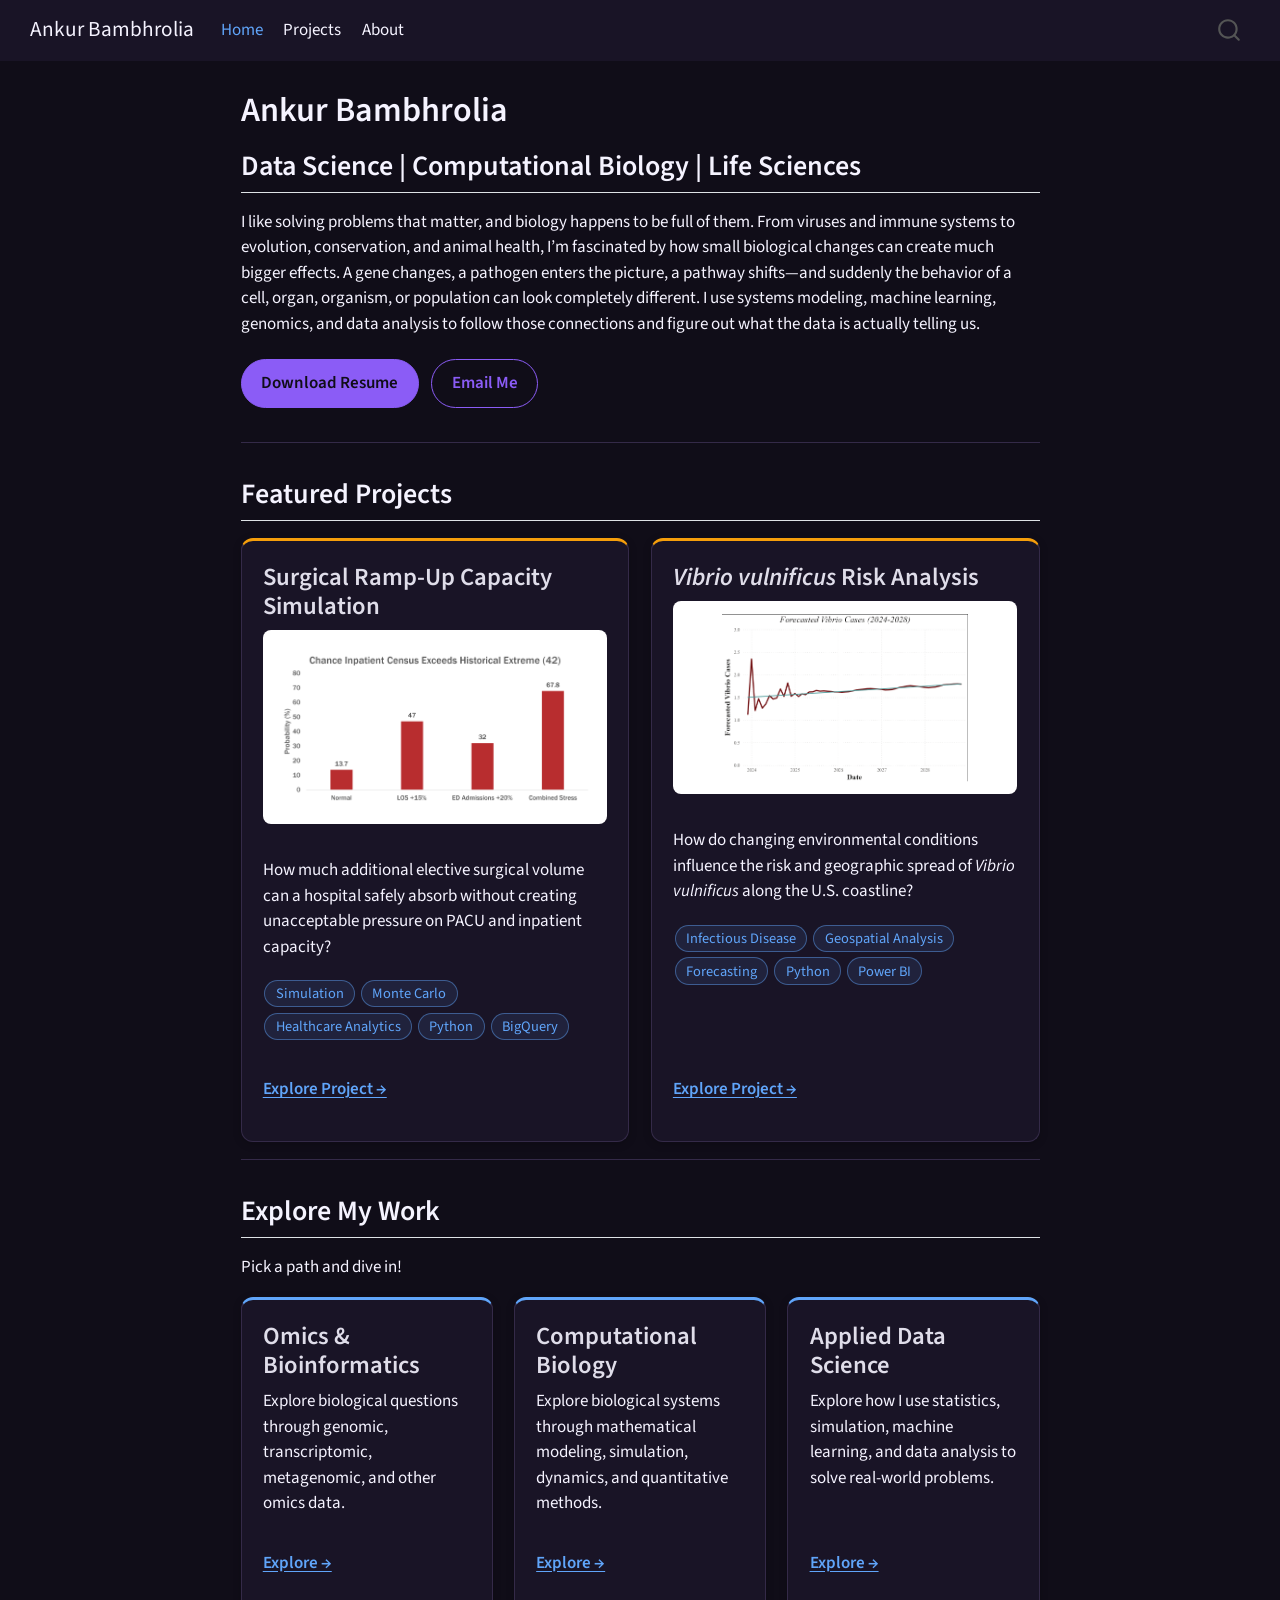
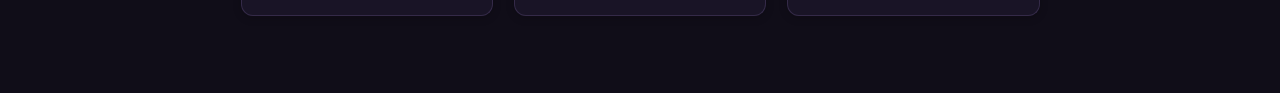
<file: index.html>
<!DOCTYPE html>
<html xmlns="http://www.w3.org/1999/xhtml" lang="en" xml:lang="en"><head>

<meta charset="utf-8">
<meta name="generator" content="quarto-1.10.18">

<meta name="viewport" content="width=device-width, initial-scale=1.0, user-scalable=yes">


<title>Ankur Bambhrolia</title>
<style>
/* Default styles provided by pandoc.
** See https://pandoc.org/MANUAL.html#variables-for-html for config info.
*/
span.smallcaps{font-variant: small-caps;}
div.columns{display: flex; gap: 1.5em;}
div.column{flex: auto;}
@media screen {
div.columns{gap: min(4vw, 1.5em);}
div.column{overflow-x: auto;}
}
div.hanging-indent{margin-left: 1.5em; text-indent: -1.5em;}
ul.task-list{list-style: none;}
ul.task-list li input[type="checkbox"] {
  width: 0.8em;
  margin: 0 0.8em 0.2em -1em; /* quarto-specific, see https://github.com/quarto-dev/quarto-cli/issues/4556 */ 
  vertical-align: middle;
}
</style>


<script src="site_libs/quarto-nav/quarto-nav.js"></script>
<script src="site_libs/quarto-nav/headroom.min.js"></script>
<script src="site_libs/clipboard/clipboard.min.js"></script>
<script src="site_libs/quarto-search/autocomplete.umd.js"></script>
<script src="site_libs/quarto-search/fuse.min.js"></script>
<script src="site_libs/quarto-search/quarto-search.js"></script>
<meta name="quarto:offset" content="./">
<script src="site_libs/quarto-html/quarto.js" type="module"></script>
<script src="site_libs/quarto-html/tabsets/tabsets.js" type="module"></script>
<script src="site_libs/quarto-html/popper.min.js"></script>
<script src="site_libs/quarto-html/tippy.umd.min.js"></script>
<script src="site_libs/quarto-html/anchor.min.js"></script>
<link href="site_libs/quarto-html/tippy.css" rel="stylesheet">
<link href="site_libs/quarto-html/quarto-syntax-highlighting-64a204ab8560d761af7679ceaba22944.css" rel="stylesheet" id="quarto-text-highlighting-styles">
<script src="site_libs/bootstrap/bootstrap.min.js"></script>
<link href="site_libs/bootstrap/bootstrap-icons.css" rel="stylesheet">
<link href="site_libs/bootstrap/bootstrap-172ba59bd5e0b52282274ba0c0cc16fc.min.css" rel="stylesheet" append-hash="true" id="quarto-bootstrap" data-mode="light">
<script id="quarto-search-options" type="application/json">{
  "location": "navbar",
  "copy-button": false,
  "collapse-after": 3,
  "panel-placement": "end",
  "type": "overlay",
  "limit": 50,
  "keyboard-shortcut": [
    "f",
    "/",
    "s"
  ],
  "show-item-context": false,
  "language": {
    "search-no-results-text": "No results",
    "search-matching-documents-text": "matching documents",
    "search-copy-link-title": "Copy link to search",
    "search-hide-matches-text": "Hide additional matches",
    "search-more-match-text": "more match in this document",
    "search-more-matches-text": "more matches in this document",
    "search-clear-button-title": "Clear",
    "search-text-placeholder": "",
    "search-detached-cancel-button-title": "Cancel",
    "search-submit-button-title": "Submit",
    "search-label": "Search"
  }
}</script>


<link rel="stylesheet" href="styles.css">
</head>

<body class="nav-fixed fullcontent quarto-light">

<div id="quarto-search-results"></div>
  <header id="quarto-header" class="headroom fixed-top">
    <nav class="navbar navbar-expand-lg " data-bs-theme="dark">
      <div class="navbar-container container-fluid">
      <div class="navbar-brand-container mx-auto">
    <a class="navbar-brand" href="./index.html">
    <span class="navbar-title">Ankur Bambhrolia</span>
    </a>
  </div>
            <div id="quarto-search" class="" title="Search"></div>
          <button class="navbar-toggler" type="button" data-bs-toggle="collapse" data-bs-target="#navbarCollapse" aria-controls="navbarCollapse" role="menu" aria-expanded="false" aria-label="Toggle navigation" onclick="if (window.quartoToggleHeadroom) { window.quartoToggleHeadroom(); }">
  <span class="navbar-toggler-icon"></span>
</button>
          <div class="collapse navbar-collapse" id="navbarCollapse">
            <ul class="navbar-nav navbar-nav-scroll me-auto">
  <li class="nav-item">
    <a class="nav-link active" href="./index.html" aria-current="page"> 
<span class="menu-text">Home</span></a>
  </li>  
  <li class="nav-item">
    <a class="nav-link" href="./projects.html"> 
<span class="menu-text">Projects</span></a>
  </li>  
  <li class="nav-item">
    <a class="nav-link" href="./about.html"> 
<span class="menu-text">About</span></a>
  </li>  
</ul>
          </div> <!-- /navcollapse -->
            <div class="quarto-navbar-tools">
</div>
      </div> <!-- /container-fluid -->
    </nav>
</header>
<!-- content -->
<div id="quarto-content" class="quarto-container page-columns page-rows-contents page-layout-article page-navbar">
<!-- sidebar -->
<!-- margin-sidebar -->
    
<!-- main -->
<main class="content" id="quarto-document-content">

<header id="title-block-header" class="quarto-title-block default">
<div class="quarto-title">
<h1 class="title">Ankur Bambhrolia</h1>
</div>



<div class="quarto-title-meta">

    
  
    
  </div>
  


</header>


<section id="data-science-computational-biology-life-sciences" class="level2">
<h2 class="anchored" data-anchor-id="data-science-computational-biology-life-sciences">Data Science | Computational Biology | Life Sciences</h2>
<p>I like solving problems that matter, and biology happens to be full of them. From viruses and immune systems to evolution, conservation, and animal health, I’m fascinated by how small biological changes can create much bigger effects. A gene changes, a pathogen enters the picture, a pathway shifts—and suddenly the behavior of a cell, organ, organism, or population can look completely different. I use systems modeling, machine learning, genomics, and data analysis to follow those connections and figure out what the data is actually telling us.</p>
<div class="hero-actions">
<p><a href="files/Ankur-Bambhrolia-Resume.pdf" class="btn btn-primary">Download Resume</a></p>
<p><a href="mailto:abambhrolia@gmail.come" class="btn btn-outline-primary">Email Me</a></p>
</div>
<hr>
</section>
<section id="featured-projects" class="level2">
<h2 class="anchored" data-anchor-id="featured-projects">Featured Projects</h2>
<div class="featured-grid">
<section id="surgical-ramp-up-capacity-simulation" class="level3 featured-card">
<h3 class="anchored" data-anchor-id="surgical-ramp-up-capacity-simulation">Surgical Ramp-Up Capacity Simulation</h3>
<p><img src="images/featured/ramp-up-stress.png" class="featured-image img-fluid" alt="Probability that inpatient census exceeds the historical extreme of 42 under normal and stressed operating conditions"></p>
<p>How much additional elective surgical volume can a hospital safely absorb without creating unacceptable pressure on PACU and inpatient capacity?</p>
<p><span class="tag">Simulation</span> <span class="tag">Monte Carlo</span> <span class="tag">Healthcare Analytics</span> <span class="tag">Python</span> <span class="tag">BigQuery</span></p>
<p><a href="./projects/surgical-ramp-up.html">Explore Project →</a></p>
</section>
<section id="vibrio-vulnificus-risk-analysis" class="level3 featured-card">
<h3 class="anchored" data-anchor-id="vibrio-vulnificus-risk-analysis"><em>Vibrio vulnificus</em> Risk Analysis</h3>
<p><img src="images/featured/vibrio-forecast.png" class="featured-image img-fluid" alt="Forecasted Vibrio vulnificus isolates from 2024 to 2028"></p>
<p>How do changing environmental conditions influence the risk and geographic spread of <em>Vibrio vulnificus</em> along the U.S. coastline?</p>
<p><span class="tag">Infectious Disease</span> <span class="tag">Geospatial Analysis</span> <span class="tag">Forecasting</span> <span class="tag">Python</span> <span class="tag">Power BI</span></p>
<p><a href="./projects/vibrio.html">Explore Project →</a></p>
</section>
</div>
<hr>
</section>
<section id="explore-my-work" class="level2">
<h2 class="anchored" data-anchor-id="explore-my-work">Explore My Work</h2>
<p>Pick a path and dive in!</p>
<div class="path-grid">
<section id="omics-bioinformatics" class="level3 path-card">
<h3 class="anchored" data-anchor-id="omics-bioinformatics">Omics &amp; Bioinformatics</h3>
<p>Explore biological questions through genomic, transcriptomic, metagenomic, and other omics data.</p>
<p><a href="./omics.html">Explore →</a></p>
</section>
<section id="computational-biology" class="level3 path-card">
<h3 class="anchored" data-anchor-id="computational-biology">Computational Biology</h3>
<p>Explore biological systems through mathematical modeling, simulation, dynamics, and quantitative methods.</p>
<p><a href="./computational-biology.html">Explore →</a></p>
</section>
<section id="applied-data-science" class="level3 path-card">
<h3 class="anchored" data-anchor-id="applied-data-science">Applied Data Science</h3>
<p>Explore how I use statistics, simulation, machine learning, and data analysis to solve real-world problems.</p>
<p><a href="./applied-data-science.html">Explore →</a></p>
</section>
</div>


</section>

</main> <!-- /main -->
<script id="quarto-html-after-body" type="application/javascript">
  window.document.addEventListener("DOMContentLoaded", function (event) {
    const icon = "";
    const anchorJS = new window.AnchorJS();
    anchorJS.options = {
      placement: 'right',
      icon: icon
    };
    anchorJS.add('.anchored');
    const isCodeAnnotation = (el) => {
      for (const clz of el.classList) {
        if (clz.startsWith('code-annotation-')) {                     
          return true;
        }
      }
      return false;
    }
    const onCopySuccess = function(e) {
      // button target
      const button = e.trigger;
      // don't keep focus
      button.blur();
      // flash "checked"
      button.classList.add('code-copy-button-checked');
      var currentTitle = button.getAttribute("title");
      button.setAttribute("title", "Copied!");
      let tooltip;
      if (window.bootstrap) {
        button.setAttribute("data-bs-toggle", "tooltip");
        button.setAttribute("data-bs-placement", "left");
        button.setAttribute("data-bs-title", "Copied!");
        tooltip = new bootstrap.Tooltip(button, 
          { trigger: "manual", 
            customClass: "code-copy-button-tooltip",
            offset: [0, -8]});
        tooltip.show();    
      }
      setTimeout(function() {
        if (tooltip) {
          tooltip.hide();
          button.removeAttribute("data-bs-title");
          button.removeAttribute("data-bs-toggle");
          button.removeAttribute("data-bs-placement");
        }
        button.setAttribute("title", currentTitle);
        button.classList.remove('code-copy-button-checked');
      }, 1000);
      // clear code selection
      e.clearSelection();
    }
    const getTextToCopy = function(trigger) {
      const outerScaffold = trigger.parentElement.cloneNode(true);
      const codeEl = outerScaffold.querySelector('code');
      for (const childEl of codeEl.children) {
        if (isCodeAnnotation(childEl)) {
          childEl.remove();
        }
      }
      return codeEl.innerText;
    }
    const clipboard = new window.ClipboardJS('.code-copy-button:not([data-in-quarto-modal])', {
      text: getTextToCopy
    });
    clipboard.on('success', onCopySuccess);
    if (window.document.getElementById('quarto-embedded-source-code-modal')) {
      const clipboardModal = new window.ClipboardJS('.code-copy-button[data-in-quarto-modal]', {
        text: getTextToCopy,
        container: window.document.getElementById('quarto-embedded-source-code-modal')
      });
      clipboardModal.on('success', onCopySuccess);
    }
      var localhostRegex = new RegExp(/^(?:http|https):\/\/localhost\:?[0-9]*\//);
      var mailtoRegex = new RegExp(/^mailto:/);
        var filterRegex = new RegExp("https:\/\/AnkurBambhrolia\.github\.io\/portfolio\/");
      var isInternal = (href) => {
          return filterRegex.test(href) || localhostRegex.test(href) || mailtoRegex.test(href);
      }
      // Inspect non-navigation links and adorn them if external
     var links = window.document.querySelectorAll('a[href]:not(.nav-link):not(.navbar-brand):not(.toc-action):not(.sidebar-link):not(.sidebar-item-toggle):not(.pagination-link):not(.no-external):not([aria-hidden]):not(.dropdown-item):not(.quarto-navigation-tool):not(.about-link)');
      for (var i=0; i<links.length; i++) {
        const link = links[i];
        if (!isInternal(link.href)) {
          // undo the damage that might have been done by quarto-nav.js in the case of
          // links that we want to consider external
          if (link.dataset.originalHref !== undefined) {
            link.href = link.dataset.originalHref;
          }
        }
      }
    function tippyHover(el, contentFn, onTriggerFn, onUntriggerFn) {
      const config = {
        allowHTML: true,
        maxWidth: 500,
        delay: 100,
        arrow: false,
        appendTo: function(el) {
            return el.parentElement;
        },
        interactive: true,
        interactiveBorder: 10,
        theme: 'quarto',
        placement: 'bottom-start',
      };
      if (contentFn) {
        config.content = contentFn;
      }
      if (onTriggerFn) {
        config.onTrigger = onTriggerFn;
      }
      if (onUntriggerFn) {
        config.onUntrigger = onUntriggerFn;
      }
      window.tippy(el, config); 
    }
    const noterefs = window.document.querySelectorAll('a[role="doc-noteref"]');
    for (var i=0; i<noterefs.length; i++) {
      const ref = noterefs[i];
      tippyHover(ref, function() {
        // use id or data attribute instead here
        let href = ref.getAttribute('data-footnote-href') || ref.getAttribute('href');
        try { href = new URL(href).hash; } catch {}
        const id = href.replace(/^#\/?/, "");
        const note = window.document.getElementById(id);
        if (note) {
          return note.innerHTML;
        } else {
          return "";
        }
      });
    }
    const xrefs = window.document.querySelectorAll('a.quarto-xref');
    const processXRef = (id, note) => {
      // Strip column container classes
      const stripColumnClz = (el) => {
        el.classList.remove("page-full", "page-columns");
        if (el.children) {
          for (const child of el.children) {
            stripColumnClz(child);
          }
        }
      }
      stripColumnClz(note)
      if (id === null || id.startsWith('sec-')) {
        // Special case sections, only their first couple elements
        const container = document.createElement("div");
        if (note.children && note.children.length > 2) {
          container.appendChild(note.children[0].cloneNode(true));
          for (let i = 1; i < note.children.length; i++) {
            const child = note.children[i];
            if (child.tagName === "P" && child.innerText === "") {
              continue;
            } else {
              container.appendChild(child.cloneNode(true));
              break;
            }
          }
          if (window.Quarto?.typesetMath) {
            window.Quarto.typesetMath(container);
          }
          return container.innerHTML
        } else {
          if (window.Quarto?.typesetMath) {
            window.Quarto.typesetMath(note);
          }
          return note.innerHTML;
        }
      } else {
        // Remove any anchor links if they are present
        const anchorLink = note.querySelector('a.anchorjs-link');
        if (anchorLink) {
          anchorLink.remove();
        }
        if (window.Quarto?.typesetMath) {
          window.Quarto.typesetMath(note);
        }
        if (note.classList.contains("callout")) {
          return note.outerHTML;
        } else {
          return note.innerHTML;
        }
      }
    }
    for (var i=0; i<xrefs.length; i++) {
      const xref = xrefs[i];
      tippyHover(xref, undefined, function(instance) {
        instance.disable();
        let url = xref.getAttribute('href');
        let hash = undefined; 
        if (url.startsWith('#')) {
          hash = url;
        } else {
          try { hash = new URL(url).hash; } catch {}
        }
        if (hash) {
          const id = hash.replace(/^#\/?/, "");
          const note = window.document.getElementById(id);
          if (note !== null) {
            try {
              const html = processXRef(id, note.cloneNode(true));
              instance.setContent(html);
            } finally {
              instance.enable();
              instance.show();
            }
          } else {
            // See if we can fetch this
            fetch(url.split('#')[0])
            .then(res => res.text())
            .then(html => {
              const parser = new DOMParser();
              const htmlDoc = parser.parseFromString(html, "text/html");
              const note = htmlDoc.getElementById(id);
              if (note !== null) {
                const html = processXRef(id, note);
                instance.setContent(html);
              } 
            }).finally(() => {
              instance.enable();
              instance.show();
            });
          }
        } else {
          // See if we can fetch a full url (with no hash to target)
          // This is a special case and we should probably do some content thinning / targeting
          fetch(url)
          .then(res => res.text())
          .then(html => {
            const parser = new DOMParser();
            const htmlDoc = parser.parseFromString(html, "text/html");
            const note = htmlDoc.querySelector('main.content');
            if (note !== null) {
              // This should only happen for chapter cross references
              // (since there is no id in the URL)
              // remove the first header
              if (note.children.length > 0 && note.children[0].tagName === "HEADER") {
                note.children[0].remove();
              }
              const html = processXRef(null, note);
              instance.setContent(html);
            } 
          }).finally(() => {
            instance.enable();
            instance.show();
          });
        }
      }, function(instance) {
      });
    }
        let selectedAnnoteEl;
        const selectorForAnnotation = ( cell, annotation) => {
          let cellAttr = 'data-code-cell="' + cell + '"';
          let lineAttr = 'data-code-annotation="' +  annotation + '"';
          const selector = 'span[' + cellAttr + '][' + lineAttr + ']';
          return selector;
        }
        const selectCodeLines = (annoteEl) => {
          const doc = window.document;
          const targetCell = annoteEl.getAttribute("data-target-cell");
          const targetAnnotation = annoteEl.getAttribute("data-target-annotation");
          const annoteSpan = window.document.querySelector(selectorForAnnotation(targetCell, targetAnnotation));
          const lines = annoteSpan.getAttribute("data-code-lines").split(",");
          const lineIds = lines.map((line) => {
            return targetCell + "-" + line;
          })
          let top = null;
          let height = null;
          let parent = null;
          if (lineIds.length > 0) {
              //compute the position of the single el (top and bottom and make a div)
              const el = window.document.getElementById(lineIds[0]);
              top = el.offsetTop;
              height = el.offsetHeight;
              parent = el.parentElement.parentElement;
            if (lineIds.length > 1) {
              const lastEl = window.document.getElementById(lineIds[lineIds.length - 1]);
              const bottom = lastEl.offsetTop + lastEl.offsetHeight;
              height = bottom - top;
            }
            if (top !== null && height !== null && parent !== null) {
              // cook up a div (if necessary) and position it 
              let div = window.document.getElementById("code-annotation-line-highlight");
              if (div === null) {
                div = window.document.createElement("div");
                div.setAttribute("id", "code-annotation-line-highlight");
                div.style.position = 'absolute';
                parent.appendChild(div);
              }
              div.style.top = top - 2 + "px";
              div.style.height = height + 4 + "px";
              div.style.left = 0;
              let gutterDiv = window.document.getElementById("code-annotation-line-highlight-gutter");
              if (gutterDiv === null) {
                gutterDiv = window.document.createElement("div");
                gutterDiv.setAttribute("id", "code-annotation-line-highlight-gutter");
                gutterDiv.style.position = 'absolute';
                const codeCell = window.document.getElementById(targetCell);
                const gutter = codeCell.querySelector('.code-annotation-gutter');
                gutter.appendChild(gutterDiv);
              }
              gutterDiv.style.top = top - 2 + "px";
              gutterDiv.style.height = height + 4 + "px";
            }
            selectedAnnoteEl = annoteEl;
          }
        };
        const unselectCodeLines = () => {
          const elementsIds = ["code-annotation-line-highlight", "code-annotation-line-highlight-gutter"];
          elementsIds.forEach((elId) => {
            const div = window.document.getElementById(elId);
            if (div) {
              div.remove();
            }
          });
          selectedAnnoteEl = undefined;
        };
          // Handle positioning of the toggle
      window.addEventListener(
        "resize",
        throttle(() => {
          elRect = undefined;
          if (selectedAnnoteEl) {
            selectCodeLines(selectedAnnoteEl);
          }
        }, 10)
      );
      function throttle(fn, ms) {
      let throttle = false;
      let timer;
        return (...args) => {
          if(!throttle) { // first call gets through
              fn.apply(this, args);
              throttle = true;
          } else { // all the others get throttled
              if(timer) clearTimeout(timer); // cancel #2
              timer = setTimeout(() => {
                fn.apply(this, args);
                timer = throttle = false;
              }, ms);
          }
        };
      }
        // Attach click handler to the DT
        const annoteDls = window.document.querySelectorAll('dt[data-target-cell]');
        for (const annoteDlNode of annoteDls) {
          annoteDlNode.addEventListener('click', (event) => {
            const clickedEl = event.target;
            if (clickedEl !== selectedAnnoteEl) {
              unselectCodeLines();
              const activeEl = window.document.querySelector('dt[data-target-cell].code-annotation-active');
              if (activeEl) {
                activeEl.classList.remove('code-annotation-active');
              }
              selectCodeLines(clickedEl);
              clickedEl.classList.add('code-annotation-active');
            } else {
              // Unselect the line
              unselectCodeLines();
              clickedEl.classList.remove('code-annotation-active');
            }
          });
        }
    const findCites = (el) => {
      const parentEl = el.parentElement;
      if (parentEl) {
        const cites = parentEl.dataset.cites;
        if (cites) {
          return {
            el,
            cites: cites.split(' ')
          };
        } else {
          return findCites(el.parentElement)
        }
      } else {
        return undefined;
      }
    };
    var bibliorefs = window.document.querySelectorAll('a[role="doc-biblioref"]');
    for (var i=0; i<bibliorefs.length; i++) {
      const ref = bibliorefs[i];
      const citeInfo = findCites(ref);
      if (citeInfo) {
        tippyHover(citeInfo.el, function() {
          var popup = window.document.createElement('div');
          citeInfo.cites.forEach(function(cite) {
            var citeDiv = window.document.createElement('div');
            citeDiv.classList.add('hanging-indent');
            citeDiv.classList.add('csl-entry');
            var biblioDiv = window.document.getElementById('ref-' + cite);
            if (biblioDiv) {
              citeDiv.innerHTML = biblioDiv.innerHTML;
            }
            popup.appendChild(citeDiv);
          });
          return popup.innerHTML;
        });
      }
    }
  });
  </script>
</div> <!-- /content -->




</body></html>
</file>
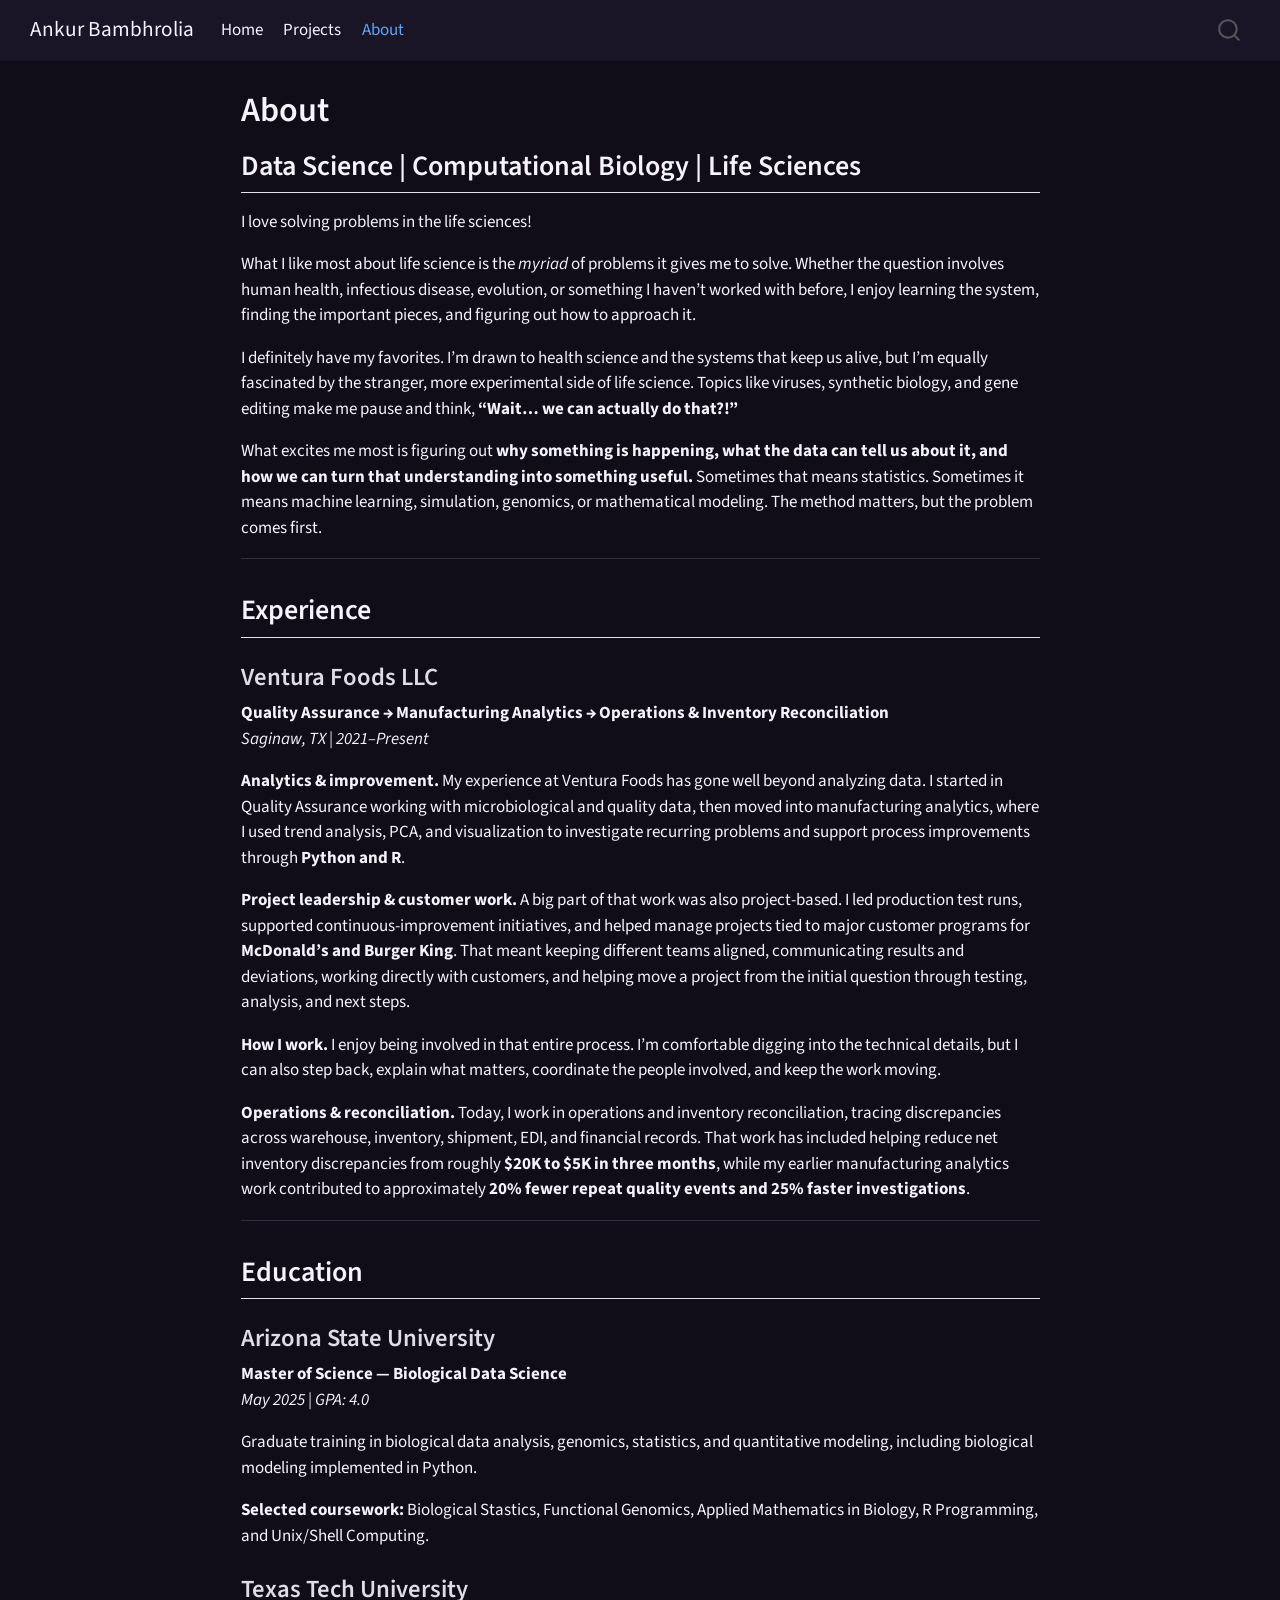
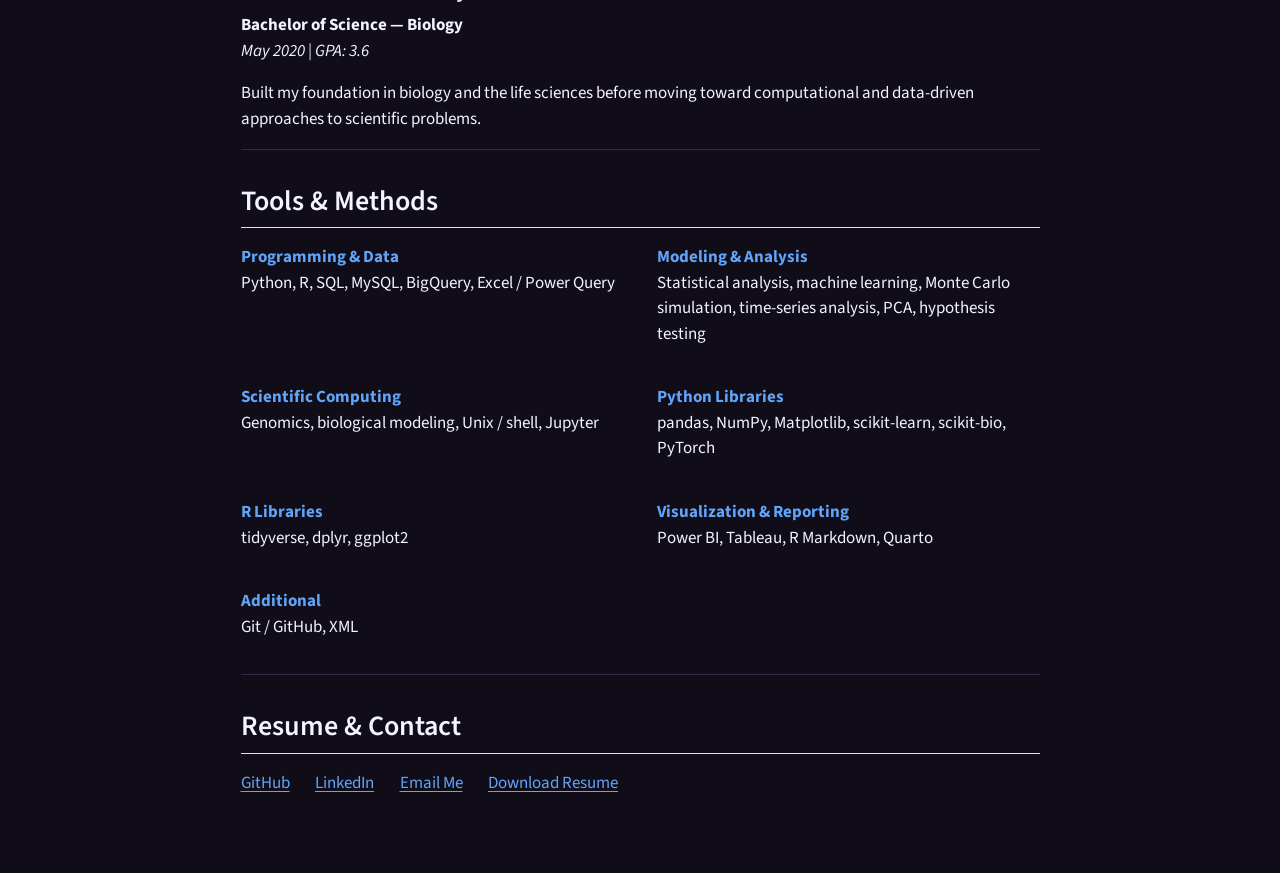
<file: about.html>
<!DOCTYPE html>
<html xmlns="http://www.w3.org/1999/xhtml" lang="en" xml:lang="en"><head>

<meta charset="utf-8">
<meta name="generator" content="quarto-1.10.18">

<meta name="viewport" content="width=device-width, initial-scale=1.0, user-scalable=yes">


<title>About – Ankur Bambhrolia</title>
<style>
/* Default styles provided by pandoc.
** See https://pandoc.org/MANUAL.html#variables-for-html for config info.
*/
span.smallcaps{font-variant: small-caps;}
div.columns{display: flex; gap: 1.5em;}
div.column{flex: auto;}
@media screen {
div.columns{gap: min(4vw, 1.5em);}
div.column{overflow-x: auto;}
}
div.hanging-indent{margin-left: 1.5em; text-indent: -1.5em;}
ul.task-list{list-style: none;}
ul.task-list li input[type="checkbox"] {
  width: 0.8em;
  margin: 0 0.8em 0.2em -1em; /* quarto-specific, see https://github.com/quarto-dev/quarto-cli/issues/4556 */ 
  vertical-align: middle;
}
</style>


<script src="site_libs/quarto-nav/quarto-nav.js"></script>
<script src="site_libs/quarto-nav/headroom.min.js"></script>
<script src="site_libs/clipboard/clipboard.min.js"></script>
<script src="site_libs/quarto-search/autocomplete.umd.js"></script>
<script src="site_libs/quarto-search/fuse.min.js"></script>
<script src="site_libs/quarto-search/quarto-search.js"></script>
<meta name="quarto:offset" content="./">
<script src="site_libs/quarto-html/quarto.js" type="module"></script>
<script src="site_libs/quarto-html/tabsets/tabsets.js" type="module"></script>
<script src="site_libs/quarto-html/popper.min.js"></script>
<script src="site_libs/quarto-html/tippy.umd.min.js"></script>
<script src="site_libs/quarto-html/anchor.min.js"></script>
<link href="site_libs/quarto-html/tippy.css" rel="stylesheet">
<link href="site_libs/quarto-html/quarto-syntax-highlighting-64a204ab8560d761af7679ceaba22944.css" rel="stylesheet" id="quarto-text-highlighting-styles">
<script src="site_libs/bootstrap/bootstrap.min.js"></script>
<link href="site_libs/bootstrap/bootstrap-icons.css" rel="stylesheet">
<link href="site_libs/bootstrap/bootstrap-172ba59bd5e0b52282274ba0c0cc16fc.min.css" rel="stylesheet" append-hash="true" id="quarto-bootstrap" data-mode="light">
<script id="quarto-search-options" type="application/json">{
  "location": "navbar",
  "copy-button": false,
  "collapse-after": 3,
  "panel-placement": "end",
  "type": "overlay",
  "limit": 50,
  "keyboard-shortcut": [
    "f",
    "/",
    "s"
  ],
  "show-item-context": false,
  "language": {
    "search-no-results-text": "No results",
    "search-matching-documents-text": "matching documents",
    "search-copy-link-title": "Copy link to search",
    "search-hide-matches-text": "Hide additional matches",
    "search-more-match-text": "more match in this document",
    "search-more-matches-text": "more matches in this document",
    "search-clear-button-title": "Clear",
    "search-text-placeholder": "",
    "search-detached-cancel-button-title": "Cancel",
    "search-submit-button-title": "Submit",
    "search-label": "Search"
  }
}</script>


<link rel="stylesheet" href="styles.css">
</head>

<body class="nav-fixed fullcontent quarto-light">

<div id="quarto-search-results"></div>
  <header id="quarto-header" class="headroom fixed-top">
    <nav class="navbar navbar-expand-lg " data-bs-theme="dark">
      <div class="navbar-container container-fluid">
      <div class="navbar-brand-container mx-auto">
    <a class="navbar-brand" href="./index.html">
    <span class="navbar-title">Ankur Bambhrolia</span>
    </a>
  </div>
            <div id="quarto-search" class="" title="Search"></div>
          <button class="navbar-toggler" type="button" data-bs-toggle="collapse" data-bs-target="#navbarCollapse" aria-controls="navbarCollapse" role="menu" aria-expanded="false" aria-label="Toggle navigation" onclick="if (window.quartoToggleHeadroom) { window.quartoToggleHeadroom(); }">
  <span class="navbar-toggler-icon"></span>
</button>
          <div class="collapse navbar-collapse" id="navbarCollapse">
            <ul class="navbar-nav navbar-nav-scroll me-auto">
  <li class="nav-item">
    <a class="nav-link" href="./index.html"> 
<span class="menu-text">Home</span></a>
  </li>  
  <li class="nav-item">
    <a class="nav-link" href="./projects.html"> 
<span class="menu-text">Projects</span></a>
  </li>  
  <li class="nav-item">
    <a class="nav-link active" href="./about.html" aria-current="page"> 
<span class="menu-text">About</span></a>
  </li>  
</ul>
          </div> <!-- /navcollapse -->
            <div class="quarto-navbar-tools">
</div>
      </div> <!-- /container-fluid -->
    </nav>
</header>
<!-- content -->
<div id="quarto-content" class="quarto-container page-columns page-rows-contents page-layout-article page-navbar">
<!-- sidebar -->
<!-- margin-sidebar -->
    
<!-- main -->
<main class="content" id="quarto-document-content">

<header id="title-block-header" class="quarto-title-block default">
<div class="quarto-title">
<h1 class="title">About</h1>
</div>



<div class="quarto-title-meta">

    
  
    
  </div>
  


</header>


<section id="data-science-computational-biology-life-sciences" class="level2">
<h2 class="anchored" data-anchor-id="data-science-computational-biology-life-sciences">Data Science | Computational Biology | Life Sciences</h2>
<p>I love solving problems in the life sciences!</p>
<p>What I like most about life science is the <em>myriad</em> of problems it gives me to solve. Whether the question involves human health, infectious disease, evolution, or something I haven’t worked with before, I enjoy learning the system, finding the important pieces, and figuring out how to approach it.</p>
<p>I definitely have my favorites. I’m drawn to health science and the systems that keep us alive, but I’m equally fascinated by the stranger, more experimental side of life science. Topics like viruses, synthetic biology, and gene editing make me pause and think, <strong>“Wait… we can actually do that?!”</strong></p>
<p>What excites me most is figuring out <strong>why something is happening, what the data can tell us about it, and how we can turn that understanding into something useful.</strong> Sometimes that means statistics. Sometimes it means machine learning, simulation, genomics, or mathematical modeling. The method matters, but the problem comes first.</p>
<hr>
</section>
<section id="experience" class="level2">
<h2 class="anchored" data-anchor-id="experience">Experience</h2>
<section id="ventura-foods-llc" class="level3">
<h3 class="anchored" data-anchor-id="ventura-foods-llc">Ventura Foods LLC</h3>
<p><strong>Quality Assurance → Manufacturing Analytics → Operations &amp; Inventory Reconciliation</strong><br>
<em>Saginaw, TX | 2021–Present</em></p>
<p><strong>Analytics &amp; improvement.</strong> My experience at Ventura Foods has gone well beyond analyzing data. I started in Quality Assurance working with microbiological and quality data, then moved into manufacturing analytics, where I used trend analysis, PCA, and visualization to investigate recurring problems and support process improvements through <strong>Python and R</strong>.</p>
<p><strong>Project leadership &amp; customer work.</strong> A big part of that work was also project-based. I led production test runs, supported continuous-improvement initiatives, and helped manage projects tied to major customer programs for <strong>McDonald’s and Burger King</strong>. That meant keeping different teams aligned, communicating results and deviations, working directly with customers, and helping move a project from the initial question through testing, analysis, and next steps.</p>
<p><strong>How I work.</strong> I enjoy being involved in that entire process. I’m comfortable digging into the technical details, but I can also step back, explain what matters, coordinate the people involved, and keep the work moving.</p>
<p><strong>Operations &amp; reconciliation.</strong> Today, I work in operations and inventory reconciliation, tracing discrepancies across warehouse, inventory, shipment, EDI, and financial records. That work has included helping reduce net inventory discrepancies from roughly <strong>$20K to $5K in three months</strong>, while my earlier manufacturing analytics work contributed to approximately <strong>20% fewer repeat quality events and 25% faster investigations</strong>.</p>
<hr>
</section>
</section>
<section id="education" class="level2">
<h2 class="anchored" data-anchor-id="education">Education</h2>
<section id="arizona-state-university" class="level3">
<h3 class="anchored" data-anchor-id="arizona-state-university">Arizona State University</h3>
<p><strong>Master of Science — Biological Data Science</strong><br>
<em>May 2025 | GPA: 4.0</em></p>
<p>Graduate training in biological data analysis, genomics, statistics, and quantitative modeling, including biological modeling implemented in Python.</p>
<p><strong>Selected coursework:</strong> Biological Stastics, Functional Genomics, Applied Mathematics in Biology, R Programming, and Unix/Shell Computing.</p>
</section>
<section id="texas-tech-university" class="level3">
<h3 class="anchored" data-anchor-id="texas-tech-university">Texas Tech University</h3>
<p><strong>Bachelor of Science — Biology</strong><br>
<em>May 2020 | GPA: 3.6</em></p>
<p>Built my foundation in biology and the life sciences before moving toward computational and data-driven approaches to scientific problems.</p>
<hr>
</section>
</section>
<section id="tools-methods" class="level2">
<h2 class="anchored" data-anchor-id="tools-methods">Tools &amp; Methods</h2>
<div class="skills-grid">
<div class="skill-group">
<p><strong>Programming &amp; Data</strong><br>
Python, R, SQL, MySQL, BigQuery, Excel / Power Query</p>
</div>
<div class="skill-group">
<p><strong>Modeling &amp; Analysis</strong><br>
Statistical analysis, machine learning, Monte Carlo simulation, time-series analysis, PCA, hypothesis testing</p>
</div>
<div class="skill-group">
<p><strong>Scientific Computing</strong><br>
Genomics, biological modeling, Unix / shell, Jupyter</p>
</div>
<div class="skill-group">
<p><strong>Python Libraries</strong><br>
pandas, NumPy, Matplotlib, scikit-learn, scikit-bio, PyTorch</p>
</div>
<div class="skill-group">
<p><strong>R Libraries</strong><br>
tidyverse, dplyr, ggplot2</p>
</div>
<div class="skill-group">
<p><strong>Visualization &amp; Reporting</strong><br>
Power BI, Tableau, R Markdown, Quarto</p>
</div>
<div class="skill-group">
<p><strong>Additional</strong><br>
Git / GitHub, XML</p>
</div>
</div>
<hr>
</section>
<section id="resume-contact" class="level2">
<h2 class="anchored" data-anchor-id="resume-contact">Resume &amp; Contact</h2>
<div class="contact-links">
<p><a href="YOUR-GITHUB">GitHub</a></p>
<p><a href="YOUR-LINKEDIN">LinkedIn</a></p>
<p><a href="mailto:YOUR-EMAIL">Email Me</a></p>
<p><a href="files/Ankur-Bambhrolia-Resume.pdf">Download Resume</a></p>
</div>


</section>

</main> <!-- /main -->
<script id="quarto-html-after-body" type="application/javascript">
  window.document.addEventListener("DOMContentLoaded", function (event) {
    const icon = "";
    const anchorJS = new window.AnchorJS();
    anchorJS.options = {
      placement: 'right',
      icon: icon
    };
    anchorJS.add('.anchored');
    const isCodeAnnotation = (el) => {
      for (const clz of el.classList) {
        if (clz.startsWith('code-annotation-')) {                     
          return true;
        }
      }
      return false;
    }
    const onCopySuccess = function(e) {
      // button target
      const button = e.trigger;
      // don't keep focus
      button.blur();
      // flash "checked"
      button.classList.add('code-copy-button-checked');
      var currentTitle = button.getAttribute("title");
      button.setAttribute("title", "Copied!");
      let tooltip;
      if (window.bootstrap) {
        button.setAttribute("data-bs-toggle", "tooltip");
        button.setAttribute("data-bs-placement", "left");
        button.setAttribute("data-bs-title", "Copied!");
        tooltip = new bootstrap.Tooltip(button, 
          { trigger: "manual", 
            customClass: "code-copy-button-tooltip",
            offset: [0, -8]});
        tooltip.show();    
      }
      setTimeout(function() {
        if (tooltip) {
          tooltip.hide();
          button.removeAttribute("data-bs-title");
          button.removeAttribute("data-bs-toggle");
          button.removeAttribute("data-bs-placement");
        }
        button.setAttribute("title", currentTitle);
        button.classList.remove('code-copy-button-checked');
      }, 1000);
      // clear code selection
      e.clearSelection();
    }
    const getTextToCopy = function(trigger) {
      const outerScaffold = trigger.parentElement.cloneNode(true);
      const codeEl = outerScaffold.querySelector('code');
      for (const childEl of codeEl.children) {
        if (isCodeAnnotation(childEl)) {
          childEl.remove();
        }
      }
      return codeEl.innerText;
    }
    const clipboard = new window.ClipboardJS('.code-copy-button:not([data-in-quarto-modal])', {
      text: getTextToCopy
    });
    clipboard.on('success', onCopySuccess);
    if (window.document.getElementById('quarto-embedded-source-code-modal')) {
      const clipboardModal = new window.ClipboardJS('.code-copy-button[data-in-quarto-modal]', {
        text: getTextToCopy,
        container: window.document.getElementById('quarto-embedded-source-code-modal')
      });
      clipboardModal.on('success', onCopySuccess);
    }
      var localhostRegex = new RegExp(/^(?:http|https):\/\/localhost\:?[0-9]*\//);
      var mailtoRegex = new RegExp(/^mailto:/);
        var filterRegex = new RegExp("https:\/\/AnkurBambhrolia\.github\.io\/portfolio\/");
      var isInternal = (href) => {
          return filterRegex.test(href) || localhostRegex.test(href) || mailtoRegex.test(href);
      }
      // Inspect non-navigation links and adorn them if external
     var links = window.document.querySelectorAll('a[href]:not(.nav-link):not(.navbar-brand):not(.toc-action):not(.sidebar-link):not(.sidebar-item-toggle):not(.pagination-link):not(.no-external):not([aria-hidden]):not(.dropdown-item):not(.quarto-navigation-tool):not(.about-link)');
      for (var i=0; i<links.length; i++) {
        const link = links[i];
        if (!isInternal(link.href)) {
          // undo the damage that might have been done by quarto-nav.js in the case of
          // links that we want to consider external
          if (link.dataset.originalHref !== undefined) {
            link.href = link.dataset.originalHref;
          }
        }
      }
    function tippyHover(el, contentFn, onTriggerFn, onUntriggerFn) {
      const config = {
        allowHTML: true,
        maxWidth: 500,
        delay: 100,
        arrow: false,
        appendTo: function(el) {
            return el.parentElement;
        },
        interactive: true,
        interactiveBorder: 10,
        theme: 'quarto',
        placement: 'bottom-start',
      };
      if (contentFn) {
        config.content = contentFn;
      }
      if (onTriggerFn) {
        config.onTrigger = onTriggerFn;
      }
      if (onUntriggerFn) {
        config.onUntrigger = onUntriggerFn;
      }
      window.tippy(el, config); 
    }
    const noterefs = window.document.querySelectorAll('a[role="doc-noteref"]');
    for (var i=0; i<noterefs.length; i++) {
      const ref = noterefs[i];
      tippyHover(ref, function() {
        // use id or data attribute instead here
        let href = ref.getAttribute('data-footnote-href') || ref.getAttribute('href');
        try { href = new URL(href).hash; } catch {}
        const id = href.replace(/^#\/?/, "");
        const note = window.document.getElementById(id);
        if (note) {
          return note.innerHTML;
        } else {
          return "";
        }
      });
    }
    const xrefs = window.document.querySelectorAll('a.quarto-xref');
    const processXRef = (id, note) => {
      // Strip column container classes
      const stripColumnClz = (el) => {
        el.classList.remove("page-full", "page-columns");
        if (el.children) {
          for (const child of el.children) {
            stripColumnClz(child);
          }
        }
      }
      stripColumnClz(note)
      if (id === null || id.startsWith('sec-')) {
        // Special case sections, only their first couple elements
        const container = document.createElement("div");
        if (note.children && note.children.length > 2) {
          container.appendChild(note.children[0].cloneNode(true));
          for (let i = 1; i < note.children.length; i++) {
            const child = note.children[i];
            if (child.tagName === "P" && child.innerText === "") {
              continue;
            } else {
              container.appendChild(child.cloneNode(true));
              break;
            }
          }
          if (window.Quarto?.typesetMath) {
            window.Quarto.typesetMath(container);
          }
          return container.innerHTML
        } else {
          if (window.Quarto?.typesetMath) {
            window.Quarto.typesetMath(note);
          }
          return note.innerHTML;
        }
      } else {
        // Remove any anchor links if they are present
        const anchorLink = note.querySelector('a.anchorjs-link');
        if (anchorLink) {
          anchorLink.remove();
        }
        if (window.Quarto?.typesetMath) {
          window.Quarto.typesetMath(note);
        }
        if (note.classList.contains("callout")) {
          return note.outerHTML;
        } else {
          return note.innerHTML;
        }
      }
    }
    for (var i=0; i<xrefs.length; i++) {
      const xref = xrefs[i];
      tippyHover(xref, undefined, function(instance) {
        instance.disable();
        let url = xref.getAttribute('href');
        let hash = undefined; 
        if (url.startsWith('#')) {
          hash = url;
        } else {
          try { hash = new URL(url).hash; } catch {}
        }
        if (hash) {
          const id = hash.replace(/^#\/?/, "");
          const note = window.document.getElementById(id);
          if (note !== null) {
            try {
              const html = processXRef(id, note.cloneNode(true));
              instance.setContent(html);
            } finally {
              instance.enable();
              instance.show();
            }
          } else {
            // See if we can fetch this
            fetch(url.split('#')[0])
            .then(res => res.text())
            .then(html => {
              const parser = new DOMParser();
              const htmlDoc = parser.parseFromString(html, "text/html");
              const note = htmlDoc.getElementById(id);
              if (note !== null) {
                const html = processXRef(id, note);
                instance.setContent(html);
              } 
            }).finally(() => {
              instance.enable();
              instance.show();
            });
          }
        } else {
          // See if we can fetch a full url (with no hash to target)
          // This is a special case and we should probably do some content thinning / targeting
          fetch(url)
          .then(res => res.text())
          .then(html => {
            const parser = new DOMParser();
            const htmlDoc = parser.parseFromString(html, "text/html");
            const note = htmlDoc.querySelector('main.content');
            if (note !== null) {
              // This should only happen for chapter cross references
              // (since there is no id in the URL)
              // remove the first header
              if (note.children.length > 0 && note.children[0].tagName === "HEADER") {
                note.children[0].remove();
              }
              const html = processXRef(null, note);
              instance.setContent(html);
            } 
          }).finally(() => {
            instance.enable();
            instance.show();
          });
        }
      }, function(instance) {
      });
    }
        let selectedAnnoteEl;
        const selectorForAnnotation = ( cell, annotation) => {
          let cellAttr = 'data-code-cell="' + cell + '"';
          let lineAttr = 'data-code-annotation="' +  annotation + '"';
          const selector = 'span[' + cellAttr + '][' + lineAttr + ']';
          return selector;
        }
        const selectCodeLines = (annoteEl) => {
          const doc = window.document;
          const targetCell = annoteEl.getAttribute("data-target-cell");
          const targetAnnotation = annoteEl.getAttribute("data-target-annotation");
          const annoteSpan = window.document.querySelector(selectorForAnnotation(targetCell, targetAnnotation));
          const lines = annoteSpan.getAttribute("data-code-lines").split(",");
          const lineIds = lines.map((line) => {
            return targetCell + "-" + line;
          })
          let top = null;
          let height = null;
          let parent = null;
          if (lineIds.length > 0) {
              //compute the position of the single el (top and bottom and make a div)
              const el = window.document.getElementById(lineIds[0]);
              top = el.offsetTop;
              height = el.offsetHeight;
              parent = el.parentElement.parentElement;
            if (lineIds.length > 1) {
              const lastEl = window.document.getElementById(lineIds[lineIds.length - 1]);
              const bottom = lastEl.offsetTop + lastEl.offsetHeight;
              height = bottom - top;
            }
            if (top !== null && height !== null && parent !== null) {
              // cook up a div (if necessary) and position it 
              let div = window.document.getElementById("code-annotation-line-highlight");
              if (div === null) {
                div = window.document.createElement("div");
                div.setAttribute("id", "code-annotation-line-highlight");
                div.style.position = 'absolute';
                parent.appendChild(div);
              }
              div.style.top = top - 2 + "px";
              div.style.height = height + 4 + "px";
              div.style.left = 0;
              let gutterDiv = window.document.getElementById("code-annotation-line-highlight-gutter");
              if (gutterDiv === null) {
                gutterDiv = window.document.createElement("div");
                gutterDiv.setAttribute("id", "code-annotation-line-highlight-gutter");
                gutterDiv.style.position = 'absolute';
                const codeCell = window.document.getElementById(targetCell);
                const gutter = codeCell.querySelector('.code-annotation-gutter');
                gutter.appendChild(gutterDiv);
              }
              gutterDiv.style.top = top - 2 + "px";
              gutterDiv.style.height = height + 4 + "px";
            }
            selectedAnnoteEl = annoteEl;
          }
        };
        const unselectCodeLines = () => {
          const elementsIds = ["code-annotation-line-highlight", "code-annotation-line-highlight-gutter"];
          elementsIds.forEach((elId) => {
            const div = window.document.getElementById(elId);
            if (div) {
              div.remove();
            }
          });
          selectedAnnoteEl = undefined;
        };
          // Handle positioning of the toggle
      window.addEventListener(
        "resize",
        throttle(() => {
          elRect = undefined;
          if (selectedAnnoteEl) {
            selectCodeLines(selectedAnnoteEl);
          }
        }, 10)
      );
      function throttle(fn, ms) {
      let throttle = false;
      let timer;
        return (...args) => {
          if(!throttle) { // first call gets through
              fn.apply(this, args);
              throttle = true;
          } else { // all the others get throttled
              if(timer) clearTimeout(timer); // cancel #2
              timer = setTimeout(() => {
                fn.apply(this, args);
                timer = throttle = false;
              }, ms);
          }
        };
      }
        // Attach click handler to the DT
        const annoteDls = window.document.querySelectorAll('dt[data-target-cell]');
        for (const annoteDlNode of annoteDls) {
          annoteDlNode.addEventListener('click', (event) => {
            const clickedEl = event.target;
            if (clickedEl !== selectedAnnoteEl) {
              unselectCodeLines();
              const activeEl = window.document.querySelector('dt[data-target-cell].code-annotation-active');
              if (activeEl) {
                activeEl.classList.remove('code-annotation-active');
              }
              selectCodeLines(clickedEl);
              clickedEl.classList.add('code-annotation-active');
            } else {
              // Unselect the line
              unselectCodeLines();
              clickedEl.classList.remove('code-annotation-active');
            }
          });
        }
    const findCites = (el) => {
      const parentEl = el.parentElement;
      if (parentEl) {
        const cites = parentEl.dataset.cites;
        if (cites) {
          return {
            el,
            cites: cites.split(' ')
          };
        } else {
          return findCites(el.parentElement)
        }
      } else {
        return undefined;
      }
    };
    var bibliorefs = window.document.querySelectorAll('a[role="doc-biblioref"]');
    for (var i=0; i<bibliorefs.length; i++) {
      const ref = bibliorefs[i];
      const citeInfo = findCites(ref);
      if (citeInfo) {
        tippyHover(citeInfo.el, function() {
          var popup = window.document.createElement('div');
          citeInfo.cites.forEach(function(cite) {
            var citeDiv = window.document.createElement('div');
            citeDiv.classList.add('hanging-indent');
            citeDiv.classList.add('csl-entry');
            var biblioDiv = window.document.getElementById('ref-' + cite);
            if (biblioDiv) {
              citeDiv.innerHTML = biblioDiv.innerHTML;
            }
            popup.appendChild(citeDiv);
          });
          return popup.innerHTML;
        });
      }
    }
  });
  </script>
</div> <!-- /content -->




</body></html>
</file>
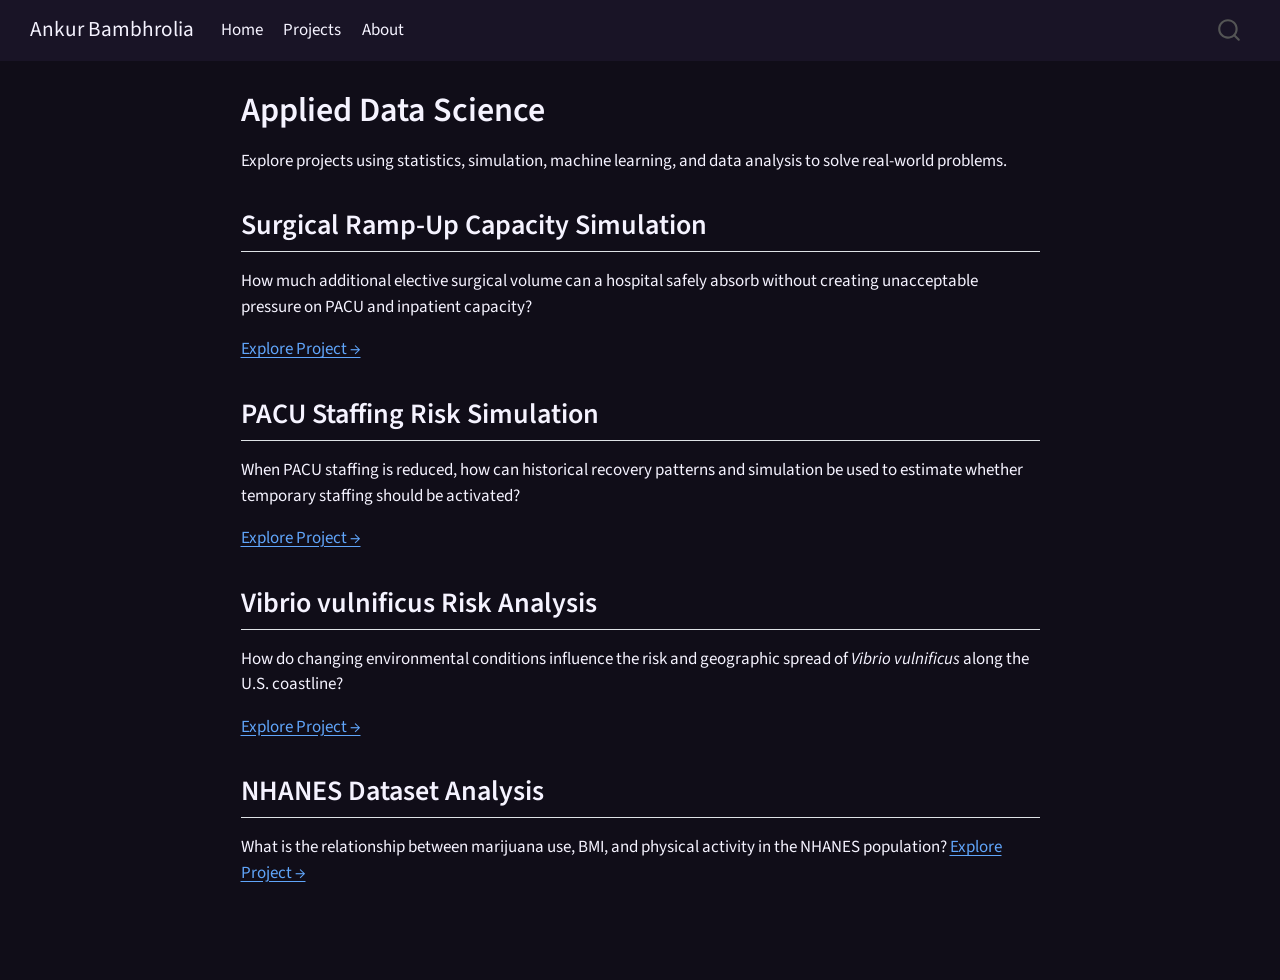
<file: applied-data-science.html>
<!DOCTYPE html>
<html xmlns="http://www.w3.org/1999/xhtml" lang="en" xml:lang="en"><head>

<meta charset="utf-8">
<meta name="generator" content="quarto-1.10.18">

<meta name="viewport" content="width=device-width, initial-scale=1.0, user-scalable=yes">


<title>Applied Data Science – Ankur Bambhrolia</title>
<style>
/* Default styles provided by pandoc.
** See https://pandoc.org/MANUAL.html#variables-for-html for config info.
*/
span.smallcaps{font-variant: small-caps;}
div.columns{display: flex; gap: 1.5em;}
div.column{flex: auto;}
@media screen {
div.columns{gap: min(4vw, 1.5em);}
div.column{overflow-x: auto;}
}
div.hanging-indent{margin-left: 1.5em; text-indent: -1.5em;}
ul.task-list{list-style: none;}
ul.task-list li input[type="checkbox"] {
  width: 0.8em;
  margin: 0 0.8em 0.2em -1em; /* quarto-specific, see https://github.com/quarto-dev/quarto-cli/issues/4556 */ 
  vertical-align: middle;
}
</style>


<script src="site_libs/quarto-nav/quarto-nav.js"></script>
<script src="site_libs/quarto-nav/headroom.min.js"></script>
<script src="site_libs/clipboard/clipboard.min.js"></script>
<script src="site_libs/quarto-search/autocomplete.umd.js"></script>
<script src="site_libs/quarto-search/fuse.min.js"></script>
<script src="site_libs/quarto-search/quarto-search.js"></script>
<meta name="quarto:offset" content="./">
<script src="site_libs/quarto-html/quarto.js" type="module"></script>
<script src="site_libs/quarto-html/tabsets/tabsets.js" type="module"></script>
<script src="site_libs/quarto-html/popper.min.js"></script>
<script src="site_libs/quarto-html/tippy.umd.min.js"></script>
<script src="site_libs/quarto-html/anchor.min.js"></script>
<link href="site_libs/quarto-html/tippy.css" rel="stylesheet">
<link href="site_libs/quarto-html/quarto-syntax-highlighting-64a204ab8560d761af7679ceaba22944.css" rel="stylesheet" id="quarto-text-highlighting-styles">
<script src="site_libs/bootstrap/bootstrap.min.js"></script>
<link href="site_libs/bootstrap/bootstrap-icons.css" rel="stylesheet">
<link href="site_libs/bootstrap/bootstrap-172ba59bd5e0b52282274ba0c0cc16fc.min.css" rel="stylesheet" append-hash="true" id="quarto-bootstrap" data-mode="light">
<script id="quarto-search-options" type="application/json">{
  "location": "navbar",
  "copy-button": false,
  "collapse-after": 3,
  "panel-placement": "end",
  "type": "overlay",
  "limit": 50,
  "keyboard-shortcut": [
    "f",
    "/",
    "s"
  ],
  "show-item-context": false,
  "language": {
    "search-no-results-text": "No results",
    "search-matching-documents-text": "matching documents",
    "search-copy-link-title": "Copy link to search",
    "search-hide-matches-text": "Hide additional matches",
    "search-more-match-text": "more match in this document",
    "search-more-matches-text": "more matches in this document",
    "search-clear-button-title": "Clear",
    "search-text-placeholder": "",
    "search-detached-cancel-button-title": "Cancel",
    "search-submit-button-title": "Submit",
    "search-label": "Search"
  }
}</script>


<link rel="stylesheet" href="styles.css">
</head>

<body class="nav-fixed fullcontent quarto-light">

<div id="quarto-search-results"></div>
  <header id="quarto-header" class="headroom fixed-top">
    <nav class="navbar navbar-expand-lg " data-bs-theme="dark">
      <div class="navbar-container container-fluid">
      <div class="navbar-brand-container mx-auto">
    <a class="navbar-brand" href="./index.html">
    <span class="navbar-title">Ankur Bambhrolia</span>
    </a>
  </div>
            <div id="quarto-search" class="" title="Search"></div>
          <button class="navbar-toggler" type="button" data-bs-toggle="collapse" data-bs-target="#navbarCollapse" aria-controls="navbarCollapse" role="menu" aria-expanded="false" aria-label="Toggle navigation" onclick="if (window.quartoToggleHeadroom) { window.quartoToggleHeadroom(); }">
  <span class="navbar-toggler-icon"></span>
</button>
          <div class="collapse navbar-collapse" id="navbarCollapse">
            <ul class="navbar-nav navbar-nav-scroll me-auto">
  <li class="nav-item">
    <a class="nav-link" href="./index.html"> 
<span class="menu-text">Home</span></a>
  </li>  
  <li class="nav-item">
    <a class="nav-link" href="./projects.html"> 
<span class="menu-text">Projects</span></a>
  </li>  
  <li class="nav-item">
    <a class="nav-link" href="./about.html"> 
<span class="menu-text">About</span></a>
  </li>  
</ul>
          </div> <!-- /navcollapse -->
            <div class="quarto-navbar-tools">
</div>
      </div> <!-- /container-fluid -->
    </nav>
</header>
<!-- content -->
<div id="quarto-content" class="quarto-container page-columns page-rows-contents page-layout-article page-navbar">
<!-- sidebar -->
<!-- margin-sidebar -->
    
<!-- main -->
<main class="content" id="quarto-document-content">

<header id="title-block-header" class="quarto-title-block default">
<div class="quarto-title">
<h1 class="title">Applied Data Science</h1>
</div>



<div class="quarto-title-meta">

    
  
    
  </div>
  


</header>


<p>Explore projects using statistics, simulation, machine learning, and data analysis to solve real-world problems.</p>
<section id="surgical-ramp-up-capacity-simulation" class="level2">
<h2 class="anchored" data-anchor-id="surgical-ramp-up-capacity-simulation">Surgical Ramp-Up Capacity Simulation</h2>
<p>How much additional elective surgical volume can a hospital safely absorb without creating unacceptable pressure on PACU and inpatient capacity?</p>
<p><a href="./projects/surgical-ramp-up.html">Explore Project →</a></p>
</section>
<section id="pacu-staffing-risk-simulation" class="level2">
<h2 class="anchored" data-anchor-id="pacu-staffing-risk-simulation">PACU Staffing Risk Simulation</h2>
<p>When PACU staffing is reduced, how can historical recovery patterns and simulation be used to estimate whether temporary staffing should be activated?</p>
<p><a href="./projects/pacu-staffing-risk.html">Explore Project →</a></p>
</section>
<section id="vibrio-vulnificus-risk-analysis" class="level2">
<h2 class="anchored" data-anchor-id="vibrio-vulnificus-risk-analysis">Vibrio vulnificus Risk Analysis</h2>
<p>How do changing environmental conditions influence the risk and geographic spread of <em>Vibrio vulnificus</em> along the U.S. coastline?</p>
<p><a href="./projects/vibrio.html">Explore Project →</a></p>
</section>
<section id="nhanes-dataset-analysis" class="level2">
<h2 class="anchored" data-anchor-id="nhanes-dataset-analysis">NHANES Dataset Analysis</h2>
<p>What is the relationship between marijuana use, BMI, and physical activity in the NHANES population? <a href="./projects/nhanes.html">Explore Project →</a></p>


</section>

</main> <!-- /main -->
<script id="quarto-html-after-body" type="application/javascript">
  window.document.addEventListener("DOMContentLoaded", function (event) {
    const icon = "";
    const anchorJS = new window.AnchorJS();
    anchorJS.options = {
      placement: 'right',
      icon: icon
    };
    anchorJS.add('.anchored');
    const isCodeAnnotation = (el) => {
      for (const clz of el.classList) {
        if (clz.startsWith('code-annotation-')) {                     
          return true;
        }
      }
      return false;
    }
    const onCopySuccess = function(e) {
      // button target
      const button = e.trigger;
      // don't keep focus
      button.blur();
      // flash "checked"
      button.classList.add('code-copy-button-checked');
      var currentTitle = button.getAttribute("title");
      button.setAttribute("title", "Copied!");
      let tooltip;
      if (window.bootstrap) {
        button.setAttribute("data-bs-toggle", "tooltip");
        button.setAttribute("data-bs-placement", "left");
        button.setAttribute("data-bs-title", "Copied!");
        tooltip = new bootstrap.Tooltip(button, 
          { trigger: "manual", 
            customClass: "code-copy-button-tooltip",
            offset: [0, -8]});
        tooltip.show();    
      }
      setTimeout(function() {
        if (tooltip) {
          tooltip.hide();
          button.removeAttribute("data-bs-title");
          button.removeAttribute("data-bs-toggle");
          button.removeAttribute("data-bs-placement");
        }
        button.setAttribute("title", currentTitle);
        button.classList.remove('code-copy-button-checked');
      }, 1000);
      // clear code selection
      e.clearSelection();
    }
    const getTextToCopy = function(trigger) {
      const outerScaffold = trigger.parentElement.cloneNode(true);
      const codeEl = outerScaffold.querySelector('code');
      for (const childEl of codeEl.children) {
        if (isCodeAnnotation(childEl)) {
          childEl.remove();
        }
      }
      return codeEl.innerText;
    }
    const clipboard = new window.ClipboardJS('.code-copy-button:not([data-in-quarto-modal])', {
      text: getTextToCopy
    });
    clipboard.on('success', onCopySuccess);
    if (window.document.getElementById('quarto-embedded-source-code-modal')) {
      const clipboardModal = new window.ClipboardJS('.code-copy-button[data-in-quarto-modal]', {
        text: getTextToCopy,
        container: window.document.getElementById('quarto-embedded-source-code-modal')
      });
      clipboardModal.on('success', onCopySuccess);
    }
      var localhostRegex = new RegExp(/^(?:http|https):\/\/localhost\:?[0-9]*\//);
      var mailtoRegex = new RegExp(/^mailto:/);
        var filterRegex = new RegExp("https:\/\/AnkurBambhrolia\.github\.io\/portfolio\/");
      var isInternal = (href) => {
          return filterRegex.test(href) || localhostRegex.test(href) || mailtoRegex.test(href);
      }
      // Inspect non-navigation links and adorn them if external
     var links = window.document.querySelectorAll('a[href]:not(.nav-link):not(.navbar-brand):not(.toc-action):not(.sidebar-link):not(.sidebar-item-toggle):not(.pagination-link):not(.no-external):not([aria-hidden]):not(.dropdown-item):not(.quarto-navigation-tool):not(.about-link)');
      for (var i=0; i<links.length; i++) {
        const link = links[i];
        if (!isInternal(link.href)) {
          // undo the damage that might have been done by quarto-nav.js in the case of
          // links that we want to consider external
          if (link.dataset.originalHref !== undefined) {
            link.href = link.dataset.originalHref;
          }
        }
      }
    function tippyHover(el, contentFn, onTriggerFn, onUntriggerFn) {
      const config = {
        allowHTML: true,
        maxWidth: 500,
        delay: 100,
        arrow: false,
        appendTo: function(el) {
            return el.parentElement;
        },
        interactive: true,
        interactiveBorder: 10,
        theme: 'quarto',
        placement: 'bottom-start',
      };
      if (contentFn) {
        config.content = contentFn;
      }
      if (onTriggerFn) {
        config.onTrigger = onTriggerFn;
      }
      if (onUntriggerFn) {
        config.onUntrigger = onUntriggerFn;
      }
      window.tippy(el, config); 
    }
    const noterefs = window.document.querySelectorAll('a[role="doc-noteref"]');
    for (var i=0; i<noterefs.length; i++) {
      const ref = noterefs[i];
      tippyHover(ref, function() {
        // use id or data attribute instead here
        let href = ref.getAttribute('data-footnote-href') || ref.getAttribute('href');
        try { href = new URL(href).hash; } catch {}
        const id = href.replace(/^#\/?/, "");
        const note = window.document.getElementById(id);
        if (note) {
          return note.innerHTML;
        } else {
          return "";
        }
      });
    }
    const xrefs = window.document.querySelectorAll('a.quarto-xref');
    const processXRef = (id, note) => {
      // Strip column container classes
      const stripColumnClz = (el) => {
        el.classList.remove("page-full", "page-columns");
        if (el.children) {
          for (const child of el.children) {
            stripColumnClz(child);
          }
        }
      }
      stripColumnClz(note)
      if (id === null || id.startsWith('sec-')) {
        // Special case sections, only their first couple elements
        const container = document.createElement("div");
        if (note.children && note.children.length > 2) {
          container.appendChild(note.children[0].cloneNode(true));
          for (let i = 1; i < note.children.length; i++) {
            const child = note.children[i];
            if (child.tagName === "P" && child.innerText === "") {
              continue;
            } else {
              container.appendChild(child.cloneNode(true));
              break;
            }
          }
          if (window.Quarto?.typesetMath) {
            window.Quarto.typesetMath(container);
          }
          return container.innerHTML
        } else {
          if (window.Quarto?.typesetMath) {
            window.Quarto.typesetMath(note);
          }
          return note.innerHTML;
        }
      } else {
        // Remove any anchor links if they are present
        const anchorLink = note.querySelector('a.anchorjs-link');
        if (anchorLink) {
          anchorLink.remove();
        }
        if (window.Quarto?.typesetMath) {
          window.Quarto.typesetMath(note);
        }
        if (note.classList.contains("callout")) {
          return note.outerHTML;
        } else {
          return note.innerHTML;
        }
      }
    }
    for (var i=0; i<xrefs.length; i++) {
      const xref = xrefs[i];
      tippyHover(xref, undefined, function(instance) {
        instance.disable();
        let url = xref.getAttribute('href');
        let hash = undefined; 
        if (url.startsWith('#')) {
          hash = url;
        } else {
          try { hash = new URL(url).hash; } catch {}
        }
        if (hash) {
          const id = hash.replace(/^#\/?/, "");
          const note = window.document.getElementById(id);
          if (note !== null) {
            try {
              const html = processXRef(id, note.cloneNode(true));
              instance.setContent(html);
            } finally {
              instance.enable();
              instance.show();
            }
          } else {
            // See if we can fetch this
            fetch(url.split('#')[0])
            .then(res => res.text())
            .then(html => {
              const parser = new DOMParser();
              const htmlDoc = parser.parseFromString(html, "text/html");
              const note = htmlDoc.getElementById(id);
              if (note !== null) {
                const html = processXRef(id, note);
                instance.setContent(html);
              } 
            }).finally(() => {
              instance.enable();
              instance.show();
            });
          }
        } else {
          // See if we can fetch a full url (with no hash to target)
          // This is a special case and we should probably do some content thinning / targeting
          fetch(url)
          .then(res => res.text())
          .then(html => {
            const parser = new DOMParser();
            const htmlDoc = parser.parseFromString(html, "text/html");
            const note = htmlDoc.querySelector('main.content');
            if (note !== null) {
              // This should only happen for chapter cross references
              // (since there is no id in the URL)
              // remove the first header
              if (note.children.length > 0 && note.children[0].tagName === "HEADER") {
                note.children[0].remove();
              }
              const html = processXRef(null, note);
              instance.setContent(html);
            } 
          }).finally(() => {
            instance.enable();
            instance.show();
          });
        }
      }, function(instance) {
      });
    }
        let selectedAnnoteEl;
        const selectorForAnnotation = ( cell, annotation) => {
          let cellAttr = 'data-code-cell="' + cell + '"';
          let lineAttr = 'data-code-annotation="' +  annotation + '"';
          const selector = 'span[' + cellAttr + '][' + lineAttr + ']';
          return selector;
        }
        const selectCodeLines = (annoteEl) => {
          const doc = window.document;
          const targetCell = annoteEl.getAttribute("data-target-cell");
          const targetAnnotation = annoteEl.getAttribute("data-target-annotation");
          const annoteSpan = window.document.querySelector(selectorForAnnotation(targetCell, targetAnnotation));
          const lines = annoteSpan.getAttribute("data-code-lines").split(",");
          const lineIds = lines.map((line) => {
            return targetCell + "-" + line;
          })
          let top = null;
          let height = null;
          let parent = null;
          if (lineIds.length > 0) {
              //compute the position of the single el (top and bottom and make a div)
              const el = window.document.getElementById(lineIds[0]);
              top = el.offsetTop;
              height = el.offsetHeight;
              parent = el.parentElement.parentElement;
            if (lineIds.length > 1) {
              const lastEl = window.document.getElementById(lineIds[lineIds.length - 1]);
              const bottom = lastEl.offsetTop + lastEl.offsetHeight;
              height = bottom - top;
            }
            if (top !== null && height !== null && parent !== null) {
              // cook up a div (if necessary) and position it 
              let div = window.document.getElementById("code-annotation-line-highlight");
              if (div === null) {
                div = window.document.createElement("div");
                div.setAttribute("id", "code-annotation-line-highlight");
                div.style.position = 'absolute';
                parent.appendChild(div);
              }
              div.style.top = top - 2 + "px";
              div.style.height = height + 4 + "px";
              div.style.left = 0;
              let gutterDiv = window.document.getElementById("code-annotation-line-highlight-gutter");
              if (gutterDiv === null) {
                gutterDiv = window.document.createElement("div");
                gutterDiv.setAttribute("id", "code-annotation-line-highlight-gutter");
                gutterDiv.style.position = 'absolute';
                const codeCell = window.document.getElementById(targetCell);
                const gutter = codeCell.querySelector('.code-annotation-gutter');
                gutter.appendChild(gutterDiv);
              }
              gutterDiv.style.top = top - 2 + "px";
              gutterDiv.style.height = height + 4 + "px";
            }
            selectedAnnoteEl = annoteEl;
          }
        };
        const unselectCodeLines = () => {
          const elementsIds = ["code-annotation-line-highlight", "code-annotation-line-highlight-gutter"];
          elementsIds.forEach((elId) => {
            const div = window.document.getElementById(elId);
            if (div) {
              div.remove();
            }
          });
          selectedAnnoteEl = undefined;
        };
          // Handle positioning of the toggle
      window.addEventListener(
        "resize",
        throttle(() => {
          elRect = undefined;
          if (selectedAnnoteEl) {
            selectCodeLines(selectedAnnoteEl);
          }
        }, 10)
      );
      function throttle(fn, ms) {
      let throttle = false;
      let timer;
        return (...args) => {
          if(!throttle) { // first call gets through
              fn.apply(this, args);
              throttle = true;
          } else { // all the others get throttled
              if(timer) clearTimeout(timer); // cancel #2
              timer = setTimeout(() => {
                fn.apply(this, args);
                timer = throttle = false;
              }, ms);
          }
        };
      }
        // Attach click handler to the DT
        const annoteDls = window.document.querySelectorAll('dt[data-target-cell]');
        for (const annoteDlNode of annoteDls) {
          annoteDlNode.addEventListener('click', (event) => {
            const clickedEl = event.target;
            if (clickedEl !== selectedAnnoteEl) {
              unselectCodeLines();
              const activeEl = window.document.querySelector('dt[data-target-cell].code-annotation-active');
              if (activeEl) {
                activeEl.classList.remove('code-annotation-active');
              }
              selectCodeLines(clickedEl);
              clickedEl.classList.add('code-annotation-active');
            } else {
              // Unselect the line
              unselectCodeLines();
              clickedEl.classList.remove('code-annotation-active');
            }
          });
        }
    const findCites = (el) => {
      const parentEl = el.parentElement;
      if (parentEl) {
        const cites = parentEl.dataset.cites;
        if (cites) {
          return {
            el,
            cites: cites.split(' ')
          };
        } else {
          return findCites(el.parentElement)
        }
      } else {
        return undefined;
      }
    };
    var bibliorefs = window.document.querySelectorAll('a[role="doc-biblioref"]');
    for (var i=0; i<bibliorefs.length; i++) {
      const ref = bibliorefs[i];
      const citeInfo = findCites(ref);
      if (citeInfo) {
        tippyHover(citeInfo.el, function() {
          var popup = window.document.createElement('div');
          citeInfo.cites.forEach(function(cite) {
            var citeDiv = window.document.createElement('div');
            citeDiv.classList.add('hanging-indent');
            citeDiv.classList.add('csl-entry');
            var biblioDiv = window.document.getElementById('ref-' + cite);
            if (biblioDiv) {
              citeDiv.innerHTML = biblioDiv.innerHTML;
            }
            popup.appendChild(citeDiv);
          });
          return popup.innerHTML;
        });
      }
    }
  });
  </script>
</div> <!-- /content -->




</body></html>
</file>
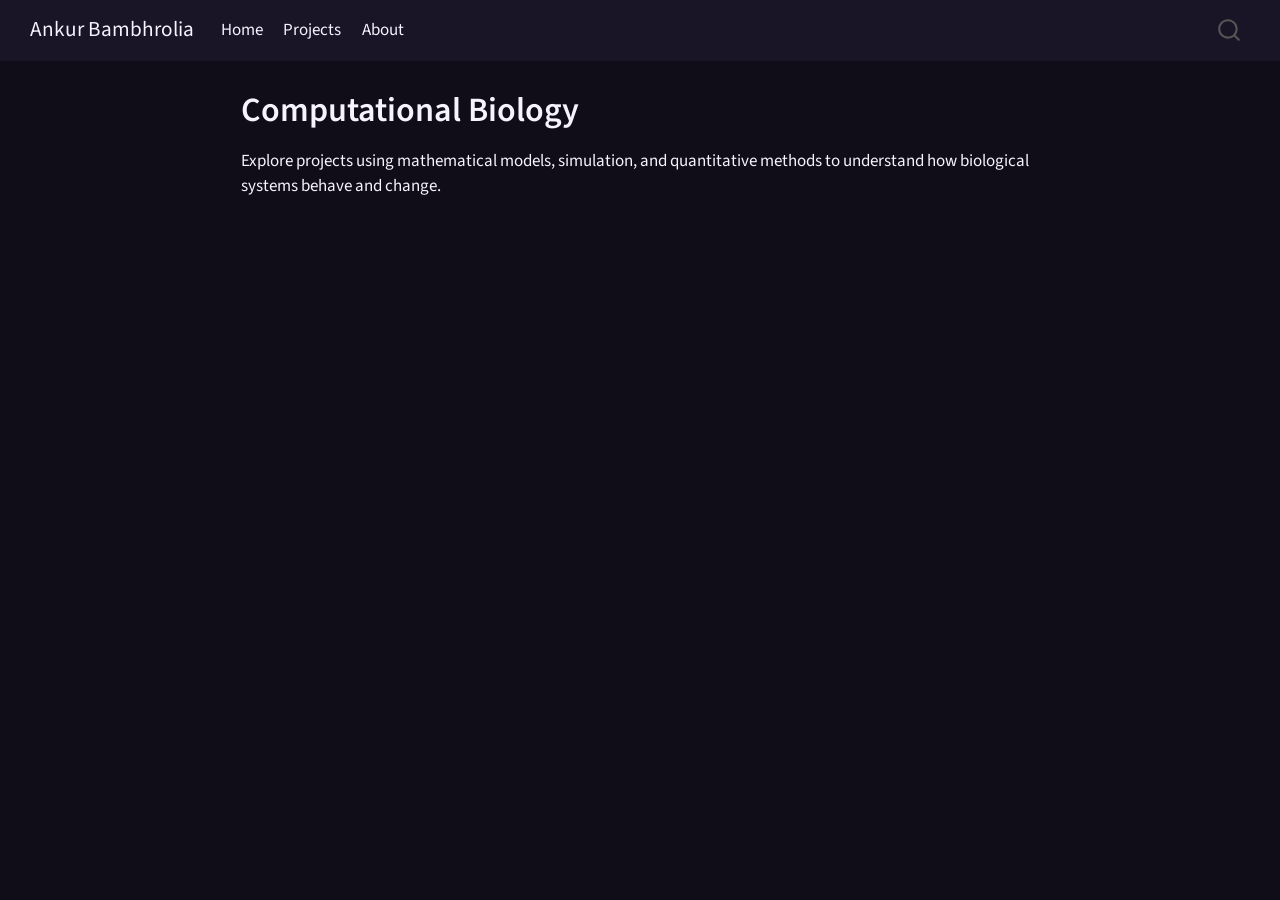
<file: computational-biology.html>
<!DOCTYPE html>
<html xmlns="http://www.w3.org/1999/xhtml" lang="en" xml:lang="en"><head>

<meta charset="utf-8">
<meta name="generator" content="quarto-1.10.18">

<meta name="viewport" content="width=device-width, initial-scale=1.0, user-scalable=yes">


<title>Computational Biology – Ankur Bambhrolia</title>
<style>
/* Default styles provided by pandoc.
** See https://pandoc.org/MANUAL.html#variables-for-html for config info.
*/
span.smallcaps{font-variant: small-caps;}
div.columns{display: flex; gap: 1.5em;}
div.column{flex: auto;}
@media screen {
div.columns{gap: min(4vw, 1.5em);}
div.column{overflow-x: auto;}
}
div.hanging-indent{margin-left: 1.5em; text-indent: -1.5em;}
ul.task-list{list-style: none;}
ul.task-list li input[type="checkbox"] {
  width: 0.8em;
  margin: 0 0.8em 0.2em -1em; /* quarto-specific, see https://github.com/quarto-dev/quarto-cli/issues/4556 */ 
  vertical-align: middle;
}
</style>


<script src="site_libs/quarto-nav/quarto-nav.js"></script>
<script src="site_libs/quarto-nav/headroom.min.js"></script>
<script src="site_libs/clipboard/clipboard.min.js"></script>
<script src="site_libs/quarto-search/autocomplete.umd.js"></script>
<script src="site_libs/quarto-search/fuse.min.js"></script>
<script src="site_libs/quarto-search/quarto-search.js"></script>
<meta name="quarto:offset" content="./">
<script src="site_libs/quarto-html/quarto.js" type="module"></script>
<script src="site_libs/quarto-html/tabsets/tabsets.js" type="module"></script>
<script src="site_libs/quarto-html/popper.min.js"></script>
<script src="site_libs/quarto-html/tippy.umd.min.js"></script>
<script src="site_libs/quarto-html/anchor.min.js"></script>
<link href="site_libs/quarto-html/tippy.css" rel="stylesheet">
<link href="site_libs/quarto-html/quarto-syntax-highlighting-64a204ab8560d761af7679ceaba22944.css" rel="stylesheet" id="quarto-text-highlighting-styles">
<script src="site_libs/bootstrap/bootstrap.min.js"></script>
<link href="site_libs/bootstrap/bootstrap-icons.css" rel="stylesheet">
<link href="site_libs/bootstrap/bootstrap-172ba59bd5e0b52282274ba0c0cc16fc.min.css" rel="stylesheet" append-hash="true" id="quarto-bootstrap" data-mode="light">
<script id="quarto-search-options" type="application/json">{
  "location": "navbar",
  "copy-button": false,
  "collapse-after": 3,
  "panel-placement": "end",
  "type": "overlay",
  "limit": 50,
  "keyboard-shortcut": [
    "f",
    "/",
    "s"
  ],
  "show-item-context": false,
  "language": {
    "search-no-results-text": "No results",
    "search-matching-documents-text": "matching documents",
    "search-copy-link-title": "Copy link to search",
    "search-hide-matches-text": "Hide additional matches",
    "search-more-match-text": "more match in this document",
    "search-more-matches-text": "more matches in this document",
    "search-clear-button-title": "Clear",
    "search-text-placeholder": "",
    "search-detached-cancel-button-title": "Cancel",
    "search-submit-button-title": "Submit",
    "search-label": "Search"
  }
}</script>


<link rel="stylesheet" href="styles.css">
</head>

<body class="nav-fixed fullcontent quarto-light">

<div id="quarto-search-results"></div>
  <header id="quarto-header" class="headroom fixed-top">
    <nav class="navbar navbar-expand-lg " data-bs-theme="dark">
      <div class="navbar-container container-fluid">
      <div class="navbar-brand-container mx-auto">
    <a class="navbar-brand" href="./index.html">
    <span class="navbar-title">Ankur Bambhrolia</span>
    </a>
  </div>
            <div id="quarto-search" class="" title="Search"></div>
          <button class="navbar-toggler" type="button" data-bs-toggle="collapse" data-bs-target="#navbarCollapse" aria-controls="navbarCollapse" role="menu" aria-expanded="false" aria-label="Toggle navigation" onclick="if (window.quartoToggleHeadroom) { window.quartoToggleHeadroom(); }">
  <span class="navbar-toggler-icon"></span>
</button>
          <div class="collapse navbar-collapse" id="navbarCollapse">
            <ul class="navbar-nav navbar-nav-scroll me-auto">
  <li class="nav-item">
    <a class="nav-link" href="./index.html"> 
<span class="menu-text">Home</span></a>
  </li>  
  <li class="nav-item">
    <a class="nav-link" href="./projects.html"> 
<span class="menu-text">Projects</span></a>
  </li>  
  <li class="nav-item">
    <a class="nav-link" href="./about.html"> 
<span class="menu-text">About</span></a>
  </li>  
</ul>
          </div> <!-- /navcollapse -->
            <div class="quarto-navbar-tools">
</div>
      </div> <!-- /container-fluid -->
    </nav>
</header>
<!-- content -->
<div id="quarto-content" class="quarto-container page-columns page-rows-contents page-layout-article page-navbar">
<!-- sidebar -->
<!-- margin-sidebar -->
    
<!-- main -->
<main class="content" id="quarto-document-content">

<header id="title-block-header" class="quarto-title-block default">
<div class="quarto-title">
<h1 class="title">Computational Biology</h1>
</div>



<div class="quarto-title-meta">

    
  
    
  </div>
  


</header>


<p>Explore projects using mathematical models, simulation, and quantitative methods to understand how biological systems behave and change.</p>



</main> <!-- /main -->
<script id="quarto-html-after-body" type="application/javascript">
  window.document.addEventListener("DOMContentLoaded", function (event) {
    const icon = "";
    const anchorJS = new window.AnchorJS();
    anchorJS.options = {
      placement: 'right',
      icon: icon
    };
    anchorJS.add('.anchored');
    const isCodeAnnotation = (el) => {
      for (const clz of el.classList) {
        if (clz.startsWith('code-annotation-')) {                     
          return true;
        }
      }
      return false;
    }
    const onCopySuccess = function(e) {
      // button target
      const button = e.trigger;
      // don't keep focus
      button.blur();
      // flash "checked"
      button.classList.add('code-copy-button-checked');
      var currentTitle = button.getAttribute("title");
      button.setAttribute("title", "Copied!");
      let tooltip;
      if (window.bootstrap) {
        button.setAttribute("data-bs-toggle", "tooltip");
        button.setAttribute("data-bs-placement", "left");
        button.setAttribute("data-bs-title", "Copied!");
        tooltip = new bootstrap.Tooltip(button, 
          { trigger: "manual", 
            customClass: "code-copy-button-tooltip",
            offset: [0, -8]});
        tooltip.show();    
      }
      setTimeout(function() {
        if (tooltip) {
          tooltip.hide();
          button.removeAttribute("data-bs-title");
          button.removeAttribute("data-bs-toggle");
          button.removeAttribute("data-bs-placement");
        }
        button.setAttribute("title", currentTitle);
        button.classList.remove('code-copy-button-checked');
      }, 1000);
      // clear code selection
      e.clearSelection();
    }
    const getTextToCopy = function(trigger) {
      const outerScaffold = trigger.parentElement.cloneNode(true);
      const codeEl = outerScaffold.querySelector('code');
      for (const childEl of codeEl.children) {
        if (isCodeAnnotation(childEl)) {
          childEl.remove();
        }
      }
      return codeEl.innerText;
    }
    const clipboard = new window.ClipboardJS('.code-copy-button:not([data-in-quarto-modal])', {
      text: getTextToCopy
    });
    clipboard.on('success', onCopySuccess);
    if (window.document.getElementById('quarto-embedded-source-code-modal')) {
      const clipboardModal = new window.ClipboardJS('.code-copy-button[data-in-quarto-modal]', {
        text: getTextToCopy,
        container: window.document.getElementById('quarto-embedded-source-code-modal')
      });
      clipboardModal.on('success', onCopySuccess);
    }
      var localhostRegex = new RegExp(/^(?:http|https):\/\/localhost\:?[0-9]*\//);
      var mailtoRegex = new RegExp(/^mailto:/);
        var filterRegex = new RegExp("https:\/\/AnkurBambhrolia\.github\.io\/portfolio\/");
      var isInternal = (href) => {
          return filterRegex.test(href) || localhostRegex.test(href) || mailtoRegex.test(href);
      }
      // Inspect non-navigation links and adorn them if external
     var links = window.document.querySelectorAll('a[href]:not(.nav-link):not(.navbar-brand):not(.toc-action):not(.sidebar-link):not(.sidebar-item-toggle):not(.pagination-link):not(.no-external):not([aria-hidden]):not(.dropdown-item):not(.quarto-navigation-tool):not(.about-link)');
      for (var i=0; i<links.length; i++) {
        const link = links[i];
        if (!isInternal(link.href)) {
          // undo the damage that might have been done by quarto-nav.js in the case of
          // links that we want to consider external
          if (link.dataset.originalHref !== undefined) {
            link.href = link.dataset.originalHref;
          }
        }
      }
    function tippyHover(el, contentFn, onTriggerFn, onUntriggerFn) {
      const config = {
        allowHTML: true,
        maxWidth: 500,
        delay: 100,
        arrow: false,
        appendTo: function(el) {
            return el.parentElement;
        },
        interactive: true,
        interactiveBorder: 10,
        theme: 'quarto',
        placement: 'bottom-start',
      };
      if (contentFn) {
        config.content = contentFn;
      }
      if (onTriggerFn) {
        config.onTrigger = onTriggerFn;
      }
      if (onUntriggerFn) {
        config.onUntrigger = onUntriggerFn;
      }
      window.tippy(el, config); 
    }
    const noterefs = window.document.querySelectorAll('a[role="doc-noteref"]');
    for (var i=0; i<noterefs.length; i++) {
      const ref = noterefs[i];
      tippyHover(ref, function() {
        // use id or data attribute instead here
        let href = ref.getAttribute('data-footnote-href') || ref.getAttribute('href');
        try { href = new URL(href).hash; } catch {}
        const id = href.replace(/^#\/?/, "");
        const note = window.document.getElementById(id);
        if (note) {
          return note.innerHTML;
        } else {
          return "";
        }
      });
    }
    const xrefs = window.document.querySelectorAll('a.quarto-xref');
    const processXRef = (id, note) => {
      // Strip column container classes
      const stripColumnClz = (el) => {
        el.classList.remove("page-full", "page-columns");
        if (el.children) {
          for (const child of el.children) {
            stripColumnClz(child);
          }
        }
      }
      stripColumnClz(note)
      if (id === null || id.startsWith('sec-')) {
        // Special case sections, only their first couple elements
        const container = document.createElement("div");
        if (note.children && note.children.length > 2) {
          container.appendChild(note.children[0].cloneNode(true));
          for (let i = 1; i < note.children.length; i++) {
            const child = note.children[i];
            if (child.tagName === "P" && child.innerText === "") {
              continue;
            } else {
              container.appendChild(child.cloneNode(true));
              break;
            }
          }
          if (window.Quarto?.typesetMath) {
            window.Quarto.typesetMath(container);
          }
          return container.innerHTML
        } else {
          if (window.Quarto?.typesetMath) {
            window.Quarto.typesetMath(note);
          }
          return note.innerHTML;
        }
      } else {
        // Remove any anchor links if they are present
        const anchorLink = note.querySelector('a.anchorjs-link');
        if (anchorLink) {
          anchorLink.remove();
        }
        if (window.Quarto?.typesetMath) {
          window.Quarto.typesetMath(note);
        }
        if (note.classList.contains("callout")) {
          return note.outerHTML;
        } else {
          return note.innerHTML;
        }
      }
    }
    for (var i=0; i<xrefs.length; i++) {
      const xref = xrefs[i];
      tippyHover(xref, undefined, function(instance) {
        instance.disable();
        let url = xref.getAttribute('href');
        let hash = undefined; 
        if (url.startsWith('#')) {
          hash = url;
        } else {
          try { hash = new URL(url).hash; } catch {}
        }
        if (hash) {
          const id = hash.replace(/^#\/?/, "");
          const note = window.document.getElementById(id);
          if (note !== null) {
            try {
              const html = processXRef(id, note.cloneNode(true));
              instance.setContent(html);
            } finally {
              instance.enable();
              instance.show();
            }
          } else {
            // See if we can fetch this
            fetch(url.split('#')[0])
            .then(res => res.text())
            .then(html => {
              const parser = new DOMParser();
              const htmlDoc = parser.parseFromString(html, "text/html");
              const note = htmlDoc.getElementById(id);
              if (note !== null) {
                const html = processXRef(id, note);
                instance.setContent(html);
              } 
            }).finally(() => {
              instance.enable();
              instance.show();
            });
          }
        } else {
          // See if we can fetch a full url (with no hash to target)
          // This is a special case and we should probably do some content thinning / targeting
          fetch(url)
          .then(res => res.text())
          .then(html => {
            const parser = new DOMParser();
            const htmlDoc = parser.parseFromString(html, "text/html");
            const note = htmlDoc.querySelector('main.content');
            if (note !== null) {
              // This should only happen for chapter cross references
              // (since there is no id in the URL)
              // remove the first header
              if (note.children.length > 0 && note.children[0].tagName === "HEADER") {
                note.children[0].remove();
              }
              const html = processXRef(null, note);
              instance.setContent(html);
            } 
          }).finally(() => {
            instance.enable();
            instance.show();
          });
        }
      }, function(instance) {
      });
    }
        let selectedAnnoteEl;
        const selectorForAnnotation = ( cell, annotation) => {
          let cellAttr = 'data-code-cell="' + cell + '"';
          let lineAttr = 'data-code-annotation="' +  annotation + '"';
          const selector = 'span[' + cellAttr + '][' + lineAttr + ']';
          return selector;
        }
        const selectCodeLines = (annoteEl) => {
          const doc = window.document;
          const targetCell = annoteEl.getAttribute("data-target-cell");
          const targetAnnotation = annoteEl.getAttribute("data-target-annotation");
          const annoteSpan = window.document.querySelector(selectorForAnnotation(targetCell, targetAnnotation));
          const lines = annoteSpan.getAttribute("data-code-lines").split(",");
          const lineIds = lines.map((line) => {
            return targetCell + "-" + line;
          })
          let top = null;
          let height = null;
          let parent = null;
          if (lineIds.length > 0) {
              //compute the position of the single el (top and bottom and make a div)
              const el = window.document.getElementById(lineIds[0]);
              top = el.offsetTop;
              height = el.offsetHeight;
              parent = el.parentElement.parentElement;
            if (lineIds.length > 1) {
              const lastEl = window.document.getElementById(lineIds[lineIds.length - 1]);
              const bottom = lastEl.offsetTop + lastEl.offsetHeight;
              height = bottom - top;
            }
            if (top !== null && height !== null && parent !== null) {
              // cook up a div (if necessary) and position it 
              let div = window.document.getElementById("code-annotation-line-highlight");
              if (div === null) {
                div = window.document.createElement("div");
                div.setAttribute("id", "code-annotation-line-highlight");
                div.style.position = 'absolute';
                parent.appendChild(div);
              }
              div.style.top = top - 2 + "px";
              div.style.height = height + 4 + "px";
              div.style.left = 0;
              let gutterDiv = window.document.getElementById("code-annotation-line-highlight-gutter");
              if (gutterDiv === null) {
                gutterDiv = window.document.createElement("div");
                gutterDiv.setAttribute("id", "code-annotation-line-highlight-gutter");
                gutterDiv.style.position = 'absolute';
                const codeCell = window.document.getElementById(targetCell);
                const gutter = codeCell.querySelector('.code-annotation-gutter');
                gutter.appendChild(gutterDiv);
              }
              gutterDiv.style.top = top - 2 + "px";
              gutterDiv.style.height = height + 4 + "px";
            }
            selectedAnnoteEl = annoteEl;
          }
        };
        const unselectCodeLines = () => {
          const elementsIds = ["code-annotation-line-highlight", "code-annotation-line-highlight-gutter"];
          elementsIds.forEach((elId) => {
            const div = window.document.getElementById(elId);
            if (div) {
              div.remove();
            }
          });
          selectedAnnoteEl = undefined;
        };
          // Handle positioning of the toggle
      window.addEventListener(
        "resize",
        throttle(() => {
          elRect = undefined;
          if (selectedAnnoteEl) {
            selectCodeLines(selectedAnnoteEl);
          }
        }, 10)
      );
      function throttle(fn, ms) {
      let throttle = false;
      let timer;
        return (...args) => {
          if(!throttle) { // first call gets through
              fn.apply(this, args);
              throttle = true;
          } else { // all the others get throttled
              if(timer) clearTimeout(timer); // cancel #2
              timer = setTimeout(() => {
                fn.apply(this, args);
                timer = throttle = false;
              }, ms);
          }
        };
      }
        // Attach click handler to the DT
        const annoteDls = window.document.querySelectorAll('dt[data-target-cell]');
        for (const annoteDlNode of annoteDls) {
          annoteDlNode.addEventListener('click', (event) => {
            const clickedEl = event.target;
            if (clickedEl !== selectedAnnoteEl) {
              unselectCodeLines();
              const activeEl = window.document.querySelector('dt[data-target-cell].code-annotation-active');
              if (activeEl) {
                activeEl.classList.remove('code-annotation-active');
              }
              selectCodeLines(clickedEl);
              clickedEl.classList.add('code-annotation-active');
            } else {
              // Unselect the line
              unselectCodeLines();
              clickedEl.classList.remove('code-annotation-active');
            }
          });
        }
    const findCites = (el) => {
      const parentEl = el.parentElement;
      if (parentEl) {
        const cites = parentEl.dataset.cites;
        if (cites) {
          return {
            el,
            cites: cites.split(' ')
          };
        } else {
          return findCites(el.parentElement)
        }
      } else {
        return undefined;
      }
    };
    var bibliorefs = window.document.querySelectorAll('a[role="doc-biblioref"]');
    for (var i=0; i<bibliorefs.length; i++) {
      const ref = bibliorefs[i];
      const citeInfo = findCites(ref);
      if (citeInfo) {
        tippyHover(citeInfo.el, function() {
          var popup = window.document.createElement('div');
          citeInfo.cites.forEach(function(cite) {
            var citeDiv = window.document.createElement('div');
            citeDiv.classList.add('hanging-indent');
            citeDiv.classList.add('csl-entry');
            var biblioDiv = window.document.getElementById('ref-' + cite);
            if (biblioDiv) {
              citeDiv.innerHTML = biblioDiv.innerHTML;
            }
            popup.appendChild(citeDiv);
          });
          return popup.innerHTML;
        });
      }
    }
  });
  </script>
</div> <!-- /content -->




</body></html>
</file>
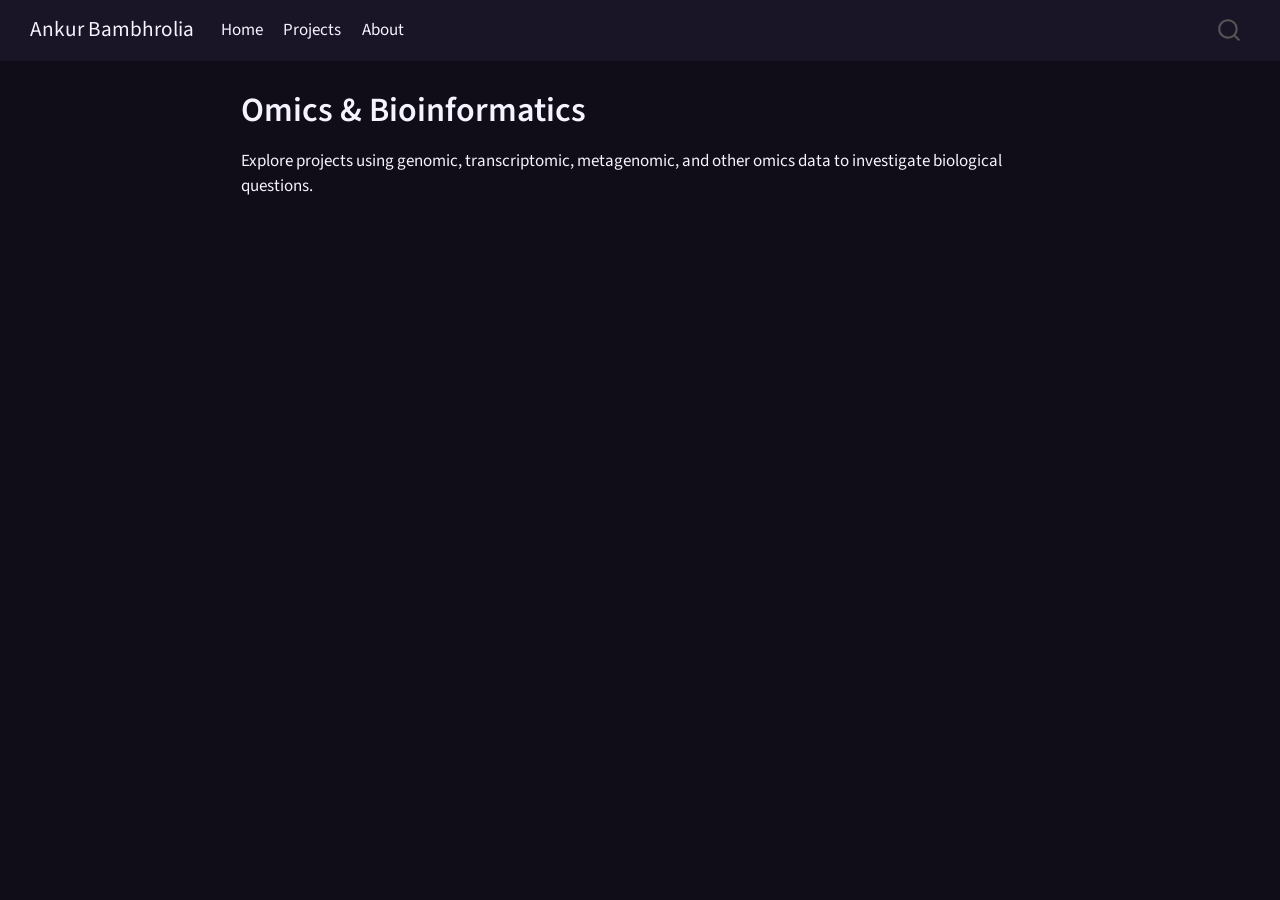
<file: omics.html>
<!DOCTYPE html>
<html xmlns="http://www.w3.org/1999/xhtml" lang="en" xml:lang="en"><head>

<meta charset="utf-8">
<meta name="generator" content="quarto-1.10.18">

<meta name="viewport" content="width=device-width, initial-scale=1.0, user-scalable=yes">


<title>Omics &amp; Bioinformatics – Ankur Bambhrolia</title>
<style>
/* Default styles provided by pandoc.
** See https://pandoc.org/MANUAL.html#variables-for-html for config info.
*/
span.smallcaps{font-variant: small-caps;}
div.columns{display: flex; gap: 1.5em;}
div.column{flex: auto;}
@media screen {
div.columns{gap: min(4vw, 1.5em);}
div.column{overflow-x: auto;}
}
div.hanging-indent{margin-left: 1.5em; text-indent: -1.5em;}
ul.task-list{list-style: none;}
ul.task-list li input[type="checkbox"] {
  width: 0.8em;
  margin: 0 0.8em 0.2em -1em; /* quarto-specific, see https://github.com/quarto-dev/quarto-cli/issues/4556 */ 
  vertical-align: middle;
}
</style>


<script src="site_libs/quarto-nav/quarto-nav.js"></script>
<script src="site_libs/quarto-nav/headroom.min.js"></script>
<script src="site_libs/clipboard/clipboard.min.js"></script>
<script src="site_libs/quarto-search/autocomplete.umd.js"></script>
<script src="site_libs/quarto-search/fuse.min.js"></script>
<script src="site_libs/quarto-search/quarto-search.js"></script>
<meta name="quarto:offset" content="./">
<script src="site_libs/quarto-html/quarto.js" type="module"></script>
<script src="site_libs/quarto-html/tabsets/tabsets.js" type="module"></script>
<script src="site_libs/quarto-html/popper.min.js"></script>
<script src="site_libs/quarto-html/tippy.umd.min.js"></script>
<script src="site_libs/quarto-html/anchor.min.js"></script>
<link href="site_libs/quarto-html/tippy.css" rel="stylesheet">
<link href="site_libs/quarto-html/quarto-syntax-highlighting-64a204ab8560d761af7679ceaba22944.css" rel="stylesheet" id="quarto-text-highlighting-styles">
<script src="site_libs/bootstrap/bootstrap.min.js"></script>
<link href="site_libs/bootstrap/bootstrap-icons.css" rel="stylesheet">
<link href="site_libs/bootstrap/bootstrap-172ba59bd5e0b52282274ba0c0cc16fc.min.css" rel="stylesheet" append-hash="true" id="quarto-bootstrap" data-mode="light">
<script id="quarto-search-options" type="application/json">{
  "location": "navbar",
  "copy-button": false,
  "collapse-after": 3,
  "panel-placement": "end",
  "type": "overlay",
  "limit": 50,
  "keyboard-shortcut": [
    "f",
    "/",
    "s"
  ],
  "show-item-context": false,
  "language": {
    "search-no-results-text": "No results",
    "search-matching-documents-text": "matching documents",
    "search-copy-link-title": "Copy link to search",
    "search-hide-matches-text": "Hide additional matches",
    "search-more-match-text": "more match in this document",
    "search-more-matches-text": "more matches in this document",
    "search-clear-button-title": "Clear",
    "search-text-placeholder": "",
    "search-detached-cancel-button-title": "Cancel",
    "search-submit-button-title": "Submit",
    "search-label": "Search"
  }
}</script>


<link rel="stylesheet" href="styles.css">
</head>

<body class="nav-fixed fullcontent quarto-light">

<div id="quarto-search-results"></div>
  <header id="quarto-header" class="headroom fixed-top">
    <nav class="navbar navbar-expand-lg " data-bs-theme="dark">
      <div class="navbar-container container-fluid">
      <div class="navbar-brand-container mx-auto">
    <a class="navbar-brand" href="./index.html">
    <span class="navbar-title">Ankur Bambhrolia</span>
    </a>
  </div>
            <div id="quarto-search" class="" title="Search"></div>
          <button class="navbar-toggler" type="button" data-bs-toggle="collapse" data-bs-target="#navbarCollapse" aria-controls="navbarCollapse" role="menu" aria-expanded="false" aria-label="Toggle navigation" onclick="if (window.quartoToggleHeadroom) { window.quartoToggleHeadroom(); }">
  <span class="navbar-toggler-icon"></span>
</button>
          <div class="collapse navbar-collapse" id="navbarCollapse">
            <ul class="navbar-nav navbar-nav-scroll me-auto">
  <li class="nav-item">
    <a class="nav-link" href="./index.html"> 
<span class="menu-text">Home</span></a>
  </li>  
  <li class="nav-item">
    <a class="nav-link" href="./projects.html"> 
<span class="menu-text">Projects</span></a>
  </li>  
  <li class="nav-item">
    <a class="nav-link" href="./about.html"> 
<span class="menu-text">About</span></a>
  </li>  
</ul>
          </div> <!-- /navcollapse -->
            <div class="quarto-navbar-tools">
</div>
      </div> <!-- /container-fluid -->
    </nav>
</header>
<!-- content -->
<div id="quarto-content" class="quarto-container page-columns page-rows-contents page-layout-article page-navbar">
<!-- sidebar -->
<!-- margin-sidebar -->
    
<!-- main -->
<main class="content" id="quarto-document-content">

<header id="title-block-header" class="quarto-title-block default">
<div class="quarto-title">
<h1 class="title">Omics &amp; Bioinformatics</h1>
</div>



<div class="quarto-title-meta">

    
  
    
  </div>
  


</header>


<p>Explore projects using genomic, transcriptomic, metagenomic, and other omics data to investigate biological questions.</p>



</main> <!-- /main -->
<script id="quarto-html-after-body" type="application/javascript">
  window.document.addEventListener("DOMContentLoaded", function (event) {
    const icon = "";
    const anchorJS = new window.AnchorJS();
    anchorJS.options = {
      placement: 'right',
      icon: icon
    };
    anchorJS.add('.anchored');
    const isCodeAnnotation = (el) => {
      for (const clz of el.classList) {
        if (clz.startsWith('code-annotation-')) {                     
          return true;
        }
      }
      return false;
    }
    const onCopySuccess = function(e) {
      // button target
      const button = e.trigger;
      // don't keep focus
      button.blur();
      // flash "checked"
      button.classList.add('code-copy-button-checked');
      var currentTitle = button.getAttribute("title");
      button.setAttribute("title", "Copied!");
      let tooltip;
      if (window.bootstrap) {
        button.setAttribute("data-bs-toggle", "tooltip");
        button.setAttribute("data-bs-placement", "left");
        button.setAttribute("data-bs-title", "Copied!");
        tooltip = new bootstrap.Tooltip(button, 
          { trigger: "manual", 
            customClass: "code-copy-button-tooltip",
            offset: [0, -8]});
        tooltip.show();    
      }
      setTimeout(function() {
        if (tooltip) {
          tooltip.hide();
          button.removeAttribute("data-bs-title");
          button.removeAttribute("data-bs-toggle");
          button.removeAttribute("data-bs-placement");
        }
        button.setAttribute("title", currentTitle);
        button.classList.remove('code-copy-button-checked');
      }, 1000);
      // clear code selection
      e.clearSelection();
    }
    const getTextToCopy = function(trigger) {
      const outerScaffold = trigger.parentElement.cloneNode(true);
      const codeEl = outerScaffold.querySelector('code');
      for (const childEl of codeEl.children) {
        if (isCodeAnnotation(childEl)) {
          childEl.remove();
        }
      }
      return codeEl.innerText;
    }
    const clipboard = new window.ClipboardJS('.code-copy-button:not([data-in-quarto-modal])', {
      text: getTextToCopy
    });
    clipboard.on('success', onCopySuccess);
    if (window.document.getElementById('quarto-embedded-source-code-modal')) {
      const clipboardModal = new window.ClipboardJS('.code-copy-button[data-in-quarto-modal]', {
        text: getTextToCopy,
        container: window.document.getElementById('quarto-embedded-source-code-modal')
      });
      clipboardModal.on('success', onCopySuccess);
    }
      var localhostRegex = new RegExp(/^(?:http|https):\/\/localhost\:?[0-9]*\//);
      var mailtoRegex = new RegExp(/^mailto:/);
        var filterRegex = new RegExp("https:\/\/AnkurBambhrolia\.github\.io\/portfolio\/");
      var isInternal = (href) => {
          return filterRegex.test(href) || localhostRegex.test(href) || mailtoRegex.test(href);
      }
      // Inspect non-navigation links and adorn them if external
     var links = window.document.querySelectorAll('a[href]:not(.nav-link):not(.navbar-brand):not(.toc-action):not(.sidebar-link):not(.sidebar-item-toggle):not(.pagination-link):not(.no-external):not([aria-hidden]):not(.dropdown-item):not(.quarto-navigation-tool):not(.about-link)');
      for (var i=0; i<links.length; i++) {
        const link = links[i];
        if (!isInternal(link.href)) {
          // undo the damage that might have been done by quarto-nav.js in the case of
          // links that we want to consider external
          if (link.dataset.originalHref !== undefined) {
            link.href = link.dataset.originalHref;
          }
        }
      }
    function tippyHover(el, contentFn, onTriggerFn, onUntriggerFn) {
      const config = {
        allowHTML: true,
        maxWidth: 500,
        delay: 100,
        arrow: false,
        appendTo: function(el) {
            return el.parentElement;
        },
        interactive: true,
        interactiveBorder: 10,
        theme: 'quarto',
        placement: 'bottom-start',
      };
      if (contentFn) {
        config.content = contentFn;
      }
      if (onTriggerFn) {
        config.onTrigger = onTriggerFn;
      }
      if (onUntriggerFn) {
        config.onUntrigger = onUntriggerFn;
      }
      window.tippy(el, config); 
    }
    const noterefs = window.document.querySelectorAll('a[role="doc-noteref"]');
    for (var i=0; i<noterefs.length; i++) {
      const ref = noterefs[i];
      tippyHover(ref, function() {
        // use id or data attribute instead here
        let href = ref.getAttribute('data-footnote-href') || ref.getAttribute('href');
        try { href = new URL(href).hash; } catch {}
        const id = href.replace(/^#\/?/, "");
        const note = window.document.getElementById(id);
        if (note) {
          return note.innerHTML;
        } else {
          return "";
        }
      });
    }
    const xrefs = window.document.querySelectorAll('a.quarto-xref');
    const processXRef = (id, note) => {
      // Strip column container classes
      const stripColumnClz = (el) => {
        el.classList.remove("page-full", "page-columns");
        if (el.children) {
          for (const child of el.children) {
            stripColumnClz(child);
          }
        }
      }
      stripColumnClz(note)
      if (id === null || id.startsWith('sec-')) {
        // Special case sections, only their first couple elements
        const container = document.createElement("div");
        if (note.children && note.children.length > 2) {
          container.appendChild(note.children[0].cloneNode(true));
          for (let i = 1; i < note.children.length; i++) {
            const child = note.children[i];
            if (child.tagName === "P" && child.innerText === "") {
              continue;
            } else {
              container.appendChild(child.cloneNode(true));
              break;
            }
          }
          if (window.Quarto?.typesetMath) {
            window.Quarto.typesetMath(container);
          }
          return container.innerHTML
        } else {
          if (window.Quarto?.typesetMath) {
            window.Quarto.typesetMath(note);
          }
          return note.innerHTML;
        }
      } else {
        // Remove any anchor links if they are present
        const anchorLink = note.querySelector('a.anchorjs-link');
        if (anchorLink) {
          anchorLink.remove();
        }
        if (window.Quarto?.typesetMath) {
          window.Quarto.typesetMath(note);
        }
        if (note.classList.contains("callout")) {
          return note.outerHTML;
        } else {
          return note.innerHTML;
        }
      }
    }
    for (var i=0; i<xrefs.length; i++) {
      const xref = xrefs[i];
      tippyHover(xref, undefined, function(instance) {
        instance.disable();
        let url = xref.getAttribute('href');
        let hash = undefined; 
        if (url.startsWith('#')) {
          hash = url;
        } else {
          try { hash = new URL(url).hash; } catch {}
        }
        if (hash) {
          const id = hash.replace(/^#\/?/, "");
          const note = window.document.getElementById(id);
          if (note !== null) {
            try {
              const html = processXRef(id, note.cloneNode(true));
              instance.setContent(html);
            } finally {
              instance.enable();
              instance.show();
            }
          } else {
            // See if we can fetch this
            fetch(url.split('#')[0])
            .then(res => res.text())
            .then(html => {
              const parser = new DOMParser();
              const htmlDoc = parser.parseFromString(html, "text/html");
              const note = htmlDoc.getElementById(id);
              if (note !== null) {
                const html = processXRef(id, note);
                instance.setContent(html);
              } 
            }).finally(() => {
              instance.enable();
              instance.show();
            });
          }
        } else {
          // See if we can fetch a full url (with no hash to target)
          // This is a special case and we should probably do some content thinning / targeting
          fetch(url)
          .then(res => res.text())
          .then(html => {
            const parser = new DOMParser();
            const htmlDoc = parser.parseFromString(html, "text/html");
            const note = htmlDoc.querySelector('main.content');
            if (note !== null) {
              // This should only happen for chapter cross references
              // (since there is no id in the URL)
              // remove the first header
              if (note.children.length > 0 && note.children[0].tagName === "HEADER") {
                note.children[0].remove();
              }
              const html = processXRef(null, note);
              instance.setContent(html);
            } 
          }).finally(() => {
            instance.enable();
            instance.show();
          });
        }
      }, function(instance) {
      });
    }
        let selectedAnnoteEl;
        const selectorForAnnotation = ( cell, annotation) => {
          let cellAttr = 'data-code-cell="' + cell + '"';
          let lineAttr = 'data-code-annotation="' +  annotation + '"';
          const selector = 'span[' + cellAttr + '][' + lineAttr + ']';
          return selector;
        }
        const selectCodeLines = (annoteEl) => {
          const doc = window.document;
          const targetCell = annoteEl.getAttribute("data-target-cell");
          const targetAnnotation = annoteEl.getAttribute("data-target-annotation");
          const annoteSpan = window.document.querySelector(selectorForAnnotation(targetCell, targetAnnotation));
          const lines = annoteSpan.getAttribute("data-code-lines").split(",");
          const lineIds = lines.map((line) => {
            return targetCell + "-" + line;
          })
          let top = null;
          let height = null;
          let parent = null;
          if (lineIds.length > 0) {
              //compute the position of the single el (top and bottom and make a div)
              const el = window.document.getElementById(lineIds[0]);
              top = el.offsetTop;
              height = el.offsetHeight;
              parent = el.parentElement.parentElement;
            if (lineIds.length > 1) {
              const lastEl = window.document.getElementById(lineIds[lineIds.length - 1]);
              const bottom = lastEl.offsetTop + lastEl.offsetHeight;
              height = bottom - top;
            }
            if (top !== null && height !== null && parent !== null) {
              // cook up a div (if necessary) and position it 
              let div = window.document.getElementById("code-annotation-line-highlight");
              if (div === null) {
                div = window.document.createElement("div");
                div.setAttribute("id", "code-annotation-line-highlight");
                div.style.position = 'absolute';
                parent.appendChild(div);
              }
              div.style.top = top - 2 + "px";
              div.style.height = height + 4 + "px";
              div.style.left = 0;
              let gutterDiv = window.document.getElementById("code-annotation-line-highlight-gutter");
              if (gutterDiv === null) {
                gutterDiv = window.document.createElement("div");
                gutterDiv.setAttribute("id", "code-annotation-line-highlight-gutter");
                gutterDiv.style.position = 'absolute';
                const codeCell = window.document.getElementById(targetCell);
                const gutter = codeCell.querySelector('.code-annotation-gutter');
                gutter.appendChild(gutterDiv);
              }
              gutterDiv.style.top = top - 2 + "px";
              gutterDiv.style.height = height + 4 + "px";
            }
            selectedAnnoteEl = annoteEl;
          }
        };
        const unselectCodeLines = () => {
          const elementsIds = ["code-annotation-line-highlight", "code-annotation-line-highlight-gutter"];
          elementsIds.forEach((elId) => {
            const div = window.document.getElementById(elId);
            if (div) {
              div.remove();
            }
          });
          selectedAnnoteEl = undefined;
        };
          // Handle positioning of the toggle
      window.addEventListener(
        "resize",
        throttle(() => {
          elRect = undefined;
          if (selectedAnnoteEl) {
            selectCodeLines(selectedAnnoteEl);
          }
        }, 10)
      );
      function throttle(fn, ms) {
      let throttle = false;
      let timer;
        return (...args) => {
          if(!throttle) { // first call gets through
              fn.apply(this, args);
              throttle = true;
          } else { // all the others get throttled
              if(timer) clearTimeout(timer); // cancel #2
              timer = setTimeout(() => {
                fn.apply(this, args);
                timer = throttle = false;
              }, ms);
          }
        };
      }
        // Attach click handler to the DT
        const annoteDls = window.document.querySelectorAll('dt[data-target-cell]');
        for (const annoteDlNode of annoteDls) {
          annoteDlNode.addEventListener('click', (event) => {
            const clickedEl = event.target;
            if (clickedEl !== selectedAnnoteEl) {
              unselectCodeLines();
              const activeEl = window.document.querySelector('dt[data-target-cell].code-annotation-active');
              if (activeEl) {
                activeEl.classList.remove('code-annotation-active');
              }
              selectCodeLines(clickedEl);
              clickedEl.classList.add('code-annotation-active');
            } else {
              // Unselect the line
              unselectCodeLines();
              clickedEl.classList.remove('code-annotation-active');
            }
          });
        }
    const findCites = (el) => {
      const parentEl = el.parentElement;
      if (parentEl) {
        const cites = parentEl.dataset.cites;
        if (cites) {
          return {
            el,
            cites: cites.split(' ')
          };
        } else {
          return findCites(el.parentElement)
        }
      } else {
        return undefined;
      }
    };
    var bibliorefs = window.document.querySelectorAll('a[role="doc-biblioref"]');
    for (var i=0; i<bibliorefs.length; i++) {
      const ref = bibliorefs[i];
      const citeInfo = findCites(ref);
      if (citeInfo) {
        tippyHover(citeInfo.el, function() {
          var popup = window.document.createElement('div');
          citeInfo.cites.forEach(function(cite) {
            var citeDiv = window.document.createElement('div');
            citeDiv.classList.add('hanging-indent');
            citeDiv.classList.add('csl-entry');
            var biblioDiv = window.document.getElementById('ref-' + cite);
            if (biblioDiv) {
              citeDiv.innerHTML = biblioDiv.innerHTML;
            }
            popup.appendChild(citeDiv);
          });
          return popup.innerHTML;
        });
      }
    }
  });
  </script>
</div> <!-- /content -->




</body></html>
</file>
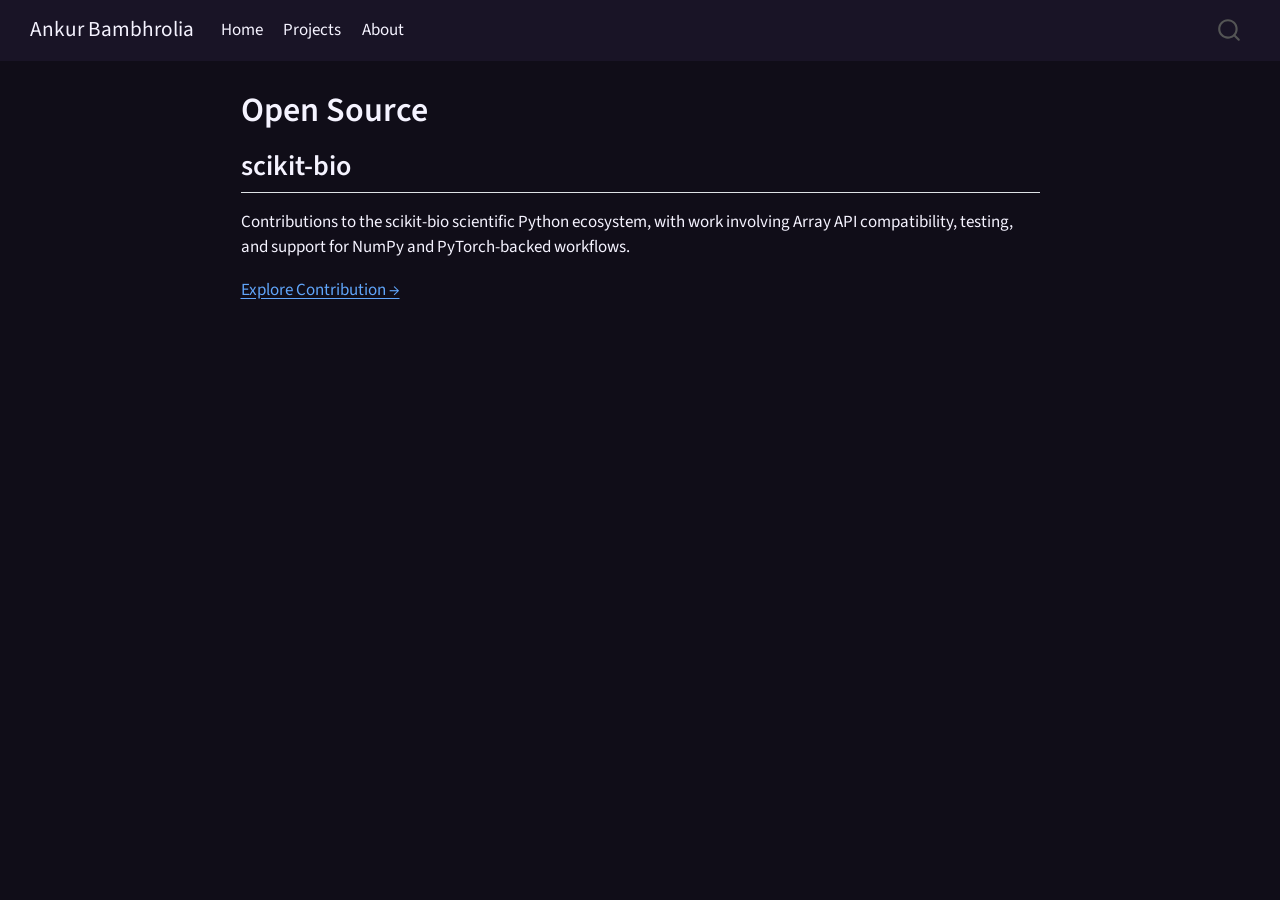
<file: open-source.html>
<!DOCTYPE html>
<html xmlns="http://www.w3.org/1999/xhtml" lang="en" xml:lang="en"><head>

<meta charset="utf-8">
<meta name="generator" content="quarto-1.10.18">

<meta name="viewport" content="width=device-width, initial-scale=1.0, user-scalable=yes">


<title>Open Source – Ankur Bambhrolia</title>
<style>
/* Default styles provided by pandoc.
** See https://pandoc.org/MANUAL.html#variables-for-html for config info.
*/
span.smallcaps{font-variant: small-caps;}
div.columns{display: flex; gap: 1.5em;}
div.column{flex: auto;}
@media screen {
div.columns{gap: min(4vw, 1.5em);}
div.column{overflow-x: auto;}
}
div.hanging-indent{margin-left: 1.5em; text-indent: -1.5em;}
ul.task-list{list-style: none;}
ul.task-list li input[type="checkbox"] {
  width: 0.8em;
  margin: 0 0.8em 0.2em -1em; /* quarto-specific, see https://github.com/quarto-dev/quarto-cli/issues/4556 */ 
  vertical-align: middle;
}
</style>


<script src="site_libs/quarto-nav/quarto-nav.js"></script>
<script src="site_libs/quarto-nav/headroom.min.js"></script>
<script src="site_libs/clipboard/clipboard.min.js"></script>
<script src="site_libs/quarto-search/autocomplete.umd.js"></script>
<script src="site_libs/quarto-search/fuse.min.js"></script>
<script src="site_libs/quarto-search/quarto-search.js"></script>
<meta name="quarto:offset" content="./">
<script src="site_libs/quarto-html/quarto.js" type="module"></script>
<script src="site_libs/quarto-html/tabsets/tabsets.js" type="module"></script>
<script src="site_libs/quarto-html/popper.min.js"></script>
<script src="site_libs/quarto-html/tippy.umd.min.js"></script>
<script src="site_libs/quarto-html/anchor.min.js"></script>
<link href="site_libs/quarto-html/tippy.css" rel="stylesheet">
<link href="site_libs/quarto-html/quarto-syntax-highlighting-64a204ab8560d761af7679ceaba22944.css" rel="stylesheet" id="quarto-text-highlighting-styles">
<script src="site_libs/bootstrap/bootstrap.min.js"></script>
<link href="site_libs/bootstrap/bootstrap-icons.css" rel="stylesheet">
<link href="site_libs/bootstrap/bootstrap-172ba59bd5e0b52282274ba0c0cc16fc.min.css" rel="stylesheet" append-hash="true" id="quarto-bootstrap" data-mode="light">
<script id="quarto-search-options" type="application/json">{
  "location": "navbar",
  "copy-button": false,
  "collapse-after": 3,
  "panel-placement": "end",
  "type": "overlay",
  "limit": 50,
  "keyboard-shortcut": [
    "f",
    "/",
    "s"
  ],
  "show-item-context": false,
  "language": {
    "search-no-results-text": "No results",
    "search-matching-documents-text": "matching documents",
    "search-copy-link-title": "Copy link to search",
    "search-hide-matches-text": "Hide additional matches",
    "search-more-match-text": "more match in this document",
    "search-more-matches-text": "more matches in this document",
    "search-clear-button-title": "Clear",
    "search-text-placeholder": "",
    "search-detached-cancel-button-title": "Cancel",
    "search-submit-button-title": "Submit",
    "search-label": "Search"
  }
}</script>


<link rel="stylesheet" href="styles.css">
</head>

<body class="nav-fixed fullcontent quarto-light">

<div id="quarto-search-results"></div>
  <header id="quarto-header" class="headroom fixed-top">
    <nav class="navbar navbar-expand-lg " data-bs-theme="dark">
      <div class="navbar-container container-fluid">
      <div class="navbar-brand-container mx-auto">
    <a class="navbar-brand" href="./index.html">
    <span class="navbar-title">Ankur Bambhrolia</span>
    </a>
  </div>
            <div id="quarto-search" class="" title="Search"></div>
          <button class="navbar-toggler" type="button" data-bs-toggle="collapse" data-bs-target="#navbarCollapse" aria-controls="navbarCollapse" role="menu" aria-expanded="false" aria-label="Toggle navigation" onclick="if (window.quartoToggleHeadroom) { window.quartoToggleHeadroom(); }">
  <span class="navbar-toggler-icon"></span>
</button>
          <div class="collapse navbar-collapse" id="navbarCollapse">
            <ul class="navbar-nav navbar-nav-scroll me-auto">
  <li class="nav-item">
    <a class="nav-link" href="./index.html"> 
<span class="menu-text">Home</span></a>
  </li>  
  <li class="nav-item">
    <a class="nav-link" href="./projects.html"> 
<span class="menu-text">Projects</span></a>
  </li>  
  <li class="nav-item">
    <a class="nav-link" href="./about.html"> 
<span class="menu-text">About</span></a>
  </li>  
</ul>
          </div> <!-- /navcollapse -->
            <div class="quarto-navbar-tools">
</div>
      </div> <!-- /container-fluid -->
    </nav>
</header>
<!-- content -->
<div id="quarto-content" class="quarto-container page-columns page-rows-contents page-layout-article page-navbar">
<!-- sidebar -->
<!-- margin-sidebar -->
    
<!-- main -->
<main class="content" id="quarto-document-content">

<header id="title-block-header" class="quarto-title-block default">
<div class="quarto-title">
<h1 class="title">Open Source</h1>
</div>



<div class="quarto-title-meta">

    
  
    
  </div>
  


</header>


<section id="scikit-bio" class="level2">
<h2 class="anchored" data-anchor-id="scikit-bio">scikit-bio</h2>
<p>Contributions to the scikit-bio scientific Python ecosystem, with work involving Array API compatibility, testing, and support for NumPy and PyTorch-backed workflows.</p>
<p><a href="./projects/scikit-bio.html">Explore Contribution →</a></p>


</section>

</main> <!-- /main -->
<script id="quarto-html-after-body" type="application/javascript">
  window.document.addEventListener("DOMContentLoaded", function (event) {
    const icon = "";
    const anchorJS = new window.AnchorJS();
    anchorJS.options = {
      placement: 'right',
      icon: icon
    };
    anchorJS.add('.anchored');
    const isCodeAnnotation = (el) => {
      for (const clz of el.classList) {
        if (clz.startsWith('code-annotation-')) {                     
          return true;
        }
      }
      return false;
    }
    const onCopySuccess = function(e) {
      // button target
      const button = e.trigger;
      // don't keep focus
      button.blur();
      // flash "checked"
      button.classList.add('code-copy-button-checked');
      var currentTitle = button.getAttribute("title");
      button.setAttribute("title", "Copied!");
      let tooltip;
      if (window.bootstrap) {
        button.setAttribute("data-bs-toggle", "tooltip");
        button.setAttribute("data-bs-placement", "left");
        button.setAttribute("data-bs-title", "Copied!");
        tooltip = new bootstrap.Tooltip(button, 
          { trigger: "manual", 
            customClass: "code-copy-button-tooltip",
            offset: [0, -8]});
        tooltip.show();    
      }
      setTimeout(function() {
        if (tooltip) {
          tooltip.hide();
          button.removeAttribute("data-bs-title");
          button.removeAttribute("data-bs-toggle");
          button.removeAttribute("data-bs-placement");
        }
        button.setAttribute("title", currentTitle);
        button.classList.remove('code-copy-button-checked');
      }, 1000);
      // clear code selection
      e.clearSelection();
    }
    const getTextToCopy = function(trigger) {
      const outerScaffold = trigger.parentElement.cloneNode(true);
      const codeEl = outerScaffold.querySelector('code');
      for (const childEl of codeEl.children) {
        if (isCodeAnnotation(childEl)) {
          childEl.remove();
        }
      }
      return codeEl.innerText;
    }
    const clipboard = new window.ClipboardJS('.code-copy-button:not([data-in-quarto-modal])', {
      text: getTextToCopy
    });
    clipboard.on('success', onCopySuccess);
    if (window.document.getElementById('quarto-embedded-source-code-modal')) {
      const clipboardModal = new window.ClipboardJS('.code-copy-button[data-in-quarto-modal]', {
        text: getTextToCopy,
        container: window.document.getElementById('quarto-embedded-source-code-modal')
      });
      clipboardModal.on('success', onCopySuccess);
    }
      var localhostRegex = new RegExp(/^(?:http|https):\/\/localhost\:?[0-9]*\//);
      var mailtoRegex = new RegExp(/^mailto:/);
        var filterRegex = new RegExp("https:\/\/AnkurBambhrolia\.github\.io\/portfolio\/");
      var isInternal = (href) => {
          return filterRegex.test(href) || localhostRegex.test(href) || mailtoRegex.test(href);
      }
      // Inspect non-navigation links and adorn them if external
     var links = window.document.querySelectorAll('a[href]:not(.nav-link):not(.navbar-brand):not(.toc-action):not(.sidebar-link):not(.sidebar-item-toggle):not(.pagination-link):not(.no-external):not([aria-hidden]):not(.dropdown-item):not(.quarto-navigation-tool):not(.about-link)');
      for (var i=0; i<links.length; i++) {
        const link = links[i];
        if (!isInternal(link.href)) {
          // undo the damage that might have been done by quarto-nav.js in the case of
          // links that we want to consider external
          if (link.dataset.originalHref !== undefined) {
            link.href = link.dataset.originalHref;
          }
        }
      }
    function tippyHover(el, contentFn, onTriggerFn, onUntriggerFn) {
      const config = {
        allowHTML: true,
        maxWidth: 500,
        delay: 100,
        arrow: false,
        appendTo: function(el) {
            return el.parentElement;
        },
        interactive: true,
        interactiveBorder: 10,
        theme: 'quarto',
        placement: 'bottom-start',
      };
      if (contentFn) {
        config.content = contentFn;
      }
      if (onTriggerFn) {
        config.onTrigger = onTriggerFn;
      }
      if (onUntriggerFn) {
        config.onUntrigger = onUntriggerFn;
      }
      window.tippy(el, config); 
    }
    const noterefs = window.document.querySelectorAll('a[role="doc-noteref"]');
    for (var i=0; i<noterefs.length; i++) {
      const ref = noterefs[i];
      tippyHover(ref, function() {
        // use id or data attribute instead here
        let href = ref.getAttribute('data-footnote-href') || ref.getAttribute('href');
        try { href = new URL(href).hash; } catch {}
        const id = href.replace(/^#\/?/, "");
        const note = window.document.getElementById(id);
        if (note) {
          return note.innerHTML;
        } else {
          return "";
        }
      });
    }
    const xrefs = window.document.querySelectorAll('a.quarto-xref');
    const processXRef = (id, note) => {
      // Strip column container classes
      const stripColumnClz = (el) => {
        el.classList.remove("page-full", "page-columns");
        if (el.children) {
          for (const child of el.children) {
            stripColumnClz(child);
          }
        }
      }
      stripColumnClz(note)
      if (id === null || id.startsWith('sec-')) {
        // Special case sections, only their first couple elements
        const container = document.createElement("div");
        if (note.children && note.children.length > 2) {
          container.appendChild(note.children[0].cloneNode(true));
          for (let i = 1; i < note.children.length; i++) {
            const child = note.children[i];
            if (child.tagName === "P" && child.innerText === "") {
              continue;
            } else {
              container.appendChild(child.cloneNode(true));
              break;
            }
          }
          if (window.Quarto?.typesetMath) {
            window.Quarto.typesetMath(container);
          }
          return container.innerHTML
        } else {
          if (window.Quarto?.typesetMath) {
            window.Quarto.typesetMath(note);
          }
          return note.innerHTML;
        }
      } else {
        // Remove any anchor links if they are present
        const anchorLink = note.querySelector('a.anchorjs-link');
        if (anchorLink) {
          anchorLink.remove();
        }
        if (window.Quarto?.typesetMath) {
          window.Quarto.typesetMath(note);
        }
        if (note.classList.contains("callout")) {
          return note.outerHTML;
        } else {
          return note.innerHTML;
        }
      }
    }
    for (var i=0; i<xrefs.length; i++) {
      const xref = xrefs[i];
      tippyHover(xref, undefined, function(instance) {
        instance.disable();
        let url = xref.getAttribute('href');
        let hash = undefined; 
        if (url.startsWith('#')) {
          hash = url;
        } else {
          try { hash = new URL(url).hash; } catch {}
        }
        if (hash) {
          const id = hash.replace(/^#\/?/, "");
          const note = window.document.getElementById(id);
          if (note !== null) {
            try {
              const html = processXRef(id, note.cloneNode(true));
              instance.setContent(html);
            } finally {
              instance.enable();
              instance.show();
            }
          } else {
            // See if we can fetch this
            fetch(url.split('#')[0])
            .then(res => res.text())
            .then(html => {
              const parser = new DOMParser();
              const htmlDoc = parser.parseFromString(html, "text/html");
              const note = htmlDoc.getElementById(id);
              if (note !== null) {
                const html = processXRef(id, note);
                instance.setContent(html);
              } 
            }).finally(() => {
              instance.enable();
              instance.show();
            });
          }
        } else {
          // See if we can fetch a full url (with no hash to target)
          // This is a special case and we should probably do some content thinning / targeting
          fetch(url)
          .then(res => res.text())
          .then(html => {
            const parser = new DOMParser();
            const htmlDoc = parser.parseFromString(html, "text/html");
            const note = htmlDoc.querySelector('main.content');
            if (note !== null) {
              // This should only happen for chapter cross references
              // (since there is no id in the URL)
              // remove the first header
              if (note.children.length > 0 && note.children[0].tagName === "HEADER") {
                note.children[0].remove();
              }
              const html = processXRef(null, note);
              instance.setContent(html);
            } 
          }).finally(() => {
            instance.enable();
            instance.show();
          });
        }
      }, function(instance) {
      });
    }
        let selectedAnnoteEl;
        const selectorForAnnotation = ( cell, annotation) => {
          let cellAttr = 'data-code-cell="' + cell + '"';
          let lineAttr = 'data-code-annotation="' +  annotation + '"';
          const selector = 'span[' + cellAttr + '][' + lineAttr + ']';
          return selector;
        }
        const selectCodeLines = (annoteEl) => {
          const doc = window.document;
          const targetCell = annoteEl.getAttribute("data-target-cell");
          const targetAnnotation = annoteEl.getAttribute("data-target-annotation");
          const annoteSpan = window.document.querySelector(selectorForAnnotation(targetCell, targetAnnotation));
          const lines = annoteSpan.getAttribute("data-code-lines").split(",");
          const lineIds = lines.map((line) => {
            return targetCell + "-" + line;
          })
          let top = null;
          let height = null;
          let parent = null;
          if (lineIds.length > 0) {
              //compute the position of the single el (top and bottom and make a div)
              const el = window.document.getElementById(lineIds[0]);
              top = el.offsetTop;
              height = el.offsetHeight;
              parent = el.parentElement.parentElement;
            if (lineIds.length > 1) {
              const lastEl = window.document.getElementById(lineIds[lineIds.length - 1]);
              const bottom = lastEl.offsetTop + lastEl.offsetHeight;
              height = bottom - top;
            }
            if (top !== null && height !== null && parent !== null) {
              // cook up a div (if necessary) and position it 
              let div = window.document.getElementById("code-annotation-line-highlight");
              if (div === null) {
                div = window.document.createElement("div");
                div.setAttribute("id", "code-annotation-line-highlight");
                div.style.position = 'absolute';
                parent.appendChild(div);
              }
              div.style.top = top - 2 + "px";
              div.style.height = height + 4 + "px";
              div.style.left = 0;
              let gutterDiv = window.document.getElementById("code-annotation-line-highlight-gutter");
              if (gutterDiv === null) {
                gutterDiv = window.document.createElement("div");
                gutterDiv.setAttribute("id", "code-annotation-line-highlight-gutter");
                gutterDiv.style.position = 'absolute';
                const codeCell = window.document.getElementById(targetCell);
                const gutter = codeCell.querySelector('.code-annotation-gutter');
                gutter.appendChild(gutterDiv);
              }
              gutterDiv.style.top = top - 2 + "px";
              gutterDiv.style.height = height + 4 + "px";
            }
            selectedAnnoteEl = annoteEl;
          }
        };
        const unselectCodeLines = () => {
          const elementsIds = ["code-annotation-line-highlight", "code-annotation-line-highlight-gutter"];
          elementsIds.forEach((elId) => {
            const div = window.document.getElementById(elId);
            if (div) {
              div.remove();
            }
          });
          selectedAnnoteEl = undefined;
        };
          // Handle positioning of the toggle
      window.addEventListener(
        "resize",
        throttle(() => {
          elRect = undefined;
          if (selectedAnnoteEl) {
            selectCodeLines(selectedAnnoteEl);
          }
        }, 10)
      );
      function throttle(fn, ms) {
      let throttle = false;
      let timer;
        return (...args) => {
          if(!throttle) { // first call gets through
              fn.apply(this, args);
              throttle = true;
          } else { // all the others get throttled
              if(timer) clearTimeout(timer); // cancel #2
              timer = setTimeout(() => {
                fn.apply(this, args);
                timer = throttle = false;
              }, ms);
          }
        };
      }
        // Attach click handler to the DT
        const annoteDls = window.document.querySelectorAll('dt[data-target-cell]');
        for (const annoteDlNode of annoteDls) {
          annoteDlNode.addEventListener('click', (event) => {
            const clickedEl = event.target;
            if (clickedEl !== selectedAnnoteEl) {
              unselectCodeLines();
              const activeEl = window.document.querySelector('dt[data-target-cell].code-annotation-active');
              if (activeEl) {
                activeEl.classList.remove('code-annotation-active');
              }
              selectCodeLines(clickedEl);
              clickedEl.classList.add('code-annotation-active');
            } else {
              // Unselect the line
              unselectCodeLines();
              clickedEl.classList.remove('code-annotation-active');
            }
          });
        }
    const findCites = (el) => {
      const parentEl = el.parentElement;
      if (parentEl) {
        const cites = parentEl.dataset.cites;
        if (cites) {
          return {
            el,
            cites: cites.split(' ')
          };
        } else {
          return findCites(el.parentElement)
        }
      } else {
        return undefined;
      }
    };
    var bibliorefs = window.document.querySelectorAll('a[role="doc-biblioref"]');
    for (var i=0; i<bibliorefs.length; i++) {
      const ref = bibliorefs[i];
      const citeInfo = findCites(ref);
      if (citeInfo) {
        tippyHover(citeInfo.el, function() {
          var popup = window.document.createElement('div');
          citeInfo.cites.forEach(function(cite) {
            var citeDiv = window.document.createElement('div');
            citeDiv.classList.add('hanging-indent');
            citeDiv.classList.add('csl-entry');
            var biblioDiv = window.document.getElementById('ref-' + cite);
            if (biblioDiv) {
              citeDiv.innerHTML = biblioDiv.innerHTML;
            }
            popup.appendChild(citeDiv);
          });
          return popup.innerHTML;
        });
      }
    }
  });
  </script>
</div> <!-- /content -->




</body></html>
</file>
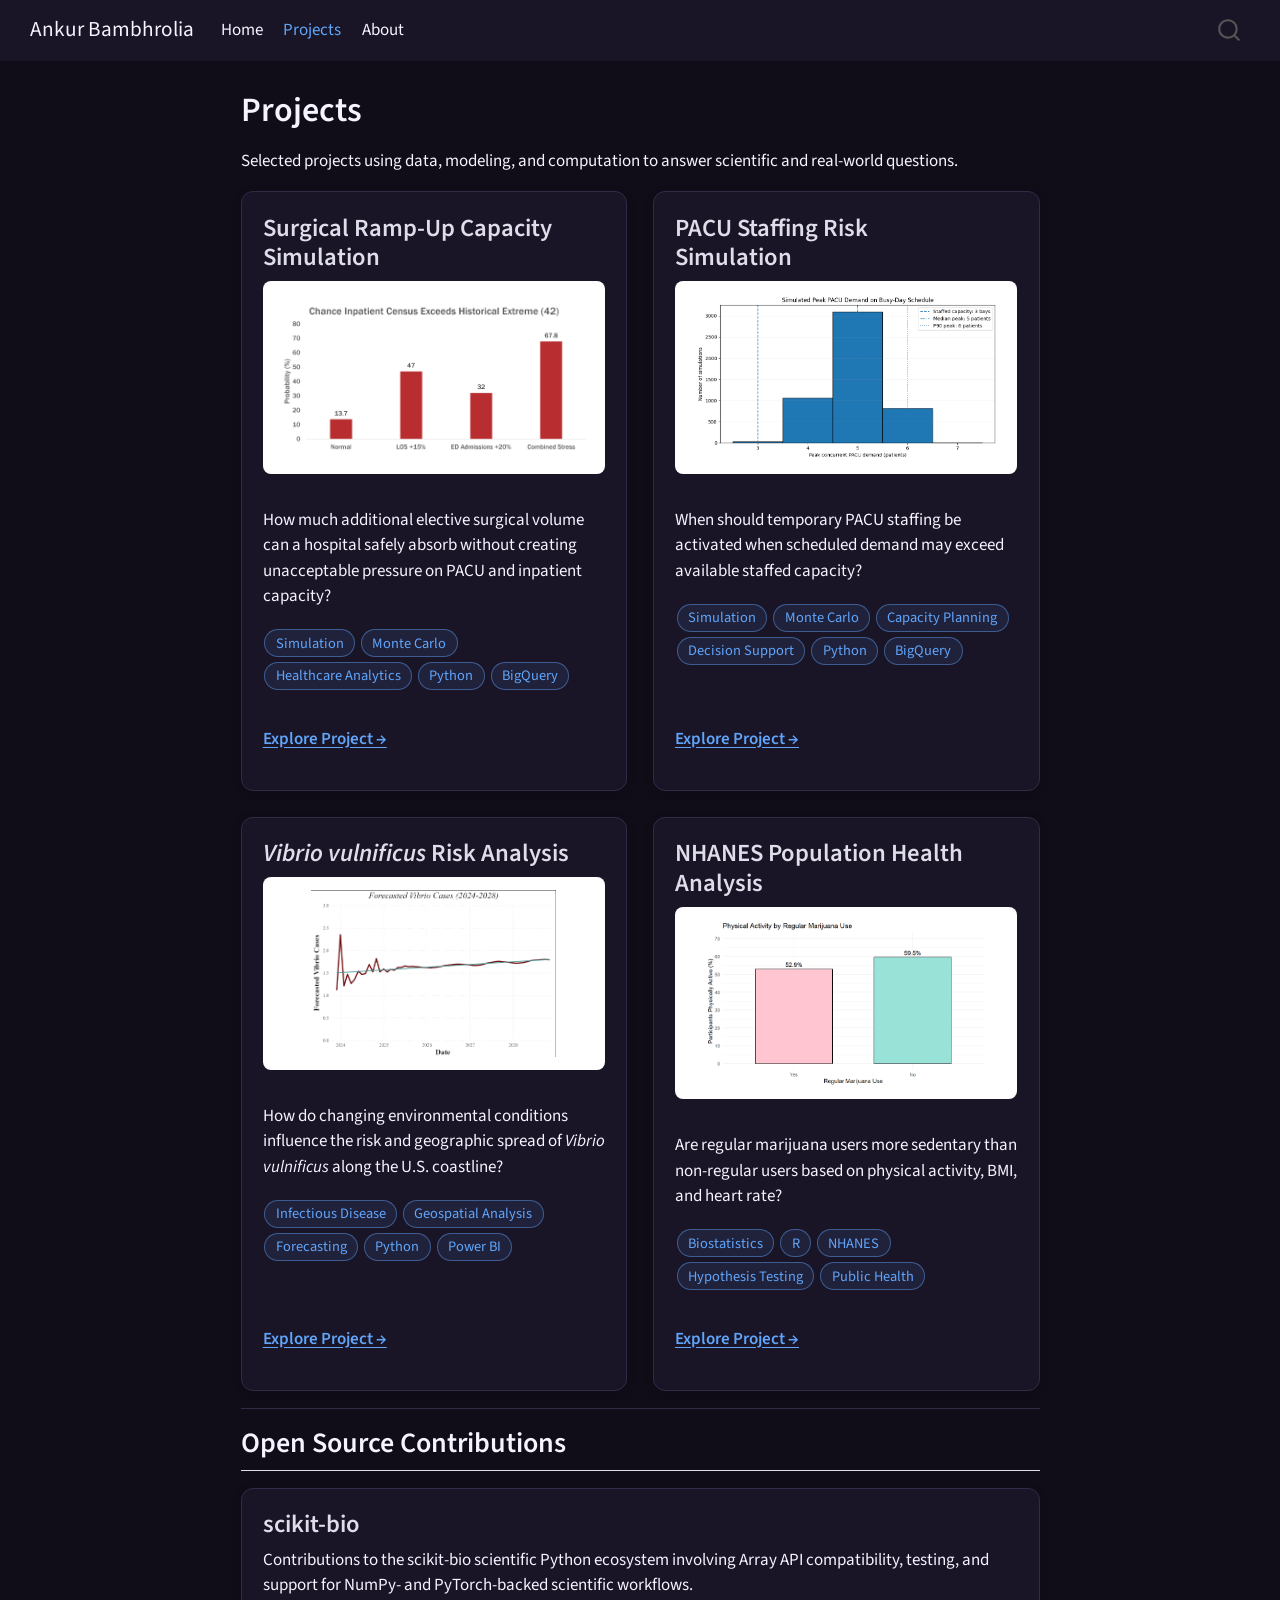
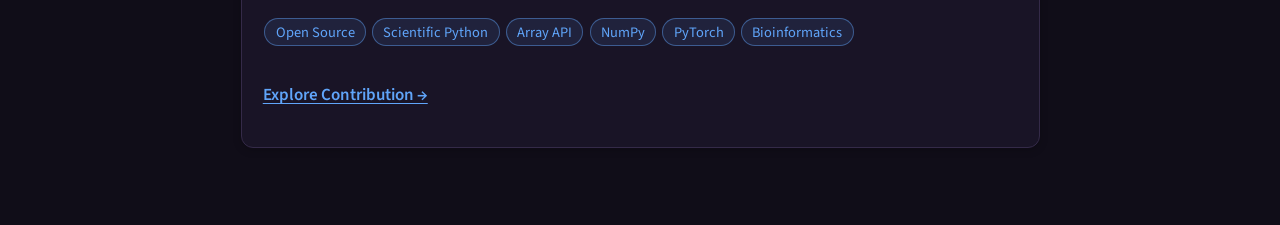
<file: projects.html>
<!DOCTYPE html>
<html xmlns="http://www.w3.org/1999/xhtml" lang="en" xml:lang="en"><head>

<meta charset="utf-8">
<meta name="generator" content="quarto-1.10.18">

<meta name="viewport" content="width=device-width, initial-scale=1.0, user-scalable=yes">


<title>Projects – Ankur Bambhrolia</title>
<style>
/* Default styles provided by pandoc.
** See https://pandoc.org/MANUAL.html#variables-for-html for config info.
*/
span.smallcaps{font-variant: small-caps;}
div.columns{display: flex; gap: 1.5em;}
div.column{flex: auto;}
@media screen {
div.columns{gap: min(4vw, 1.5em);}
div.column{overflow-x: auto;}
}
div.hanging-indent{margin-left: 1.5em; text-indent: -1.5em;}
ul.task-list{list-style: none;}
ul.task-list li input[type="checkbox"] {
  width: 0.8em;
  margin: 0 0.8em 0.2em -1em; /* quarto-specific, see https://github.com/quarto-dev/quarto-cli/issues/4556 */ 
  vertical-align: middle;
}
</style>


<script src="site_libs/quarto-nav/quarto-nav.js"></script>
<script src="site_libs/quarto-nav/headroom.min.js"></script>
<script src="site_libs/clipboard/clipboard.min.js"></script>
<script src="site_libs/quarto-search/autocomplete.umd.js"></script>
<script src="site_libs/quarto-search/fuse.min.js"></script>
<script src="site_libs/quarto-search/quarto-search.js"></script>
<meta name="quarto:offset" content="./">
<script src="site_libs/quarto-html/quarto.js" type="module"></script>
<script src="site_libs/quarto-html/tabsets/tabsets.js" type="module"></script>
<script src="site_libs/quarto-html/popper.min.js"></script>
<script src="site_libs/quarto-html/tippy.umd.min.js"></script>
<script src="site_libs/quarto-html/anchor.min.js"></script>
<link href="site_libs/quarto-html/tippy.css" rel="stylesheet">
<link href="site_libs/quarto-html/quarto-syntax-highlighting-64a204ab8560d761af7679ceaba22944.css" rel="stylesheet" id="quarto-text-highlighting-styles">
<script src="site_libs/bootstrap/bootstrap.min.js"></script>
<link href="site_libs/bootstrap/bootstrap-icons.css" rel="stylesheet">
<link href="site_libs/bootstrap/bootstrap-172ba59bd5e0b52282274ba0c0cc16fc.min.css" rel="stylesheet" append-hash="true" id="quarto-bootstrap" data-mode="light">
<script id="quarto-search-options" type="application/json">{
  "location": "navbar",
  "copy-button": false,
  "collapse-after": 3,
  "panel-placement": "end",
  "type": "overlay",
  "limit": 50,
  "keyboard-shortcut": [
    "f",
    "/",
    "s"
  ],
  "show-item-context": false,
  "language": {
    "search-no-results-text": "No results",
    "search-matching-documents-text": "matching documents",
    "search-copy-link-title": "Copy link to search",
    "search-hide-matches-text": "Hide additional matches",
    "search-more-match-text": "more match in this document",
    "search-more-matches-text": "more matches in this document",
    "search-clear-button-title": "Clear",
    "search-text-placeholder": "",
    "search-detached-cancel-button-title": "Cancel",
    "search-submit-button-title": "Submit",
    "search-label": "Search"
  }
}</script>


<link rel="stylesheet" href="styles.css">
</head>

<body class="nav-fixed fullcontent quarto-light">

<div id="quarto-search-results"></div>
  <header id="quarto-header" class="headroom fixed-top">
    <nav class="navbar navbar-expand-lg " data-bs-theme="dark">
      <div class="navbar-container container-fluid">
      <div class="navbar-brand-container mx-auto">
    <a class="navbar-brand" href="./index.html">
    <span class="navbar-title">Ankur Bambhrolia</span>
    </a>
  </div>
            <div id="quarto-search" class="" title="Search"></div>
          <button class="navbar-toggler" type="button" data-bs-toggle="collapse" data-bs-target="#navbarCollapse" aria-controls="navbarCollapse" role="menu" aria-expanded="false" aria-label="Toggle navigation" onclick="if (window.quartoToggleHeadroom) { window.quartoToggleHeadroom(); }">
  <span class="navbar-toggler-icon"></span>
</button>
          <div class="collapse navbar-collapse" id="navbarCollapse">
            <ul class="navbar-nav navbar-nav-scroll me-auto">
  <li class="nav-item">
    <a class="nav-link" href="./index.html"> 
<span class="menu-text">Home</span></a>
  </li>  
  <li class="nav-item">
    <a class="nav-link active" href="./projects.html" aria-current="page"> 
<span class="menu-text">Projects</span></a>
  </li>  
  <li class="nav-item">
    <a class="nav-link" href="./about.html"> 
<span class="menu-text">About</span></a>
  </li>  
</ul>
          </div> <!-- /navcollapse -->
            <div class="quarto-navbar-tools">
</div>
      </div> <!-- /container-fluid -->
    </nav>
</header>
<!-- content -->
<div id="quarto-content" class="quarto-container page-columns page-rows-contents page-layout-article page-navbar">
<!-- sidebar -->
<!-- margin-sidebar -->
    
<!-- main -->
<main class="content" id="quarto-document-content">

<header id="title-block-header" class="quarto-title-block default">
<div class="quarto-title">
<h1 class="title">Projects</h1>
</div>



<div class="quarto-title-meta">

    
  
    
  </div>
  


</header>


<p>Selected projects using data, modeling, and computation to answer scientific and real-world questions.</p>
<div class="project-grid">
<section id="surgical-ramp-up-capacity-simulation" class="level3 project-card">
<h3 class="anchored" data-anchor-id="surgical-ramp-up-capacity-simulation">Surgical Ramp-Up Capacity Simulation</h3>
<p><img src="images/featured/ramp-up-stress.png" class="project-image img-fluid" alt="Probability that inpatient census exceeds the historical extreme under normal and stressed operating conditions"></p>
<p>How much additional elective surgical volume can a hospital safely absorb without creating unacceptable pressure on PACU and inpatient capacity?</p>
<p><span class="tag">Simulation</span> <span class="tag">Monte Carlo</span> <span class="tag">Healthcare Analytics</span> <span class="tag">Python</span> <span class="tag">BigQuery</span></p>
<p><a href="./projects/surgical-ramp-up.html">Explore Project →</a></p>
</section>
<section id="pacu-staffing-risk-simulation" class="level3 project-card">
<h3 class="anchored" data-anchor-id="pacu-staffing-risk-simulation">PACU Staffing Risk Simulation</h3>
<p><img src="images/featured/pacu-peak-demand.png" class="project-image img-fluid" alt="Distribution of simulated peak concurrent PACU demand for a busy-day surgical schedule"></p>
<p>When should temporary PACU staffing be activated when scheduled demand may exceed available staffed capacity?</p>
<p><span class="tag">Simulation</span> <span class="tag">Monte Carlo</span> <span class="tag">Capacity Planning</span> <span class="tag">Decision Support</span> <span class="tag">Python</span> <span class="tag">BigQuery</span></p>
<p><a href="./projects/pacu-staffing-risk.html">Explore Project →</a></p>
</section>
<section id="vibrio-vulnificus-risk-analysis" class="level3 project-card">
<h3 class="anchored" data-anchor-id="vibrio-vulnificus-risk-analysis"><em>Vibrio vulnificus</em> Risk Analysis</h3>
<p><img src="images/featured/vibrio-forecast.png" class="project-image img-fluid" alt="Forecasted Vibrio vulnificus cases from 2024 to 2028"></p>
<p>How do changing environmental conditions influence the risk and geographic spread of <em>Vibrio vulnificus</em> along the U.S. coastline?</p>
<p><span class="tag">Infectious Disease</span> <span class="tag">Geospatial Analysis</span> <span class="tag">Forecasting</span> <span class="tag">Python</span> <span class="tag">Power BI</span></p>
<p><a href="./projects/vibrio.html">Explore Project →</a></p>
</section>
<section id="nhanes-population-health-analysis" class="level3 project-card">
<h3 class="anchored" data-anchor-id="nhanes-population-health-analysis">NHANES Population Health Analysis</h3>
<p><img src="images/featured/nhanes-physical-activity.jpg" class="project-image img-fluid" alt="Percentage of participants reporting physical activity among regular and non-regular marijuana users"></p>
<p>Are regular marijuana users more sedentary than non-regular users based on physical activity, BMI, and heart rate?</p>
<p><span class="tag">Biostatistics</span> <span class="tag">R</span> <span class="tag">NHANES</span> <span class="tag">Hypothesis Testing</span> <span class="tag">Public Health</span></p>
<p><a href="./projects/nhanes.html">Explore Project →</a></p>
</section>
</div>
<hr>
<section id="open-source-contributions" class="level2">
<h2 class="anchored" data-anchor-id="open-source-contributions">Open Source Contributions</h2>
<section id="scikit-bio" class="level3 project-card">
<h3 class="anchored" data-anchor-id="scikit-bio">scikit-bio</h3>
<p>Contributions to the scikit-bio scientific Python ecosystem involving Array API compatibility, testing, and support for NumPy- and PyTorch-backed scientific workflows.</p>
<p><span class="tag">Open Source</span> <span class="tag">Scientific Python</span> <span class="tag">Array API</span> <span class="tag">NumPy</span> <span class="tag">PyTorch</span> <span class="tag">Bioinformatics</span></p>
<p><a href="./projects/scikit-bio.html">Explore Contribution →</a></p>
</section>


</section>

</main> <!-- /main -->
<script id="quarto-html-after-body" type="application/javascript">
  window.document.addEventListener("DOMContentLoaded", function (event) {
    const icon = "";
    const anchorJS = new window.AnchorJS();
    anchorJS.options = {
      placement: 'right',
      icon: icon
    };
    anchorJS.add('.anchored');
    const isCodeAnnotation = (el) => {
      for (const clz of el.classList) {
        if (clz.startsWith('code-annotation-')) {                     
          return true;
        }
      }
      return false;
    }
    const onCopySuccess = function(e) {
      // button target
      const button = e.trigger;
      // don't keep focus
      button.blur();
      // flash "checked"
      button.classList.add('code-copy-button-checked');
      var currentTitle = button.getAttribute("title");
      button.setAttribute("title", "Copied!");
      let tooltip;
      if (window.bootstrap) {
        button.setAttribute("data-bs-toggle", "tooltip");
        button.setAttribute("data-bs-placement", "left");
        button.setAttribute("data-bs-title", "Copied!");
        tooltip = new bootstrap.Tooltip(button, 
          { trigger: "manual", 
            customClass: "code-copy-button-tooltip",
            offset: [0, -8]});
        tooltip.show();    
      }
      setTimeout(function() {
        if (tooltip) {
          tooltip.hide();
          button.removeAttribute("data-bs-title");
          button.removeAttribute("data-bs-toggle");
          button.removeAttribute("data-bs-placement");
        }
        button.setAttribute("title", currentTitle);
        button.classList.remove('code-copy-button-checked');
      }, 1000);
      // clear code selection
      e.clearSelection();
    }
    const getTextToCopy = function(trigger) {
      const outerScaffold = trigger.parentElement.cloneNode(true);
      const codeEl = outerScaffold.querySelector('code');
      for (const childEl of codeEl.children) {
        if (isCodeAnnotation(childEl)) {
          childEl.remove();
        }
      }
      return codeEl.innerText;
    }
    const clipboard = new window.ClipboardJS('.code-copy-button:not([data-in-quarto-modal])', {
      text: getTextToCopy
    });
    clipboard.on('success', onCopySuccess);
    if (window.document.getElementById('quarto-embedded-source-code-modal')) {
      const clipboardModal = new window.ClipboardJS('.code-copy-button[data-in-quarto-modal]', {
        text: getTextToCopy,
        container: window.document.getElementById('quarto-embedded-source-code-modal')
      });
      clipboardModal.on('success', onCopySuccess);
    }
      var localhostRegex = new RegExp(/^(?:http|https):\/\/localhost\:?[0-9]*\//);
      var mailtoRegex = new RegExp(/^mailto:/);
        var filterRegex = new RegExp("https:\/\/AnkurBambhrolia\.github\.io\/portfolio\/");
      var isInternal = (href) => {
          return filterRegex.test(href) || localhostRegex.test(href) || mailtoRegex.test(href);
      }
      // Inspect non-navigation links and adorn them if external
     var links = window.document.querySelectorAll('a[href]:not(.nav-link):not(.navbar-brand):not(.toc-action):not(.sidebar-link):not(.sidebar-item-toggle):not(.pagination-link):not(.no-external):not([aria-hidden]):not(.dropdown-item):not(.quarto-navigation-tool):not(.about-link)');
      for (var i=0; i<links.length; i++) {
        const link = links[i];
        if (!isInternal(link.href)) {
          // undo the damage that might have been done by quarto-nav.js in the case of
          // links that we want to consider external
          if (link.dataset.originalHref !== undefined) {
            link.href = link.dataset.originalHref;
          }
        }
      }
    function tippyHover(el, contentFn, onTriggerFn, onUntriggerFn) {
      const config = {
        allowHTML: true,
        maxWidth: 500,
        delay: 100,
        arrow: false,
        appendTo: function(el) {
            return el.parentElement;
        },
        interactive: true,
        interactiveBorder: 10,
        theme: 'quarto',
        placement: 'bottom-start',
      };
      if (contentFn) {
        config.content = contentFn;
      }
      if (onTriggerFn) {
        config.onTrigger = onTriggerFn;
      }
      if (onUntriggerFn) {
        config.onUntrigger = onUntriggerFn;
      }
      window.tippy(el, config); 
    }
    const noterefs = window.document.querySelectorAll('a[role="doc-noteref"]');
    for (var i=0; i<noterefs.length; i++) {
      const ref = noterefs[i];
      tippyHover(ref, function() {
        // use id or data attribute instead here
        let href = ref.getAttribute('data-footnote-href') || ref.getAttribute('href');
        try { href = new URL(href).hash; } catch {}
        const id = href.replace(/^#\/?/, "");
        const note = window.document.getElementById(id);
        if (note) {
          return note.innerHTML;
        } else {
          return "";
        }
      });
    }
    const xrefs = window.document.querySelectorAll('a.quarto-xref');
    const processXRef = (id, note) => {
      // Strip column container classes
      const stripColumnClz = (el) => {
        el.classList.remove("page-full", "page-columns");
        if (el.children) {
          for (const child of el.children) {
            stripColumnClz(child);
          }
        }
      }
      stripColumnClz(note)
      if (id === null || id.startsWith('sec-')) {
        // Special case sections, only their first couple elements
        const container = document.createElement("div");
        if (note.children && note.children.length > 2) {
          container.appendChild(note.children[0].cloneNode(true));
          for (let i = 1; i < note.children.length; i++) {
            const child = note.children[i];
            if (child.tagName === "P" && child.innerText === "") {
              continue;
            } else {
              container.appendChild(child.cloneNode(true));
              break;
            }
          }
          if (window.Quarto?.typesetMath) {
            window.Quarto.typesetMath(container);
          }
          return container.innerHTML
        } else {
          if (window.Quarto?.typesetMath) {
            window.Quarto.typesetMath(note);
          }
          return note.innerHTML;
        }
      } else {
        // Remove any anchor links if they are present
        const anchorLink = note.querySelector('a.anchorjs-link');
        if (anchorLink) {
          anchorLink.remove();
        }
        if (window.Quarto?.typesetMath) {
          window.Quarto.typesetMath(note);
        }
        if (note.classList.contains("callout")) {
          return note.outerHTML;
        } else {
          return note.innerHTML;
        }
      }
    }
    for (var i=0; i<xrefs.length; i++) {
      const xref = xrefs[i];
      tippyHover(xref, undefined, function(instance) {
        instance.disable();
        let url = xref.getAttribute('href');
        let hash = undefined; 
        if (url.startsWith('#')) {
          hash = url;
        } else {
          try { hash = new URL(url).hash; } catch {}
        }
        if (hash) {
          const id = hash.replace(/^#\/?/, "");
          const note = window.document.getElementById(id);
          if (note !== null) {
            try {
              const html = processXRef(id, note.cloneNode(true));
              instance.setContent(html);
            } finally {
              instance.enable();
              instance.show();
            }
          } else {
            // See if we can fetch this
            fetch(url.split('#')[0])
            .then(res => res.text())
            .then(html => {
              const parser = new DOMParser();
              const htmlDoc = parser.parseFromString(html, "text/html");
              const note = htmlDoc.getElementById(id);
              if (note !== null) {
                const html = processXRef(id, note);
                instance.setContent(html);
              } 
            }).finally(() => {
              instance.enable();
              instance.show();
            });
          }
        } else {
          // See if we can fetch a full url (with no hash to target)
          // This is a special case and we should probably do some content thinning / targeting
          fetch(url)
          .then(res => res.text())
          .then(html => {
            const parser = new DOMParser();
            const htmlDoc = parser.parseFromString(html, "text/html");
            const note = htmlDoc.querySelector('main.content');
            if (note !== null) {
              // This should only happen for chapter cross references
              // (since there is no id in the URL)
              // remove the first header
              if (note.children.length > 0 && note.children[0].tagName === "HEADER") {
                note.children[0].remove();
              }
              const html = processXRef(null, note);
              instance.setContent(html);
            } 
          }).finally(() => {
            instance.enable();
            instance.show();
          });
        }
      }, function(instance) {
      });
    }
        let selectedAnnoteEl;
        const selectorForAnnotation = ( cell, annotation) => {
          let cellAttr = 'data-code-cell="' + cell + '"';
          let lineAttr = 'data-code-annotation="' +  annotation + '"';
          const selector = 'span[' + cellAttr + '][' + lineAttr + ']';
          return selector;
        }
        const selectCodeLines = (annoteEl) => {
          const doc = window.document;
          const targetCell = annoteEl.getAttribute("data-target-cell");
          const targetAnnotation = annoteEl.getAttribute("data-target-annotation");
          const annoteSpan = window.document.querySelector(selectorForAnnotation(targetCell, targetAnnotation));
          const lines = annoteSpan.getAttribute("data-code-lines").split(",");
          const lineIds = lines.map((line) => {
            return targetCell + "-" + line;
          })
          let top = null;
          let height = null;
          let parent = null;
          if (lineIds.length > 0) {
              //compute the position of the single el (top and bottom and make a div)
              const el = window.document.getElementById(lineIds[0]);
              top = el.offsetTop;
              height = el.offsetHeight;
              parent = el.parentElement.parentElement;
            if (lineIds.length > 1) {
              const lastEl = window.document.getElementById(lineIds[lineIds.length - 1]);
              const bottom = lastEl.offsetTop + lastEl.offsetHeight;
              height = bottom - top;
            }
            if (top !== null && height !== null && parent !== null) {
              // cook up a div (if necessary) and position it 
              let div = window.document.getElementById("code-annotation-line-highlight");
              if (div === null) {
                div = window.document.createElement("div");
                div.setAttribute("id", "code-annotation-line-highlight");
                div.style.position = 'absolute';
                parent.appendChild(div);
              }
              div.style.top = top - 2 + "px";
              div.style.height = height + 4 + "px";
              div.style.left = 0;
              let gutterDiv = window.document.getElementById("code-annotation-line-highlight-gutter");
              if (gutterDiv === null) {
                gutterDiv = window.document.createElement("div");
                gutterDiv.setAttribute("id", "code-annotation-line-highlight-gutter");
                gutterDiv.style.position = 'absolute';
                const codeCell = window.document.getElementById(targetCell);
                const gutter = codeCell.querySelector('.code-annotation-gutter');
                gutter.appendChild(gutterDiv);
              }
              gutterDiv.style.top = top - 2 + "px";
              gutterDiv.style.height = height + 4 + "px";
            }
            selectedAnnoteEl = annoteEl;
          }
        };
        const unselectCodeLines = () => {
          const elementsIds = ["code-annotation-line-highlight", "code-annotation-line-highlight-gutter"];
          elementsIds.forEach((elId) => {
            const div = window.document.getElementById(elId);
            if (div) {
              div.remove();
            }
          });
          selectedAnnoteEl = undefined;
        };
          // Handle positioning of the toggle
      window.addEventListener(
        "resize",
        throttle(() => {
          elRect = undefined;
          if (selectedAnnoteEl) {
            selectCodeLines(selectedAnnoteEl);
          }
        }, 10)
      );
      function throttle(fn, ms) {
      let throttle = false;
      let timer;
        return (...args) => {
          if(!throttle) { // first call gets through
              fn.apply(this, args);
              throttle = true;
          } else { // all the others get throttled
              if(timer) clearTimeout(timer); // cancel #2
              timer = setTimeout(() => {
                fn.apply(this, args);
                timer = throttle = false;
              }, ms);
          }
        };
      }
        // Attach click handler to the DT
        const annoteDls = window.document.querySelectorAll('dt[data-target-cell]');
        for (const annoteDlNode of annoteDls) {
          annoteDlNode.addEventListener('click', (event) => {
            const clickedEl = event.target;
            if (clickedEl !== selectedAnnoteEl) {
              unselectCodeLines();
              const activeEl = window.document.querySelector('dt[data-target-cell].code-annotation-active');
              if (activeEl) {
                activeEl.classList.remove('code-annotation-active');
              }
              selectCodeLines(clickedEl);
              clickedEl.classList.add('code-annotation-active');
            } else {
              // Unselect the line
              unselectCodeLines();
              clickedEl.classList.remove('code-annotation-active');
            }
          });
        }
    const findCites = (el) => {
      const parentEl = el.parentElement;
      if (parentEl) {
        const cites = parentEl.dataset.cites;
        if (cites) {
          return {
            el,
            cites: cites.split(' ')
          };
        } else {
          return findCites(el.parentElement)
        }
      } else {
        return undefined;
      }
    };
    var bibliorefs = window.document.querySelectorAll('a[role="doc-biblioref"]');
    for (var i=0; i<bibliorefs.length; i++) {
      const ref = bibliorefs[i];
      const citeInfo = findCites(ref);
      if (citeInfo) {
        tippyHover(citeInfo.el, function() {
          var popup = window.document.createElement('div');
          citeInfo.cites.forEach(function(cite) {
            var citeDiv = window.document.createElement('div');
            citeDiv.classList.add('hanging-indent');
            citeDiv.classList.add('csl-entry');
            var biblioDiv = window.document.getElementById('ref-' + cite);
            if (biblioDiv) {
              citeDiv.innerHTML = biblioDiv.innerHTML;
            }
            popup.appendChild(citeDiv);
          });
          return popup.innerHTML;
        });
      }
    }
  });
  </script>
</div> <!-- /content -->




</body></html>
</file>
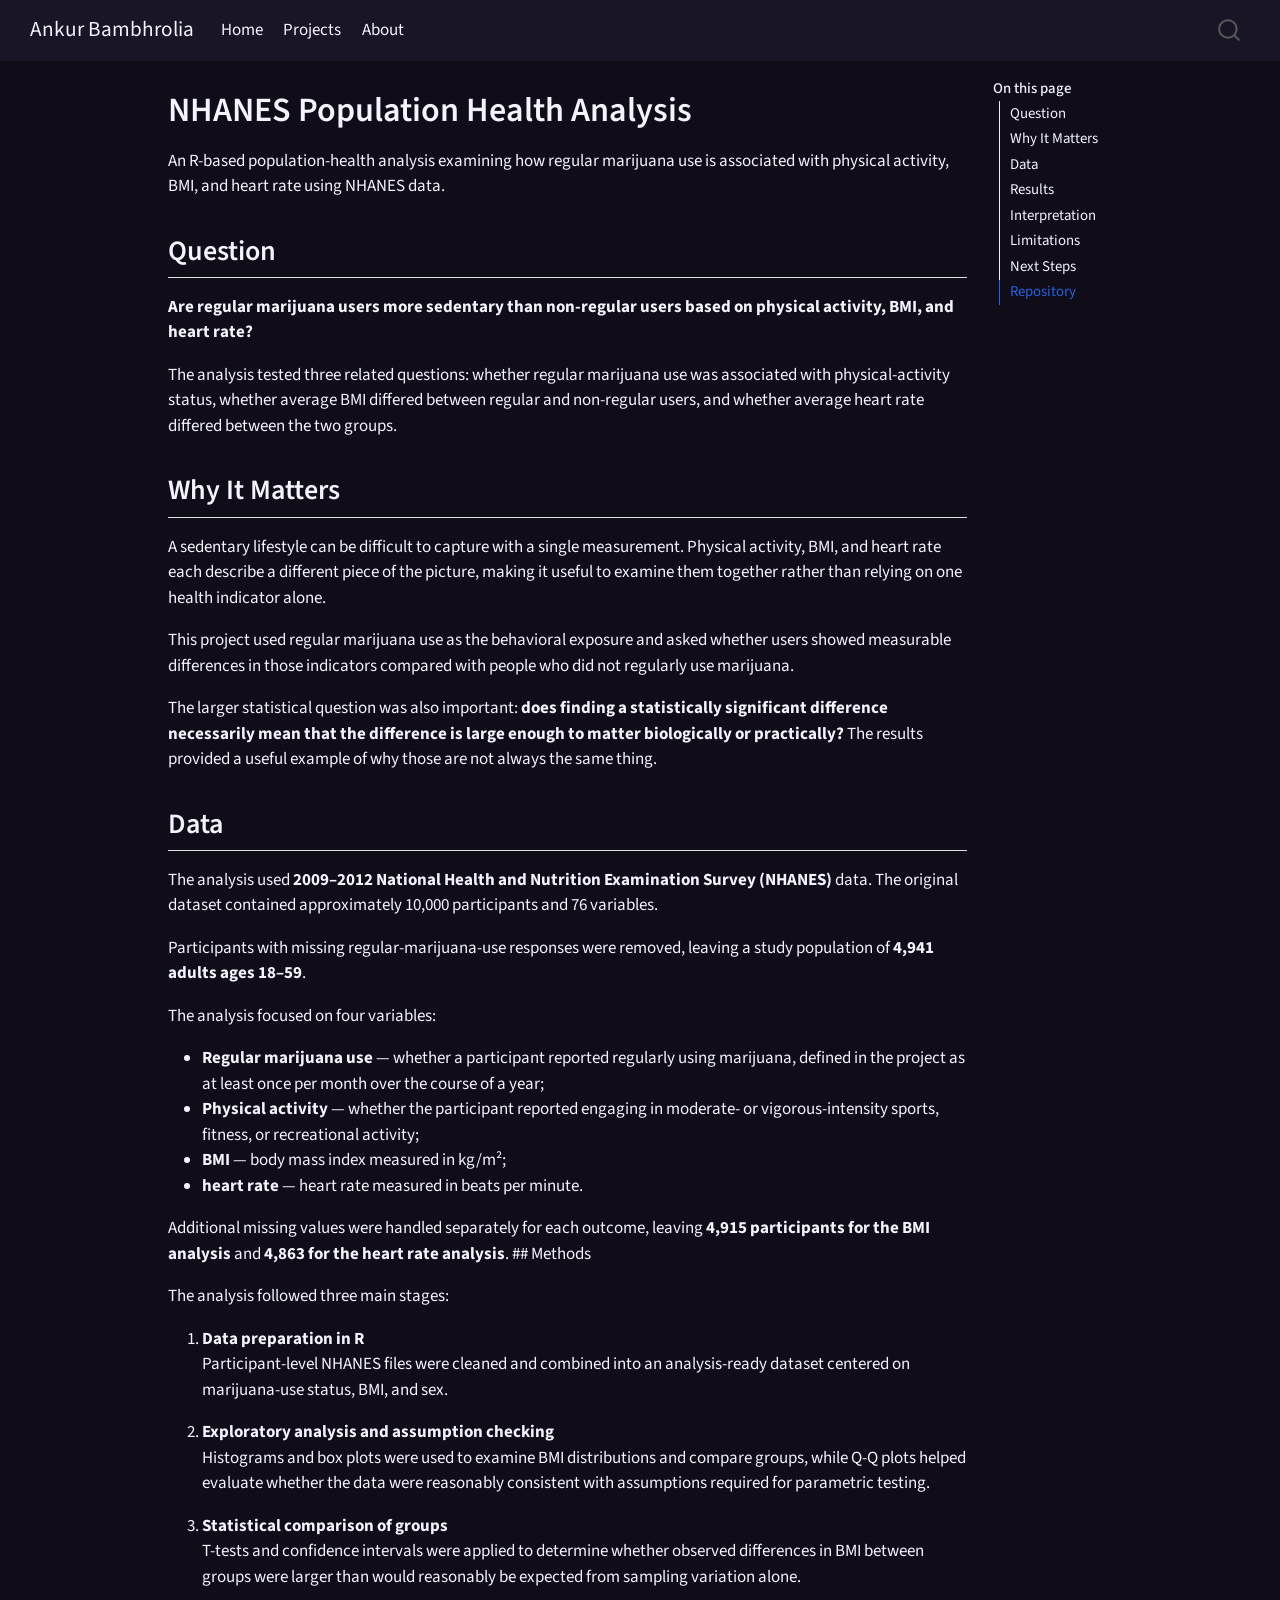
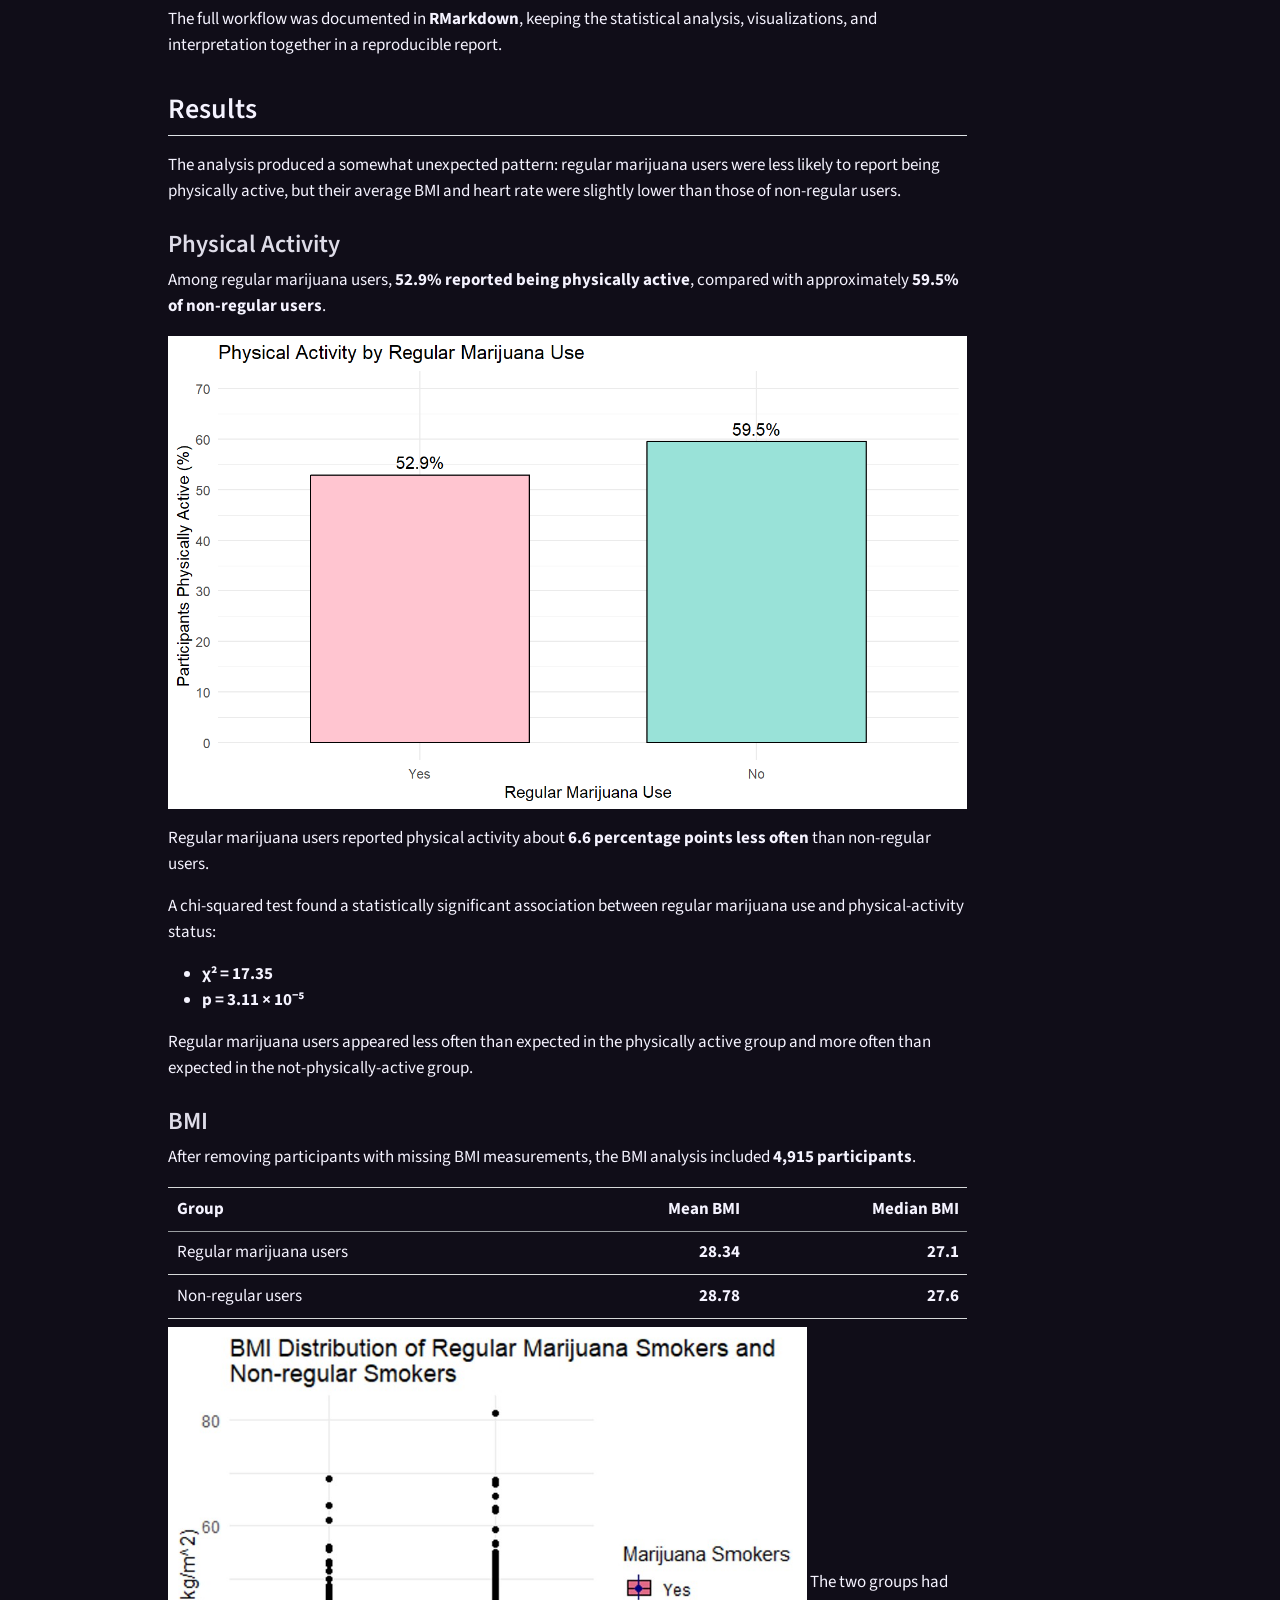
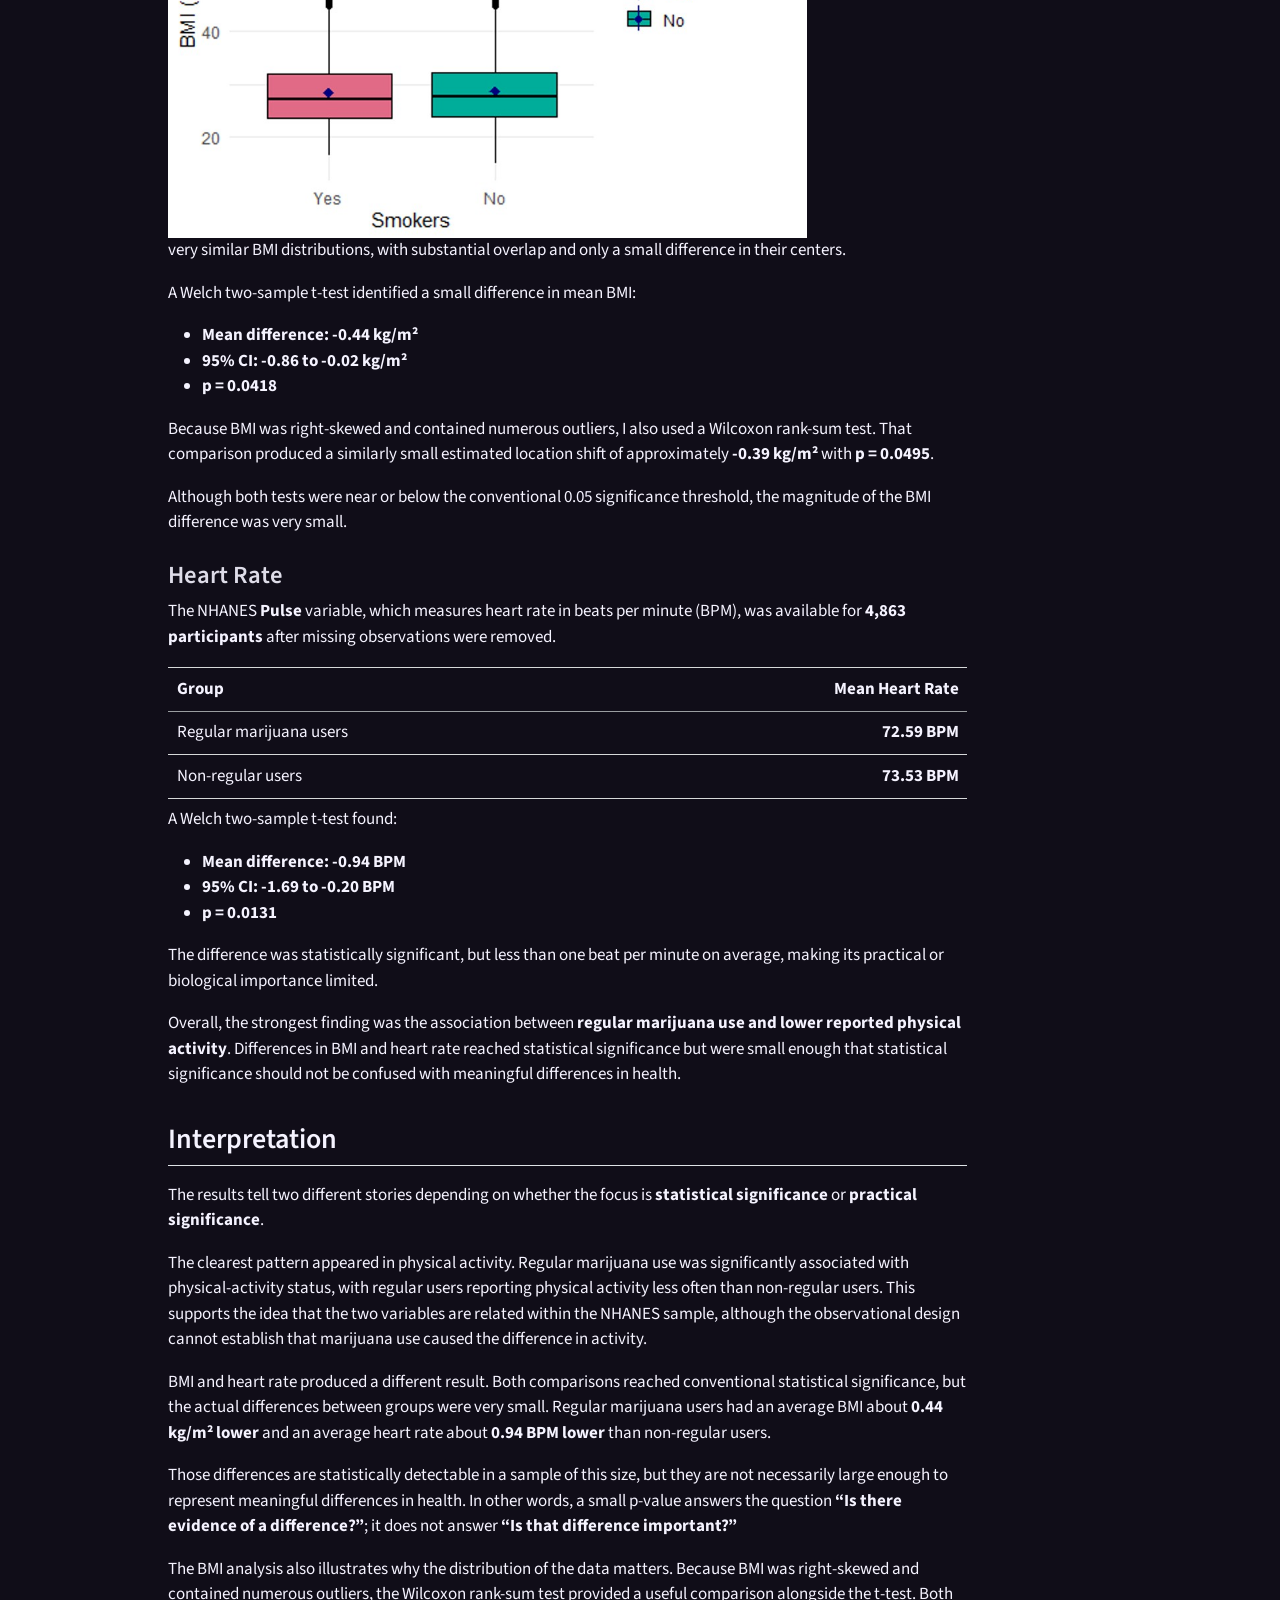
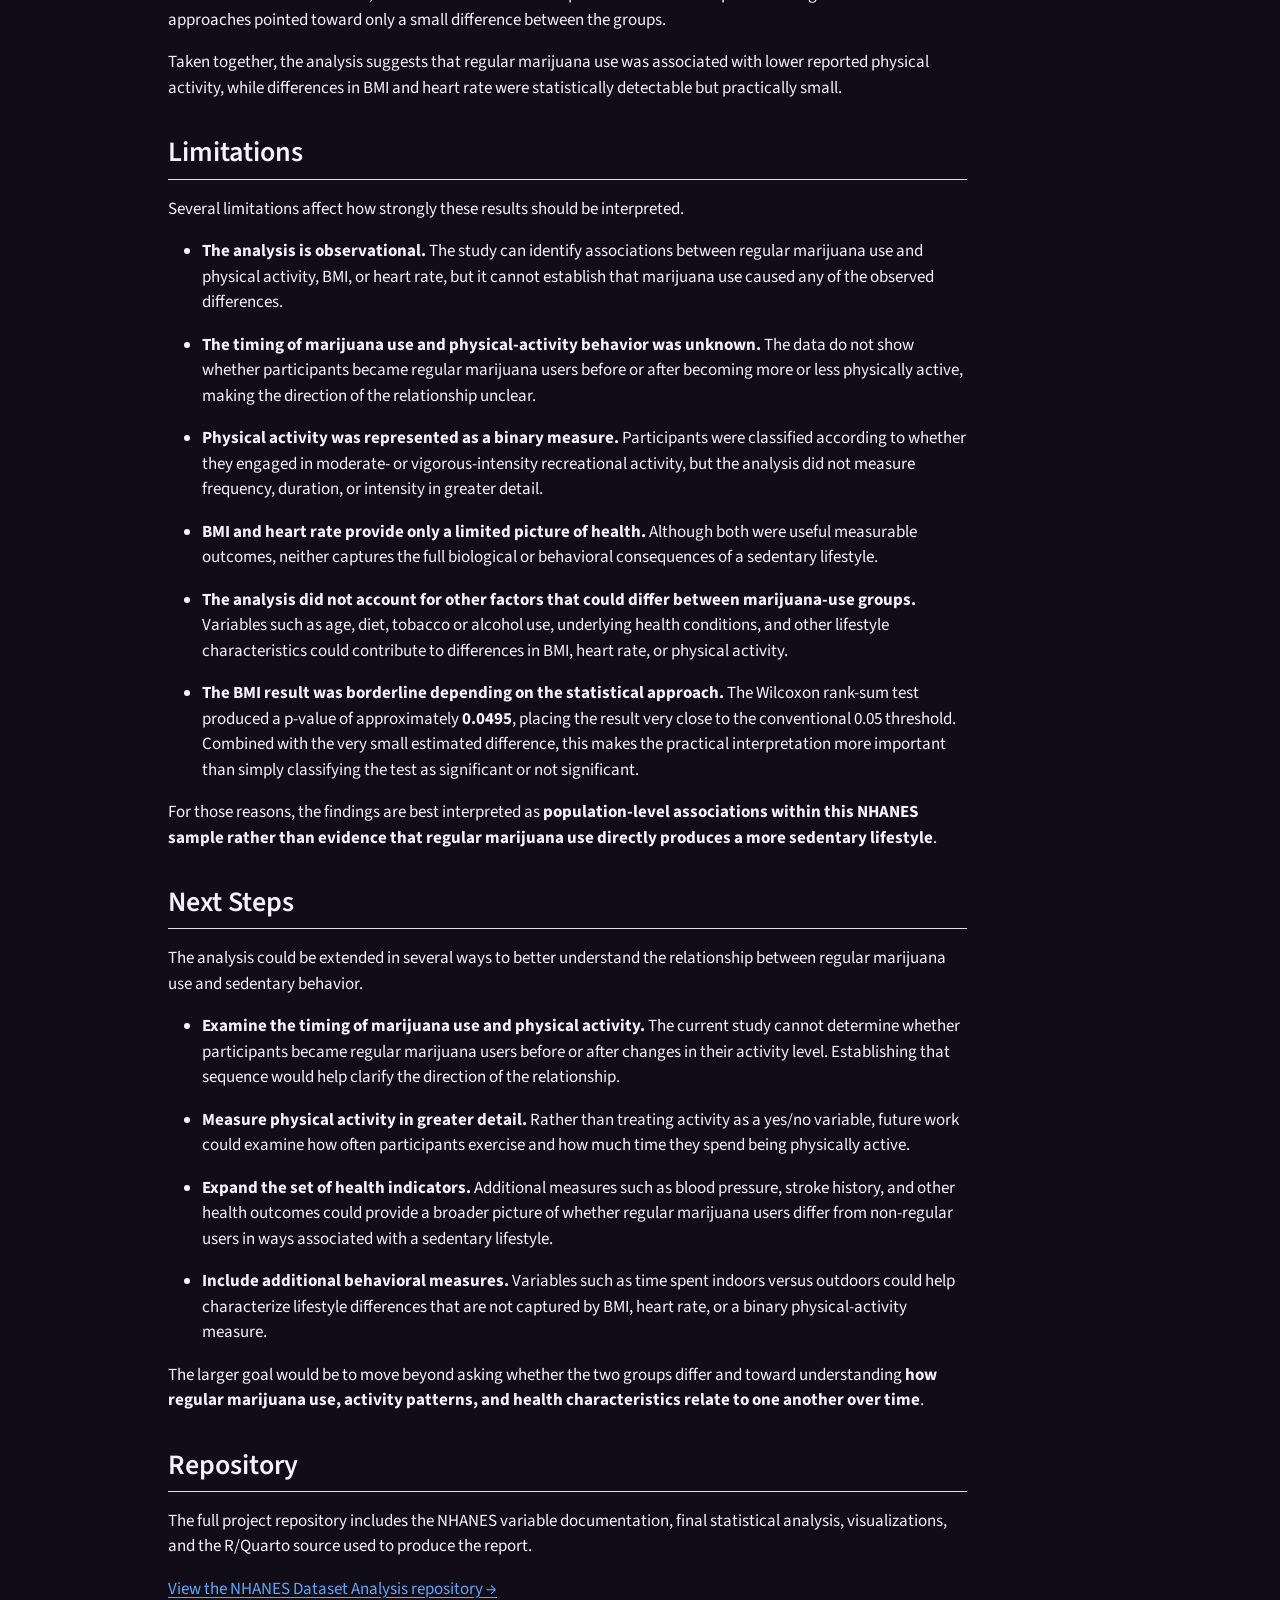
<file: projects/nhanes.html>
<!DOCTYPE html>
<html xmlns="http://www.w3.org/1999/xhtml" lang="en" xml:lang="en"><head>

<meta charset="utf-8">
<meta name="generator" content="quarto-1.10.18">

<meta name="viewport" content="width=device-width, initial-scale=1.0, user-scalable=yes">


<title>NHANES Population Health Analysis – Ankur Bambhrolia</title>
<style>
/* Default styles provided by pandoc.
** See https://pandoc.org/MANUAL.html#variables-for-html for config info.
*/
span.smallcaps{font-variant: small-caps;}
div.columns{display: flex; gap: 1.5em;}
div.column{flex: auto;}
@media screen {
div.columns{gap: min(4vw, 1.5em);}
div.column{overflow-x: auto;}
}
div.hanging-indent{margin-left: 1.5em; text-indent: -1.5em;}
ul.task-list{list-style: none;}
ul.task-list li input[type="checkbox"] {
  width: 0.8em;
  margin: 0 0.8em 0.2em -1em; /* quarto-specific, see https://github.com/quarto-dev/quarto-cli/issues/4556 */ 
  vertical-align: middle;
}
</style>


<script src="../site_libs/quarto-nav/quarto-nav.js"></script>
<script src="../site_libs/quarto-nav/headroom.min.js"></script>
<script src="../site_libs/clipboard/clipboard.min.js"></script>
<script src="../site_libs/quarto-search/autocomplete.umd.js"></script>
<script src="../site_libs/quarto-search/fuse.min.js"></script>
<script src="../site_libs/quarto-search/quarto-search.js"></script>
<meta name="quarto:offset" content="../">
<script src="../site_libs/quarto-html/quarto.js" type="module"></script>
<script src="../site_libs/quarto-html/tabsets/tabsets.js" type="module"></script>
<script src="../site_libs/quarto-html/popper.min.js"></script>
<script src="../site_libs/quarto-html/tippy.umd.min.js"></script>
<script src="../site_libs/quarto-html/anchor.min.js"></script>
<link href="../site_libs/quarto-html/tippy.css" rel="stylesheet">
<link href="../site_libs/quarto-html/quarto-syntax-highlighting-64a204ab8560d761af7679ceaba22944.css" rel="stylesheet" id="quarto-text-highlighting-styles">
<script src="../site_libs/bootstrap/bootstrap.min.js"></script>
<link href="../site_libs/bootstrap/bootstrap-icons.css" rel="stylesheet">
<link href="../site_libs/bootstrap/bootstrap-172ba59bd5e0b52282274ba0c0cc16fc.min.css" rel="stylesheet" append-hash="true" id="quarto-bootstrap" data-mode="light">
<script id="quarto-search-options" type="application/json">{
  "location": "navbar",
  "copy-button": false,
  "collapse-after": 3,
  "panel-placement": "end",
  "type": "overlay",
  "limit": 50,
  "keyboard-shortcut": [
    "f",
    "/",
    "s"
  ],
  "show-item-context": false,
  "language": {
    "search-no-results-text": "No results",
    "search-matching-documents-text": "matching documents",
    "search-copy-link-title": "Copy link to search",
    "search-hide-matches-text": "Hide additional matches",
    "search-more-match-text": "more match in this document",
    "search-more-matches-text": "more matches in this document",
    "search-clear-button-title": "Clear",
    "search-text-placeholder": "",
    "search-detached-cancel-button-title": "Cancel",
    "search-submit-button-title": "Submit",
    "search-label": "Search"
  }
}</script>


<link rel="stylesheet" href="../styles.css">
</head>

<body class="nav-fixed quarto-light">

<div id="quarto-search-results"></div>
  <header id="quarto-header" class="headroom fixed-top">
    <nav class="navbar navbar-expand-lg " data-bs-theme="dark">
      <div class="navbar-container container-fluid">
      <div class="navbar-brand-container mx-auto">
    <a class="navbar-brand" href="../index.html">
    <span class="navbar-title">Ankur Bambhrolia</span>
    </a>
  </div>
            <div id="quarto-search" class="" title="Search"></div>
          <button class="navbar-toggler" type="button" data-bs-toggle="collapse" data-bs-target="#navbarCollapse" aria-controls="navbarCollapse" role="menu" aria-expanded="false" aria-label="Toggle navigation" onclick="if (window.quartoToggleHeadroom) { window.quartoToggleHeadroom(); }">
  <span class="navbar-toggler-icon"></span>
</button>
          <div class="collapse navbar-collapse" id="navbarCollapse">
            <ul class="navbar-nav navbar-nav-scroll me-auto">
  <li class="nav-item">
    <a class="nav-link" href="../index.html"> 
<span class="menu-text">Home</span></a>
  </li>  
  <li class="nav-item">
    <a class="nav-link" href="../projects.html"> 
<span class="menu-text">Projects</span></a>
  </li>  
  <li class="nav-item">
    <a class="nav-link" href="../about.html"> 
<span class="menu-text">About</span></a>
  </li>  
</ul>
          </div> <!-- /navcollapse -->
            <div class="quarto-navbar-tools">
</div>
      </div> <!-- /container-fluid -->
    </nav>
</header>
<!-- content -->
<div id="quarto-content" class="quarto-container page-columns page-rows-contents page-layout-article page-navbar">
<!-- sidebar -->
<!-- margin-sidebar -->
    <div id="quarto-margin-sidebar" class="sidebar margin-sidebar">
        <nav id="TOC" role="doc-toc" class="toc-active">
    <h2 id="toc-title">On this page</h2>
   
  <ul>
  <li><a href="#question" id="toc-question" class="nav-link active" data-scroll-target="#question">Question</a></li>
  <li><a href="#why-it-matters" id="toc-why-it-matters" class="nav-link" data-scroll-target="#why-it-matters">Why It Matters</a></li>
  <li><a href="#data" id="toc-data" class="nav-link" data-scroll-target="#data">Data</a></li>
  <li><a href="#results" id="toc-results" class="nav-link" data-scroll-target="#results">Results</a>
  <ul class="collapse">
  <li><a href="#physical-activity" id="toc-physical-activity" class="nav-link" data-scroll-target="#physical-activity">Physical Activity</a></li>
  <li><a href="#bmi" id="toc-bmi" class="nav-link" data-scroll-target="#bmi">BMI</a></li>
  <li><a href="#heart-rate" id="toc-heart-rate" class="nav-link" data-scroll-target="#heart-rate">Heart Rate</a></li>
  </ul></li>
  <li><a href="#interpretation" id="toc-interpretation" class="nav-link" data-scroll-target="#interpretation">Interpretation</a></li>
  <li><a href="#limitations" id="toc-limitations" class="nav-link" data-scroll-target="#limitations">Limitations</a></li>
  <li><a href="#next-steps" id="toc-next-steps" class="nav-link" data-scroll-target="#next-steps">Next Steps</a></li>
  <li><a href="#repository" id="toc-repository" class="nav-link" data-scroll-target="#repository">Repository</a></li>
  </ul>
</nav>
    </div>
<!-- main -->
<main class="content" id="quarto-document-content">

<header id="title-block-header" class="quarto-title-block default">
<div class="quarto-title">
<h1 class="title">NHANES Population Health Analysis</h1>
</div>



<div class="quarto-title-meta">

    
  
    
  </div>
  


</header>


<p>An R-based population-health analysis examining how regular marijuana use is associated with physical activity, BMI, and heart rate using NHANES data.</p>
<section id="question" class="level2">
<h2 class="anchored" data-anchor-id="question">Question</h2>
<p><strong>Are regular marijuana users more sedentary than non-regular users based on physical activity, BMI, and heart rate?</strong></p>
<p>The analysis tested three related questions: whether regular marijuana use was associated with physical-activity status, whether average BMI differed between regular and non-regular users, and whether average heart rate differed between the two groups.</p>
</section>
<section id="why-it-matters" class="level2">
<h2 class="anchored" data-anchor-id="why-it-matters">Why It Matters</h2>
<p>A sedentary lifestyle can be difficult to capture with a single measurement. Physical activity, BMI, and heart rate each describe a different piece of the picture, making it useful to examine them together rather than relying on one health indicator alone.</p>
<p>This project used regular marijuana use as the behavioral exposure and asked whether users showed measurable differences in those indicators compared with people who did not regularly use marijuana.</p>
<p>The larger statistical question was also important: <strong>does finding a statistically significant difference necessarily mean that the difference is large enough to matter biologically or practically?</strong> The results provided a useful example of why those are not always the same thing.</p>
</section>
<section id="data" class="level2">
<h2 class="anchored" data-anchor-id="data">Data</h2>
<p>The analysis used <strong>2009–2012 National Health and Nutrition Examination Survey (NHANES)</strong> data. The original dataset contained approximately 10,000 participants and 76 variables.</p>
<p>Participants with missing regular-marijuana-use responses were removed, leaving a study population of <strong>4,941 adults ages 18–59</strong>.</p>
<p>The analysis focused on four variables:</p>
<ul>
<li><strong>Regular marijuana use</strong> — whether a participant reported regularly using marijuana, defined in the project as at least once per month over the course of a year;</li>
<li><strong>Physical activity</strong> — whether the participant reported engaging in moderate- or vigorous-intensity sports, fitness, or recreational activity;</li>
<li><strong>BMI</strong> — body mass index measured in kg/m²;</li>
<li><strong>heart rate</strong> — heart rate measured in beats per minute.</li>
</ul>
<p>Additional missing values were handled separately for each outcome, leaving <strong>4,915 participants for the BMI analysis</strong> and <strong>4,863 for the heart rate analysis</strong>. ## Methods</p>
<p>The analysis followed three main stages:</p>
<ol type="1">
<li><p><strong>Data preparation in R</strong><br>
Participant-level NHANES files were cleaned and combined into an analysis-ready dataset centered on marijuana-use status, BMI, and sex.</p></li>
<li><p><strong>Exploratory analysis and assumption checking</strong><br>
Histograms and box plots were used to examine BMI distributions and compare groups, while Q-Q plots helped evaluate whether the data were reasonably consistent with assumptions required for parametric testing.</p></li>
<li><p><strong>Statistical comparison of groups</strong><br>
T-tests and confidence intervals were applied to determine whether observed differences in BMI between groups were larger than would reasonably be expected from sampling variation alone.</p></li>
</ol>
<p>The full workflow was documented in <strong>RMarkdown</strong>, keeping the statistical analysis, visualizations, and interpretation together in a reproducible report.</p>
</section>
<section id="results" class="level2">
<h2 class="anchored" data-anchor-id="results">Results</h2>
<p>The analysis produced a somewhat unexpected pattern: regular marijuana users were less likely to report being physically active, but their average BMI and heart rate were slightly lower than those of non-regular users.</p>
<section id="physical-activity" class="level3">
<h3 class="anchored" data-anchor-id="physical-activity">Physical Activity</h3>
<p>Among regular marijuana users, <strong>52.9% reported being physically active</strong>, compared with approximately <strong>59.5% of non-regular users</strong>.</p>
<p><img src="../images/featured/nhanes-physical-activity.jpg" class="img-fluid" alt="Percentage of participants reporting physical activity among regular and non-regular marijuana users. Regular users reported lower physical activity than non-regular users."></p>
<p>Regular marijuana users reported physical activity about <strong>6.6 percentage points less often</strong> than non-regular users.</p>
<p>A chi-squared test found a statistically significant association between regular marijuana use and physical-activity status:</p>
<ul>
<li><strong>χ² = 17.35</strong></li>
<li><strong>p = 3.11 × 10⁻⁵</strong></li>
</ul>
<p>Regular marijuana users appeared less often than expected in the physically active group and more often than expected in the not-physically-active group.</p>
</section>
<section id="bmi" class="level3">
<h3 class="anchored" data-anchor-id="bmi">BMI</h3>
<p>After removing participants with missing BMI measurements, the BMI analysis included <strong>4,915 participants</strong>.</p>
<table class="caption-top table">
<thead>
<tr class="header">
<th>Group</th>
<th style="text-align: right;">Mean BMI</th>
<th style="text-align: right;">Median BMI</th>
</tr>
</thead>
<tbody>
<tr class="odd">
<td>Regular marijuana users</td>
<td style="text-align: right;"><strong>28.34</strong></td>
<td style="text-align: right;"><strong>27.1</strong></td>
</tr>
<tr class="even">
<td>Non-regular users</td>
<td style="text-align: right;"><strong>28.78</strong></td>
<td style="text-align: right;"><strong>27.6</strong></td>
</tr>
</tbody>
</table>
<p><img src="../images/featured/nhanes-bmi-boxplot.jpg" class="img-fluid" style="width:80.0%" alt="BMI distributions for regular and non-regular marijuana users, showing similar centers and numerous upper outliers."> The two groups had very similar BMI distributions, with substantial overlap and only a small difference in their centers.</p>
<p>A Welch two-sample t-test identified a small difference in mean BMI:</p>
<ul>
<li><strong>Mean difference: -0.44 kg/m²</strong></li>
<li><strong>95% CI: -0.86 to -0.02 kg/m²</strong></li>
<li><strong>p = 0.0418</strong></li>
</ul>
<p>Because BMI was right-skewed and contained numerous outliers, I also used a Wilcoxon rank-sum test. That comparison produced a similarly small estimated location shift of approximately <strong>-0.39 kg/m²</strong> with <strong>p = 0.0495</strong>.</p>
<p>Although both tests were near or below the conventional 0.05 significance threshold, the magnitude of the BMI difference was very small.</p>
</section>
<section id="heart-rate" class="level3">
<h3 class="anchored" data-anchor-id="heart-rate">Heart Rate</h3>
<p>The NHANES <strong>Pulse</strong> variable, which measures heart rate in beats per minute (BPM), was available for <strong>4,863 participants</strong> after missing observations were removed.</p>
<table class="caption-top table">
<thead>
<tr class="header">
<th>Group</th>
<th style="text-align: right;">Mean Heart Rate</th>
</tr>
</thead>
<tbody>
<tr class="odd">
<td>Regular marijuana users</td>
<td style="text-align: right;"><strong>72.59 BPM</strong></td>
</tr>
<tr class="even">
<td>Non-regular users</td>
<td style="text-align: right;"><strong>73.53 BPM</strong></td>
</tr>
</tbody>
</table>
<p>A Welch two-sample t-test found:</p>
<ul>
<li><strong>Mean difference: -0.94 BPM</strong></li>
<li><strong>95% CI: -1.69 to -0.20 BPM</strong></li>
<li><strong>p = 0.0131</strong></li>
</ul>
<p>The difference was statistically significant, but less than one beat per minute on average, making its practical or biological importance limited.</p>
<p>Overall, the strongest finding was the association between <strong>regular marijuana use and lower reported physical activity</strong>. Differences in BMI and heart rate reached statistical significance but were small enough that statistical significance should not be confused with meaningful differences in health.</p>
</section>
</section>
<section id="interpretation" class="level2">
<h2 class="anchored" data-anchor-id="interpretation">Interpretation</h2>
<p>The results tell two different stories depending on whether the focus is <strong>statistical significance</strong> or <strong>practical significance</strong>.</p>
<p>The clearest pattern appeared in physical activity. Regular marijuana use was significantly associated with physical-activity status, with regular users reporting physical activity less often than non-regular users. This supports the idea that the two variables are related within the NHANES sample, although the observational design cannot establish that marijuana use caused the difference in activity.</p>
<p>BMI and heart rate produced a different result. Both comparisons reached conventional statistical significance, but the actual differences between groups were very small. Regular marijuana users had an average BMI about <strong>0.44 kg/m² lower</strong> and an average heart rate about <strong>0.94 BPM lower</strong> than non-regular users.</p>
<p>Those differences are statistically detectable in a sample of this size, but they are not necessarily large enough to represent meaningful differences in health. In other words, a small p-value answers the question <strong>“Is there evidence of a difference?”</strong>; it does not answer <strong>“Is that difference important?”</strong></p>
<p>The BMI analysis also illustrates why the distribution of the data matters. Because BMI was right-skewed and contained numerous outliers, the Wilcoxon rank-sum test provided a useful comparison alongside the t-test. Both approaches pointed toward only a small difference between the groups.</p>
<p>Taken together, the analysis suggests that regular marijuana use was associated with lower reported physical activity, while differences in BMI and heart rate were statistically detectable but practically small.</p>
</section>
<section id="limitations" class="level2">
<h2 class="anchored" data-anchor-id="limitations">Limitations</h2>
<p>Several limitations affect how strongly these results should be interpreted.</p>
<ul>
<li><p><strong>The analysis is observational.</strong> The study can identify associations between regular marijuana use and physical activity, BMI, or heart rate, but it cannot establish that marijuana use caused any of the observed differences.</p></li>
<li><p><strong>The timing of marijuana use and physical-activity behavior was unknown.</strong> The data do not show whether participants became regular marijuana users before or after becoming more or less physically active, making the direction of the relationship unclear.</p></li>
<li><p><strong>Physical activity was represented as a binary measure.</strong> Participants were classified according to whether they engaged in moderate- or vigorous-intensity recreational activity, but the analysis did not measure frequency, duration, or intensity in greater detail.</p></li>
<li><p><strong>BMI and heart rate provide only a limited picture of health.</strong> Although both were useful measurable outcomes, neither captures the full biological or behavioral consequences of a sedentary lifestyle.</p></li>
<li><p><strong>The analysis did not account for other factors that could differ between marijuana-use groups.</strong> Variables such as age, diet, tobacco or alcohol use, underlying health conditions, and other lifestyle characteristics could contribute to differences in BMI, heart rate, or physical activity.</p></li>
<li><p><strong>The BMI result was borderline depending on the statistical approach.</strong> The Wilcoxon rank-sum test produced a p-value of approximately <strong>0.0495</strong>, placing the result very close to the conventional 0.05 threshold. Combined with the very small estimated difference, this makes the practical interpretation more important than simply classifying the test as significant or not significant.</p></li>
</ul>
<p>For those reasons, the findings are best interpreted as <strong>population-level associations within this NHANES sample rather than evidence that regular marijuana use directly produces a more sedentary lifestyle</strong>.</p>
</section>
<section id="next-steps" class="level2">
<h2 class="anchored" data-anchor-id="next-steps">Next Steps</h2>
<p>The analysis could be extended in several ways to better understand the relationship between regular marijuana use and sedentary behavior.</p>
<ul>
<li><p><strong>Examine the timing of marijuana use and physical activity.</strong> The current study cannot determine whether participants became regular marijuana users before or after changes in their activity level. Establishing that sequence would help clarify the direction of the relationship.</p></li>
<li><p><strong>Measure physical activity in greater detail.</strong> Rather than treating activity as a yes/no variable, future work could examine how often participants exercise and how much time they spend being physically active.</p></li>
<li><p><strong>Expand the set of health indicators.</strong> Additional measures such as blood pressure, stroke history, and other health outcomes could provide a broader picture of whether regular marijuana users differ from non-regular users in ways associated with a sedentary lifestyle.</p></li>
<li><p><strong>Include additional behavioral measures.</strong> Variables such as time spent indoors versus outdoors could help characterize lifestyle differences that are not captured by BMI, heart rate, or a binary physical-activity measure.</p></li>
</ul>
<p>The larger goal would be to move beyond asking whether the two groups differ and toward understanding <strong>how regular marijuana use, activity patterns, and health characteristics relate to one another over time</strong>.</p>
</section>
<section id="repository" class="level2">
<h2 class="anchored" data-anchor-id="repository">Repository</h2>
<p>The full project repository includes the NHANES variable documentation, final statistical analysis, visualizations, and the R/Quarto source used to produce the report.</p>
<p><a href="https://github.com/AnkurBambhrolia/NHANES-Dataset-Analysis">View the NHANES Dataset Analysis repository →</a></p>


</section>

</main> <!-- /main -->
<script id="quarto-html-after-body" type="application/javascript">
  window.document.addEventListener("DOMContentLoaded", function (event) {
    const icon = "";
    const anchorJS = new window.AnchorJS();
    anchorJS.options = {
      placement: 'right',
      icon: icon
    };
    anchorJS.add('.anchored');
    const isCodeAnnotation = (el) => {
      for (const clz of el.classList) {
        if (clz.startsWith('code-annotation-')) {                     
          return true;
        }
      }
      return false;
    }
    const onCopySuccess = function(e) {
      // button target
      const button = e.trigger;
      // don't keep focus
      button.blur();
      // flash "checked"
      button.classList.add('code-copy-button-checked');
      var currentTitle = button.getAttribute("title");
      button.setAttribute("title", "Copied!");
      let tooltip;
      if (window.bootstrap) {
        button.setAttribute("data-bs-toggle", "tooltip");
        button.setAttribute("data-bs-placement", "left");
        button.setAttribute("data-bs-title", "Copied!");
        tooltip = new bootstrap.Tooltip(button, 
          { trigger: "manual", 
            customClass: "code-copy-button-tooltip",
            offset: [0, -8]});
        tooltip.show();    
      }
      setTimeout(function() {
        if (tooltip) {
          tooltip.hide();
          button.removeAttribute("data-bs-title");
          button.removeAttribute("data-bs-toggle");
          button.removeAttribute("data-bs-placement");
        }
        button.setAttribute("title", currentTitle);
        button.classList.remove('code-copy-button-checked');
      }, 1000);
      // clear code selection
      e.clearSelection();
    }
    const getTextToCopy = function(trigger) {
      const outerScaffold = trigger.parentElement.cloneNode(true);
      const codeEl = outerScaffold.querySelector('code');
      for (const childEl of codeEl.children) {
        if (isCodeAnnotation(childEl)) {
          childEl.remove();
        }
      }
      return codeEl.innerText;
    }
    const clipboard = new window.ClipboardJS('.code-copy-button:not([data-in-quarto-modal])', {
      text: getTextToCopy
    });
    clipboard.on('success', onCopySuccess);
    if (window.document.getElementById('quarto-embedded-source-code-modal')) {
      const clipboardModal = new window.ClipboardJS('.code-copy-button[data-in-quarto-modal]', {
        text: getTextToCopy,
        container: window.document.getElementById('quarto-embedded-source-code-modal')
      });
      clipboardModal.on('success', onCopySuccess);
    }
      var localhostRegex = new RegExp(/^(?:http|https):\/\/localhost\:?[0-9]*\//);
      var mailtoRegex = new RegExp(/^mailto:/);
        var filterRegex = new RegExp("https:\/\/AnkurBambhrolia\.github\.io\/portfolio\/");
      var isInternal = (href) => {
          return filterRegex.test(href) || localhostRegex.test(href) || mailtoRegex.test(href);
      }
      // Inspect non-navigation links and adorn them if external
     var links = window.document.querySelectorAll('a[href]:not(.nav-link):not(.navbar-brand):not(.toc-action):not(.sidebar-link):not(.sidebar-item-toggle):not(.pagination-link):not(.no-external):not([aria-hidden]):not(.dropdown-item):not(.quarto-navigation-tool):not(.about-link)');
      for (var i=0; i<links.length; i++) {
        const link = links[i];
        if (!isInternal(link.href)) {
          // undo the damage that might have been done by quarto-nav.js in the case of
          // links that we want to consider external
          if (link.dataset.originalHref !== undefined) {
            link.href = link.dataset.originalHref;
          }
        }
      }
    function tippyHover(el, contentFn, onTriggerFn, onUntriggerFn) {
      const config = {
        allowHTML: true,
        maxWidth: 500,
        delay: 100,
        arrow: false,
        appendTo: function(el) {
            return el.parentElement;
        },
        interactive: true,
        interactiveBorder: 10,
        theme: 'quarto',
        placement: 'bottom-start',
      };
      if (contentFn) {
        config.content = contentFn;
      }
      if (onTriggerFn) {
        config.onTrigger = onTriggerFn;
      }
      if (onUntriggerFn) {
        config.onUntrigger = onUntriggerFn;
      }
      window.tippy(el, config); 
    }
    const noterefs = window.document.querySelectorAll('a[role="doc-noteref"]');
    for (var i=0; i<noterefs.length; i++) {
      const ref = noterefs[i];
      tippyHover(ref, function() {
        // use id or data attribute instead here
        let href = ref.getAttribute('data-footnote-href') || ref.getAttribute('href');
        try { href = new URL(href).hash; } catch {}
        const id = href.replace(/^#\/?/, "");
        const note = window.document.getElementById(id);
        if (note) {
          return note.innerHTML;
        } else {
          return "";
        }
      });
    }
    const xrefs = window.document.querySelectorAll('a.quarto-xref');
    const processXRef = (id, note) => {
      // Strip column container classes
      const stripColumnClz = (el) => {
        el.classList.remove("page-full", "page-columns");
        if (el.children) {
          for (const child of el.children) {
            stripColumnClz(child);
          }
        }
      }
      stripColumnClz(note)
      if (id === null || id.startsWith('sec-')) {
        // Special case sections, only their first couple elements
        const container = document.createElement("div");
        if (note.children && note.children.length > 2) {
          container.appendChild(note.children[0].cloneNode(true));
          for (let i = 1; i < note.children.length; i++) {
            const child = note.children[i];
            if (child.tagName === "P" && child.innerText === "") {
              continue;
            } else {
              container.appendChild(child.cloneNode(true));
              break;
            }
          }
          if (window.Quarto?.typesetMath) {
            window.Quarto.typesetMath(container);
          }
          return container.innerHTML
        } else {
          if (window.Quarto?.typesetMath) {
            window.Quarto.typesetMath(note);
          }
          return note.innerHTML;
        }
      } else {
        // Remove any anchor links if they are present
        const anchorLink = note.querySelector('a.anchorjs-link');
        if (anchorLink) {
          anchorLink.remove();
        }
        if (window.Quarto?.typesetMath) {
          window.Quarto.typesetMath(note);
        }
        if (note.classList.contains("callout")) {
          return note.outerHTML;
        } else {
          return note.innerHTML;
        }
      }
    }
    for (var i=0; i<xrefs.length; i++) {
      const xref = xrefs[i];
      tippyHover(xref, undefined, function(instance) {
        instance.disable();
        let url = xref.getAttribute('href');
        let hash = undefined; 
        if (url.startsWith('#')) {
          hash = url;
        } else {
          try { hash = new URL(url).hash; } catch {}
        }
        if (hash) {
          const id = hash.replace(/^#\/?/, "");
          const note = window.document.getElementById(id);
          if (note !== null) {
            try {
              const html = processXRef(id, note.cloneNode(true));
              instance.setContent(html);
            } finally {
              instance.enable();
              instance.show();
            }
          } else {
            // See if we can fetch this
            fetch(url.split('#')[0])
            .then(res => res.text())
            .then(html => {
              const parser = new DOMParser();
              const htmlDoc = parser.parseFromString(html, "text/html");
              const note = htmlDoc.getElementById(id);
              if (note !== null) {
                const html = processXRef(id, note);
                instance.setContent(html);
              } 
            }).finally(() => {
              instance.enable();
              instance.show();
            });
          }
        } else {
          // See if we can fetch a full url (with no hash to target)
          // This is a special case and we should probably do some content thinning / targeting
          fetch(url)
          .then(res => res.text())
          .then(html => {
            const parser = new DOMParser();
            const htmlDoc = parser.parseFromString(html, "text/html");
            const note = htmlDoc.querySelector('main.content');
            if (note !== null) {
              // This should only happen for chapter cross references
              // (since there is no id in the URL)
              // remove the first header
              if (note.children.length > 0 && note.children[0].tagName === "HEADER") {
                note.children[0].remove();
              }
              const html = processXRef(null, note);
              instance.setContent(html);
            } 
          }).finally(() => {
            instance.enable();
            instance.show();
          });
        }
      }, function(instance) {
      });
    }
        let selectedAnnoteEl;
        const selectorForAnnotation = ( cell, annotation) => {
          let cellAttr = 'data-code-cell="' + cell + '"';
          let lineAttr = 'data-code-annotation="' +  annotation + '"';
          const selector = 'span[' + cellAttr + '][' + lineAttr + ']';
          return selector;
        }
        const selectCodeLines = (annoteEl) => {
          const doc = window.document;
          const targetCell = annoteEl.getAttribute("data-target-cell");
          const targetAnnotation = annoteEl.getAttribute("data-target-annotation");
          const annoteSpan = window.document.querySelector(selectorForAnnotation(targetCell, targetAnnotation));
          const lines = annoteSpan.getAttribute("data-code-lines").split(",");
          const lineIds = lines.map((line) => {
            return targetCell + "-" + line;
          })
          let top = null;
          let height = null;
          let parent = null;
          if (lineIds.length > 0) {
              //compute the position of the single el (top and bottom and make a div)
              const el = window.document.getElementById(lineIds[0]);
              top = el.offsetTop;
              height = el.offsetHeight;
              parent = el.parentElement.parentElement;
            if (lineIds.length > 1) {
              const lastEl = window.document.getElementById(lineIds[lineIds.length - 1]);
              const bottom = lastEl.offsetTop + lastEl.offsetHeight;
              height = bottom - top;
            }
            if (top !== null && height !== null && parent !== null) {
              // cook up a div (if necessary) and position it 
              let div = window.document.getElementById("code-annotation-line-highlight");
              if (div === null) {
                div = window.document.createElement("div");
                div.setAttribute("id", "code-annotation-line-highlight");
                div.style.position = 'absolute';
                parent.appendChild(div);
              }
              div.style.top = top - 2 + "px";
              div.style.height = height + 4 + "px";
              div.style.left = 0;
              let gutterDiv = window.document.getElementById("code-annotation-line-highlight-gutter");
              if (gutterDiv === null) {
                gutterDiv = window.document.createElement("div");
                gutterDiv.setAttribute("id", "code-annotation-line-highlight-gutter");
                gutterDiv.style.position = 'absolute';
                const codeCell = window.document.getElementById(targetCell);
                const gutter = codeCell.querySelector('.code-annotation-gutter');
                gutter.appendChild(gutterDiv);
              }
              gutterDiv.style.top = top - 2 + "px";
              gutterDiv.style.height = height + 4 + "px";
            }
            selectedAnnoteEl = annoteEl;
          }
        };
        const unselectCodeLines = () => {
          const elementsIds = ["code-annotation-line-highlight", "code-annotation-line-highlight-gutter"];
          elementsIds.forEach((elId) => {
            const div = window.document.getElementById(elId);
            if (div) {
              div.remove();
            }
          });
          selectedAnnoteEl = undefined;
        };
          // Handle positioning of the toggle
      window.addEventListener(
        "resize",
        throttle(() => {
          elRect = undefined;
          if (selectedAnnoteEl) {
            selectCodeLines(selectedAnnoteEl);
          }
        }, 10)
      );
      function throttle(fn, ms) {
      let throttle = false;
      let timer;
        return (...args) => {
          if(!throttle) { // first call gets through
              fn.apply(this, args);
              throttle = true;
          } else { // all the others get throttled
              if(timer) clearTimeout(timer); // cancel #2
              timer = setTimeout(() => {
                fn.apply(this, args);
                timer = throttle = false;
              }, ms);
          }
        };
      }
        // Attach click handler to the DT
        const annoteDls = window.document.querySelectorAll('dt[data-target-cell]');
        for (const annoteDlNode of annoteDls) {
          annoteDlNode.addEventListener('click', (event) => {
            const clickedEl = event.target;
            if (clickedEl !== selectedAnnoteEl) {
              unselectCodeLines();
              const activeEl = window.document.querySelector('dt[data-target-cell].code-annotation-active');
              if (activeEl) {
                activeEl.classList.remove('code-annotation-active');
              }
              selectCodeLines(clickedEl);
              clickedEl.classList.add('code-annotation-active');
            } else {
              // Unselect the line
              unselectCodeLines();
              clickedEl.classList.remove('code-annotation-active');
            }
          });
        }
    const findCites = (el) => {
      const parentEl = el.parentElement;
      if (parentEl) {
        const cites = parentEl.dataset.cites;
        if (cites) {
          return {
            el,
            cites: cites.split(' ')
          };
        } else {
          return findCites(el.parentElement)
        }
      } else {
        return undefined;
      }
    };
    var bibliorefs = window.document.querySelectorAll('a[role="doc-biblioref"]');
    for (var i=0; i<bibliorefs.length; i++) {
      const ref = bibliorefs[i];
      const citeInfo = findCites(ref);
      if (citeInfo) {
        tippyHover(citeInfo.el, function() {
          var popup = window.document.createElement('div');
          citeInfo.cites.forEach(function(cite) {
            var citeDiv = window.document.createElement('div');
            citeDiv.classList.add('hanging-indent');
            citeDiv.classList.add('csl-entry');
            var biblioDiv = window.document.getElementById('ref-' + cite);
            if (biblioDiv) {
              citeDiv.innerHTML = biblioDiv.innerHTML;
            }
            popup.appendChild(citeDiv);
          });
          return popup.innerHTML;
        });
      }
    }
  });
  </script>
</div> <!-- /content -->




</body></html>
</file>
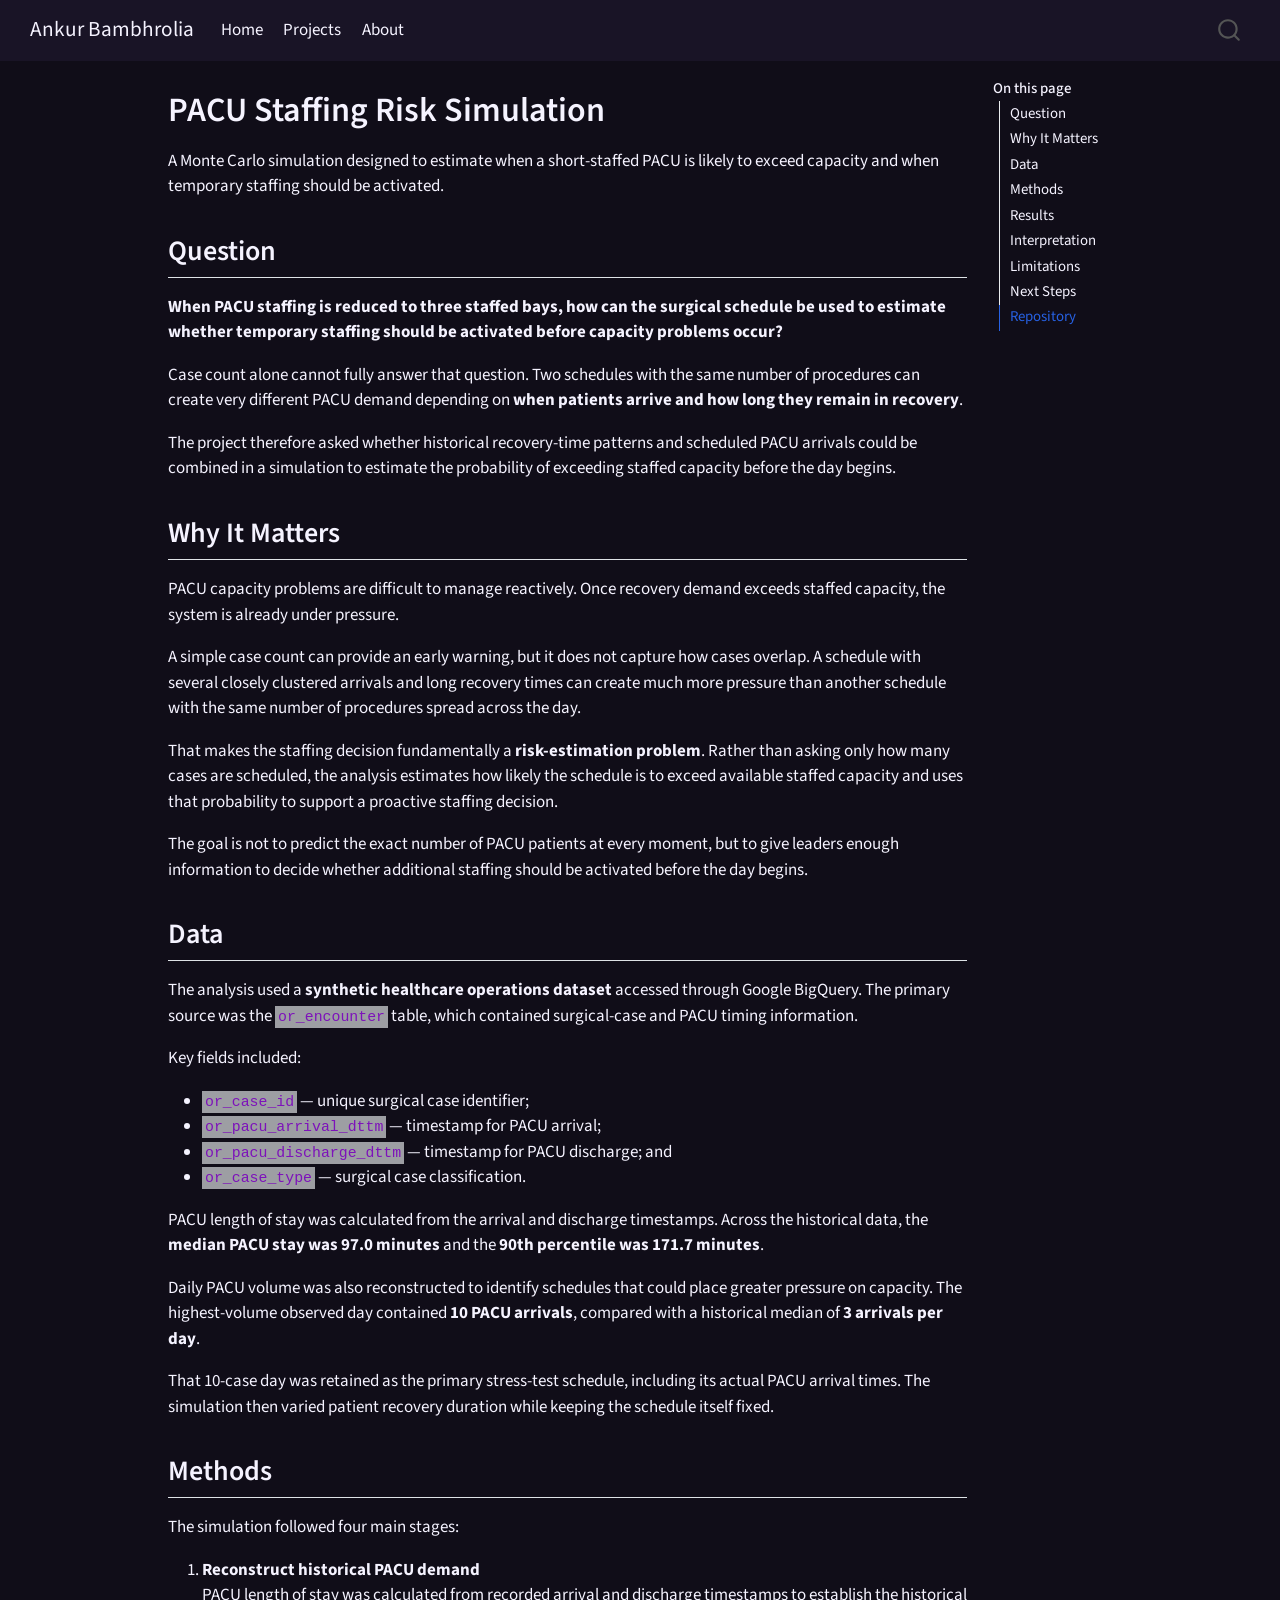
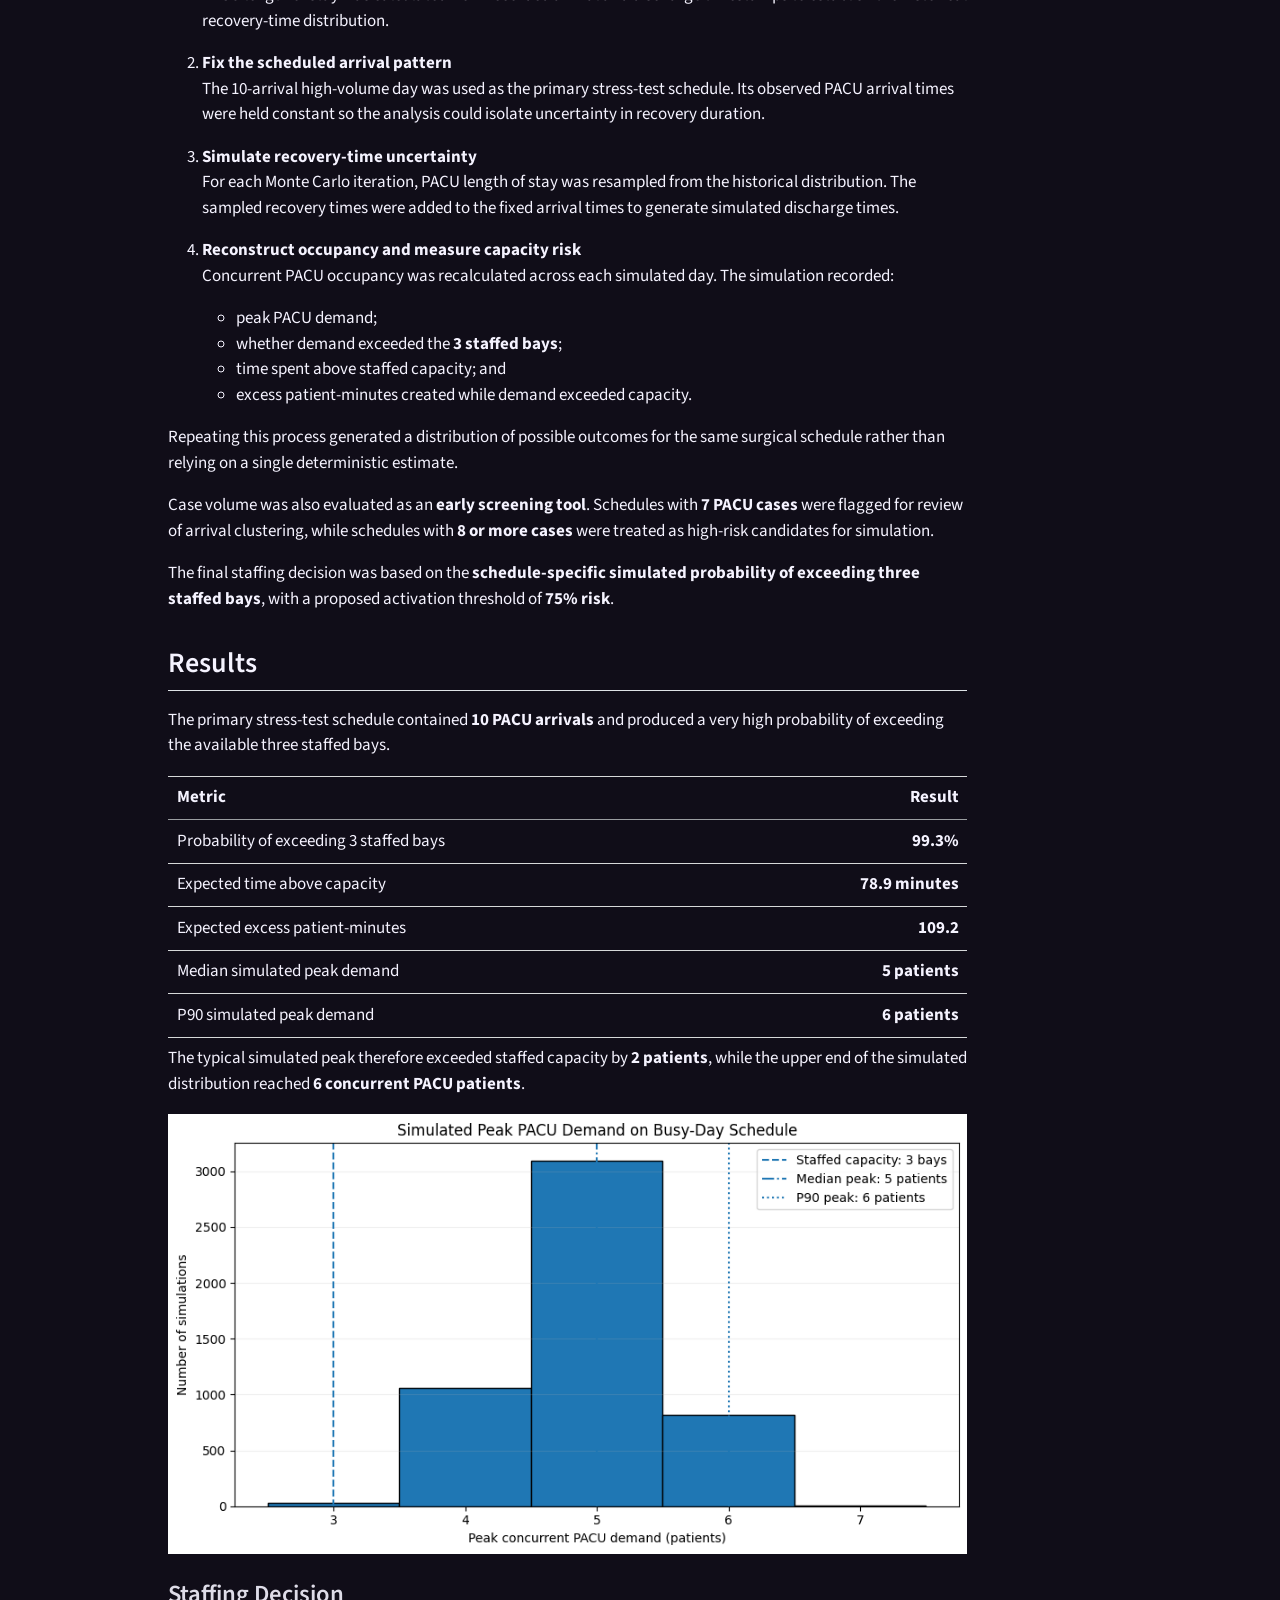
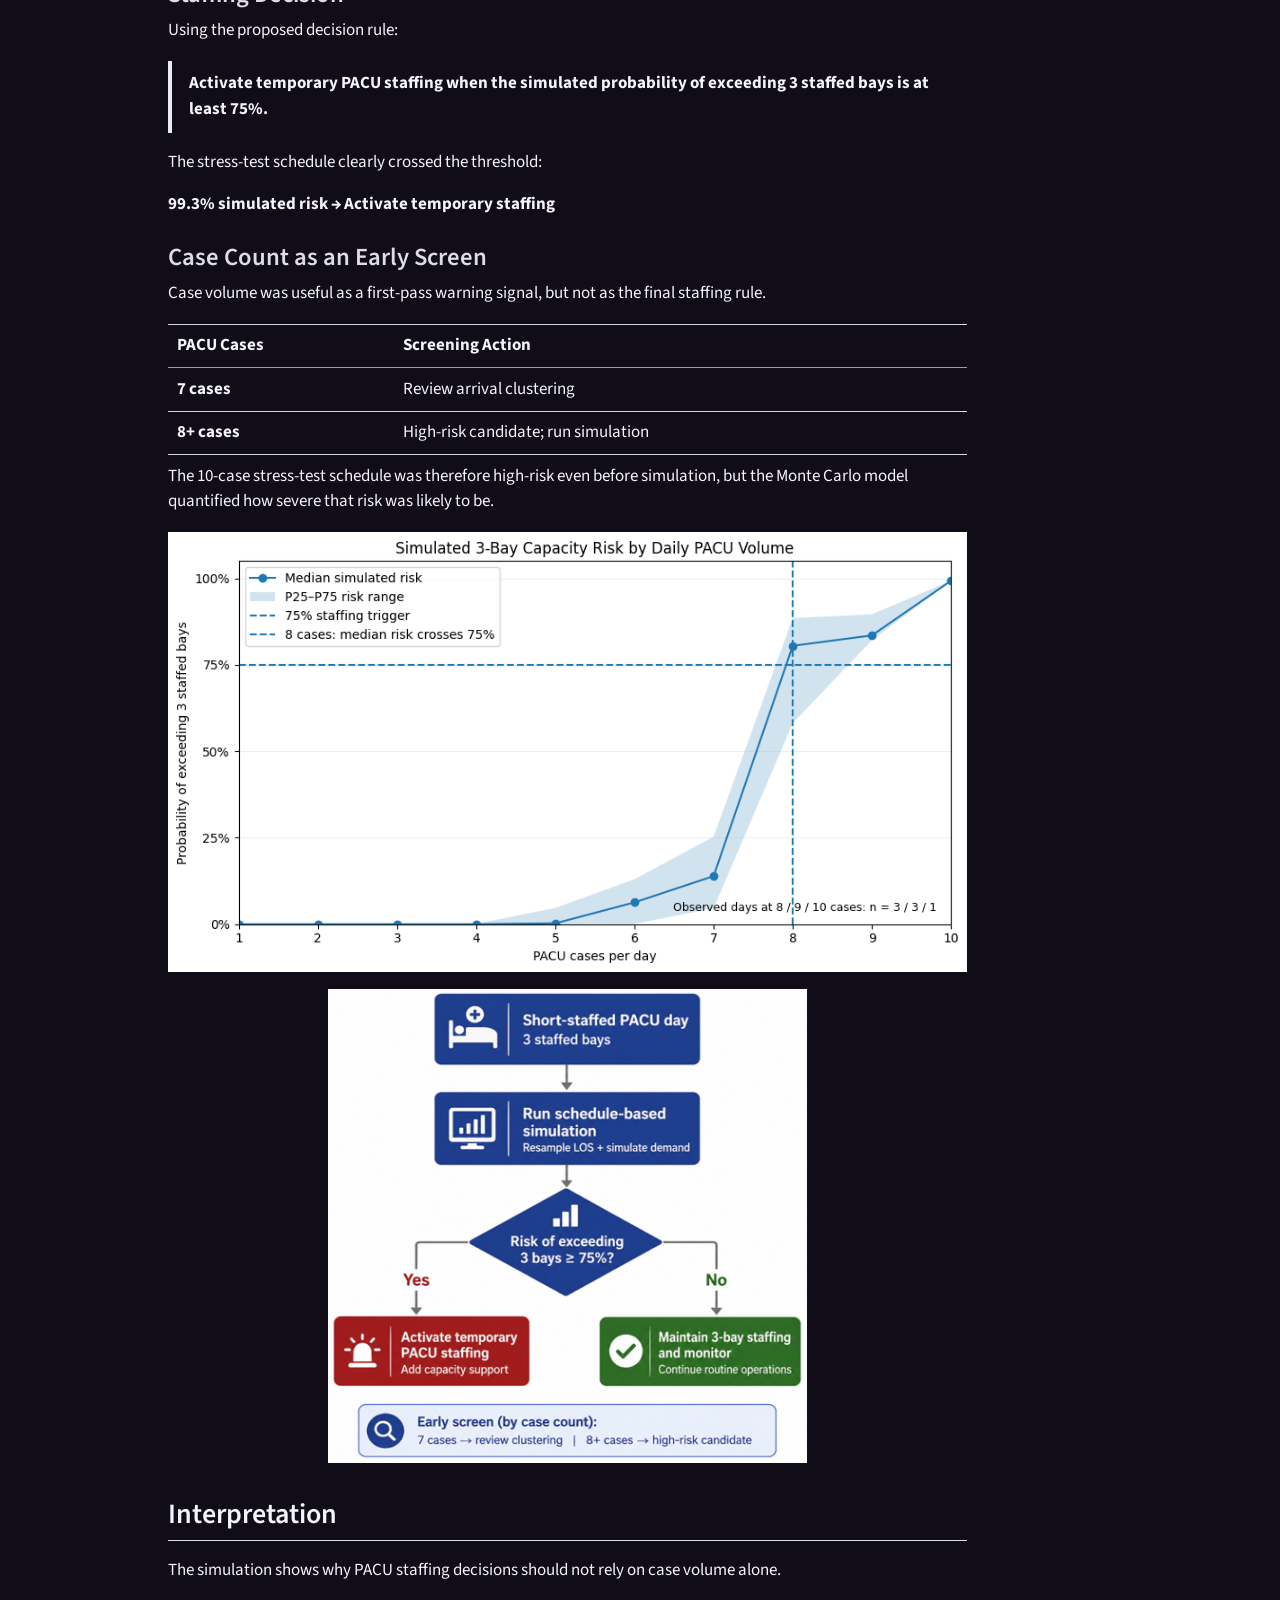
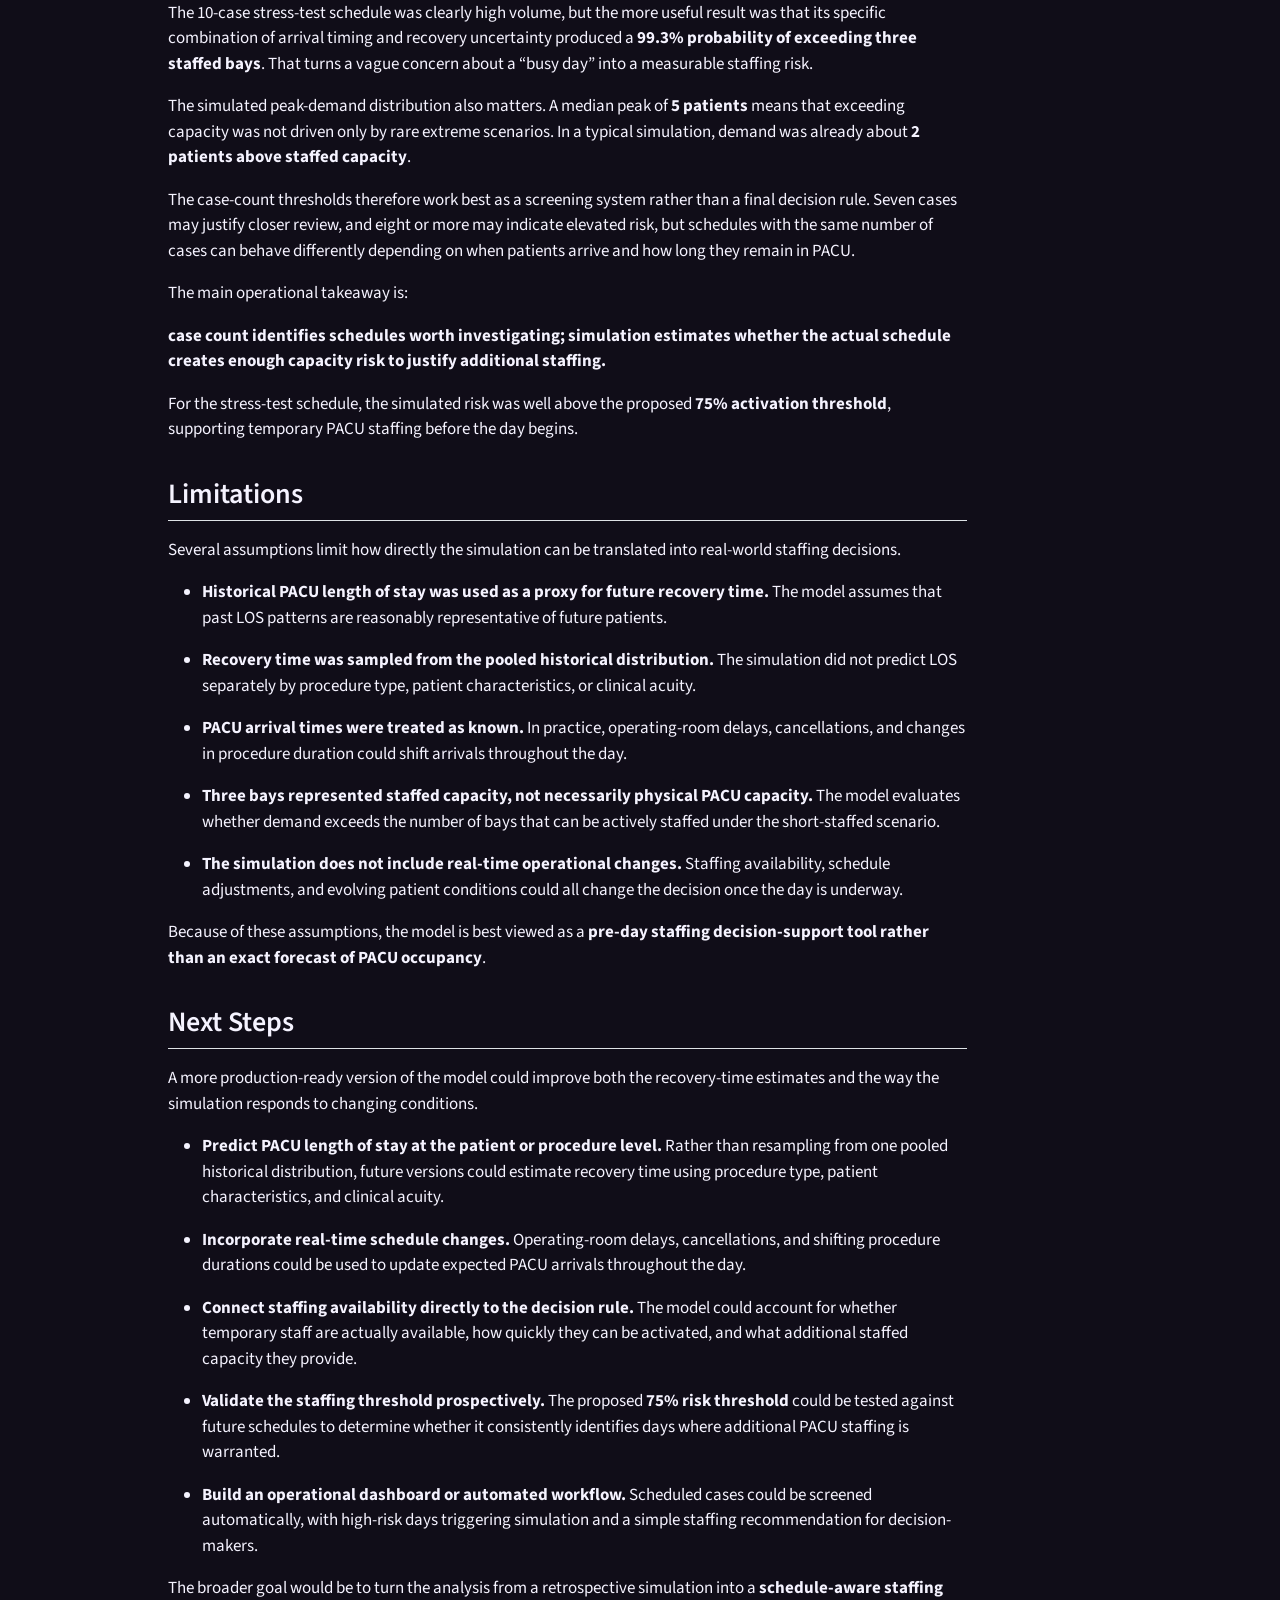
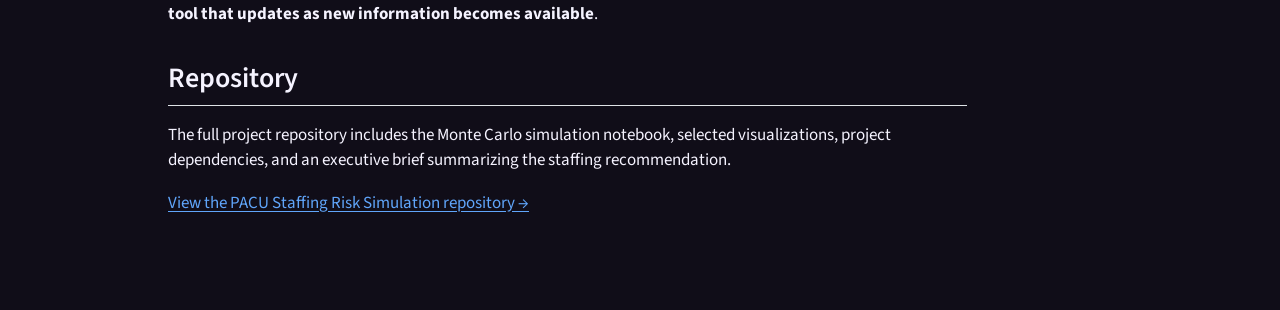
<file: projects/pacu-staffing-risk.html>
<!DOCTYPE html>
<html xmlns="http://www.w3.org/1999/xhtml" lang="en" xml:lang="en"><head>

<meta charset="utf-8">
<meta name="generator" content="quarto-1.10.18">

<meta name="viewport" content="width=device-width, initial-scale=1.0, user-scalable=yes">


<title>PACU Staffing Risk Simulation – Ankur Bambhrolia</title>
<style>
/* Default styles provided by pandoc.
** See https://pandoc.org/MANUAL.html#variables-for-html for config info.
*/
span.smallcaps{font-variant: small-caps;}
div.columns{display: flex; gap: 1.5em;}
div.column{flex: auto;}
@media screen {
div.columns{gap: min(4vw, 1.5em);}
div.column{overflow-x: auto;}
}
div.hanging-indent{margin-left: 1.5em; text-indent: -1.5em;}
ul.task-list{list-style: none;}
ul.task-list li input[type="checkbox"] {
  width: 0.8em;
  margin: 0 0.8em 0.2em -1em; /* quarto-specific, see https://github.com/quarto-dev/quarto-cli/issues/4556 */ 
  vertical-align: middle;
}
</style>


<script src="../site_libs/quarto-nav/quarto-nav.js"></script>
<script src="../site_libs/quarto-nav/headroom.min.js"></script>
<script src="../site_libs/clipboard/clipboard.min.js"></script>
<script src="../site_libs/quarto-search/autocomplete.umd.js"></script>
<script src="../site_libs/quarto-search/fuse.min.js"></script>
<script src="../site_libs/quarto-search/quarto-search.js"></script>
<meta name="quarto:offset" content="../">
<script src="../site_libs/quarto-html/quarto.js" type="module"></script>
<script src="../site_libs/quarto-html/tabsets/tabsets.js" type="module"></script>
<script src="../site_libs/quarto-html/popper.min.js"></script>
<script src="../site_libs/quarto-html/tippy.umd.min.js"></script>
<script src="../site_libs/quarto-html/anchor.min.js"></script>
<link href="../site_libs/quarto-html/tippy.css" rel="stylesheet">
<link href="../site_libs/quarto-html/quarto-syntax-highlighting-64a204ab8560d761af7679ceaba22944.css" rel="stylesheet" id="quarto-text-highlighting-styles">
<script src="../site_libs/bootstrap/bootstrap.min.js"></script>
<link href="../site_libs/bootstrap/bootstrap-icons.css" rel="stylesheet">
<link href="../site_libs/bootstrap/bootstrap-172ba59bd5e0b52282274ba0c0cc16fc.min.css" rel="stylesheet" append-hash="true" id="quarto-bootstrap" data-mode="light">
<script id="quarto-search-options" type="application/json">{
  "location": "navbar",
  "copy-button": false,
  "collapse-after": 3,
  "panel-placement": "end",
  "type": "overlay",
  "limit": 50,
  "keyboard-shortcut": [
    "f",
    "/",
    "s"
  ],
  "show-item-context": false,
  "language": {
    "search-no-results-text": "No results",
    "search-matching-documents-text": "matching documents",
    "search-copy-link-title": "Copy link to search",
    "search-hide-matches-text": "Hide additional matches",
    "search-more-match-text": "more match in this document",
    "search-more-matches-text": "more matches in this document",
    "search-clear-button-title": "Clear",
    "search-text-placeholder": "",
    "search-detached-cancel-button-title": "Cancel",
    "search-submit-button-title": "Submit",
    "search-label": "Search"
  }
}</script>


<link rel="stylesheet" href="../styles.css">
</head>

<body class="nav-fixed quarto-light">

<div id="quarto-search-results"></div>
  <header id="quarto-header" class="headroom fixed-top">
    <nav class="navbar navbar-expand-lg " data-bs-theme="dark">
      <div class="navbar-container container-fluid">
      <div class="navbar-brand-container mx-auto">
    <a class="navbar-brand" href="../index.html">
    <span class="navbar-title">Ankur Bambhrolia</span>
    </a>
  </div>
            <div id="quarto-search" class="" title="Search"></div>
          <button class="navbar-toggler" type="button" data-bs-toggle="collapse" data-bs-target="#navbarCollapse" aria-controls="navbarCollapse" role="menu" aria-expanded="false" aria-label="Toggle navigation" onclick="if (window.quartoToggleHeadroom) { window.quartoToggleHeadroom(); }">
  <span class="navbar-toggler-icon"></span>
</button>
          <div class="collapse navbar-collapse" id="navbarCollapse">
            <ul class="navbar-nav navbar-nav-scroll me-auto">
  <li class="nav-item">
    <a class="nav-link" href="../index.html"> 
<span class="menu-text">Home</span></a>
  </li>  
  <li class="nav-item">
    <a class="nav-link" href="../projects.html"> 
<span class="menu-text">Projects</span></a>
  </li>  
  <li class="nav-item">
    <a class="nav-link" href="../about.html"> 
<span class="menu-text">About</span></a>
  </li>  
</ul>
          </div> <!-- /navcollapse -->
            <div class="quarto-navbar-tools">
</div>
      </div> <!-- /container-fluid -->
    </nav>
</header>
<!-- content -->
<div id="quarto-content" class="quarto-container page-columns page-rows-contents page-layout-article page-navbar">
<!-- sidebar -->
<!-- margin-sidebar -->
    <div id="quarto-margin-sidebar" class="sidebar margin-sidebar">
        <nav id="TOC" role="doc-toc" class="toc-active">
    <h2 id="toc-title">On this page</h2>
   
  <ul>
  <li><a href="#question" id="toc-question" class="nav-link active" data-scroll-target="#question">Question</a></li>
  <li><a href="#why-it-matters" id="toc-why-it-matters" class="nav-link" data-scroll-target="#why-it-matters">Why It Matters</a></li>
  <li><a href="#data" id="toc-data" class="nav-link" data-scroll-target="#data">Data</a></li>
  <li><a href="#methods" id="toc-methods" class="nav-link" data-scroll-target="#methods">Methods</a></li>
  <li><a href="#results" id="toc-results" class="nav-link" data-scroll-target="#results">Results</a>
  <ul class="collapse">
  <li><a href="#staffing-decision" id="toc-staffing-decision" class="nav-link" data-scroll-target="#staffing-decision">Staffing Decision</a></li>
  <li><a href="#case-count-as-an-early-screen" id="toc-case-count-as-an-early-screen" class="nav-link" data-scroll-target="#case-count-as-an-early-screen">Case Count as an Early Screen</a></li>
  </ul></li>
  <li><a href="#interpretation" id="toc-interpretation" class="nav-link" data-scroll-target="#interpretation">Interpretation</a></li>
  <li><a href="#limitations" id="toc-limitations" class="nav-link" data-scroll-target="#limitations">Limitations</a></li>
  <li><a href="#next-steps" id="toc-next-steps" class="nav-link" data-scroll-target="#next-steps">Next Steps</a></li>
  <li><a href="#repository" id="toc-repository" class="nav-link" data-scroll-target="#repository">Repository</a></li>
  </ul>
</nav>
    </div>
<!-- main -->
<main class="content" id="quarto-document-content">

<header id="title-block-header" class="quarto-title-block default">
<div class="quarto-title">
<h1 class="title">PACU Staffing Risk Simulation</h1>
</div>



<div class="quarto-title-meta">

    
  
    
  </div>
  


</header>


<p>A Monte Carlo simulation designed to estimate when a short-staffed PACU is likely to exceed capacity and when temporary staffing should be activated.</p>
<section id="question" class="level2">
<h2 class="anchored" data-anchor-id="question">Question</h2>
<p><strong>When PACU staffing is reduced to three staffed bays, how can the surgical schedule be used to estimate whether temporary staffing should be activated before capacity problems occur?</strong></p>
<p>Case count alone cannot fully answer that question. Two schedules with the same number of procedures can create very different PACU demand depending on <strong>when patients arrive and how long they remain in recovery</strong>.</p>
<p>The project therefore asked whether historical recovery-time patterns and scheduled PACU arrivals could be combined in a simulation to estimate the probability of exceeding staffed capacity before the day begins.</p>
</section>
<section id="why-it-matters" class="level2">
<h2 class="anchored" data-anchor-id="why-it-matters">Why It Matters</h2>
<p>PACU capacity problems are difficult to manage reactively. Once recovery demand exceeds staffed capacity, the system is already under pressure.</p>
<p>A simple case count can provide an early warning, but it does not capture how cases overlap. A schedule with several closely clustered arrivals and long recovery times can create much more pressure than another schedule with the same number of procedures spread across the day.</p>
<p>That makes the staffing decision fundamentally a <strong>risk-estimation problem</strong>. Rather than asking only how many cases are scheduled, the analysis estimates how likely the schedule is to exceed available staffed capacity and uses that probability to support a proactive staffing decision.</p>
<p>The goal is not to predict the exact number of PACU patients at every moment, but to give leaders enough information to decide whether additional staffing should be activated before the day begins.</p>
</section>
<section id="data" class="level2">
<h2 class="anchored" data-anchor-id="data">Data</h2>
<p>The analysis used a <strong>synthetic healthcare operations dataset</strong> accessed through Google BigQuery. The primary source was the <code>or_encounter</code> table, which contained surgical-case and PACU timing information.</p>
<p>Key fields included:</p>
<ul>
<li><strong><code>or_case_id</code></strong> — unique surgical case identifier;</li>
<li><strong><code>or_pacu_arrival_dttm</code></strong> — timestamp for PACU arrival;</li>
<li><strong><code>or_pacu_discharge_dttm</code></strong> — timestamp for PACU discharge; and</li>
<li><strong><code>or_case_type</code></strong> — surgical case classification.</li>
</ul>
<p>PACU length of stay was calculated from the arrival and discharge timestamps. Across the historical data, the <strong>median PACU stay was 97.0 minutes</strong> and the <strong>90th percentile was 171.7 minutes</strong>.</p>
<p>Daily PACU volume was also reconstructed to identify schedules that could place greater pressure on capacity. The highest-volume observed day contained <strong>10 PACU arrivals</strong>, compared with a historical median of <strong>3 arrivals per day</strong>.</p>
<p>That 10-case day was retained as the primary stress-test schedule, including its actual PACU arrival times. The simulation then varied patient recovery duration while keeping the schedule itself fixed.</p>
</section>
<section id="methods" class="level2">
<h2 class="anchored" data-anchor-id="methods">Methods</h2>
<p>The simulation followed four main stages:</p>
<ol type="1">
<li><p><strong>Reconstruct historical PACU demand</strong><br>
PACU length of stay was calculated from recorded arrival and discharge timestamps to establish the historical recovery-time distribution.</p></li>
<li><p><strong>Fix the scheduled arrival pattern</strong><br>
The 10-arrival high-volume day was used as the primary stress-test schedule. Its observed PACU arrival times were held constant so the analysis could isolate uncertainty in recovery duration.</p></li>
<li><p><strong>Simulate recovery-time uncertainty</strong><br>
For each Monte Carlo iteration, PACU length of stay was resampled from the historical distribution. The sampled recovery times were added to the fixed arrival times to generate simulated discharge times.</p></li>
<li><p><strong>Reconstruct occupancy and measure capacity risk</strong><br>
Concurrent PACU occupancy was recalculated across each simulated day. The simulation recorded:</p>
<ul>
<li>peak PACU demand;</li>
<li>whether demand exceeded the <strong>3 staffed bays</strong>;</li>
<li>time spent above staffed capacity; and</li>
<li>excess patient-minutes created while demand exceeded capacity.</li>
</ul></li>
</ol>
<p>Repeating this process generated a distribution of possible outcomes for the same surgical schedule rather than relying on a single deterministic estimate.</p>
<p>Case volume was also evaluated as an <strong>early screening tool</strong>. Schedules with <strong>7 PACU cases</strong> were flagged for review of arrival clustering, while schedules with <strong>8 or more cases</strong> were treated as high-risk candidates for simulation.</p>
<p>The final staffing decision was based on the <strong>schedule-specific simulated probability of exceeding three staffed bays</strong>, with a proposed activation threshold of <strong>75% risk</strong>.</p>
</section>
<section id="results" class="level2">
<h2 class="anchored" data-anchor-id="results">Results</h2>
<p>The primary stress-test schedule contained <strong>10 PACU arrivals</strong> and produced a very high probability of exceeding the available three staffed bays.</p>
<table class="caption-top table">
<thead>
<tr class="header">
<th>Metric</th>
<th style="text-align: right;">Result</th>
</tr>
</thead>
<tbody>
<tr class="odd">
<td>Probability of exceeding 3 staffed bays</td>
<td style="text-align: right;"><strong>99.3%</strong></td>
</tr>
<tr class="even">
<td>Expected time above capacity</td>
<td style="text-align: right;"><strong>78.9 minutes</strong></td>
</tr>
<tr class="odd">
<td>Expected excess patient-minutes</td>
<td style="text-align: right;"><strong>109.2</strong></td>
</tr>
<tr class="even">
<td>Median simulated peak demand</td>
<td style="text-align: right;"><strong>5 patients</strong></td>
</tr>
<tr class="odd">
<td>P90 simulated peak demand</td>
<td style="text-align: right;"><strong>6 patients</strong></td>
</tr>
</tbody>
</table>
<p>The typical simulated peak therefore exceeded staffed capacity by <strong>2 patients</strong>, while the upper end of the simulated distribution reached <strong>6 concurrent PACU patients</strong>.</p>
<p><img src="../images/featured/pacu-peak-demand.png" class="img-fluid" alt="Distribution of simulated peak concurrent PACU demand for the busy-day schedule, with staffed capacity at three bays, a median peak of five patients, and a 90th-percentile peak of six patients."></p>
<section id="staffing-decision" class="level3">
<h3 class="anchored" data-anchor-id="staffing-decision">Staffing Decision</h3>
<p>Using the proposed decision rule:</p>
<blockquote class="blockquote">
<p><strong>Activate temporary PACU staffing when the simulated probability of exceeding 3 staffed bays is at least 75%.</strong></p>
</blockquote>
<p>The stress-test schedule clearly crossed the threshold:</p>
<p><strong>99.3% simulated risk → Activate temporary staffing</strong></p>
</section>
<section id="case-count-as-an-early-screen" class="level3">
<h3 class="anchored" data-anchor-id="case-count-as-an-early-screen">Case Count as an Early Screen</h3>
<p>Case volume was useful as a first-pass warning signal, but not as the final staffing rule.</p>
<table class="caption-top table">
<thead>
<tr class="header">
<th>PACU Cases</th>
<th>Screening Action</th>
</tr>
</thead>
<tbody>
<tr class="odd">
<td><strong>7 cases</strong></td>
<td>Review arrival clustering</td>
</tr>
<tr class="even">
<td><strong>8+ cases</strong></td>
<td>High-risk candidate; run simulation</td>
</tr>
</tbody>
</table>
<p>The 10-case stress-test schedule was therefore high-risk even before simulation, but the Monte Carlo model quantified how severe that risk was likely to be.</p>
<p><img src="../images/featured/pacu-capacity-risk.png" class="img-fluid" alt="Simulated probability of exceeding three staffed PACU bays by daily PACU case volume, showing median risk crossing the 75 percent staffing threshold at eight cases."></p>
<div style="text-align: center;">
<p><img src="../images/featured/pacu-staffing-decision-rule.png" class="img-fluid" style="width:60.0%" alt="PACU staffing decision workflow showing case-count screening followed by schedule-based simulation and a 75 percent capacity-risk threshold for activating temporary staffing."></p>
</div>
</section>
</section>
<section id="interpretation" class="level2">
<h2 class="anchored" data-anchor-id="interpretation">Interpretation</h2>
<p>The simulation shows why PACU staffing decisions should not rely on case volume alone.</p>
<p>The 10-case stress-test schedule was clearly high volume, but the more useful result was that its specific combination of arrival timing and recovery uncertainty produced a <strong>99.3% probability of exceeding three staffed bays</strong>. That turns a vague concern about a “busy day” into a measurable staffing risk.</p>
<p>The simulated peak-demand distribution also matters. A median peak of <strong>5 patients</strong> means that exceeding capacity was not driven only by rare extreme scenarios. In a typical simulation, demand was already about <strong>2 patients above staffed capacity</strong>.</p>
<p>The case-count thresholds therefore work best as a screening system rather than a final decision rule. Seven cases may justify closer review, and eight or more may indicate elevated risk, but schedules with the same number of cases can behave differently depending on when patients arrive and how long they remain in PACU.</p>
<p>The main operational takeaway is:</p>
<p><strong>case count identifies schedules worth investigating; simulation estimates whether the actual schedule creates enough capacity risk to justify additional staffing.</strong></p>
<p>For the stress-test schedule, the simulated risk was well above the proposed <strong>75% activation threshold</strong>, supporting temporary PACU staffing before the day begins.</p>
</section>
<section id="limitations" class="level2">
<h2 class="anchored" data-anchor-id="limitations">Limitations</h2>
<p>Several assumptions limit how directly the simulation can be translated into real-world staffing decisions.</p>
<ul>
<li><p><strong>Historical PACU length of stay was used as a proxy for future recovery time.</strong> The model assumes that past LOS patterns are reasonably representative of future patients.</p></li>
<li><p><strong>Recovery time was sampled from the pooled historical distribution.</strong> The simulation did not predict LOS separately by procedure type, patient characteristics, or clinical acuity.</p></li>
<li><p><strong>PACU arrival times were treated as known.</strong> In practice, operating-room delays, cancellations, and changes in procedure duration could shift arrivals throughout the day.</p></li>
<li><p><strong>Three bays represented staffed capacity, not necessarily physical PACU capacity.</strong> The model evaluates whether demand exceeds the number of bays that can be actively staffed under the short-staffed scenario.</p></li>
<li><p><strong>The simulation does not include real-time operational changes.</strong> Staffing availability, schedule adjustments, and evolving patient conditions could all change the decision once the day is underway.</p></li>
</ul>
<p>Because of these assumptions, the model is best viewed as a <strong>pre-day staffing decision-support tool rather than an exact forecast of PACU occupancy</strong>.</p>
</section>
<section id="next-steps" class="level2">
<h2 class="anchored" data-anchor-id="next-steps">Next Steps</h2>
<p>A more production-ready version of the model could improve both the recovery-time estimates and the way the simulation responds to changing conditions.</p>
<ul>
<li><p><strong>Predict PACU length of stay at the patient or procedure level.</strong> Rather than resampling from one pooled historical distribution, future versions could estimate recovery time using procedure type, patient characteristics, and clinical acuity.</p></li>
<li><p><strong>Incorporate real-time schedule changes.</strong> Operating-room delays, cancellations, and shifting procedure durations could be used to update expected PACU arrivals throughout the day.</p></li>
<li><p><strong>Connect staffing availability directly to the decision rule.</strong> The model could account for whether temporary staff are actually available, how quickly they can be activated, and what additional staffed capacity they provide.</p></li>
<li><p><strong>Validate the staffing threshold prospectively.</strong> The proposed <strong>75% risk threshold</strong> could be tested against future schedules to determine whether it consistently identifies days where additional PACU staffing is warranted.</p></li>
<li><p><strong>Build an operational dashboard or automated workflow.</strong> Scheduled cases could be screened automatically, with high-risk days triggering simulation and a simple staffing recommendation for decision-makers.</p></li>
</ul>
<p>The broader goal would be to turn the analysis from a retrospective simulation into a <strong>schedule-aware staffing tool that updates as new information becomes available</strong>.</p>
</section>
<section id="repository" class="level2">
<h2 class="anchored" data-anchor-id="repository">Repository</h2>
<p>The full project repository includes the Monte Carlo simulation notebook, selected visualizations, project dependencies, and an executive brief summarizing the staffing recommendation.</p>
<p><a href="https://github.com/AnkurBambhrolia/pacu-staffing-risk-simulation">View the PACU Staffing Risk Simulation repository →</a></p>


</section>

</main> <!-- /main -->
<script id="quarto-html-after-body" type="application/javascript">
  window.document.addEventListener("DOMContentLoaded", function (event) {
    const icon = "";
    const anchorJS = new window.AnchorJS();
    anchorJS.options = {
      placement: 'right',
      icon: icon
    };
    anchorJS.add('.anchored');
    const isCodeAnnotation = (el) => {
      for (const clz of el.classList) {
        if (clz.startsWith('code-annotation-')) {                     
          return true;
        }
      }
      return false;
    }
    const onCopySuccess = function(e) {
      // button target
      const button = e.trigger;
      // don't keep focus
      button.blur();
      // flash "checked"
      button.classList.add('code-copy-button-checked');
      var currentTitle = button.getAttribute("title");
      button.setAttribute("title", "Copied!");
      let tooltip;
      if (window.bootstrap) {
        button.setAttribute("data-bs-toggle", "tooltip");
        button.setAttribute("data-bs-placement", "left");
        button.setAttribute("data-bs-title", "Copied!");
        tooltip = new bootstrap.Tooltip(button, 
          { trigger: "manual", 
            customClass: "code-copy-button-tooltip",
            offset: [0, -8]});
        tooltip.show();    
      }
      setTimeout(function() {
        if (tooltip) {
          tooltip.hide();
          button.removeAttribute("data-bs-title");
          button.removeAttribute("data-bs-toggle");
          button.removeAttribute("data-bs-placement");
        }
        button.setAttribute("title", currentTitle);
        button.classList.remove('code-copy-button-checked');
      }, 1000);
      // clear code selection
      e.clearSelection();
    }
    const getTextToCopy = function(trigger) {
      const outerScaffold = trigger.parentElement.cloneNode(true);
      const codeEl = outerScaffold.querySelector('code');
      for (const childEl of codeEl.children) {
        if (isCodeAnnotation(childEl)) {
          childEl.remove();
        }
      }
      return codeEl.innerText;
    }
    const clipboard = new window.ClipboardJS('.code-copy-button:not([data-in-quarto-modal])', {
      text: getTextToCopy
    });
    clipboard.on('success', onCopySuccess);
    if (window.document.getElementById('quarto-embedded-source-code-modal')) {
      const clipboardModal = new window.ClipboardJS('.code-copy-button[data-in-quarto-modal]', {
        text: getTextToCopy,
        container: window.document.getElementById('quarto-embedded-source-code-modal')
      });
      clipboardModal.on('success', onCopySuccess);
    }
      var localhostRegex = new RegExp(/^(?:http|https):\/\/localhost\:?[0-9]*\//);
      var mailtoRegex = new RegExp(/^mailto:/);
        var filterRegex = new RegExp("https:\/\/AnkurBambhrolia\.github\.io\/portfolio\/");
      var isInternal = (href) => {
          return filterRegex.test(href) || localhostRegex.test(href) || mailtoRegex.test(href);
      }
      // Inspect non-navigation links and adorn them if external
     var links = window.document.querySelectorAll('a[href]:not(.nav-link):not(.navbar-brand):not(.toc-action):not(.sidebar-link):not(.sidebar-item-toggle):not(.pagination-link):not(.no-external):not([aria-hidden]):not(.dropdown-item):not(.quarto-navigation-tool):not(.about-link)');
      for (var i=0; i<links.length; i++) {
        const link = links[i];
        if (!isInternal(link.href)) {
          // undo the damage that might have been done by quarto-nav.js in the case of
          // links that we want to consider external
          if (link.dataset.originalHref !== undefined) {
            link.href = link.dataset.originalHref;
          }
        }
      }
    function tippyHover(el, contentFn, onTriggerFn, onUntriggerFn) {
      const config = {
        allowHTML: true,
        maxWidth: 500,
        delay: 100,
        arrow: false,
        appendTo: function(el) {
            return el.parentElement;
        },
        interactive: true,
        interactiveBorder: 10,
        theme: 'quarto',
        placement: 'bottom-start',
      };
      if (contentFn) {
        config.content = contentFn;
      }
      if (onTriggerFn) {
        config.onTrigger = onTriggerFn;
      }
      if (onUntriggerFn) {
        config.onUntrigger = onUntriggerFn;
      }
      window.tippy(el, config); 
    }
    const noterefs = window.document.querySelectorAll('a[role="doc-noteref"]');
    for (var i=0; i<noterefs.length; i++) {
      const ref = noterefs[i];
      tippyHover(ref, function() {
        // use id or data attribute instead here
        let href = ref.getAttribute('data-footnote-href') || ref.getAttribute('href');
        try { href = new URL(href).hash; } catch {}
        const id = href.replace(/^#\/?/, "");
        const note = window.document.getElementById(id);
        if (note) {
          return note.innerHTML;
        } else {
          return "";
        }
      });
    }
    const xrefs = window.document.querySelectorAll('a.quarto-xref');
    const processXRef = (id, note) => {
      // Strip column container classes
      const stripColumnClz = (el) => {
        el.classList.remove("page-full", "page-columns");
        if (el.children) {
          for (const child of el.children) {
            stripColumnClz(child);
          }
        }
      }
      stripColumnClz(note)
      if (id === null || id.startsWith('sec-')) {
        // Special case sections, only their first couple elements
        const container = document.createElement("div");
        if (note.children && note.children.length > 2) {
          container.appendChild(note.children[0].cloneNode(true));
          for (let i = 1; i < note.children.length; i++) {
            const child = note.children[i];
            if (child.tagName === "P" && child.innerText === "") {
              continue;
            } else {
              container.appendChild(child.cloneNode(true));
              break;
            }
          }
          if (window.Quarto?.typesetMath) {
            window.Quarto.typesetMath(container);
          }
          return container.innerHTML
        } else {
          if (window.Quarto?.typesetMath) {
            window.Quarto.typesetMath(note);
          }
          return note.innerHTML;
        }
      } else {
        // Remove any anchor links if they are present
        const anchorLink = note.querySelector('a.anchorjs-link');
        if (anchorLink) {
          anchorLink.remove();
        }
        if (window.Quarto?.typesetMath) {
          window.Quarto.typesetMath(note);
        }
        if (note.classList.contains("callout")) {
          return note.outerHTML;
        } else {
          return note.innerHTML;
        }
      }
    }
    for (var i=0; i<xrefs.length; i++) {
      const xref = xrefs[i];
      tippyHover(xref, undefined, function(instance) {
        instance.disable();
        let url = xref.getAttribute('href');
        let hash = undefined; 
        if (url.startsWith('#')) {
          hash = url;
        } else {
          try { hash = new URL(url).hash; } catch {}
        }
        if (hash) {
          const id = hash.replace(/^#\/?/, "");
          const note = window.document.getElementById(id);
          if (note !== null) {
            try {
              const html = processXRef(id, note.cloneNode(true));
              instance.setContent(html);
            } finally {
              instance.enable();
              instance.show();
            }
          } else {
            // See if we can fetch this
            fetch(url.split('#')[0])
            .then(res => res.text())
            .then(html => {
              const parser = new DOMParser();
              const htmlDoc = parser.parseFromString(html, "text/html");
              const note = htmlDoc.getElementById(id);
              if (note !== null) {
                const html = processXRef(id, note);
                instance.setContent(html);
              } 
            }).finally(() => {
              instance.enable();
              instance.show();
            });
          }
        } else {
          // See if we can fetch a full url (with no hash to target)
          // This is a special case and we should probably do some content thinning / targeting
          fetch(url)
          .then(res => res.text())
          .then(html => {
            const parser = new DOMParser();
            const htmlDoc = parser.parseFromString(html, "text/html");
            const note = htmlDoc.querySelector('main.content');
            if (note !== null) {
              // This should only happen for chapter cross references
              // (since there is no id in the URL)
              // remove the first header
              if (note.children.length > 0 && note.children[0].tagName === "HEADER") {
                note.children[0].remove();
              }
              const html = processXRef(null, note);
              instance.setContent(html);
            } 
          }).finally(() => {
            instance.enable();
            instance.show();
          });
        }
      }, function(instance) {
      });
    }
        let selectedAnnoteEl;
        const selectorForAnnotation = ( cell, annotation) => {
          let cellAttr = 'data-code-cell="' + cell + '"';
          let lineAttr = 'data-code-annotation="' +  annotation + '"';
          const selector = 'span[' + cellAttr + '][' + lineAttr + ']';
          return selector;
        }
        const selectCodeLines = (annoteEl) => {
          const doc = window.document;
          const targetCell = annoteEl.getAttribute("data-target-cell");
          const targetAnnotation = annoteEl.getAttribute("data-target-annotation");
          const annoteSpan = window.document.querySelector(selectorForAnnotation(targetCell, targetAnnotation));
          const lines = annoteSpan.getAttribute("data-code-lines").split(",");
          const lineIds = lines.map((line) => {
            return targetCell + "-" + line;
          })
          let top = null;
          let height = null;
          let parent = null;
          if (lineIds.length > 0) {
              //compute the position of the single el (top and bottom and make a div)
              const el = window.document.getElementById(lineIds[0]);
              top = el.offsetTop;
              height = el.offsetHeight;
              parent = el.parentElement.parentElement;
            if (lineIds.length > 1) {
              const lastEl = window.document.getElementById(lineIds[lineIds.length - 1]);
              const bottom = lastEl.offsetTop + lastEl.offsetHeight;
              height = bottom - top;
            }
            if (top !== null && height !== null && parent !== null) {
              // cook up a div (if necessary) and position it 
              let div = window.document.getElementById("code-annotation-line-highlight");
              if (div === null) {
                div = window.document.createElement("div");
                div.setAttribute("id", "code-annotation-line-highlight");
                div.style.position = 'absolute';
                parent.appendChild(div);
              }
              div.style.top = top - 2 + "px";
              div.style.height = height + 4 + "px";
              div.style.left = 0;
              let gutterDiv = window.document.getElementById("code-annotation-line-highlight-gutter");
              if (gutterDiv === null) {
                gutterDiv = window.document.createElement("div");
                gutterDiv.setAttribute("id", "code-annotation-line-highlight-gutter");
                gutterDiv.style.position = 'absolute';
                const codeCell = window.document.getElementById(targetCell);
                const gutter = codeCell.querySelector('.code-annotation-gutter');
                gutter.appendChild(gutterDiv);
              }
              gutterDiv.style.top = top - 2 + "px";
              gutterDiv.style.height = height + 4 + "px";
            }
            selectedAnnoteEl = annoteEl;
          }
        };
        const unselectCodeLines = () => {
          const elementsIds = ["code-annotation-line-highlight", "code-annotation-line-highlight-gutter"];
          elementsIds.forEach((elId) => {
            const div = window.document.getElementById(elId);
            if (div) {
              div.remove();
            }
          });
          selectedAnnoteEl = undefined;
        };
          // Handle positioning of the toggle
      window.addEventListener(
        "resize",
        throttle(() => {
          elRect = undefined;
          if (selectedAnnoteEl) {
            selectCodeLines(selectedAnnoteEl);
          }
        }, 10)
      );
      function throttle(fn, ms) {
      let throttle = false;
      let timer;
        return (...args) => {
          if(!throttle) { // first call gets through
              fn.apply(this, args);
              throttle = true;
          } else { // all the others get throttled
              if(timer) clearTimeout(timer); // cancel #2
              timer = setTimeout(() => {
                fn.apply(this, args);
                timer = throttle = false;
              }, ms);
          }
        };
      }
        // Attach click handler to the DT
        const annoteDls = window.document.querySelectorAll('dt[data-target-cell]');
        for (const annoteDlNode of annoteDls) {
          annoteDlNode.addEventListener('click', (event) => {
            const clickedEl = event.target;
            if (clickedEl !== selectedAnnoteEl) {
              unselectCodeLines();
              const activeEl = window.document.querySelector('dt[data-target-cell].code-annotation-active');
              if (activeEl) {
                activeEl.classList.remove('code-annotation-active');
              }
              selectCodeLines(clickedEl);
              clickedEl.classList.add('code-annotation-active');
            } else {
              // Unselect the line
              unselectCodeLines();
              clickedEl.classList.remove('code-annotation-active');
            }
          });
        }
    const findCites = (el) => {
      const parentEl = el.parentElement;
      if (parentEl) {
        const cites = parentEl.dataset.cites;
        if (cites) {
          return {
            el,
            cites: cites.split(' ')
          };
        } else {
          return findCites(el.parentElement)
        }
      } else {
        return undefined;
      }
    };
    var bibliorefs = window.document.querySelectorAll('a[role="doc-biblioref"]');
    for (var i=0; i<bibliorefs.length; i++) {
      const ref = bibliorefs[i];
      const citeInfo = findCites(ref);
      if (citeInfo) {
        tippyHover(citeInfo.el, function() {
          var popup = window.document.createElement('div');
          citeInfo.cites.forEach(function(cite) {
            var citeDiv = window.document.createElement('div');
            citeDiv.classList.add('hanging-indent');
            citeDiv.classList.add('csl-entry');
            var biblioDiv = window.document.getElementById('ref-' + cite);
            if (biblioDiv) {
              citeDiv.innerHTML = biblioDiv.innerHTML;
            }
            popup.appendChild(citeDiv);
          });
          return popup.innerHTML;
        });
      }
    }
  });
  </script>
</div> <!-- /content -->




</body></html>
</file>
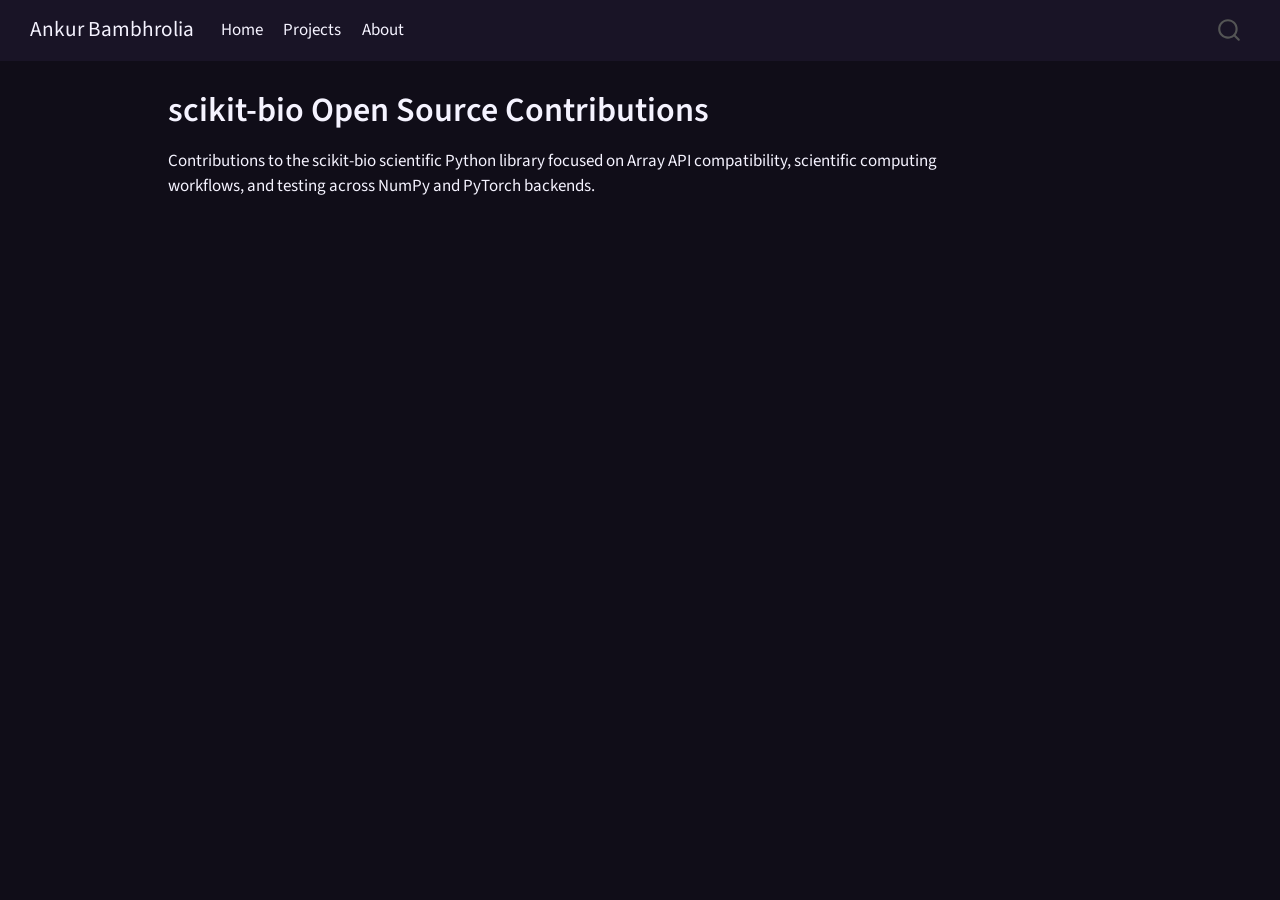
<file: projects/scikit-bio.html>
<!DOCTYPE html>
<html xmlns="http://www.w3.org/1999/xhtml" lang="en" xml:lang="en"><head>

<meta charset="utf-8">
<meta name="generator" content="quarto-1.10.18">

<meta name="viewport" content="width=device-width, initial-scale=1.0, user-scalable=yes">


<title>scikit-bio Open Source Contributions – Ankur Bambhrolia</title>
<style>
/* Default styles provided by pandoc.
** See https://pandoc.org/MANUAL.html#variables-for-html for config info.
*/
span.smallcaps{font-variant: small-caps;}
div.columns{display: flex; gap: 1.5em;}
div.column{flex: auto;}
@media screen {
div.columns{gap: min(4vw, 1.5em);}
div.column{overflow-x: auto;}
}
div.hanging-indent{margin-left: 1.5em; text-indent: -1.5em;}
ul.task-list{list-style: none;}
ul.task-list li input[type="checkbox"] {
  width: 0.8em;
  margin: 0 0.8em 0.2em -1em; /* quarto-specific, see https://github.com/quarto-dev/quarto-cli/issues/4556 */ 
  vertical-align: middle;
}
</style>


<script src="../site_libs/quarto-nav/quarto-nav.js"></script>
<script src="../site_libs/quarto-nav/headroom.min.js"></script>
<script src="../site_libs/clipboard/clipboard.min.js"></script>
<script src="../site_libs/quarto-search/autocomplete.umd.js"></script>
<script src="../site_libs/quarto-search/fuse.min.js"></script>
<script src="../site_libs/quarto-search/quarto-search.js"></script>
<meta name="quarto:offset" content="../">
<script src="../site_libs/quarto-html/quarto.js" type="module"></script>
<script src="../site_libs/quarto-html/tabsets/tabsets.js" type="module"></script>
<script src="../site_libs/quarto-html/popper.min.js"></script>
<script src="../site_libs/quarto-html/tippy.umd.min.js"></script>
<script src="../site_libs/quarto-html/anchor.min.js"></script>
<link href="../site_libs/quarto-html/tippy.css" rel="stylesheet">
<link href="../site_libs/quarto-html/quarto-syntax-highlighting-64a204ab8560d761af7679ceaba22944.css" rel="stylesheet" id="quarto-text-highlighting-styles">
<script src="../site_libs/bootstrap/bootstrap.min.js"></script>
<link href="../site_libs/bootstrap/bootstrap-icons.css" rel="stylesheet">
<link href="../site_libs/bootstrap/bootstrap-172ba59bd5e0b52282274ba0c0cc16fc.min.css" rel="stylesheet" append-hash="true" id="quarto-bootstrap" data-mode="light">
<script id="quarto-search-options" type="application/json">{
  "location": "navbar",
  "copy-button": false,
  "collapse-after": 3,
  "panel-placement": "end",
  "type": "overlay",
  "limit": 50,
  "keyboard-shortcut": [
    "f",
    "/",
    "s"
  ],
  "show-item-context": false,
  "language": {
    "search-no-results-text": "No results",
    "search-matching-documents-text": "matching documents",
    "search-copy-link-title": "Copy link to search",
    "search-hide-matches-text": "Hide additional matches",
    "search-more-match-text": "more match in this document",
    "search-more-matches-text": "more matches in this document",
    "search-clear-button-title": "Clear",
    "search-text-placeholder": "",
    "search-detached-cancel-button-title": "Cancel",
    "search-submit-button-title": "Submit",
    "search-label": "Search"
  }
}</script>


<link rel="stylesheet" href="../styles.css">
</head>

<body class="nav-fixed quarto-light">

<div id="quarto-search-results"></div>
  <header id="quarto-header" class="headroom fixed-top">
    <nav class="navbar navbar-expand-lg " data-bs-theme="dark">
      <div class="navbar-container container-fluid">
      <div class="navbar-brand-container mx-auto">
    <a class="navbar-brand" href="../index.html">
    <span class="navbar-title">Ankur Bambhrolia</span>
    </a>
  </div>
            <div id="quarto-search" class="" title="Search"></div>
          <button class="navbar-toggler" type="button" data-bs-toggle="collapse" data-bs-target="#navbarCollapse" aria-controls="navbarCollapse" role="menu" aria-expanded="false" aria-label="Toggle navigation" onclick="if (window.quartoToggleHeadroom) { window.quartoToggleHeadroom(); }">
  <span class="navbar-toggler-icon"></span>
</button>
          <div class="collapse navbar-collapse" id="navbarCollapse">
            <ul class="navbar-nav navbar-nav-scroll me-auto">
  <li class="nav-item">
    <a class="nav-link" href="../index.html"> 
<span class="menu-text">Home</span></a>
  </li>  
  <li class="nav-item">
    <a class="nav-link" href="../projects.html"> 
<span class="menu-text">Projects</span></a>
  </li>  
  <li class="nav-item">
    <a class="nav-link" href="../about.html"> 
<span class="menu-text">About</span></a>
  </li>  
</ul>
          </div> <!-- /navcollapse -->
            <div class="quarto-navbar-tools">
</div>
      </div> <!-- /container-fluid -->
    </nav>
</header>
<!-- content -->
<div id="quarto-content" class="quarto-container page-columns page-rows-contents page-layout-article page-navbar">
<!-- sidebar -->
<!-- margin-sidebar -->
    <div id="quarto-margin-sidebar" class="sidebar margin-sidebar zindex-bottom">
        
    </div>
<!-- main -->
<main class="content" id="quarto-document-content">

<header id="title-block-header" class="quarto-title-block default">
<div class="quarto-title">
<h1 class="title">scikit-bio Open Source Contributions</h1>
</div>



<div class="quarto-title-meta">

    
  
    
  </div>
  


</header>


<p>Contributions to the scikit-bio scientific Python library focused on Array API compatibility, scientific computing workflows, and testing across NumPy and PyTorch backends.</p>



</main> <!-- /main -->
<script id="quarto-html-after-body" type="application/javascript">
  window.document.addEventListener("DOMContentLoaded", function (event) {
    const icon = "";
    const anchorJS = new window.AnchorJS();
    anchorJS.options = {
      placement: 'right',
      icon: icon
    };
    anchorJS.add('.anchored');
    const isCodeAnnotation = (el) => {
      for (const clz of el.classList) {
        if (clz.startsWith('code-annotation-')) {                     
          return true;
        }
      }
      return false;
    }
    const onCopySuccess = function(e) {
      // button target
      const button = e.trigger;
      // don't keep focus
      button.blur();
      // flash "checked"
      button.classList.add('code-copy-button-checked');
      var currentTitle = button.getAttribute("title");
      button.setAttribute("title", "Copied!");
      let tooltip;
      if (window.bootstrap) {
        button.setAttribute("data-bs-toggle", "tooltip");
        button.setAttribute("data-bs-placement", "left");
        button.setAttribute("data-bs-title", "Copied!");
        tooltip = new bootstrap.Tooltip(button, 
          { trigger: "manual", 
            customClass: "code-copy-button-tooltip",
            offset: [0, -8]});
        tooltip.show();    
      }
      setTimeout(function() {
        if (tooltip) {
          tooltip.hide();
          button.removeAttribute("data-bs-title");
          button.removeAttribute("data-bs-toggle");
          button.removeAttribute("data-bs-placement");
        }
        button.setAttribute("title", currentTitle);
        button.classList.remove('code-copy-button-checked');
      }, 1000);
      // clear code selection
      e.clearSelection();
    }
    const getTextToCopy = function(trigger) {
      const outerScaffold = trigger.parentElement.cloneNode(true);
      const codeEl = outerScaffold.querySelector('code');
      for (const childEl of codeEl.children) {
        if (isCodeAnnotation(childEl)) {
          childEl.remove();
        }
      }
      return codeEl.innerText;
    }
    const clipboard = new window.ClipboardJS('.code-copy-button:not([data-in-quarto-modal])', {
      text: getTextToCopy
    });
    clipboard.on('success', onCopySuccess);
    if (window.document.getElementById('quarto-embedded-source-code-modal')) {
      const clipboardModal = new window.ClipboardJS('.code-copy-button[data-in-quarto-modal]', {
        text: getTextToCopy,
        container: window.document.getElementById('quarto-embedded-source-code-modal')
      });
      clipboardModal.on('success', onCopySuccess);
    }
      var localhostRegex = new RegExp(/^(?:http|https):\/\/localhost\:?[0-9]*\//);
      var mailtoRegex = new RegExp(/^mailto:/);
        var filterRegex = new RegExp("https:\/\/AnkurBambhrolia\.github\.io\/portfolio\/");
      var isInternal = (href) => {
          return filterRegex.test(href) || localhostRegex.test(href) || mailtoRegex.test(href);
      }
      // Inspect non-navigation links and adorn them if external
     var links = window.document.querySelectorAll('a[href]:not(.nav-link):not(.navbar-brand):not(.toc-action):not(.sidebar-link):not(.sidebar-item-toggle):not(.pagination-link):not(.no-external):not([aria-hidden]):not(.dropdown-item):not(.quarto-navigation-tool):not(.about-link)');
      for (var i=0; i<links.length; i++) {
        const link = links[i];
        if (!isInternal(link.href)) {
          // undo the damage that might have been done by quarto-nav.js in the case of
          // links that we want to consider external
          if (link.dataset.originalHref !== undefined) {
            link.href = link.dataset.originalHref;
          }
        }
      }
    function tippyHover(el, contentFn, onTriggerFn, onUntriggerFn) {
      const config = {
        allowHTML: true,
        maxWidth: 500,
        delay: 100,
        arrow: false,
        appendTo: function(el) {
            return el.parentElement;
        },
        interactive: true,
        interactiveBorder: 10,
        theme: 'quarto',
        placement: 'bottom-start',
      };
      if (contentFn) {
        config.content = contentFn;
      }
      if (onTriggerFn) {
        config.onTrigger = onTriggerFn;
      }
      if (onUntriggerFn) {
        config.onUntrigger = onUntriggerFn;
      }
      window.tippy(el, config); 
    }
    const noterefs = window.document.querySelectorAll('a[role="doc-noteref"]');
    for (var i=0; i<noterefs.length; i++) {
      const ref = noterefs[i];
      tippyHover(ref, function() {
        // use id or data attribute instead here
        let href = ref.getAttribute('data-footnote-href') || ref.getAttribute('href');
        try { href = new URL(href).hash; } catch {}
        const id = href.replace(/^#\/?/, "");
        const note = window.document.getElementById(id);
        if (note) {
          return note.innerHTML;
        } else {
          return "";
        }
      });
    }
    const xrefs = window.document.querySelectorAll('a.quarto-xref');
    const processXRef = (id, note) => {
      // Strip column container classes
      const stripColumnClz = (el) => {
        el.classList.remove("page-full", "page-columns");
        if (el.children) {
          for (const child of el.children) {
            stripColumnClz(child);
          }
        }
      }
      stripColumnClz(note)
      if (id === null || id.startsWith('sec-')) {
        // Special case sections, only their first couple elements
        const container = document.createElement("div");
        if (note.children && note.children.length > 2) {
          container.appendChild(note.children[0].cloneNode(true));
          for (let i = 1; i < note.children.length; i++) {
            const child = note.children[i];
            if (child.tagName === "P" && child.innerText === "") {
              continue;
            } else {
              container.appendChild(child.cloneNode(true));
              break;
            }
          }
          if (window.Quarto?.typesetMath) {
            window.Quarto.typesetMath(container);
          }
          return container.innerHTML
        } else {
          if (window.Quarto?.typesetMath) {
            window.Quarto.typesetMath(note);
          }
          return note.innerHTML;
        }
      } else {
        // Remove any anchor links if they are present
        const anchorLink = note.querySelector('a.anchorjs-link');
        if (anchorLink) {
          anchorLink.remove();
        }
        if (window.Quarto?.typesetMath) {
          window.Quarto.typesetMath(note);
        }
        if (note.classList.contains("callout")) {
          return note.outerHTML;
        } else {
          return note.innerHTML;
        }
      }
    }
    for (var i=0; i<xrefs.length; i++) {
      const xref = xrefs[i];
      tippyHover(xref, undefined, function(instance) {
        instance.disable();
        let url = xref.getAttribute('href');
        let hash = undefined; 
        if (url.startsWith('#')) {
          hash = url;
        } else {
          try { hash = new URL(url).hash; } catch {}
        }
        if (hash) {
          const id = hash.replace(/^#\/?/, "");
          const note = window.document.getElementById(id);
          if (note !== null) {
            try {
              const html = processXRef(id, note.cloneNode(true));
              instance.setContent(html);
            } finally {
              instance.enable();
              instance.show();
            }
          } else {
            // See if we can fetch this
            fetch(url.split('#')[0])
            .then(res => res.text())
            .then(html => {
              const parser = new DOMParser();
              const htmlDoc = parser.parseFromString(html, "text/html");
              const note = htmlDoc.getElementById(id);
              if (note !== null) {
                const html = processXRef(id, note);
                instance.setContent(html);
              } 
            }).finally(() => {
              instance.enable();
              instance.show();
            });
          }
        } else {
          // See if we can fetch a full url (with no hash to target)
          // This is a special case and we should probably do some content thinning / targeting
          fetch(url)
          .then(res => res.text())
          .then(html => {
            const parser = new DOMParser();
            const htmlDoc = parser.parseFromString(html, "text/html");
            const note = htmlDoc.querySelector('main.content');
            if (note !== null) {
              // This should only happen for chapter cross references
              // (since there is no id in the URL)
              // remove the first header
              if (note.children.length > 0 && note.children[0].tagName === "HEADER") {
                note.children[0].remove();
              }
              const html = processXRef(null, note);
              instance.setContent(html);
            } 
          }).finally(() => {
            instance.enable();
            instance.show();
          });
        }
      }, function(instance) {
      });
    }
        let selectedAnnoteEl;
        const selectorForAnnotation = ( cell, annotation) => {
          let cellAttr = 'data-code-cell="' + cell + '"';
          let lineAttr = 'data-code-annotation="' +  annotation + '"';
          const selector = 'span[' + cellAttr + '][' + lineAttr + ']';
          return selector;
        }
        const selectCodeLines = (annoteEl) => {
          const doc = window.document;
          const targetCell = annoteEl.getAttribute("data-target-cell");
          const targetAnnotation = annoteEl.getAttribute("data-target-annotation");
          const annoteSpan = window.document.querySelector(selectorForAnnotation(targetCell, targetAnnotation));
          const lines = annoteSpan.getAttribute("data-code-lines").split(",");
          const lineIds = lines.map((line) => {
            return targetCell + "-" + line;
          })
          let top = null;
          let height = null;
          let parent = null;
          if (lineIds.length > 0) {
              //compute the position of the single el (top and bottom and make a div)
              const el = window.document.getElementById(lineIds[0]);
              top = el.offsetTop;
              height = el.offsetHeight;
              parent = el.parentElement.parentElement;
            if (lineIds.length > 1) {
              const lastEl = window.document.getElementById(lineIds[lineIds.length - 1]);
              const bottom = lastEl.offsetTop + lastEl.offsetHeight;
              height = bottom - top;
            }
            if (top !== null && height !== null && parent !== null) {
              // cook up a div (if necessary) and position it 
              let div = window.document.getElementById("code-annotation-line-highlight");
              if (div === null) {
                div = window.document.createElement("div");
                div.setAttribute("id", "code-annotation-line-highlight");
                div.style.position = 'absolute';
                parent.appendChild(div);
              }
              div.style.top = top - 2 + "px";
              div.style.height = height + 4 + "px";
              div.style.left = 0;
              let gutterDiv = window.document.getElementById("code-annotation-line-highlight-gutter");
              if (gutterDiv === null) {
                gutterDiv = window.document.createElement("div");
                gutterDiv.setAttribute("id", "code-annotation-line-highlight-gutter");
                gutterDiv.style.position = 'absolute';
                const codeCell = window.document.getElementById(targetCell);
                const gutter = codeCell.querySelector('.code-annotation-gutter');
                gutter.appendChild(gutterDiv);
              }
              gutterDiv.style.top = top - 2 + "px";
              gutterDiv.style.height = height + 4 + "px";
            }
            selectedAnnoteEl = annoteEl;
          }
        };
        const unselectCodeLines = () => {
          const elementsIds = ["code-annotation-line-highlight", "code-annotation-line-highlight-gutter"];
          elementsIds.forEach((elId) => {
            const div = window.document.getElementById(elId);
            if (div) {
              div.remove();
            }
          });
          selectedAnnoteEl = undefined;
        };
          // Handle positioning of the toggle
      window.addEventListener(
        "resize",
        throttle(() => {
          elRect = undefined;
          if (selectedAnnoteEl) {
            selectCodeLines(selectedAnnoteEl);
          }
        }, 10)
      );
      function throttle(fn, ms) {
      let throttle = false;
      let timer;
        return (...args) => {
          if(!throttle) { // first call gets through
              fn.apply(this, args);
              throttle = true;
          } else { // all the others get throttled
              if(timer) clearTimeout(timer); // cancel #2
              timer = setTimeout(() => {
                fn.apply(this, args);
                timer = throttle = false;
              }, ms);
          }
        };
      }
        // Attach click handler to the DT
        const annoteDls = window.document.querySelectorAll('dt[data-target-cell]');
        for (const annoteDlNode of annoteDls) {
          annoteDlNode.addEventListener('click', (event) => {
            const clickedEl = event.target;
            if (clickedEl !== selectedAnnoteEl) {
              unselectCodeLines();
              const activeEl = window.document.querySelector('dt[data-target-cell].code-annotation-active');
              if (activeEl) {
                activeEl.classList.remove('code-annotation-active');
              }
              selectCodeLines(clickedEl);
              clickedEl.classList.add('code-annotation-active');
            } else {
              // Unselect the line
              unselectCodeLines();
              clickedEl.classList.remove('code-annotation-active');
            }
          });
        }
    const findCites = (el) => {
      const parentEl = el.parentElement;
      if (parentEl) {
        const cites = parentEl.dataset.cites;
        if (cites) {
          return {
            el,
            cites: cites.split(' ')
          };
        } else {
          return findCites(el.parentElement)
        }
      } else {
        return undefined;
      }
    };
    var bibliorefs = window.document.querySelectorAll('a[role="doc-biblioref"]');
    for (var i=0; i<bibliorefs.length; i++) {
      const ref = bibliorefs[i];
      const citeInfo = findCites(ref);
      if (citeInfo) {
        tippyHover(citeInfo.el, function() {
          var popup = window.document.createElement('div');
          citeInfo.cites.forEach(function(cite) {
            var citeDiv = window.document.createElement('div');
            citeDiv.classList.add('hanging-indent');
            citeDiv.classList.add('csl-entry');
            var biblioDiv = window.document.getElementById('ref-' + cite);
            if (biblioDiv) {
              citeDiv.innerHTML = biblioDiv.innerHTML;
            }
            popup.appendChild(citeDiv);
          });
          return popup.innerHTML;
        });
      }
    }
  });
  </script>
</div> <!-- /content -->




</body></html>
</file>
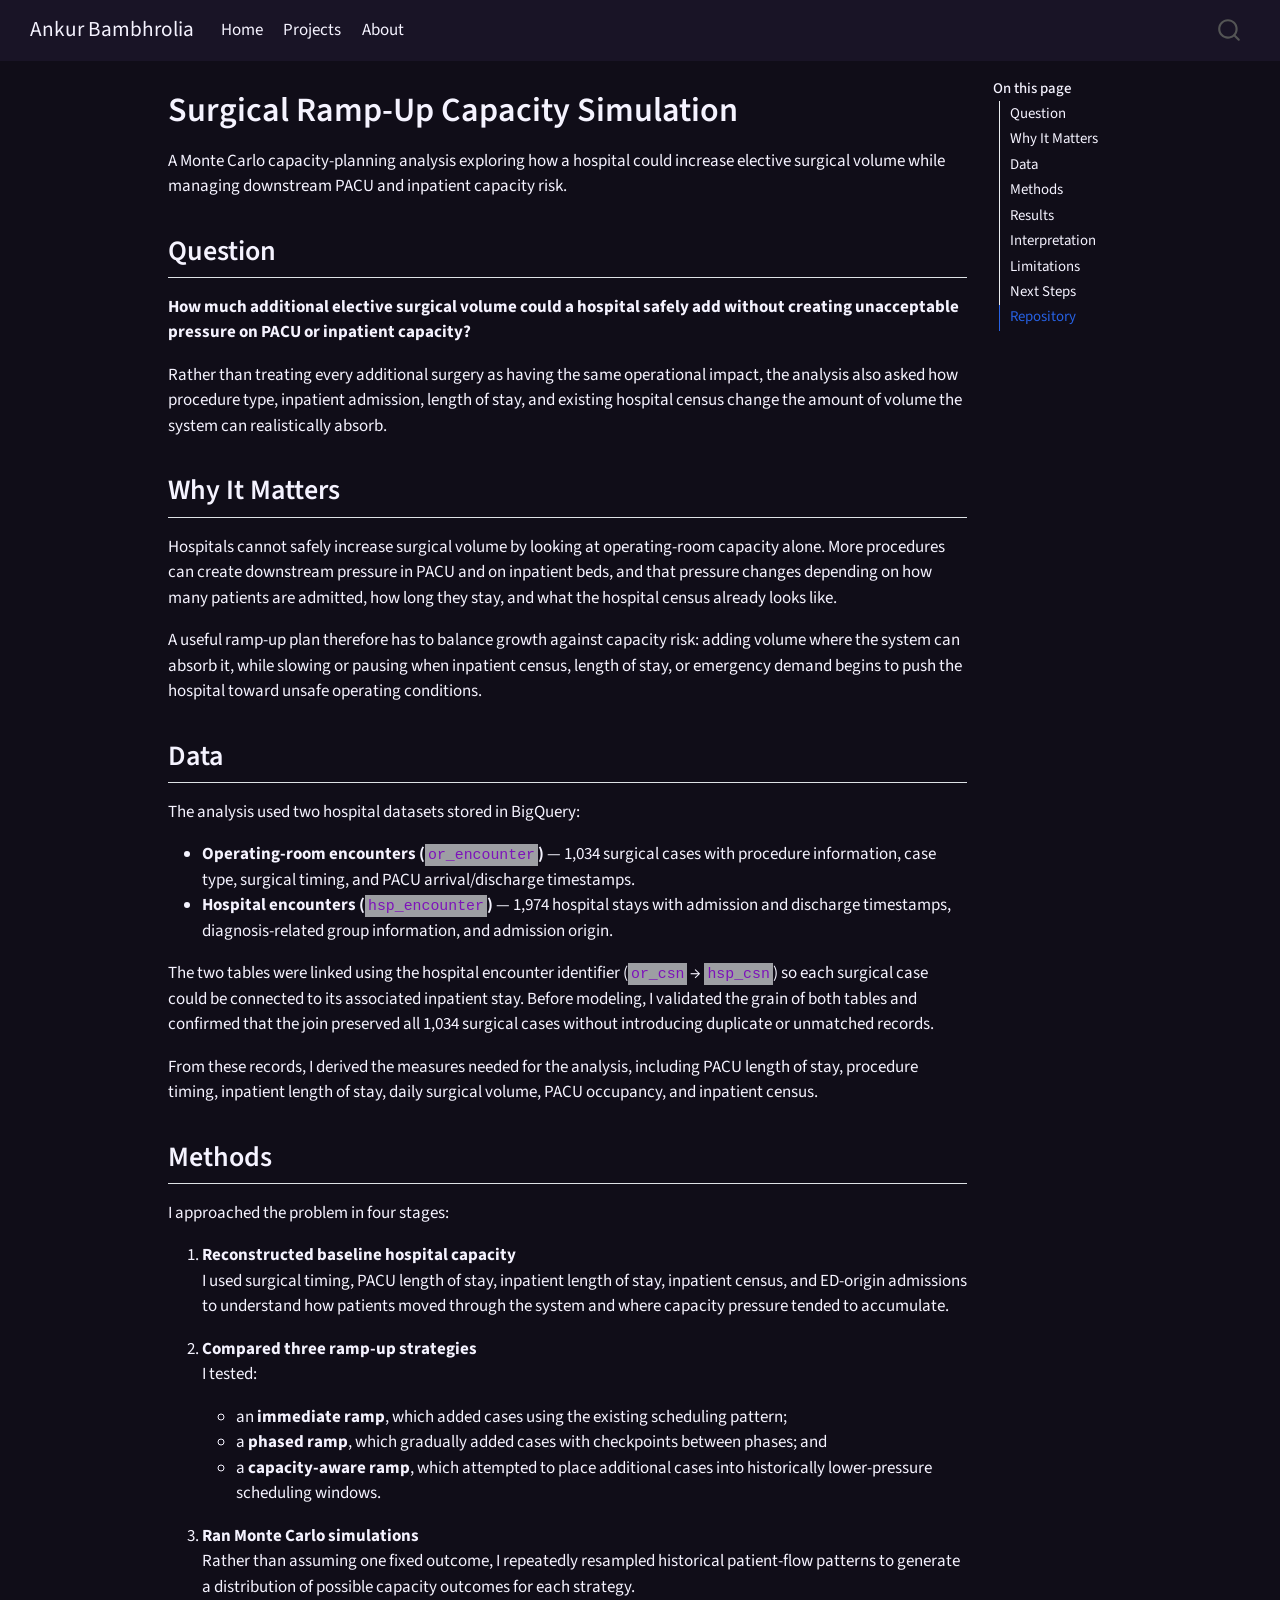
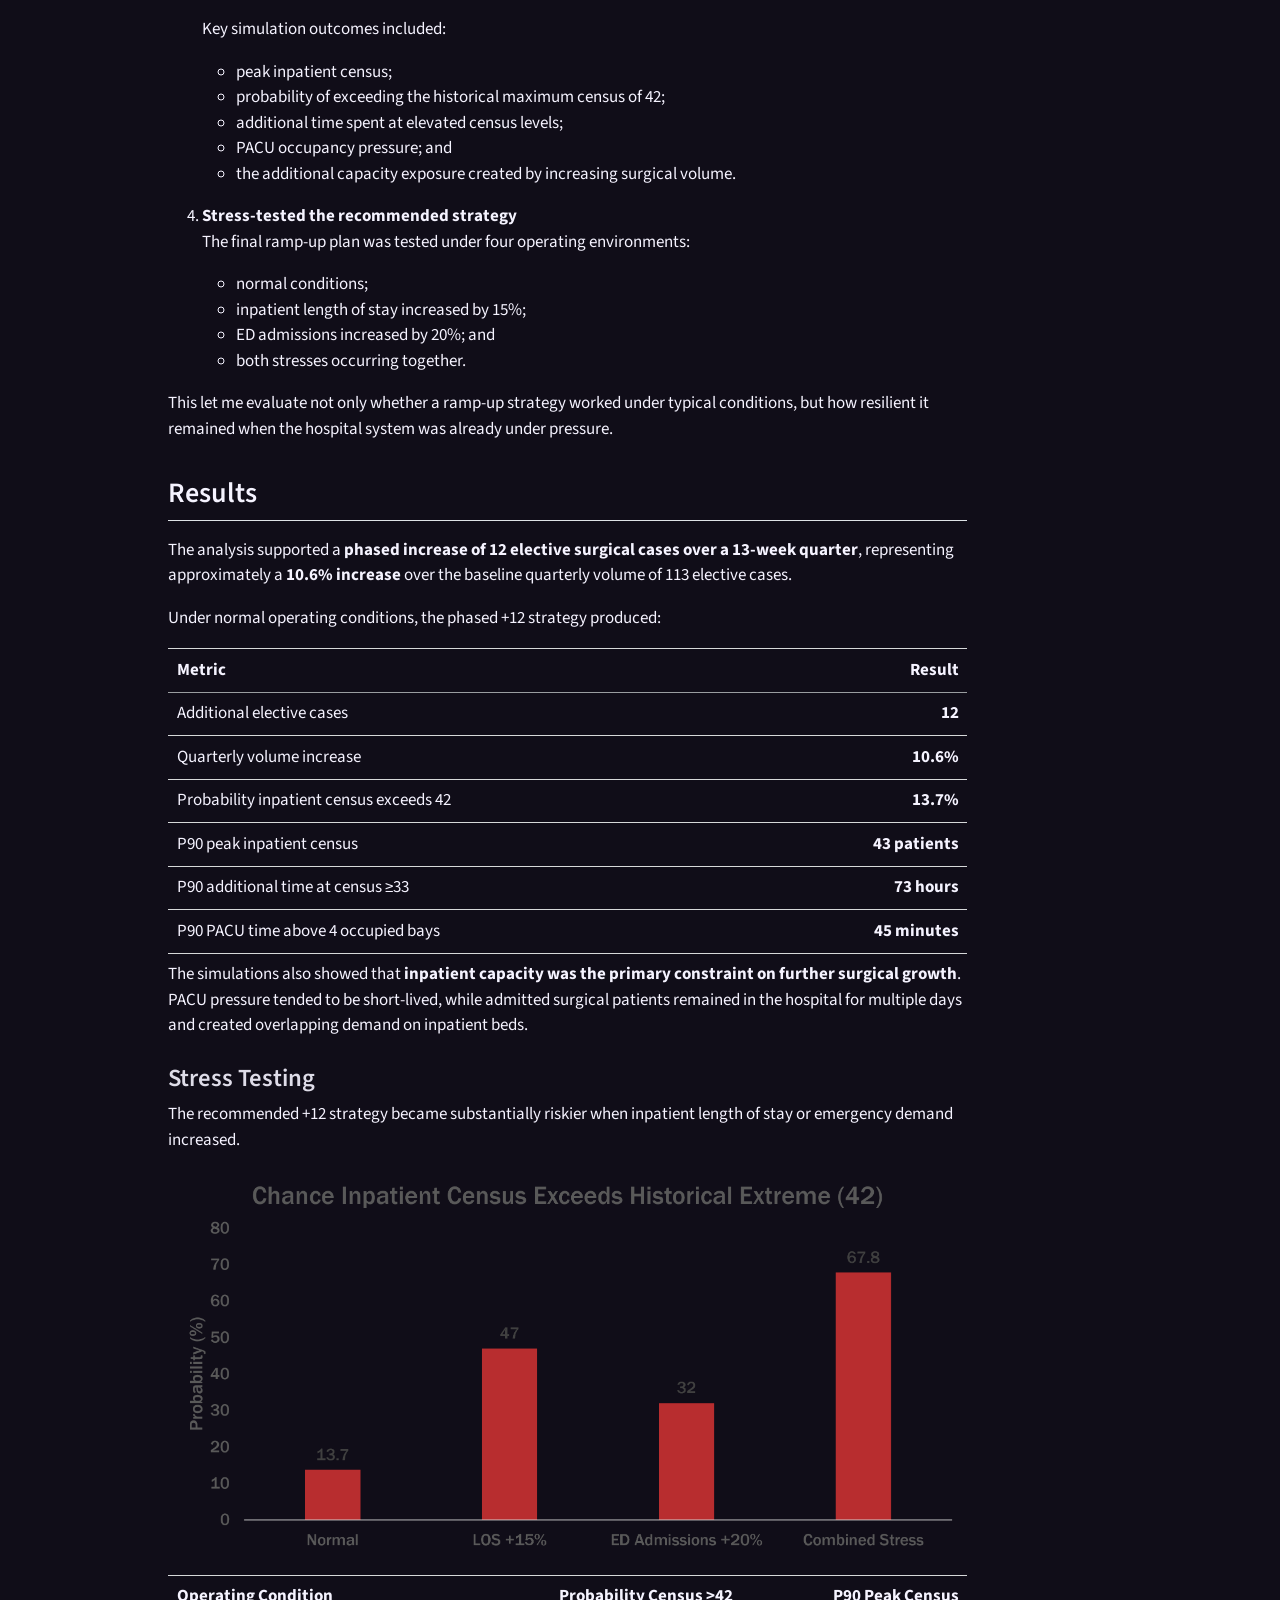
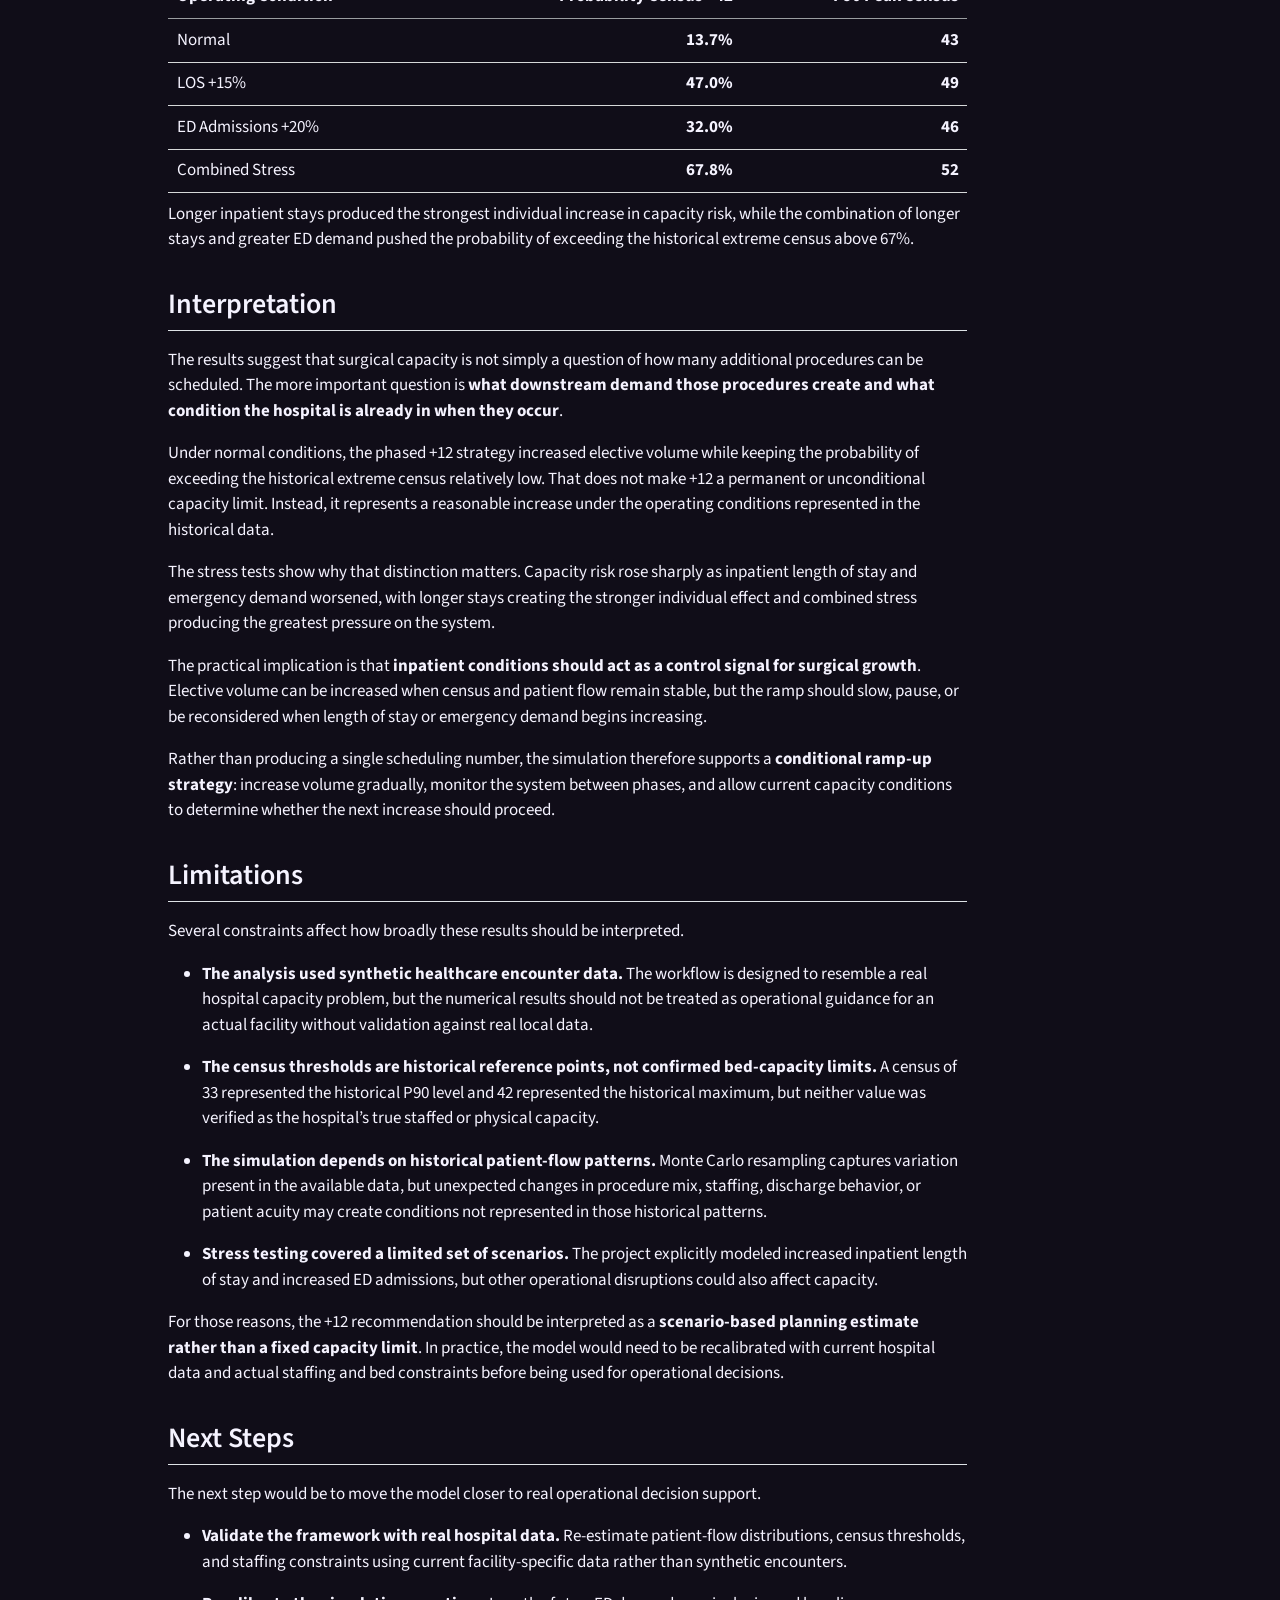
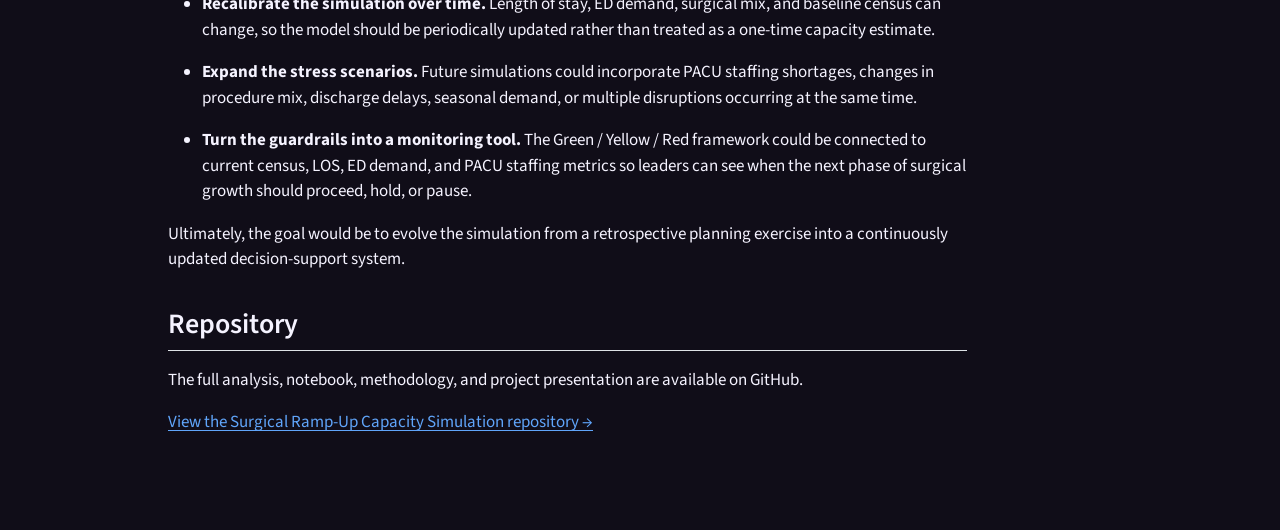
<file: projects/surgical-ramp-up.html>
<!DOCTYPE html>
<html xmlns="http://www.w3.org/1999/xhtml" lang="en" xml:lang="en"><head>

<meta charset="utf-8">
<meta name="generator" content="quarto-1.10.18">

<meta name="viewport" content="width=device-width, initial-scale=1.0, user-scalable=yes">


<title>Surgical Ramp-Up Capacity Simulation – Ankur Bambhrolia</title>
<style>
/* Default styles provided by pandoc.
** See https://pandoc.org/MANUAL.html#variables-for-html for config info.
*/
span.smallcaps{font-variant: small-caps;}
div.columns{display: flex; gap: 1.5em;}
div.column{flex: auto;}
@media screen {
div.columns{gap: min(4vw, 1.5em);}
div.column{overflow-x: auto;}
}
div.hanging-indent{margin-left: 1.5em; text-indent: -1.5em;}
ul.task-list{list-style: none;}
ul.task-list li input[type="checkbox"] {
  width: 0.8em;
  margin: 0 0.8em 0.2em -1em; /* quarto-specific, see https://github.com/quarto-dev/quarto-cli/issues/4556 */ 
  vertical-align: middle;
}
</style>


<script src="../site_libs/quarto-nav/quarto-nav.js"></script>
<script src="../site_libs/quarto-nav/headroom.min.js"></script>
<script src="../site_libs/clipboard/clipboard.min.js"></script>
<script src="../site_libs/quarto-search/autocomplete.umd.js"></script>
<script src="../site_libs/quarto-search/fuse.min.js"></script>
<script src="../site_libs/quarto-search/quarto-search.js"></script>
<meta name="quarto:offset" content="../">
<script src="../site_libs/quarto-html/quarto.js" type="module"></script>
<script src="../site_libs/quarto-html/tabsets/tabsets.js" type="module"></script>
<script src="../site_libs/quarto-html/popper.min.js"></script>
<script src="../site_libs/quarto-html/tippy.umd.min.js"></script>
<script src="../site_libs/quarto-html/anchor.min.js"></script>
<link href="../site_libs/quarto-html/tippy.css" rel="stylesheet">
<link href="../site_libs/quarto-html/quarto-syntax-highlighting-64a204ab8560d761af7679ceaba22944.css" rel="stylesheet" id="quarto-text-highlighting-styles">
<script src="../site_libs/bootstrap/bootstrap.min.js"></script>
<link href="../site_libs/bootstrap/bootstrap-icons.css" rel="stylesheet">
<link href="../site_libs/bootstrap/bootstrap-172ba59bd5e0b52282274ba0c0cc16fc.min.css" rel="stylesheet" append-hash="true" id="quarto-bootstrap" data-mode="light">
<script id="quarto-search-options" type="application/json">{
  "location": "navbar",
  "copy-button": false,
  "collapse-after": 3,
  "panel-placement": "end",
  "type": "overlay",
  "limit": 50,
  "keyboard-shortcut": [
    "f",
    "/",
    "s"
  ],
  "show-item-context": false,
  "language": {
    "search-no-results-text": "No results",
    "search-matching-documents-text": "matching documents",
    "search-copy-link-title": "Copy link to search",
    "search-hide-matches-text": "Hide additional matches",
    "search-more-match-text": "more match in this document",
    "search-more-matches-text": "more matches in this document",
    "search-clear-button-title": "Clear",
    "search-text-placeholder": "",
    "search-detached-cancel-button-title": "Cancel",
    "search-submit-button-title": "Submit",
    "search-label": "Search"
  }
}</script>


<link rel="stylesheet" href="../styles.css">
</head>

<body class="nav-fixed quarto-light">

<div id="quarto-search-results"></div>
  <header id="quarto-header" class="headroom fixed-top">
    <nav class="navbar navbar-expand-lg " data-bs-theme="dark">
      <div class="navbar-container container-fluid">
      <div class="navbar-brand-container mx-auto">
    <a class="navbar-brand" href="../index.html">
    <span class="navbar-title">Ankur Bambhrolia</span>
    </a>
  </div>
            <div id="quarto-search" class="" title="Search"></div>
          <button class="navbar-toggler" type="button" data-bs-toggle="collapse" data-bs-target="#navbarCollapse" aria-controls="navbarCollapse" role="menu" aria-expanded="false" aria-label="Toggle navigation" onclick="if (window.quartoToggleHeadroom) { window.quartoToggleHeadroom(); }">
  <span class="navbar-toggler-icon"></span>
</button>
          <div class="collapse navbar-collapse" id="navbarCollapse">
            <ul class="navbar-nav navbar-nav-scroll me-auto">
  <li class="nav-item">
    <a class="nav-link" href="../index.html"> 
<span class="menu-text">Home</span></a>
  </li>  
  <li class="nav-item">
    <a class="nav-link" href="../projects.html"> 
<span class="menu-text">Projects</span></a>
  </li>  
  <li class="nav-item">
    <a class="nav-link" href="../about.html"> 
<span class="menu-text">About</span></a>
  </li>  
</ul>
          </div> <!-- /navcollapse -->
            <div class="quarto-navbar-tools">
</div>
      </div> <!-- /container-fluid -->
    </nav>
</header>
<!-- content -->
<div id="quarto-content" class="quarto-container page-columns page-rows-contents page-layout-article page-navbar">
<!-- sidebar -->
<!-- margin-sidebar -->
    <div id="quarto-margin-sidebar" class="sidebar margin-sidebar">
        <nav id="TOC" role="doc-toc" class="toc-active">
    <h2 id="toc-title">On this page</h2>
   
  <ul>
  <li><a href="#question" id="toc-question" class="nav-link active" data-scroll-target="#question">Question</a></li>
  <li><a href="#why-it-matters" id="toc-why-it-matters" class="nav-link" data-scroll-target="#why-it-matters">Why It Matters</a></li>
  <li><a href="#data" id="toc-data" class="nav-link" data-scroll-target="#data">Data</a></li>
  <li><a href="#methods" id="toc-methods" class="nav-link" data-scroll-target="#methods">Methods</a></li>
  <li><a href="#results" id="toc-results" class="nav-link" data-scroll-target="#results">Results</a>
  <ul class="collapse">
  <li><a href="#stress-testing" id="toc-stress-testing" class="nav-link" data-scroll-target="#stress-testing">Stress Testing</a></li>
  </ul></li>
  <li><a href="#interpretation" id="toc-interpretation" class="nav-link" data-scroll-target="#interpretation">Interpretation</a></li>
  <li><a href="#limitations" id="toc-limitations" class="nav-link" data-scroll-target="#limitations">Limitations</a></li>
  <li><a href="#next-steps" id="toc-next-steps" class="nav-link" data-scroll-target="#next-steps">Next Steps</a></li>
  <li><a href="#repository" id="toc-repository" class="nav-link" data-scroll-target="#repository">Repository</a></li>
  </ul>
</nav>
    </div>
<!-- main -->
<main class="content" id="quarto-document-content">

<header id="title-block-header" class="quarto-title-block default">
<div class="quarto-title">
<h1 class="title">Surgical Ramp-Up Capacity Simulation</h1>
</div>



<div class="quarto-title-meta">

    
  
    
  </div>
  


</header>


<p>A Monte Carlo capacity-planning analysis exploring how a hospital could increase elective surgical volume while managing downstream PACU and inpatient capacity risk.</p>
<section id="question" class="level2">
<h2 class="anchored" data-anchor-id="question">Question</h2>
<p><strong>How much additional elective surgical volume could a hospital safely add without creating unacceptable pressure on PACU or inpatient capacity?</strong></p>
<p>Rather than treating every additional surgery as having the same operational impact, the analysis also asked how procedure type, inpatient admission, length of stay, and existing hospital census change the amount of volume the system can realistically absorb.</p>
</section>
<section id="why-it-matters" class="level2">
<h2 class="anchored" data-anchor-id="why-it-matters">Why It Matters</h2>
<p>Hospitals cannot safely increase surgical volume by looking at operating-room capacity alone. More procedures can create downstream pressure in PACU and on inpatient beds, and that pressure changes depending on how many patients are admitted, how long they stay, and what the hospital census already looks like.</p>
<p>A useful ramp-up plan therefore has to balance growth against capacity risk: adding volume where the system can absorb it, while slowing or pausing when inpatient census, length of stay, or emergency demand begins to push the hospital toward unsafe operating conditions.</p>
</section>
<section id="data" class="level2">
<h2 class="anchored" data-anchor-id="data">Data</h2>
<p>The analysis used two hospital datasets stored in BigQuery:</p>
<ul>
<li><strong>Operating-room encounters (<code>or_encounter</code>)</strong> — 1,034 surgical cases with procedure information, case type, surgical timing, and PACU arrival/discharge timestamps.</li>
<li><strong>Hospital encounters (<code>hsp_encounter</code>)</strong> — 1,974 hospital stays with admission and discharge timestamps, diagnosis-related group information, and admission origin.</li>
</ul>
<p>The two tables were linked using the hospital encounter identifier (<code>or_csn</code> → <code>hsp_csn</code>) so each surgical case could be connected to its associated inpatient stay. Before modeling, I validated the grain of both tables and confirmed that the join preserved all 1,034 surgical cases without introducing duplicate or unmatched records.</p>
<p>From these records, I derived the measures needed for the analysis, including PACU length of stay, procedure timing, inpatient length of stay, daily surgical volume, PACU occupancy, and inpatient census.</p>
</section>
<section id="methods" class="level2">
<h2 class="anchored" data-anchor-id="methods">Methods</h2>
<p>I approached the problem in four stages:</p>
<ol type="1">
<li><p><strong>Reconstructed baseline hospital capacity</strong><br>
I used surgical timing, PACU length of stay, inpatient length of stay, inpatient census, and ED-origin admissions to understand how patients moved through the system and where capacity pressure tended to accumulate.</p></li>
<li><p><strong>Compared three ramp-up strategies</strong><br>
I tested:</p>
<ul>
<li>an <strong>immediate ramp</strong>, which added cases using the existing scheduling pattern;</li>
<li>a <strong>phased ramp</strong>, which gradually added cases with checkpoints between phases; and</li>
<li>a <strong>capacity-aware ramp</strong>, which attempted to place additional cases into historically lower-pressure scheduling windows.</li>
</ul></li>
<li><p><strong>Ran Monte Carlo simulations</strong><br>
Rather than assuming one fixed outcome, I repeatedly resampled historical patient-flow patterns to generate a distribution of possible capacity outcomes for each strategy.</p>
<p>Key simulation outcomes included:</p>
<ul>
<li>peak inpatient census;</li>
<li>probability of exceeding the historical maximum census of 42;</li>
<li>additional time spent at elevated census levels;</li>
<li>PACU occupancy pressure; and</li>
<li>the additional capacity exposure created by increasing surgical volume.</li>
</ul></li>
<li><p><strong>Stress-tested the recommended strategy</strong><br>
The final ramp-up plan was tested under four operating environments:</p>
<ul>
<li>normal conditions;</li>
<li>inpatient length of stay increased by 15%;</li>
<li>ED admissions increased by 20%; and</li>
<li>both stresses occurring together.</li>
</ul></li>
</ol>
<p>This let me evaluate not only whether a ramp-up strategy worked under typical conditions, but how resilient it remained when the hospital system was already under pressure.</p>
</section>
<section id="results" class="level2">
<h2 class="anchored" data-anchor-id="results">Results</h2>
<p>The analysis supported a <strong>phased increase of 12 elective surgical cases over a 13-week quarter</strong>, representing approximately a <strong>10.6% increase</strong> over the baseline quarterly volume of 113 elective cases.</p>
<p>Under normal operating conditions, the phased +12 strategy produced:</p>
<table class="caption-top table">
<thead>
<tr class="header">
<th>Metric</th>
<th style="text-align: right;">Result</th>
</tr>
</thead>
<tbody>
<tr class="odd">
<td>Additional elective cases</td>
<td style="text-align: right;"><strong>12</strong></td>
</tr>
<tr class="even">
<td>Quarterly volume increase</td>
<td style="text-align: right;"><strong>10.6%</strong></td>
</tr>
<tr class="odd">
<td>Probability inpatient census exceeds 42</td>
<td style="text-align: right;"><strong>13.7%</strong></td>
</tr>
<tr class="even">
<td>P90 peak inpatient census</td>
<td style="text-align: right;"><strong>43 patients</strong></td>
</tr>
<tr class="odd">
<td>P90 additional time at census ≥33</td>
<td style="text-align: right;"><strong>73 hours</strong></td>
</tr>
<tr class="even">
<td>P90 PACU time above 4 occupied bays</td>
<td style="text-align: right;"><strong>45 minutes</strong></td>
</tr>
</tbody>
</table>
<p>The simulations also showed that <strong>inpatient capacity was the primary constraint on further surgical growth</strong>. PACU pressure tended to be short-lived, while admitted surgical patients remained in the hospital for multiple days and created overlapping demand on inpatient beds.</p>
<section id="stress-testing" class="level3">
<h3 class="anchored" data-anchor-id="stress-testing">Stress Testing</h3>
<p>The recommended +12 strategy became substantially riskier when inpatient length of stay or emergency demand increased.</p>
<p><img src="../images/featured/ramp-up-stress.png" class="img-fluid" alt="Probability that inpatient census exceeds the historical extreme of 42 under normal and stressed operating conditions"></p>
<table class="caption-top table">
<thead>
<tr class="header">
<th>Operating Condition</th>
<th style="text-align: right;">Probability Census &gt;42</th>
<th style="text-align: right;">P90 Peak Census</th>
</tr>
</thead>
<tbody>
<tr class="odd">
<td>Normal</td>
<td style="text-align: right;"><strong>13.7%</strong></td>
<td style="text-align: right;"><strong>43</strong></td>
</tr>
<tr class="even">
<td>LOS +15%</td>
<td style="text-align: right;"><strong>47.0%</strong></td>
<td style="text-align: right;"><strong>49</strong></td>
</tr>
<tr class="odd">
<td>ED Admissions +20%</td>
<td style="text-align: right;"><strong>32.0%</strong></td>
<td style="text-align: right;"><strong>46</strong></td>
</tr>
<tr class="even">
<td>Combined Stress</td>
<td style="text-align: right;"><strong>67.8%</strong></td>
<td style="text-align: right;"><strong>52</strong></td>
</tr>
</tbody>
</table>
<p>Longer inpatient stays produced the strongest individual increase in capacity risk, while the combination of longer stays and greater ED demand pushed the probability of exceeding the historical extreme census above 67%.</p>
</section>
</section>
<section id="interpretation" class="level2">
<h2 class="anchored" data-anchor-id="interpretation">Interpretation</h2>
<p>The results suggest that surgical capacity is not simply a question of how many additional procedures can be scheduled. The more important question is <strong>what downstream demand those procedures create and what condition the hospital is already in when they occur</strong>.</p>
<p>Under normal conditions, the phased +12 strategy increased elective volume while keeping the probability of exceeding the historical extreme census relatively low. That does not make +12 a permanent or unconditional capacity limit. Instead, it represents a reasonable increase under the operating conditions represented in the historical data.</p>
<p>The stress tests show why that distinction matters. Capacity risk rose sharply as inpatient length of stay and emergency demand worsened, with longer stays creating the stronger individual effect and combined stress producing the greatest pressure on the system.</p>
<p>The practical implication is that <strong>inpatient conditions should act as a control signal for surgical growth</strong>. Elective volume can be increased when census and patient flow remain stable, but the ramp should slow, pause, or be reconsidered when length of stay or emergency demand begins increasing.</p>
<p>Rather than producing a single scheduling number, the simulation therefore supports a <strong>conditional ramp-up strategy</strong>: increase volume gradually, monitor the system between phases, and allow current capacity conditions to determine whether the next increase should proceed.</p>
</section>
<section id="limitations" class="level2">
<h2 class="anchored" data-anchor-id="limitations">Limitations</h2>
<p>Several constraints affect how broadly these results should be interpreted.</p>
<ul>
<li><p><strong>The analysis used synthetic healthcare encounter data.</strong> The workflow is designed to resemble a real hospital capacity problem, but the numerical results should not be treated as operational guidance for an actual facility without validation against real local data.</p></li>
<li><p><strong>The census thresholds are historical reference points, not confirmed bed-capacity limits.</strong> A census of 33 represented the historical P90 level and 42 represented the historical maximum, but neither value was verified as the hospital’s true staffed or physical capacity.</p></li>
<li><p><strong>The simulation depends on historical patient-flow patterns.</strong> Monte Carlo resampling captures variation present in the available data, but unexpected changes in procedure mix, staffing, discharge behavior, or patient acuity may create conditions not represented in those historical patterns.</p></li>
<li><p><strong>Stress testing covered a limited set of scenarios.</strong> The project explicitly modeled increased inpatient length of stay and increased ED admissions, but other operational disruptions could also affect capacity.</p></li>
</ul>
<p>For those reasons, the +12 recommendation should be interpreted as a <strong>scenario-based planning estimate rather than a fixed capacity limit</strong>. In practice, the model would need to be recalibrated with current hospital data and actual staffing and bed constraints before being used for operational decisions.</p>
</section>
<section id="next-steps" class="level2">
<h2 class="anchored" data-anchor-id="next-steps">Next Steps</h2>
<p>The next step would be to move the model closer to real operational decision support.</p>
<ul>
<li><p><strong>Validate the framework with real hospital data.</strong> Re-estimate patient-flow distributions, census thresholds, and staffing constraints using current facility-specific data rather than synthetic encounters.</p></li>
<li><p><strong>Recalibrate the simulation over time.</strong> Length of stay, ED demand, surgical mix, and baseline census can change, so the model should be periodically updated rather than treated as a one-time capacity estimate.</p></li>
<li><p><strong>Expand the stress scenarios.</strong> Future simulations could incorporate PACU staffing shortages, changes in procedure mix, discharge delays, seasonal demand, or multiple disruptions occurring at the same time.</p></li>
<li><p><strong>Turn the guardrails into a monitoring tool.</strong> The Green / Yellow / Red framework could be connected to current census, LOS, ED demand, and PACU staffing metrics so leaders can see when the next phase of surgical growth should proceed, hold, or pause.</p></li>
</ul>
<p>Ultimately, the goal would be to evolve the simulation from a retrospective planning exercise into a continuously updated decision-support system.</p>
</section>
<section id="repository" class="level2">
<h2 class="anchored" data-anchor-id="repository">Repository</h2>
<p>The full analysis, notebook, methodology, and project presentation are available on GitHub.</p>
<p><a href="https://github.com/AnkurBambhrolia/surgical-ramp-up-capacity-simulation">View the Surgical Ramp-Up Capacity Simulation repository →</a></p>


</section>

</main> <!-- /main -->
<script id="quarto-html-after-body" type="application/javascript">
  window.document.addEventListener("DOMContentLoaded", function (event) {
    const icon = "";
    const anchorJS = new window.AnchorJS();
    anchorJS.options = {
      placement: 'right',
      icon: icon
    };
    anchorJS.add('.anchored');
    const isCodeAnnotation = (el) => {
      for (const clz of el.classList) {
        if (clz.startsWith('code-annotation-')) {                     
          return true;
        }
      }
      return false;
    }
    const onCopySuccess = function(e) {
      // button target
      const button = e.trigger;
      // don't keep focus
      button.blur();
      // flash "checked"
      button.classList.add('code-copy-button-checked');
      var currentTitle = button.getAttribute("title");
      button.setAttribute("title", "Copied!");
      let tooltip;
      if (window.bootstrap) {
        button.setAttribute("data-bs-toggle", "tooltip");
        button.setAttribute("data-bs-placement", "left");
        button.setAttribute("data-bs-title", "Copied!");
        tooltip = new bootstrap.Tooltip(button, 
          { trigger: "manual", 
            customClass: "code-copy-button-tooltip",
            offset: [0, -8]});
        tooltip.show();    
      }
      setTimeout(function() {
        if (tooltip) {
          tooltip.hide();
          button.removeAttribute("data-bs-title");
          button.removeAttribute("data-bs-toggle");
          button.removeAttribute("data-bs-placement");
        }
        button.setAttribute("title", currentTitle);
        button.classList.remove('code-copy-button-checked');
      }, 1000);
      // clear code selection
      e.clearSelection();
    }
    const getTextToCopy = function(trigger) {
      const outerScaffold = trigger.parentElement.cloneNode(true);
      const codeEl = outerScaffold.querySelector('code');
      for (const childEl of codeEl.children) {
        if (isCodeAnnotation(childEl)) {
          childEl.remove();
        }
      }
      return codeEl.innerText;
    }
    const clipboard = new window.ClipboardJS('.code-copy-button:not([data-in-quarto-modal])', {
      text: getTextToCopy
    });
    clipboard.on('success', onCopySuccess);
    if (window.document.getElementById('quarto-embedded-source-code-modal')) {
      const clipboardModal = new window.ClipboardJS('.code-copy-button[data-in-quarto-modal]', {
        text: getTextToCopy,
        container: window.document.getElementById('quarto-embedded-source-code-modal')
      });
      clipboardModal.on('success', onCopySuccess);
    }
      var localhostRegex = new RegExp(/^(?:http|https):\/\/localhost\:?[0-9]*\//);
      var mailtoRegex = new RegExp(/^mailto:/);
        var filterRegex = new RegExp("https:\/\/AnkurBambhrolia\.github\.io\/portfolio\/");
      var isInternal = (href) => {
          return filterRegex.test(href) || localhostRegex.test(href) || mailtoRegex.test(href);
      }
      // Inspect non-navigation links and adorn them if external
     var links = window.document.querySelectorAll('a[href]:not(.nav-link):not(.navbar-brand):not(.toc-action):not(.sidebar-link):not(.sidebar-item-toggle):not(.pagination-link):not(.no-external):not([aria-hidden]):not(.dropdown-item):not(.quarto-navigation-tool):not(.about-link)');
      for (var i=0; i<links.length; i++) {
        const link = links[i];
        if (!isInternal(link.href)) {
          // undo the damage that might have been done by quarto-nav.js in the case of
          // links that we want to consider external
          if (link.dataset.originalHref !== undefined) {
            link.href = link.dataset.originalHref;
          }
        }
      }
    function tippyHover(el, contentFn, onTriggerFn, onUntriggerFn) {
      const config = {
        allowHTML: true,
        maxWidth: 500,
        delay: 100,
        arrow: false,
        appendTo: function(el) {
            return el.parentElement;
        },
        interactive: true,
        interactiveBorder: 10,
        theme: 'quarto',
        placement: 'bottom-start',
      };
      if (contentFn) {
        config.content = contentFn;
      }
      if (onTriggerFn) {
        config.onTrigger = onTriggerFn;
      }
      if (onUntriggerFn) {
        config.onUntrigger = onUntriggerFn;
      }
      window.tippy(el, config); 
    }
    const noterefs = window.document.querySelectorAll('a[role="doc-noteref"]');
    for (var i=0; i<noterefs.length; i++) {
      const ref = noterefs[i];
      tippyHover(ref, function() {
        // use id or data attribute instead here
        let href = ref.getAttribute('data-footnote-href') || ref.getAttribute('href');
        try { href = new URL(href).hash; } catch {}
        const id = href.replace(/^#\/?/, "");
        const note = window.document.getElementById(id);
        if (note) {
          return note.innerHTML;
        } else {
          return "";
        }
      });
    }
    const xrefs = window.document.querySelectorAll('a.quarto-xref');
    const processXRef = (id, note) => {
      // Strip column container classes
      const stripColumnClz = (el) => {
        el.classList.remove("page-full", "page-columns");
        if (el.children) {
          for (const child of el.children) {
            stripColumnClz(child);
          }
        }
      }
      stripColumnClz(note)
      if (id === null || id.startsWith('sec-')) {
        // Special case sections, only their first couple elements
        const container = document.createElement("div");
        if (note.children && note.children.length > 2) {
          container.appendChild(note.children[0].cloneNode(true));
          for (let i = 1; i < note.children.length; i++) {
            const child = note.children[i];
            if (child.tagName === "P" && child.innerText === "") {
              continue;
            } else {
              container.appendChild(child.cloneNode(true));
              break;
            }
          }
          if (window.Quarto?.typesetMath) {
            window.Quarto.typesetMath(container);
          }
          return container.innerHTML
        } else {
          if (window.Quarto?.typesetMath) {
            window.Quarto.typesetMath(note);
          }
          return note.innerHTML;
        }
      } else {
        // Remove any anchor links if they are present
        const anchorLink = note.querySelector('a.anchorjs-link');
        if (anchorLink) {
          anchorLink.remove();
        }
        if (window.Quarto?.typesetMath) {
          window.Quarto.typesetMath(note);
        }
        if (note.classList.contains("callout")) {
          return note.outerHTML;
        } else {
          return note.innerHTML;
        }
      }
    }
    for (var i=0; i<xrefs.length; i++) {
      const xref = xrefs[i];
      tippyHover(xref, undefined, function(instance) {
        instance.disable();
        let url = xref.getAttribute('href');
        let hash = undefined; 
        if (url.startsWith('#')) {
          hash = url;
        } else {
          try { hash = new URL(url).hash; } catch {}
        }
        if (hash) {
          const id = hash.replace(/^#\/?/, "");
          const note = window.document.getElementById(id);
          if (note !== null) {
            try {
              const html = processXRef(id, note.cloneNode(true));
              instance.setContent(html);
            } finally {
              instance.enable();
              instance.show();
            }
          } else {
            // See if we can fetch this
            fetch(url.split('#')[0])
            .then(res => res.text())
            .then(html => {
              const parser = new DOMParser();
              const htmlDoc = parser.parseFromString(html, "text/html");
              const note = htmlDoc.getElementById(id);
              if (note !== null) {
                const html = processXRef(id, note);
                instance.setContent(html);
              } 
            }).finally(() => {
              instance.enable();
              instance.show();
            });
          }
        } else {
          // See if we can fetch a full url (with no hash to target)
          // This is a special case and we should probably do some content thinning / targeting
          fetch(url)
          .then(res => res.text())
          .then(html => {
            const parser = new DOMParser();
            const htmlDoc = parser.parseFromString(html, "text/html");
            const note = htmlDoc.querySelector('main.content');
            if (note !== null) {
              // This should only happen for chapter cross references
              // (since there is no id in the URL)
              // remove the first header
              if (note.children.length > 0 && note.children[0].tagName === "HEADER") {
                note.children[0].remove();
              }
              const html = processXRef(null, note);
              instance.setContent(html);
            } 
          }).finally(() => {
            instance.enable();
            instance.show();
          });
        }
      }, function(instance) {
      });
    }
        let selectedAnnoteEl;
        const selectorForAnnotation = ( cell, annotation) => {
          let cellAttr = 'data-code-cell="' + cell + '"';
          let lineAttr = 'data-code-annotation="' +  annotation + '"';
          const selector = 'span[' + cellAttr + '][' + lineAttr + ']';
          return selector;
        }
        const selectCodeLines = (annoteEl) => {
          const doc = window.document;
          const targetCell = annoteEl.getAttribute("data-target-cell");
          const targetAnnotation = annoteEl.getAttribute("data-target-annotation");
          const annoteSpan = window.document.querySelector(selectorForAnnotation(targetCell, targetAnnotation));
          const lines = annoteSpan.getAttribute("data-code-lines").split(",");
          const lineIds = lines.map((line) => {
            return targetCell + "-" + line;
          })
          let top = null;
          let height = null;
          let parent = null;
          if (lineIds.length > 0) {
              //compute the position of the single el (top and bottom and make a div)
              const el = window.document.getElementById(lineIds[0]);
              top = el.offsetTop;
              height = el.offsetHeight;
              parent = el.parentElement.parentElement;
            if (lineIds.length > 1) {
              const lastEl = window.document.getElementById(lineIds[lineIds.length - 1]);
              const bottom = lastEl.offsetTop + lastEl.offsetHeight;
              height = bottom - top;
            }
            if (top !== null && height !== null && parent !== null) {
              // cook up a div (if necessary) and position it 
              let div = window.document.getElementById("code-annotation-line-highlight");
              if (div === null) {
                div = window.document.createElement("div");
                div.setAttribute("id", "code-annotation-line-highlight");
                div.style.position = 'absolute';
                parent.appendChild(div);
              }
              div.style.top = top - 2 + "px";
              div.style.height = height + 4 + "px";
              div.style.left = 0;
              let gutterDiv = window.document.getElementById("code-annotation-line-highlight-gutter");
              if (gutterDiv === null) {
                gutterDiv = window.document.createElement("div");
                gutterDiv.setAttribute("id", "code-annotation-line-highlight-gutter");
                gutterDiv.style.position = 'absolute';
                const codeCell = window.document.getElementById(targetCell);
                const gutter = codeCell.querySelector('.code-annotation-gutter');
                gutter.appendChild(gutterDiv);
              }
              gutterDiv.style.top = top - 2 + "px";
              gutterDiv.style.height = height + 4 + "px";
            }
            selectedAnnoteEl = annoteEl;
          }
        };
        const unselectCodeLines = () => {
          const elementsIds = ["code-annotation-line-highlight", "code-annotation-line-highlight-gutter"];
          elementsIds.forEach((elId) => {
            const div = window.document.getElementById(elId);
            if (div) {
              div.remove();
            }
          });
          selectedAnnoteEl = undefined;
        };
          // Handle positioning of the toggle
      window.addEventListener(
        "resize",
        throttle(() => {
          elRect = undefined;
          if (selectedAnnoteEl) {
            selectCodeLines(selectedAnnoteEl);
          }
        }, 10)
      );
      function throttle(fn, ms) {
      let throttle = false;
      let timer;
        return (...args) => {
          if(!throttle) { // first call gets through
              fn.apply(this, args);
              throttle = true;
          } else { // all the others get throttled
              if(timer) clearTimeout(timer); // cancel #2
              timer = setTimeout(() => {
                fn.apply(this, args);
                timer = throttle = false;
              }, ms);
          }
        };
      }
        // Attach click handler to the DT
        const annoteDls = window.document.querySelectorAll('dt[data-target-cell]');
        for (const annoteDlNode of annoteDls) {
          annoteDlNode.addEventListener('click', (event) => {
            const clickedEl = event.target;
            if (clickedEl !== selectedAnnoteEl) {
              unselectCodeLines();
              const activeEl = window.document.querySelector('dt[data-target-cell].code-annotation-active');
              if (activeEl) {
                activeEl.classList.remove('code-annotation-active');
              }
              selectCodeLines(clickedEl);
              clickedEl.classList.add('code-annotation-active');
            } else {
              // Unselect the line
              unselectCodeLines();
              clickedEl.classList.remove('code-annotation-active');
            }
          });
        }
    const findCites = (el) => {
      const parentEl = el.parentElement;
      if (parentEl) {
        const cites = parentEl.dataset.cites;
        if (cites) {
          return {
            el,
            cites: cites.split(' ')
          };
        } else {
          return findCites(el.parentElement)
        }
      } else {
        return undefined;
      }
    };
    var bibliorefs = window.document.querySelectorAll('a[role="doc-biblioref"]');
    for (var i=0; i<bibliorefs.length; i++) {
      const ref = bibliorefs[i];
      const citeInfo = findCites(ref);
      if (citeInfo) {
        tippyHover(citeInfo.el, function() {
          var popup = window.document.createElement('div');
          citeInfo.cites.forEach(function(cite) {
            var citeDiv = window.document.createElement('div');
            citeDiv.classList.add('hanging-indent');
            citeDiv.classList.add('csl-entry');
            var biblioDiv = window.document.getElementById('ref-' + cite);
            if (biblioDiv) {
              citeDiv.innerHTML = biblioDiv.innerHTML;
            }
            popup.appendChild(citeDiv);
          });
          return popup.innerHTML;
        });
      }
    }
  });
  </script>
</div> <!-- /content -->




</body></html>
</file>
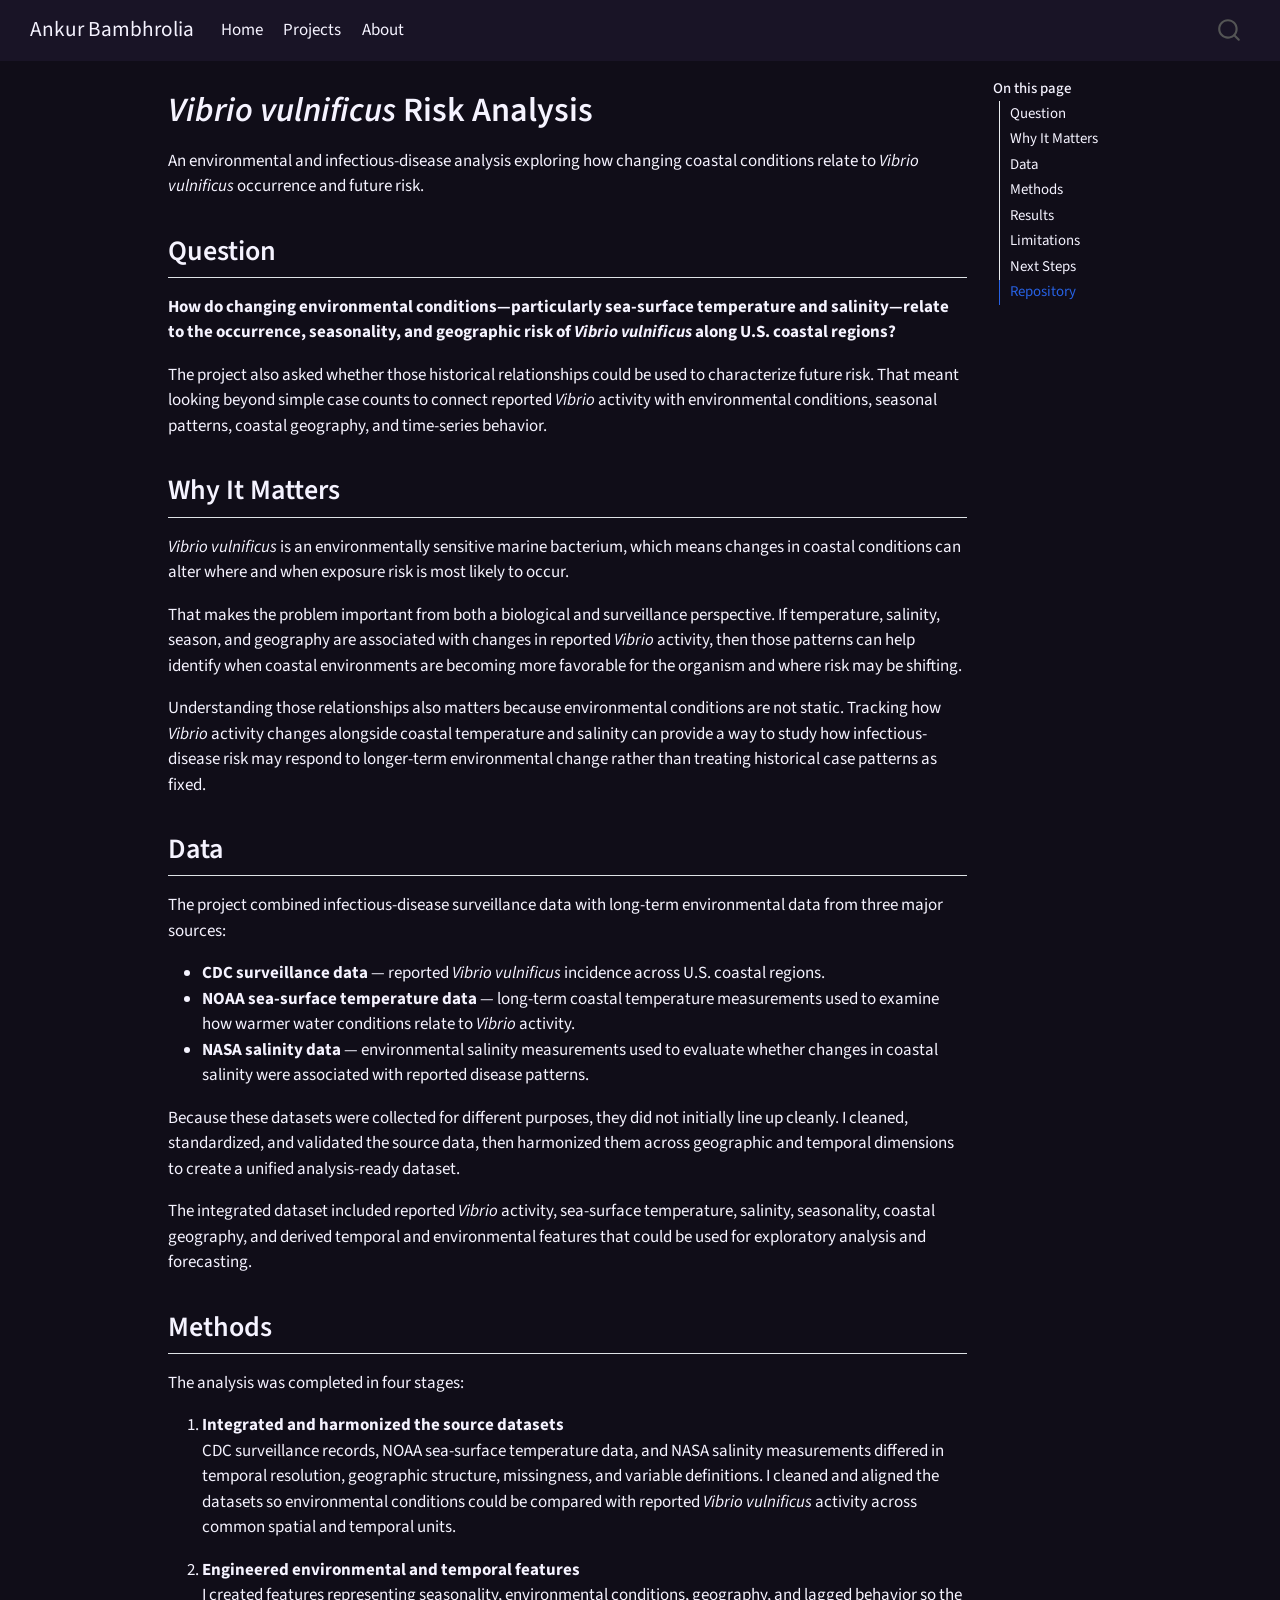
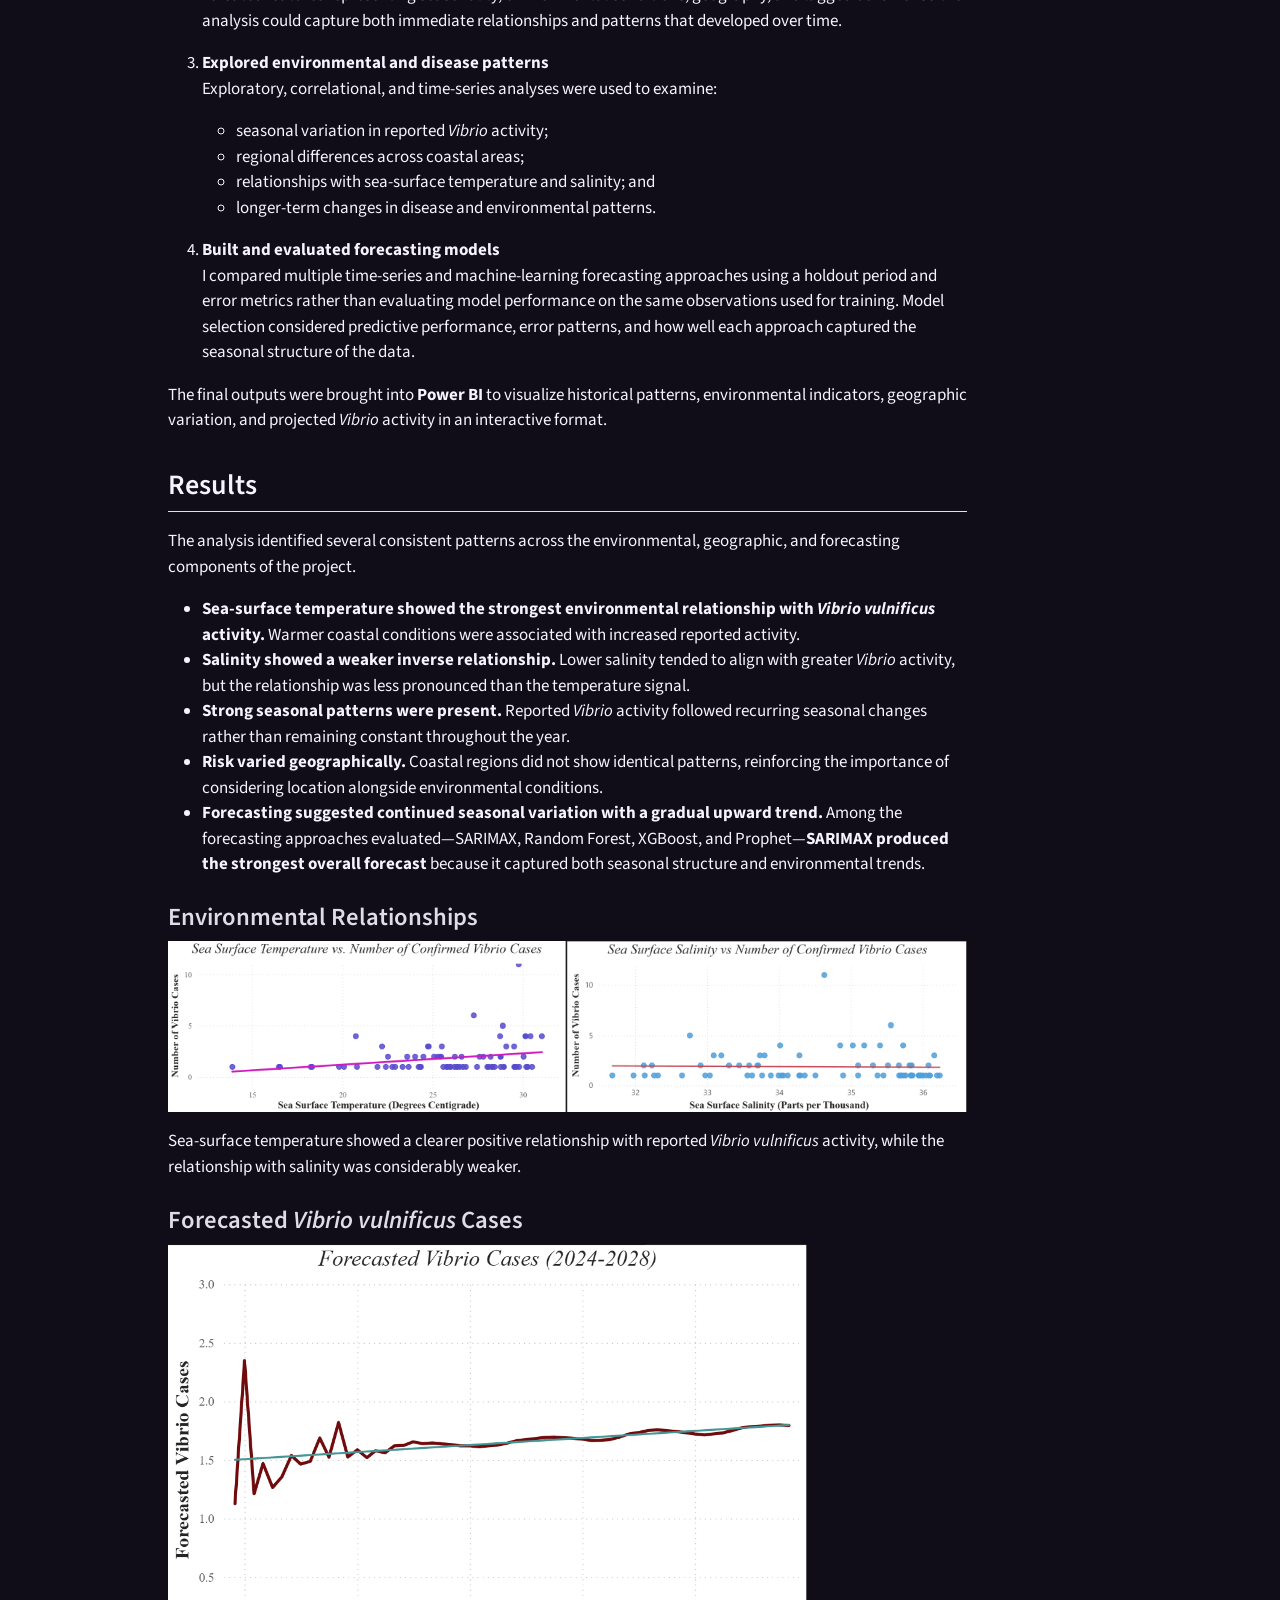
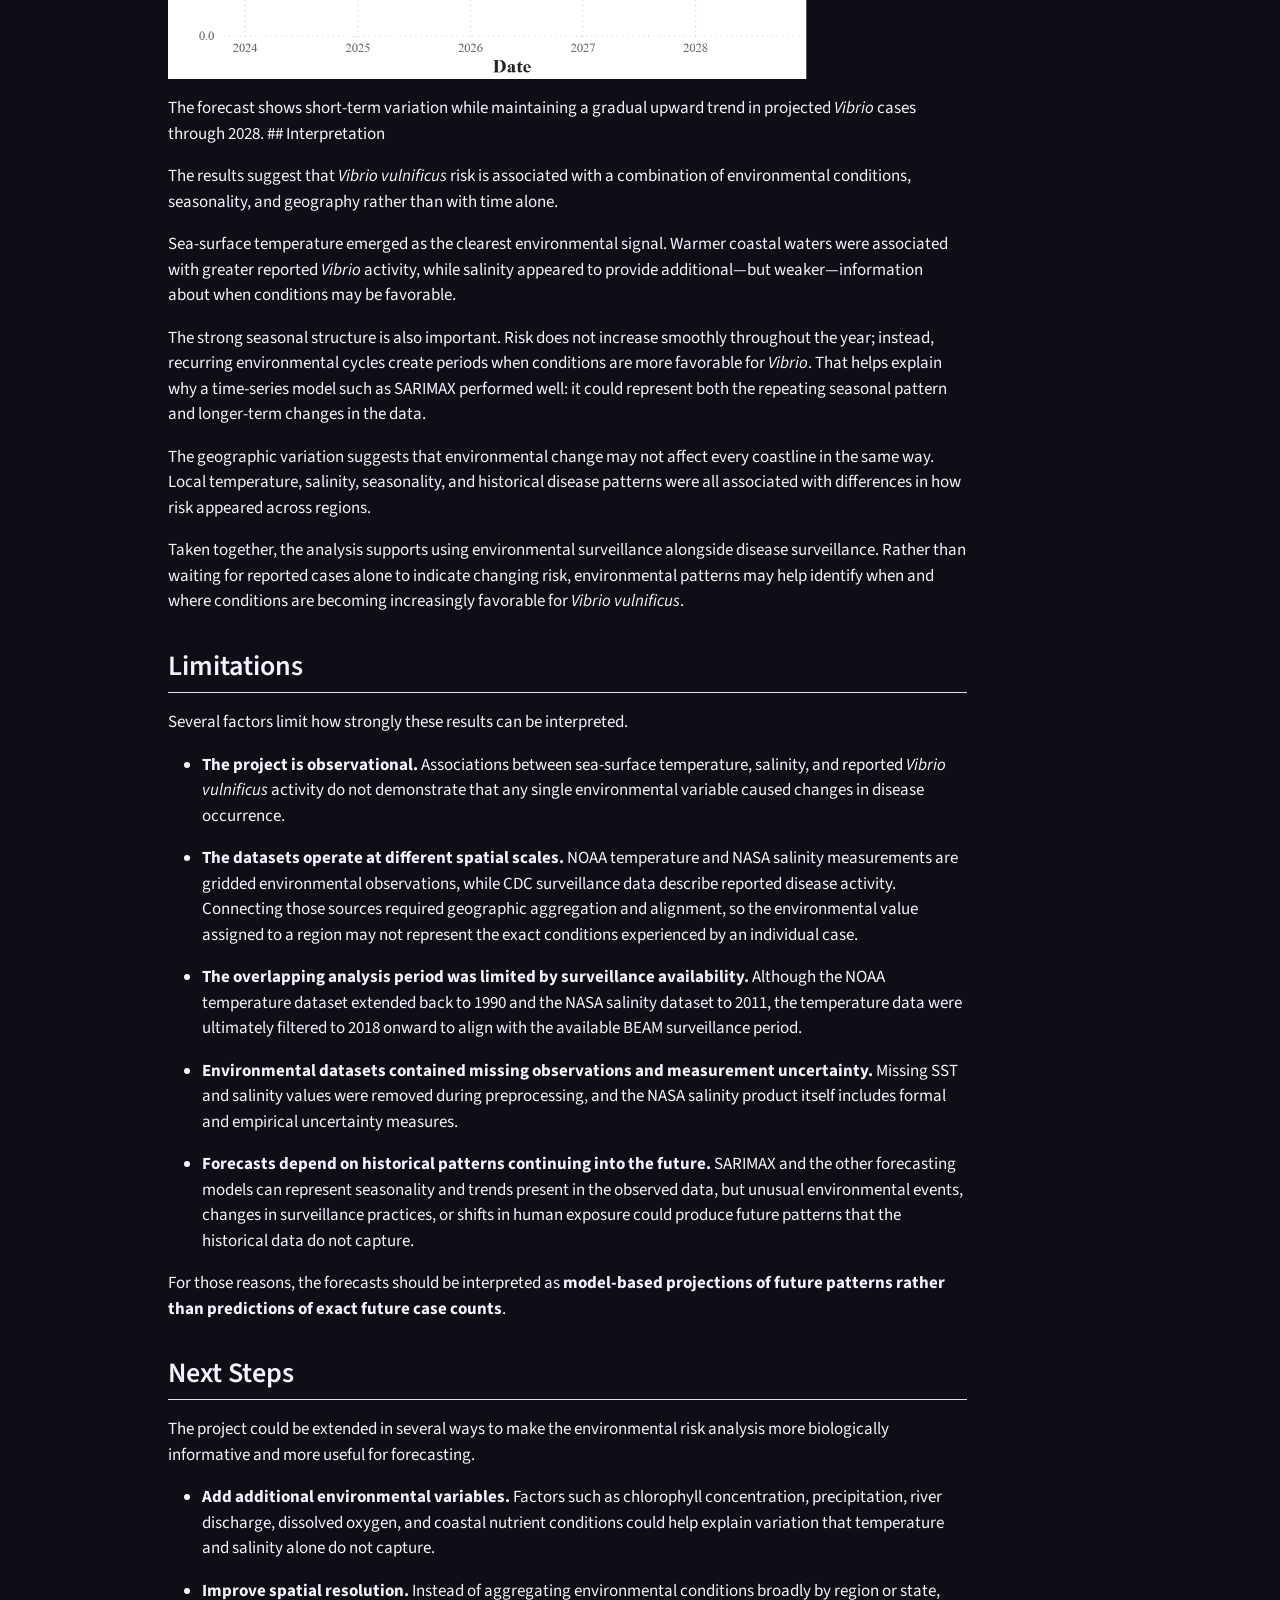
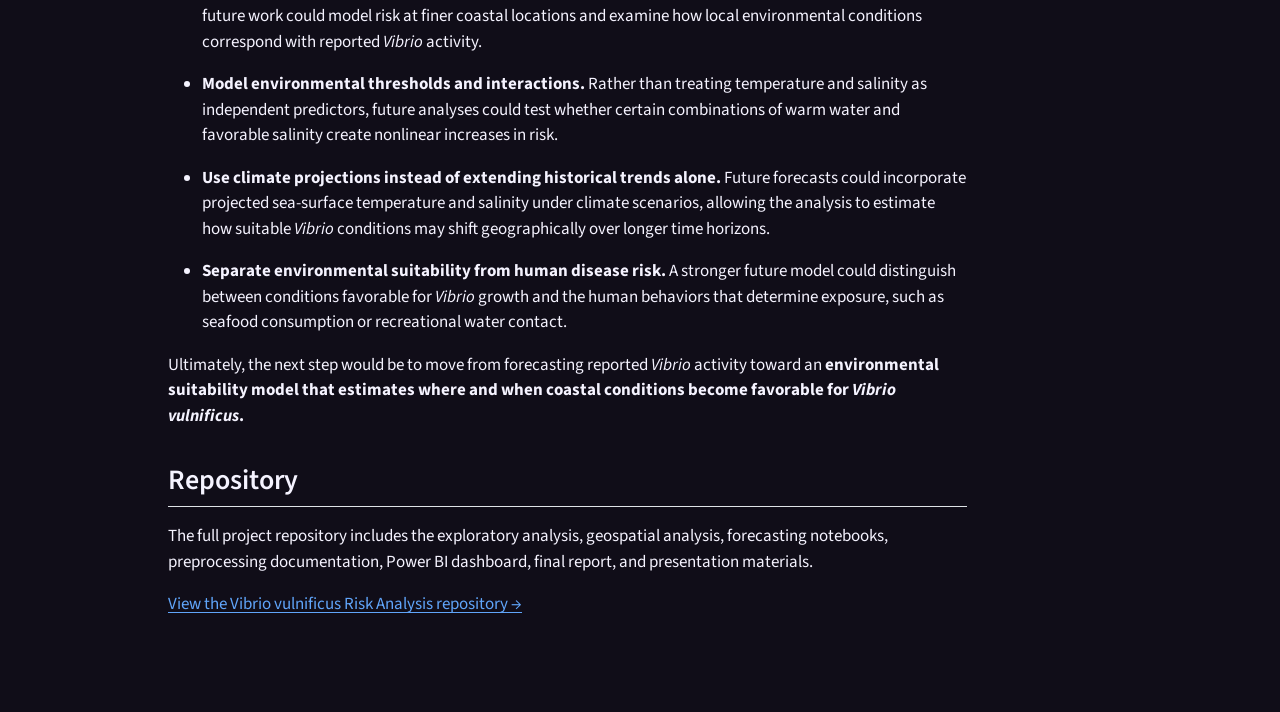
<file: projects/vibrio.html>
<!DOCTYPE html>
<html xmlns="http://www.w3.org/1999/xhtml" lang="en" xml:lang="en"><head>

<meta charset="utf-8">
<meta name="generator" content="quarto-1.10.18">

<meta name="viewport" content="width=device-width, initial-scale=1.0, user-scalable=yes">


<title>Vibrio vulnificus Risk Analysis – Ankur Bambhrolia</title>
<style>
/* Default styles provided by pandoc.
** See https://pandoc.org/MANUAL.html#variables-for-html for config info.
*/
span.smallcaps{font-variant: small-caps;}
div.columns{display: flex; gap: 1.5em;}
div.column{flex: auto;}
@media screen {
div.columns{gap: min(4vw, 1.5em);}
div.column{overflow-x: auto;}
}
div.hanging-indent{margin-left: 1.5em; text-indent: -1.5em;}
ul.task-list{list-style: none;}
ul.task-list li input[type="checkbox"] {
  width: 0.8em;
  margin: 0 0.8em 0.2em -1em; /* quarto-specific, see https://github.com/quarto-dev/quarto-cli/issues/4556 */ 
  vertical-align: middle;
}
</style>


<script src="../site_libs/quarto-nav/quarto-nav.js"></script>
<script src="../site_libs/quarto-nav/headroom.min.js"></script>
<script src="../site_libs/clipboard/clipboard.min.js"></script>
<script src="../site_libs/quarto-search/autocomplete.umd.js"></script>
<script src="../site_libs/quarto-search/fuse.min.js"></script>
<script src="../site_libs/quarto-search/quarto-search.js"></script>
<meta name="quarto:offset" content="../">
<script src="../site_libs/quarto-html/quarto.js" type="module"></script>
<script src="../site_libs/quarto-html/tabsets/tabsets.js" type="module"></script>
<script src="../site_libs/quarto-html/popper.min.js"></script>
<script src="../site_libs/quarto-html/tippy.umd.min.js"></script>
<script src="../site_libs/quarto-html/anchor.min.js"></script>
<link href="../site_libs/quarto-html/tippy.css" rel="stylesheet">
<link href="../site_libs/quarto-html/quarto-syntax-highlighting-64a204ab8560d761af7679ceaba22944.css" rel="stylesheet" id="quarto-text-highlighting-styles">
<script src="../site_libs/bootstrap/bootstrap.min.js"></script>
<link href="../site_libs/bootstrap/bootstrap-icons.css" rel="stylesheet">
<link href="../site_libs/bootstrap/bootstrap-172ba59bd5e0b52282274ba0c0cc16fc.min.css" rel="stylesheet" append-hash="true" id="quarto-bootstrap" data-mode="light">
<script id="quarto-search-options" type="application/json">{
  "location": "navbar",
  "copy-button": false,
  "collapse-after": 3,
  "panel-placement": "end",
  "type": "overlay",
  "limit": 50,
  "keyboard-shortcut": [
    "f",
    "/",
    "s"
  ],
  "show-item-context": false,
  "language": {
    "search-no-results-text": "No results",
    "search-matching-documents-text": "matching documents",
    "search-copy-link-title": "Copy link to search",
    "search-hide-matches-text": "Hide additional matches",
    "search-more-match-text": "more match in this document",
    "search-more-matches-text": "more matches in this document",
    "search-clear-button-title": "Clear",
    "search-text-placeholder": "",
    "search-detached-cancel-button-title": "Cancel",
    "search-submit-button-title": "Submit",
    "search-label": "Search"
  }
}</script>


<link rel="stylesheet" href="../styles.css">
</head>

<body class="nav-fixed quarto-light">

<div id="quarto-search-results"></div>
  <header id="quarto-header" class="headroom fixed-top">
    <nav class="navbar navbar-expand-lg " data-bs-theme="dark">
      <div class="navbar-container container-fluid">
      <div class="navbar-brand-container mx-auto">
    <a class="navbar-brand" href="../index.html">
    <span class="navbar-title">Ankur Bambhrolia</span>
    </a>
  </div>
            <div id="quarto-search" class="" title="Search"></div>
          <button class="navbar-toggler" type="button" data-bs-toggle="collapse" data-bs-target="#navbarCollapse" aria-controls="navbarCollapse" role="menu" aria-expanded="false" aria-label="Toggle navigation" onclick="if (window.quartoToggleHeadroom) { window.quartoToggleHeadroom(); }">
  <span class="navbar-toggler-icon"></span>
</button>
          <div class="collapse navbar-collapse" id="navbarCollapse">
            <ul class="navbar-nav navbar-nav-scroll me-auto">
  <li class="nav-item">
    <a class="nav-link" href="../index.html"> 
<span class="menu-text">Home</span></a>
  </li>  
  <li class="nav-item">
    <a class="nav-link" href="../projects.html"> 
<span class="menu-text">Projects</span></a>
  </li>  
  <li class="nav-item">
    <a class="nav-link" href="../about.html"> 
<span class="menu-text">About</span></a>
  </li>  
</ul>
          </div> <!-- /navcollapse -->
            <div class="quarto-navbar-tools">
</div>
      </div> <!-- /container-fluid -->
    </nav>
</header>
<!-- content -->
<div id="quarto-content" class="quarto-container page-columns page-rows-contents page-layout-article page-navbar">
<!-- sidebar -->
<!-- margin-sidebar -->
    <div id="quarto-margin-sidebar" class="sidebar margin-sidebar">
        <nav id="TOC" role="doc-toc" class="toc-active">
    <h2 id="toc-title">On this page</h2>
   
  <ul>
  <li><a href="#question" id="toc-question" class="nav-link active" data-scroll-target="#question">Question</a></li>
  <li><a href="#why-it-matters" id="toc-why-it-matters" class="nav-link" data-scroll-target="#why-it-matters">Why It Matters</a></li>
  <li><a href="#data" id="toc-data" class="nav-link" data-scroll-target="#data">Data</a></li>
  <li><a href="#methods" id="toc-methods" class="nav-link" data-scroll-target="#methods">Methods</a></li>
  <li><a href="#results" id="toc-results" class="nav-link" data-scroll-target="#results">Results</a>
  <ul class="collapse">
  <li><a href="#environmental-relationships" id="toc-environmental-relationships" class="nav-link" data-scroll-target="#environmental-relationships">Environmental Relationships</a></li>
  <li><a href="#forecasted-vibrio-vulnificus-cases" id="toc-forecasted-vibrio-vulnificus-cases" class="nav-link" data-scroll-target="#forecasted-vibrio-vulnificus-cases">Forecasted <em>Vibrio vulnificus</em> Cases</a></li>
  </ul></li>
  <li><a href="#limitations" id="toc-limitations" class="nav-link" data-scroll-target="#limitations">Limitations</a></li>
  <li><a href="#next-steps" id="toc-next-steps" class="nav-link" data-scroll-target="#next-steps">Next Steps</a></li>
  <li><a href="#repository" id="toc-repository" class="nav-link" data-scroll-target="#repository">Repository</a></li>
  </ul>
</nav>
    </div>
<!-- main -->
<main class="content" id="quarto-document-content">

<header id="title-block-header" class="quarto-title-block default">
<div class="quarto-title">
<h1 class="title"><em>Vibrio vulnificus</em> Risk Analysis</h1>
</div>



<div class="quarto-title-meta">

    
  
    
  </div>
  


</header>


<p>An environmental and infectious-disease analysis exploring how changing coastal conditions relate to <em>Vibrio vulnificus</em> occurrence and future risk.</p>
<section id="question" class="level2">
<h2 class="anchored" data-anchor-id="question">Question</h2>
<p><strong>How do changing environmental conditions—particularly sea-surface temperature and salinity—relate to the occurrence, seasonality, and geographic risk of <em>Vibrio vulnificus</em> along U.S. coastal regions?</strong></p>
<p>The project also asked whether those historical relationships could be used to characterize future risk. That meant looking beyond simple case counts to connect reported <em>Vibrio</em> activity with environmental conditions, seasonal patterns, coastal geography, and time-series behavior.</p>
</section>
<section id="why-it-matters" class="level2">
<h2 class="anchored" data-anchor-id="why-it-matters">Why It Matters</h2>
<p><em>Vibrio vulnificus</em> is an environmentally sensitive marine bacterium, which means changes in coastal conditions can alter where and when exposure risk is most likely to occur.</p>
<p>That makes the problem important from both a biological and surveillance perspective. If temperature, salinity, season, and geography are associated with changes in reported <em>Vibrio</em> activity, then those patterns can help identify when coastal environments are becoming more favorable for the organism and where risk may be shifting.</p>
<p>Understanding those relationships also matters because environmental conditions are not static. Tracking how <em>Vibrio</em> activity changes alongside coastal temperature and salinity can provide a way to study how infectious-disease risk may respond to longer-term environmental change rather than treating historical case patterns as fixed.</p>
</section>
<section id="data" class="level2">
<h2 class="anchored" data-anchor-id="data">Data</h2>
<p>The project combined infectious-disease surveillance data with long-term environmental data from three major sources:</p>
<ul>
<li><strong>CDC surveillance data</strong> — reported <em>Vibrio vulnificus</em> incidence across U.S. coastal regions.</li>
<li><strong>NOAA sea-surface temperature data</strong> — long-term coastal temperature measurements used to examine how warmer water conditions relate to <em>Vibrio</em> activity.</li>
<li><strong>NASA salinity data</strong> — environmental salinity measurements used to evaluate whether changes in coastal salinity were associated with reported disease patterns.</li>
</ul>
<p>Because these datasets were collected for different purposes, they did not initially line up cleanly. I cleaned, standardized, and validated the source data, then harmonized them across geographic and temporal dimensions to create a unified analysis-ready dataset.</p>
<p>The integrated dataset included reported <em>Vibrio</em> activity, sea-surface temperature, salinity, seasonality, coastal geography, and derived temporal and environmental features that could be used for exploratory analysis and forecasting.</p>
</section>
<section id="methods" class="level2">
<h2 class="anchored" data-anchor-id="methods">Methods</h2>
<p>The analysis was completed in four stages:</p>
<ol type="1">
<li><p><strong>Integrated and harmonized the source datasets</strong><br>
CDC surveillance records, NOAA sea-surface temperature data, and NASA salinity measurements differed in temporal resolution, geographic structure, missingness, and variable definitions. I cleaned and aligned the datasets so environmental conditions could be compared with reported <em>Vibrio vulnificus</em> activity across common spatial and temporal units.</p></li>
<li><p><strong>Engineered environmental and temporal features</strong><br>
I created features representing seasonality, environmental conditions, geography, and lagged behavior so the analysis could capture both immediate relationships and patterns that developed over time.</p></li>
<li><p><strong>Explored environmental and disease patterns</strong><br>
Exploratory, correlational, and time-series analyses were used to examine:</p>
<ul>
<li>seasonal variation in reported <em>Vibrio</em> activity;</li>
<li>regional differences across coastal areas;</li>
<li>relationships with sea-surface temperature and salinity; and</li>
<li>longer-term changes in disease and environmental patterns.</li>
</ul></li>
<li><p><strong>Built and evaluated forecasting models</strong><br>
I compared multiple time-series and machine-learning forecasting approaches using a holdout period and error metrics rather than evaluating model performance on the same observations used for training. Model selection considered predictive performance, error patterns, and how well each approach captured the seasonal structure of the data.</p></li>
</ol>
<p>The final outputs were brought into <strong>Power BI</strong> to visualize historical patterns, environmental indicators, geographic variation, and projected <em>Vibrio</em> activity in an interactive format.</p>
</section>
<section id="results" class="level2">
<h2 class="anchored" data-anchor-id="results">Results</h2>
<p>The analysis identified several consistent patterns across the environmental, geographic, and forecasting components of the project.</p>
<ul>
<li><strong>Sea-surface temperature showed the strongest environmental relationship with <em>Vibrio vulnificus</em> activity.</strong> Warmer coastal conditions were associated with increased reported activity.</li>
<li><strong>Salinity showed a weaker inverse relationship.</strong> Lower salinity tended to align with greater <em>Vibrio</em> activity, but the relationship was less pronounced than the temperature signal.</li>
<li><strong>Strong seasonal patterns were present.</strong> Reported <em>Vibrio</em> activity followed recurring seasonal changes rather than remaining constant throughout the year.</li>
<li><strong>Risk varied geographically.</strong> Coastal regions did not show identical patterns, reinforcing the importance of considering location alongside environmental conditions.</li>
<li><strong>Forecasting suggested continued seasonal variation with a gradual upward trend.</strong> Among the forecasting approaches evaluated—SARIMAX, Random Forest, XGBoost, and Prophet—<strong>SARIMAX produced the strongest overall forecast</strong> because it captured both seasonal structure and environmental trends.</li>
</ul>
<section id="environmental-relationships" class="level3">
<h3 class="anchored" data-anchor-id="environmental-relationships">Environmental Relationships</h3>
<p><img src="../images/featured/vibrio-environment.png" class="img-fluid" alt="Scatterplots comparing sea-surface temperature and sea-surface salinity with reported Vibrio vulnificus cases. Temperature shows a clearer positive relationship, while salinity shows a much weaker relationship."></p>
<p>Sea-surface temperature showed a clearer positive relationship with reported <em>Vibrio vulnificus</em> activity, while the relationship with salinity was considerably weaker.</p>
</section>
<section id="forecasted-vibrio-vulnificus-cases" class="level3">
<h3 class="anchored" data-anchor-id="forecasted-vibrio-vulnificus-cases">Forecasted <em>Vibrio vulnificus</em> Cases</h3>
<p><img src="../images/featured/vibrio-forecast.png" class="img-fluid" style="width:80.0%" alt="Forecasted Vibrio vulnificus isolates from 2024 through 2028 showing seasonal variation and an overall upward trend"></p>
<p>The forecast shows short-term variation while maintaining a gradual upward trend in projected <em>Vibrio</em> cases through 2028. ## Interpretation</p>
<p>The results suggest that <em>Vibrio vulnificus</em> risk is associated with a combination of environmental conditions, seasonality, and geography rather than with time alone.</p>
<p>Sea-surface temperature emerged as the clearest environmental signal. Warmer coastal waters were associated with greater reported <em>Vibrio</em> activity, while salinity appeared to provide additional—but weaker—information about when conditions may be favorable.</p>
<p>The strong seasonal structure is also important. Risk does not increase smoothly throughout the year; instead, recurring environmental cycles create periods when conditions are more favorable for <em>Vibrio</em>. That helps explain why a time-series model such as SARIMAX performed well: it could represent both the repeating seasonal pattern and longer-term changes in the data.</p>
<p>The geographic variation suggests that environmental change may not affect every coastline in the same way. Local temperature, salinity, seasonality, and historical disease patterns were all associated with differences in how risk appeared across regions.</p>
<p>Taken together, the analysis supports using environmental surveillance alongside disease surveillance. Rather than waiting for reported cases alone to indicate changing risk, environmental patterns may help identify when and where conditions are becoming increasingly favorable for <em>Vibrio vulnificus</em>.</p>
</section>
</section>
<section id="limitations" class="level2">
<h2 class="anchored" data-anchor-id="limitations">Limitations</h2>
<p>Several factors limit how strongly these results can be interpreted.</p>
<ul>
<li><p><strong>The project is observational.</strong> Associations between sea-surface temperature, salinity, and reported <em>Vibrio vulnificus</em> activity do not demonstrate that any single environmental variable caused changes in disease occurrence.</p></li>
<li><p><strong>The datasets operate at different spatial scales.</strong> NOAA temperature and NASA salinity measurements are gridded environmental observations, while CDC surveillance data describe reported disease activity. Connecting those sources required geographic aggregation and alignment, so the environmental value assigned to a region may not represent the exact conditions experienced by an individual case.</p></li>
<li><p><strong>The overlapping analysis period was limited by surveillance availability.</strong> Although the NOAA temperature dataset extended back to 1990 and the NASA salinity dataset to 2011, the temperature data were ultimately filtered to 2018 onward to align with the available BEAM surveillance period.</p></li>
<li><p><strong>Environmental datasets contained missing observations and measurement uncertainty.</strong> Missing SST and salinity values were removed during preprocessing, and the NASA salinity product itself includes formal and empirical uncertainty measures.</p></li>
<li><p><strong>Forecasts depend on historical patterns continuing into the future.</strong> SARIMAX and the other forecasting models can represent seasonality and trends present in the observed data, but unusual environmental events, changes in surveillance practices, or shifts in human exposure could produce future patterns that the historical data do not capture.</p></li>
</ul>
<p>For those reasons, the forecasts should be interpreted as <strong>model-based projections of future patterns rather than predictions of exact future case counts</strong>.</p>
</section>
<section id="next-steps" class="level2">
<h2 class="anchored" data-anchor-id="next-steps">Next Steps</h2>
<p>The project could be extended in several ways to make the environmental risk analysis more biologically informative and more useful for forecasting.</p>
<ul>
<li><p><strong>Add additional environmental variables.</strong> Factors such as chlorophyll concentration, precipitation, river discharge, dissolved oxygen, and coastal nutrient conditions could help explain variation that temperature and salinity alone do not capture.</p></li>
<li><p><strong>Improve spatial resolution.</strong> Instead of aggregating environmental conditions broadly by region or state, future work could model risk at finer coastal locations and examine how local environmental conditions correspond with reported <em>Vibrio</em> activity.</p></li>
<li><p><strong>Model environmental thresholds and interactions.</strong> Rather than treating temperature and salinity as independent predictors, future analyses could test whether certain combinations of warm water and favorable salinity create nonlinear increases in risk.</p></li>
<li><p><strong>Use climate projections instead of extending historical trends alone.</strong> Future forecasts could incorporate projected sea-surface temperature and salinity under climate scenarios, allowing the analysis to estimate how suitable <em>Vibrio</em> conditions may shift geographically over longer time horizons.</p></li>
<li><p><strong>Separate environmental suitability from human disease risk.</strong> A stronger future model could distinguish between conditions favorable for <em>Vibrio</em> growth and the human behaviors that determine exposure, such as seafood consumption or recreational water contact.</p></li>
</ul>
<p>Ultimately, the next step would be to move from forecasting reported <em>Vibrio</em> activity toward an <strong>environmental suitability model that estimates where and when coastal conditions become favorable for <em>Vibrio vulnificus</em>.</strong></p>
</section>
<section id="repository" class="level2">
<h2 class="anchored" data-anchor-id="repository">Repository</h2>
<p>The full project repository includes the exploratory analysis, geospatial analysis, forecasting notebooks, preprocessing documentation, Power BI dashboard, final report, and presentation materials.</p>
<p><a href="https://github.com/AnkurBambhrolia/Vibrio">View the Vibrio vulnificus Risk Analysis repository →</a></p>


</section>

</main> <!-- /main -->
<script id="quarto-html-after-body" type="application/javascript">
  window.document.addEventListener("DOMContentLoaded", function (event) {
    const icon = "";
    const anchorJS = new window.AnchorJS();
    anchorJS.options = {
      placement: 'right',
      icon: icon
    };
    anchorJS.add('.anchored');
    const isCodeAnnotation = (el) => {
      for (const clz of el.classList) {
        if (clz.startsWith('code-annotation-')) {                     
          return true;
        }
      }
      return false;
    }
    const onCopySuccess = function(e) {
      // button target
      const button = e.trigger;
      // don't keep focus
      button.blur();
      // flash "checked"
      button.classList.add('code-copy-button-checked');
      var currentTitle = button.getAttribute("title");
      button.setAttribute("title", "Copied!");
      let tooltip;
      if (window.bootstrap) {
        button.setAttribute("data-bs-toggle", "tooltip");
        button.setAttribute("data-bs-placement", "left");
        button.setAttribute("data-bs-title", "Copied!");
        tooltip = new bootstrap.Tooltip(button, 
          { trigger: "manual", 
            customClass: "code-copy-button-tooltip",
            offset: [0, -8]});
        tooltip.show();    
      }
      setTimeout(function() {
        if (tooltip) {
          tooltip.hide();
          button.removeAttribute("data-bs-title");
          button.removeAttribute("data-bs-toggle");
          button.removeAttribute("data-bs-placement");
        }
        button.setAttribute("title", currentTitle);
        button.classList.remove('code-copy-button-checked');
      }, 1000);
      // clear code selection
      e.clearSelection();
    }
    const getTextToCopy = function(trigger) {
      const outerScaffold = trigger.parentElement.cloneNode(true);
      const codeEl = outerScaffold.querySelector('code');
      for (const childEl of codeEl.children) {
        if (isCodeAnnotation(childEl)) {
          childEl.remove();
        }
      }
      return codeEl.innerText;
    }
    const clipboard = new window.ClipboardJS('.code-copy-button:not([data-in-quarto-modal])', {
      text: getTextToCopy
    });
    clipboard.on('success', onCopySuccess);
    if (window.document.getElementById('quarto-embedded-source-code-modal')) {
      const clipboardModal = new window.ClipboardJS('.code-copy-button[data-in-quarto-modal]', {
        text: getTextToCopy,
        container: window.document.getElementById('quarto-embedded-source-code-modal')
      });
      clipboardModal.on('success', onCopySuccess);
    }
      var localhostRegex = new RegExp(/^(?:http|https):\/\/localhost\:?[0-9]*\//);
      var mailtoRegex = new RegExp(/^mailto:/);
        var filterRegex = new RegExp("https:\/\/AnkurBambhrolia\.github\.io\/portfolio\/");
      var isInternal = (href) => {
          return filterRegex.test(href) || localhostRegex.test(href) || mailtoRegex.test(href);
      }
      // Inspect non-navigation links and adorn them if external
     var links = window.document.querySelectorAll('a[href]:not(.nav-link):not(.navbar-brand):not(.toc-action):not(.sidebar-link):not(.sidebar-item-toggle):not(.pagination-link):not(.no-external):not([aria-hidden]):not(.dropdown-item):not(.quarto-navigation-tool):not(.about-link)');
      for (var i=0; i<links.length; i++) {
        const link = links[i];
        if (!isInternal(link.href)) {
          // undo the damage that might have been done by quarto-nav.js in the case of
          // links that we want to consider external
          if (link.dataset.originalHref !== undefined) {
            link.href = link.dataset.originalHref;
          }
        }
      }
    function tippyHover(el, contentFn, onTriggerFn, onUntriggerFn) {
      const config = {
        allowHTML: true,
        maxWidth: 500,
        delay: 100,
        arrow: false,
        appendTo: function(el) {
            return el.parentElement;
        },
        interactive: true,
        interactiveBorder: 10,
        theme: 'quarto',
        placement: 'bottom-start',
      };
      if (contentFn) {
        config.content = contentFn;
      }
      if (onTriggerFn) {
        config.onTrigger = onTriggerFn;
      }
      if (onUntriggerFn) {
        config.onUntrigger = onUntriggerFn;
      }
      window.tippy(el, config); 
    }
    const noterefs = window.document.querySelectorAll('a[role="doc-noteref"]');
    for (var i=0; i<noterefs.length; i++) {
      const ref = noterefs[i];
      tippyHover(ref, function() {
        // use id or data attribute instead here
        let href = ref.getAttribute('data-footnote-href') || ref.getAttribute('href');
        try { href = new URL(href).hash; } catch {}
        const id = href.replace(/^#\/?/, "");
        const note = window.document.getElementById(id);
        if (note) {
          return note.innerHTML;
        } else {
          return "";
        }
      });
    }
    const xrefs = window.document.querySelectorAll('a.quarto-xref');
    const processXRef = (id, note) => {
      // Strip column container classes
      const stripColumnClz = (el) => {
        el.classList.remove("page-full", "page-columns");
        if (el.children) {
          for (const child of el.children) {
            stripColumnClz(child);
          }
        }
      }
      stripColumnClz(note)
      if (id === null || id.startsWith('sec-')) {
        // Special case sections, only their first couple elements
        const container = document.createElement("div");
        if (note.children && note.children.length > 2) {
          container.appendChild(note.children[0].cloneNode(true));
          for (let i = 1; i < note.children.length; i++) {
            const child = note.children[i];
            if (child.tagName === "P" && child.innerText === "") {
              continue;
            } else {
              container.appendChild(child.cloneNode(true));
              break;
            }
          }
          if (window.Quarto?.typesetMath) {
            window.Quarto.typesetMath(container);
          }
          return container.innerHTML
        } else {
          if (window.Quarto?.typesetMath) {
            window.Quarto.typesetMath(note);
          }
          return note.innerHTML;
        }
      } else {
        // Remove any anchor links if they are present
        const anchorLink = note.querySelector('a.anchorjs-link');
        if (anchorLink) {
          anchorLink.remove();
        }
        if (window.Quarto?.typesetMath) {
          window.Quarto.typesetMath(note);
        }
        if (note.classList.contains("callout")) {
          return note.outerHTML;
        } else {
          return note.innerHTML;
        }
      }
    }
    for (var i=0; i<xrefs.length; i++) {
      const xref = xrefs[i];
      tippyHover(xref, undefined, function(instance) {
        instance.disable();
        let url = xref.getAttribute('href');
        let hash = undefined; 
        if (url.startsWith('#')) {
          hash = url;
        } else {
          try { hash = new URL(url).hash; } catch {}
        }
        if (hash) {
          const id = hash.replace(/^#\/?/, "");
          const note = window.document.getElementById(id);
          if (note !== null) {
            try {
              const html = processXRef(id, note.cloneNode(true));
              instance.setContent(html);
            } finally {
              instance.enable();
              instance.show();
            }
          } else {
            // See if we can fetch this
            fetch(url.split('#')[0])
            .then(res => res.text())
            .then(html => {
              const parser = new DOMParser();
              const htmlDoc = parser.parseFromString(html, "text/html");
              const note = htmlDoc.getElementById(id);
              if (note !== null) {
                const html = processXRef(id, note);
                instance.setContent(html);
              } 
            }).finally(() => {
              instance.enable();
              instance.show();
            });
          }
        } else {
          // See if we can fetch a full url (with no hash to target)
          // This is a special case and we should probably do some content thinning / targeting
          fetch(url)
          .then(res => res.text())
          .then(html => {
            const parser = new DOMParser();
            const htmlDoc = parser.parseFromString(html, "text/html");
            const note = htmlDoc.querySelector('main.content');
            if (note !== null) {
              // This should only happen for chapter cross references
              // (since there is no id in the URL)
              // remove the first header
              if (note.children.length > 0 && note.children[0].tagName === "HEADER") {
                note.children[0].remove();
              }
              const html = processXRef(null, note);
              instance.setContent(html);
            } 
          }).finally(() => {
            instance.enable();
            instance.show();
          });
        }
      }, function(instance) {
      });
    }
        let selectedAnnoteEl;
        const selectorForAnnotation = ( cell, annotation) => {
          let cellAttr = 'data-code-cell="' + cell + '"';
          let lineAttr = 'data-code-annotation="' +  annotation + '"';
          const selector = 'span[' + cellAttr + '][' + lineAttr + ']';
          return selector;
        }
        const selectCodeLines = (annoteEl) => {
          const doc = window.document;
          const targetCell = annoteEl.getAttribute("data-target-cell");
          const targetAnnotation = annoteEl.getAttribute("data-target-annotation");
          const annoteSpan = window.document.querySelector(selectorForAnnotation(targetCell, targetAnnotation));
          const lines = annoteSpan.getAttribute("data-code-lines").split(",");
          const lineIds = lines.map((line) => {
            return targetCell + "-" + line;
          })
          let top = null;
          let height = null;
          let parent = null;
          if (lineIds.length > 0) {
              //compute the position of the single el (top and bottom and make a div)
              const el = window.document.getElementById(lineIds[0]);
              top = el.offsetTop;
              height = el.offsetHeight;
              parent = el.parentElement.parentElement;
            if (lineIds.length > 1) {
              const lastEl = window.document.getElementById(lineIds[lineIds.length - 1]);
              const bottom = lastEl.offsetTop + lastEl.offsetHeight;
              height = bottom - top;
            }
            if (top !== null && height !== null && parent !== null) {
              // cook up a div (if necessary) and position it 
              let div = window.document.getElementById("code-annotation-line-highlight");
              if (div === null) {
                div = window.document.createElement("div");
                div.setAttribute("id", "code-annotation-line-highlight");
                div.style.position = 'absolute';
                parent.appendChild(div);
              }
              div.style.top = top - 2 + "px";
              div.style.height = height + 4 + "px";
              div.style.left = 0;
              let gutterDiv = window.document.getElementById("code-annotation-line-highlight-gutter");
              if (gutterDiv === null) {
                gutterDiv = window.document.createElement("div");
                gutterDiv.setAttribute("id", "code-annotation-line-highlight-gutter");
                gutterDiv.style.position = 'absolute';
                const codeCell = window.document.getElementById(targetCell);
                const gutter = codeCell.querySelector('.code-annotation-gutter');
                gutter.appendChild(gutterDiv);
              }
              gutterDiv.style.top = top - 2 + "px";
              gutterDiv.style.height = height + 4 + "px";
            }
            selectedAnnoteEl = annoteEl;
          }
        };
        const unselectCodeLines = () => {
          const elementsIds = ["code-annotation-line-highlight", "code-annotation-line-highlight-gutter"];
          elementsIds.forEach((elId) => {
            const div = window.document.getElementById(elId);
            if (div) {
              div.remove();
            }
          });
          selectedAnnoteEl = undefined;
        };
          // Handle positioning of the toggle
      window.addEventListener(
        "resize",
        throttle(() => {
          elRect = undefined;
          if (selectedAnnoteEl) {
            selectCodeLines(selectedAnnoteEl);
          }
        }, 10)
      );
      function throttle(fn, ms) {
      let throttle = false;
      let timer;
        return (...args) => {
          if(!throttle) { // first call gets through
              fn.apply(this, args);
              throttle = true;
          } else { // all the others get throttled
              if(timer) clearTimeout(timer); // cancel #2
              timer = setTimeout(() => {
                fn.apply(this, args);
                timer = throttle = false;
              }, ms);
          }
        };
      }
        // Attach click handler to the DT
        const annoteDls = window.document.querySelectorAll('dt[data-target-cell]');
        for (const annoteDlNode of annoteDls) {
          annoteDlNode.addEventListener('click', (event) => {
            const clickedEl = event.target;
            if (clickedEl !== selectedAnnoteEl) {
              unselectCodeLines();
              const activeEl = window.document.querySelector('dt[data-target-cell].code-annotation-active');
              if (activeEl) {
                activeEl.classList.remove('code-annotation-active');
              }
              selectCodeLines(clickedEl);
              clickedEl.classList.add('code-annotation-active');
            } else {
              // Unselect the line
              unselectCodeLines();
              clickedEl.classList.remove('code-annotation-active');
            }
          });
        }
    const findCites = (el) => {
      const parentEl = el.parentElement;
      if (parentEl) {
        const cites = parentEl.dataset.cites;
        if (cites) {
          return {
            el,
            cites: cites.split(' ')
          };
        } else {
          return findCites(el.parentElement)
        }
      } else {
        return undefined;
      }
    };
    var bibliorefs = window.document.querySelectorAll('a[role="doc-biblioref"]');
    for (var i=0; i<bibliorefs.length; i++) {
      const ref = bibliorefs[i];
      const citeInfo = findCites(ref);
      if (citeInfo) {
        tippyHover(citeInfo.el, function() {
          var popup = window.document.createElement('div');
          citeInfo.cites.forEach(function(cite) {
            var citeDiv = window.document.createElement('div');
            citeDiv.classList.add('hanging-indent');
            citeDiv.classList.add('csl-entry');
            var biblioDiv = window.document.getElementById('ref-' + cite);
            if (biblioDiv) {
              citeDiv.innerHTML = biblioDiv.innerHTML;
            }
            popup.appendChild(citeDiv);
          });
          return popup.innerHTML;
        });
      }
    }
  });
  </script>
</div> <!-- /content -->




</body></html>
</file>
<file: site_libs/quarto-html/tippy.css>
.tippy-box[data-animation=fade][data-state=hidden]{opacity:0}[data-tippy-root]{max-width:calc(100vw - 10px)}.tippy-box{position:relative;background-color:#333;color:#fff;border-radius:4px;font-size:14px;line-height:1.4;white-space:normal;outline:0;transition-property:transform,visibility,opacity}.tippy-box[data-placement^=top]>.tippy-arrow{bottom:0}.tippy-box[data-placement^=top]>.tippy-arrow:before{bottom:-7px;left:0;border-width:8px 8px 0;border-top-color:initial;transform-origin:center top}.tippy-box[data-placement^=bottom]>.tippy-arrow{top:0}.tippy-box[data-placement^=bottom]>.tippy-arrow:before{top:-7px;left:0;border-width:0 8px 8px;border-bottom-color:initial;transform-origin:center bottom}.tippy-box[data-placement^=left]>.tippy-arrow{right:0}.tippy-box[data-placement^=left]>.tippy-arrow:before{border-width:8px 0 8px 8px;border-left-color:initial;right:-7px;transform-origin:center left}.tippy-box[data-placement^=right]>.tippy-arrow{left:0}.tippy-box[data-placement^=right]>.tippy-arrow:before{left:-7px;border-width:8px 8px 8px 0;border-right-color:initial;transform-origin:center right}.tippy-box[data-inertia][data-state=visible]{transition-timing-function:cubic-bezier(.54,1.5,.38,1.11)}.tippy-arrow{width:16px;height:16px;color:#333}.tippy-arrow:before{content:"";position:absolute;border-color:transparent;border-style:solid}.tippy-content{position:relative;padding:5px 9px;z-index:1}
</file>
<file: site_libs/quarto-html/quarto-syntax-highlighting-64a204ab8560d761af7679ceaba22944.css>
/* quarto syntax highlight colors */
:root {
  --quarto-hl-ot-color: #003B4F;
  --quarto-hl-at-color: #657422;
  --quarto-hl-ss-color: #20794D;
  --quarto-hl-an-color: #5E5E5E;
  --quarto-hl-fu-color: #4758AB;
  --quarto-hl-st-color: #20794D;
  --quarto-hl-cf-color: #003B4F;
  --quarto-hl-op-color: #5E5E5E;
  --quarto-hl-er-color: #AD0000;
  --quarto-hl-bn-color: #AD0000;
  --quarto-hl-al-color: #AD0000;
  --quarto-hl-va-color: #111111;
  --quarto-hl-bu-color: inherit;
  --quarto-hl-ex-color: inherit;
  --quarto-hl-pp-color: #AD0000;
  --quarto-hl-in-color: #5E5E5E;
  --quarto-hl-vs-color: #20794D;
  --quarto-hl-wa-color: #5E5E5E;
  --quarto-hl-do-color: #5E5E5E;
  --quarto-hl-im-color: #00769E;
  --quarto-hl-ch-color: #20794D;
  --quarto-hl-dt-color: #AD0000;
  --quarto-hl-fl-color: #AD0000;
  --quarto-hl-co-color: #5E5E5E;
  --quarto-hl-cv-color: #5E5E5E;
  --quarto-hl-cn-color: #8f5902;
  --quarto-hl-sc-color: #5E5E5E;
  --quarto-hl-dv-color: #AD0000;
  --quarto-hl-kw-color: #003B4F;
}

/* other quarto variables */
:root {
  --quarto-font-monospace: SFMono-Regular, Menlo, Monaco, Consolas, "Liberation Mono", "Courier New", monospace;
}

/* syntax highlight based on Pandoc's rules */
pre > code.sourceCode > span {
  color: #003B4F;
}

code.sourceCode > span {
  color: #003B4F;
}

div.sourceCode,
div.sourceCode pre.sourceCode {
  color: #003B4F;
}

/* Normal */
code span {
  color: #003B4F;
}

/* Alert */
code span.al {
  color: #AD0000;
  font-style: inherit;
}

/* Annotation */
code span.an {
  color: #5E5E5E;
  font-style: inherit;
}

/* Attribute */
code span.at {
  color: #657422;
  font-style: inherit;
}

/* BaseN */
code span.bn {
  color: #AD0000;
  font-style: inherit;
}

/* BuiltIn */
code span.bu {
  font-style: inherit;
}

/* ControlFlow */
code span.cf {
  color: #003B4F;
  font-weight: bold;
  font-style: inherit;
}

/* Char */
code span.ch {
  color: #20794D;
  font-style: inherit;
}

/* Constant */
code span.cn {
  color: #8f5902;
  font-style: inherit;
}

/* Comment */
code span.co {
  color: #5E5E5E;
  font-style: inherit;
}

/* CommentVar */
code span.cv {
  color: #5E5E5E;
  font-style: italic;
}

/* Documentation */
code span.do {
  color: #5E5E5E;
  font-style: italic;
}

/* DataType */
code span.dt {
  color: #AD0000;
  font-style: inherit;
}

/* DecVal */
code span.dv {
  color: #AD0000;
  font-style: inherit;
}

/* Error */
code span.er {
  color: #AD0000;
  font-style: inherit;
}

/* Extension */
code span.ex {
  font-style: inherit;
}

/* Float */
code span.fl {
  color: #AD0000;
  font-style: inherit;
}

/* Function */
code span.fu {
  color: #4758AB;
  font-style: inherit;
}

/* Import */
code span.im {
  color: #00769E;
  font-style: inherit;
}

/* Information */
code span.in {
  color: #5E5E5E;
  font-style: inherit;
}

/* Keyword */
code span.kw {
  color: #003B4F;
  font-weight: bold;
  font-style: inherit;
}

/* Operator */
code span.op {
  color: #5E5E5E;
  font-style: inherit;
}

/* Other */
code span.ot {
  color: #003B4F;
  font-style: inherit;
}

/* Preprocessor */
code span.pp {
  color: #AD0000;
  font-style: inherit;
}

/* SpecialChar */
code span.sc {
  color: #5E5E5E;
  font-style: inherit;
}

/* SpecialString */
code span.ss {
  color: #20794D;
  font-style: inherit;
}

/* String */
code span.st {
  color: #20794D;
  font-style: inherit;
}

/* Variable */
code span.va {
  color: #111111;
  font-style: inherit;
}

/* VerbatimString */
code span.vs {
  color: #20794D;
  font-style: inherit;
}

/* Warning */
code span.wa {
  color: #5E5E5E;
  font-style: italic;
}

.prevent-inlining {
  content: "</";
}

/*# sourceMappingURL=9d8d5bb603a83b8298b89080a598c93b.css.map */
</file>
<file: styles.css>
/* =========================
   SITE COLOR PALETTE
   ========================= */

:root {
  --bg: #100D18;
  --surface: #191426;
  --surface-hover: #211A32;

  --primary: #8B5CF6;
  --secondary: #60A5FA;
  --accent: #F59E0B;

  --text: #F5F3FF;
  --text-muted: #AAA4B8;
  --border: #342A48;
}


/* =========================
   GLOBAL DARK THEME
   ========================= */

body {
  background-color: var(--bg);
  color: var(--text);
}

.navbar {
  background-color: var(--surface) !important;
}

.navbar-brand,
.navbar-nav .nav-link {
  color: var(--text) !important;
}

.navbar-nav .nav-link.active,
.navbar-nav .nav-link:hover {
  color: var(--secondary) !important;
}

h1,
h2,
h3,
h4,
h5,
h6 {
  color: var(--text);
}

p,
li {
  color: var(--text);
}

a {
  color: var(--secondary);
}

a:hover {
  color: var(--primary);
}

hr {
  border-color: var(--border);
  opacity: 1;
}


/* =========================
   HOMEPAGE ACTION BUTTONS
   ========================= */

.hero-actions {
  display: flex;
  flex-wrap: wrap;
  gap: 0.75rem;
  margin-top: 1.25rem;
}

.hero-actions .btn {
  font-weight: 600;
  border-radius: 999px;
  padding: 0.65rem 1.15rem;
}

.hero-actions .btn-primary {
  background-color: var(--primary);
  border-color: var(--primary);
  color: #100D18;
}

.hero-actions .btn-primary:hover {
  background-color: var(--secondary);
  border-color: var(--secondary);
}

.hero-actions .btn-outline-primary {
  border-color: var(--primary);
  color: var(--primary);
}

.hero-actions .btn-outline-primary:hover {
  background-color: var(--primary);
  border-color: var(--primary);
  color: #100D18;
}


/* =========================
   FEATURED PROJECTS
   ========================= */

.featured-grid {
  display: grid;
  grid-template-columns: repeat(2, 1fr);
  gap: 1.25rem;
}

.featured-card {
  border: 1px solid var(--border);
  border-top: 3px solid var(--accent);
  border-radius: 12px;
  padding: 1.25rem;
  box-sizing: border-box;

  background-color: var(--surface);
  color: var(--text);

  box-shadow: 0 2px 8px rgba(0, 0, 0, 0.2);

  display: flex;
  flex-direction: column;

  transition:
    background-color 0.2s ease,
    border-color 0.2s ease,
    transform 0.2s ease;
}

.featured-card:hover {
  background-color: var(--surface-hover);
  border-color: var(--primary);
  border-top-color: var(--accent);
  transform: translateY(-2px);
}

.featured-card h3 {
  margin-top: 0;
  color: var(--text);
}

.featured-card p {
  color: var(--text);
}

.featured-card > p:last-child {
  margin-top: auto;
  padding-top: 1rem;
}

.featured-card a {
  color: var(--secondary);
  font-weight: 600;
}

.featured-card a:hover {
  color: var(--primary);
}


/* =========================
   PROJECT TAGS
   ========================= */

.tag {
  display: inline-block;

  padding: 0.25rem 0.6rem;
  margin: 0.15rem 0.1rem;

  border: 1px solid rgba(96, 165, 250, 0.45);
  border-radius: 999px;

  background-color: rgba(96, 165, 250, 0.10);
  color: var(--secondary);

  font-size: 0.85rem;
  line-height: 1.2;
}


/* =========================
   FEATURED IMAGES
   ========================= */

.featured-image {
  width: 100%;
  aspect-ratio: 16 / 9;
  object-fit: contain;

  background-color: white;
  padding: 0.75rem;
  border-radius: 8px;
  margin-bottom: 1rem;
}


/* =========================
   EXPLORE MY WORK
   ========================= */

.path-grid {
  display: grid;
  grid-template-columns: repeat(3, 1fr);
  gap: 1.25rem;
}

.path-card {
  border: 1px solid var(--border);
  border-top: 3px solid var(--secondary);
  border-radius: 12px;
  padding: 1.25rem;

  background-color: var(--surface);
  color: var(--text);

  box-shadow: 0 2px 8px rgba(0, 0, 0, 0.2);

  display: flex;
  flex-direction: column;

  transition:
    background-color 0.2s ease,
    border-color 0.2s ease,
    transform 0.2s ease;
}

.path-card:hover {
  background-color: var(--surface-hover);
  border-top-color: var(--secondary);
  border-color: var(--primary);
  transform: translateY(-2px);
}

.path-card h3 {
  margin-top: 0;
}

.path-card > p:last-child {
  margin-top: auto;
  padding-top: 1rem;
}

.path-card a {
  color: var(--secondary);
  font-weight: 600;
}

.path-card a:hover {
  color: var(--primary);
}


/* =========================
   PROJECTS DIRECTORY
   ========================= */

.project-grid {
  display: grid;
  grid-template-columns: repeat(2, 1fr);
  gap: 1.5rem;
}

.project-card {
  border: 1px solid var(--border);
  border-radius: 12px;
  padding: 1.25rem;

  background-color: var(--surface);
  color: var(--text);

  box-shadow: 0 2px 8px rgba(0, 0, 0, 0.2);

  display: flex;
  flex-direction: column;

  transition:
    background-color 0.2s ease,
    border-color 0.2s ease,
    transform 0.2s ease;
}

.project-card:hover {
  background-color: var(--surface-hover);
  border-color: var(--primary);
  transform: translateY(-2px);
}

.project-card h3 {
  margin-top: 0;
}

.project-card > p:last-child {
  margin-top: auto;
  padding-top: 1rem;
}

.project-card a {
  color: var(--secondary);
  font-weight: 600;
}

.project-card a:hover {
  color: var(--primary);
}

.project-image {
  width: 100%;
  aspect-ratio: 16 / 9;
  object-fit: contain;

  background-color: white;
  padding: 0.75rem;
  border-radius: 8px;
  margin-bottom: 1rem;
}


/* =========================
   ABOUT — TOOLS & METHODS
   ========================= */

.skills-grid {
  display: grid;
  grid-template-columns: repeat(2, 1fr);
  gap: 1.25rem 2rem;
}

.skill-group strong {
  color: var(--secondary);
}


/* =========================
   CONTACT LINKS
   ========================= */

.contact-links {
  display: flex;
  flex-wrap: wrap;
  gap: 1rem 1.5rem;
  margin-top: 1rem;
}

.contact-links p {
  margin: 0;
}


/* =========================
   RESPONSIVE LAYOUT
   ========================= */

@media (max-width: 768px) {
  .featured-grid,
  .project-grid,
  .path-grid,
  .skills-grid {
    grid-template-columns: 1fr;
  }
}
</file>
